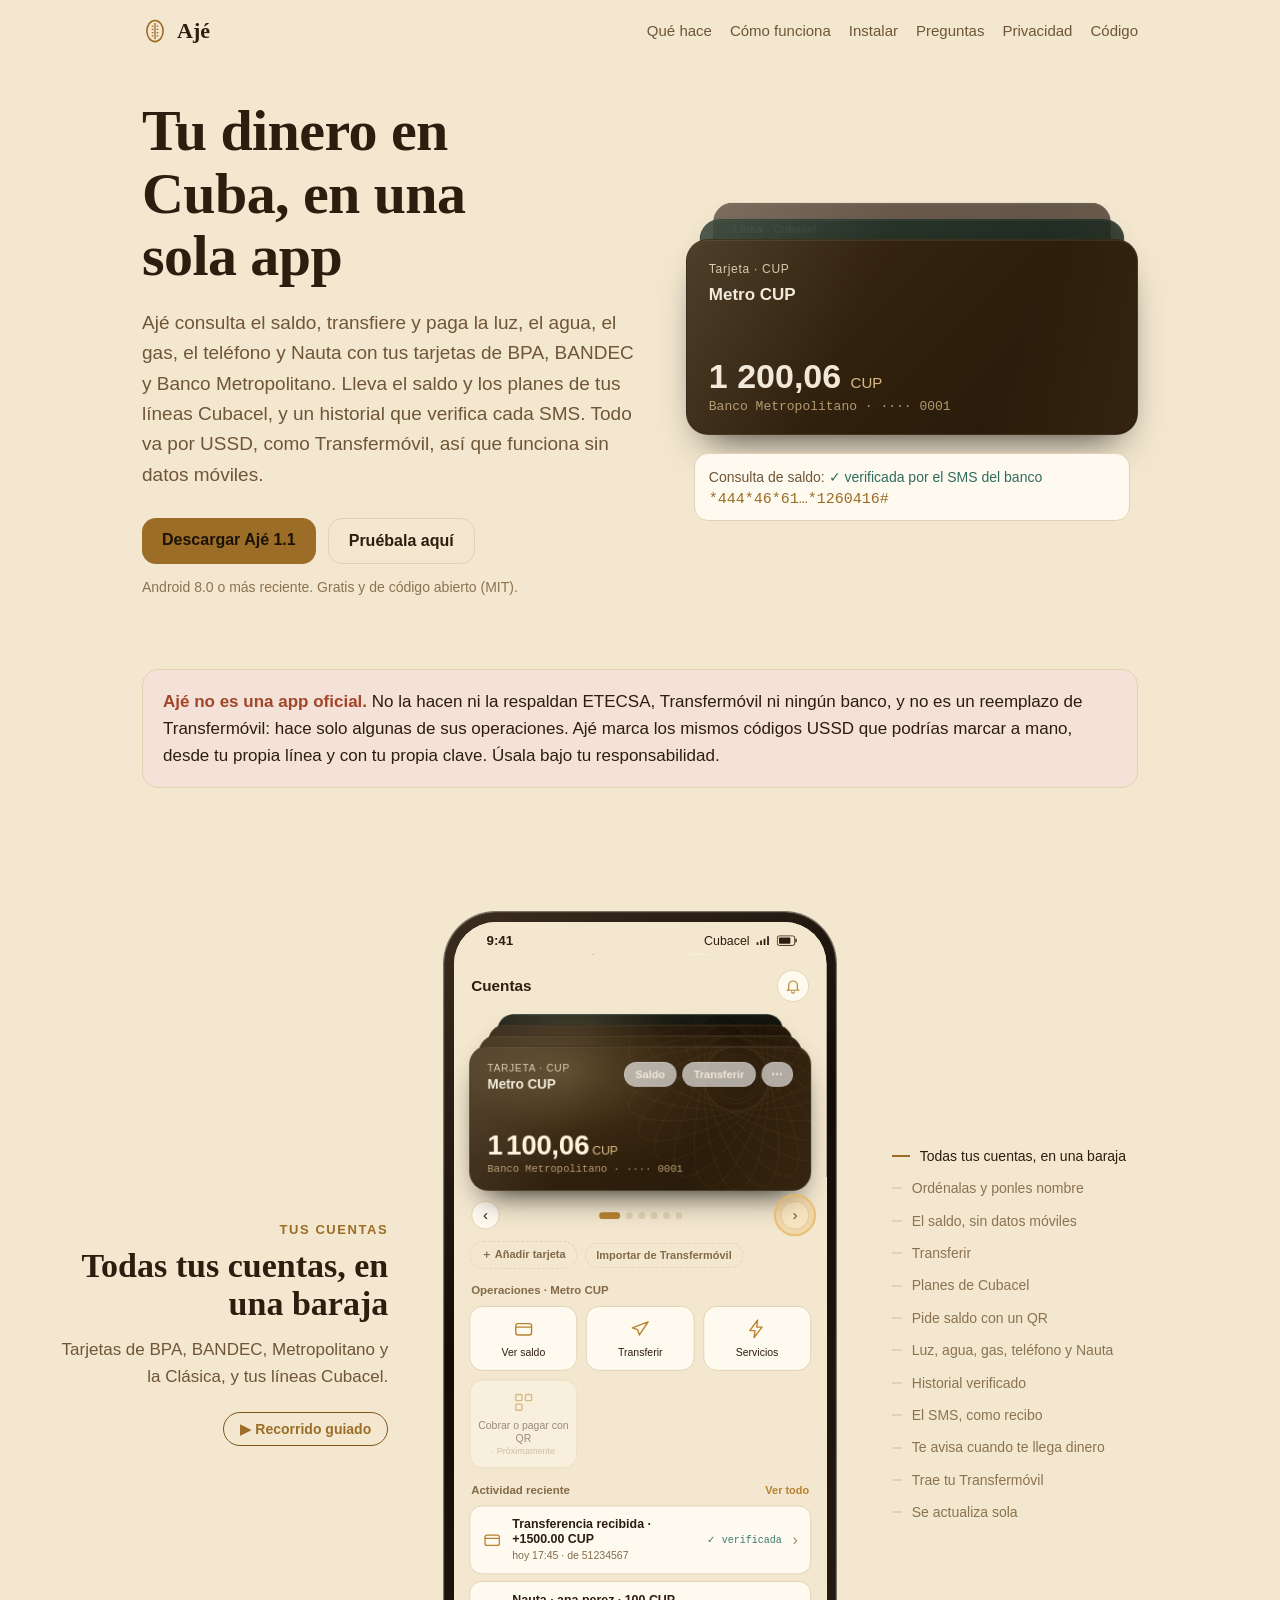
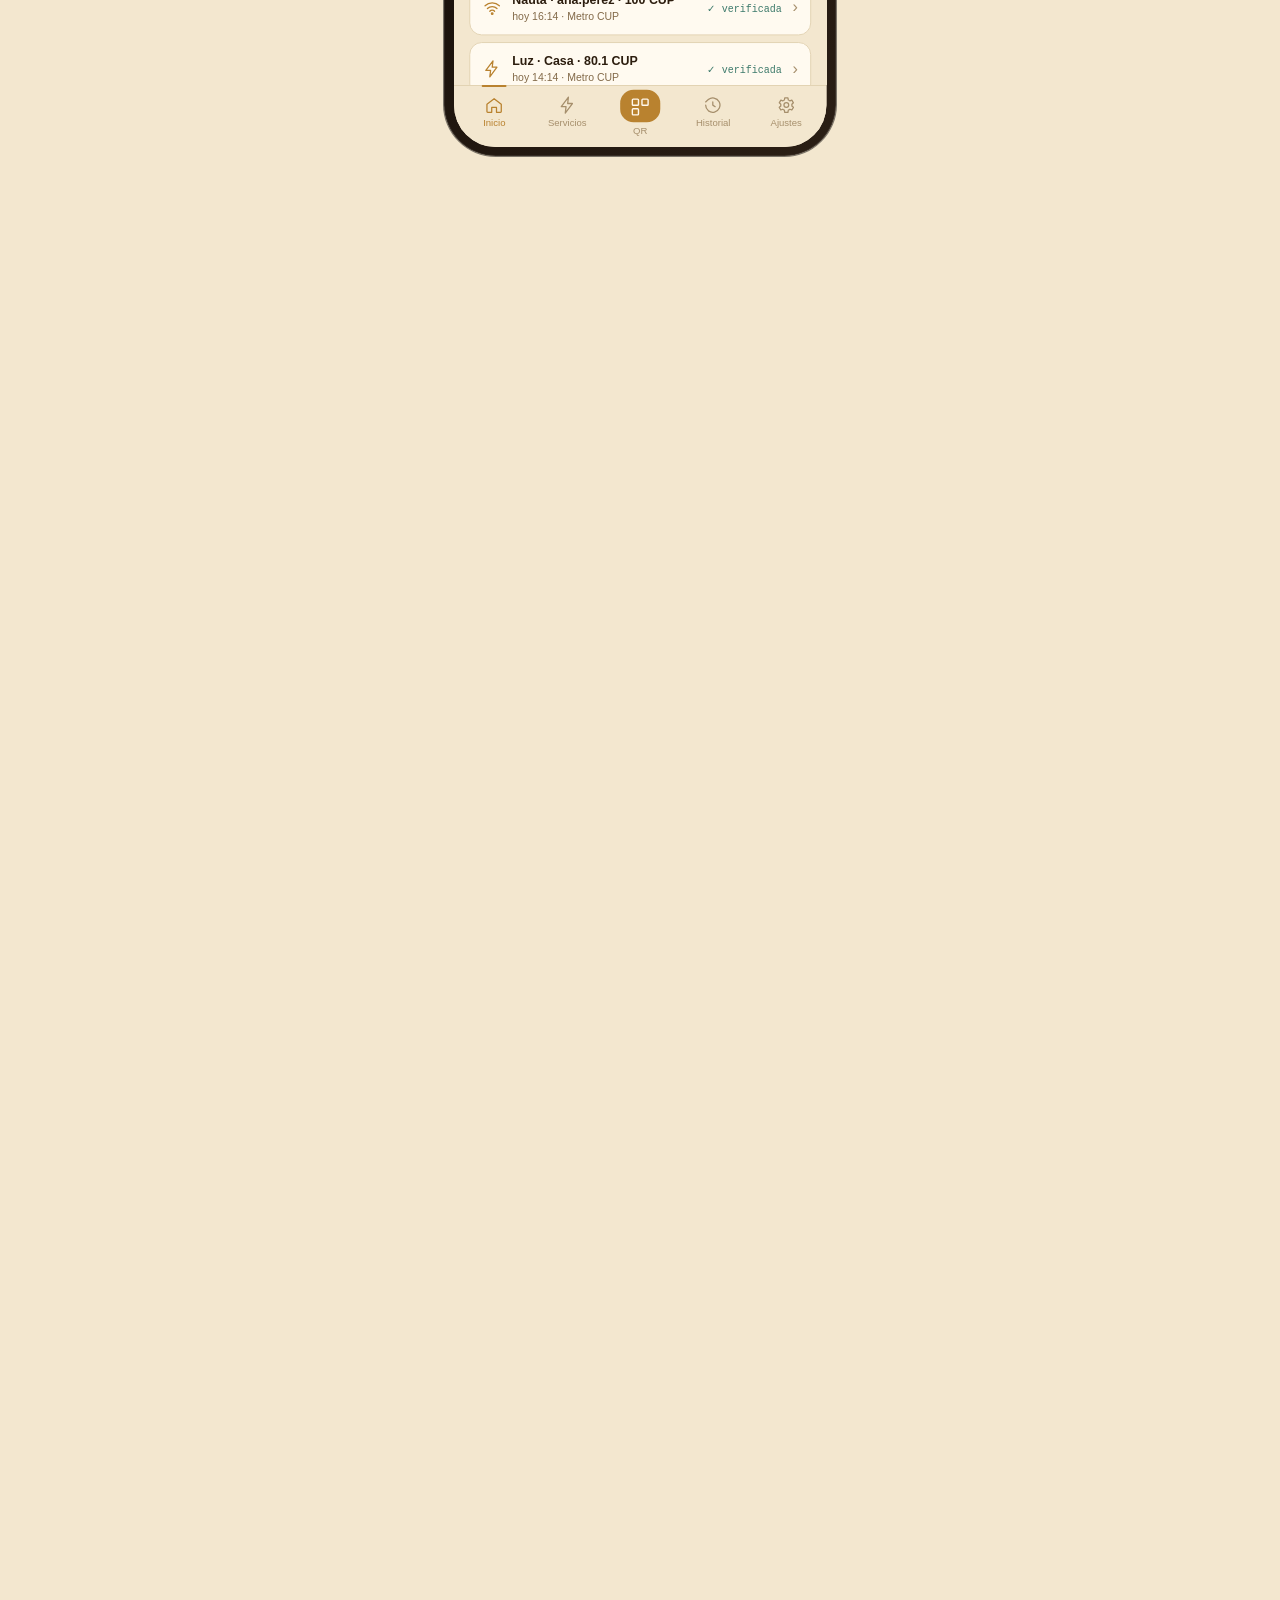
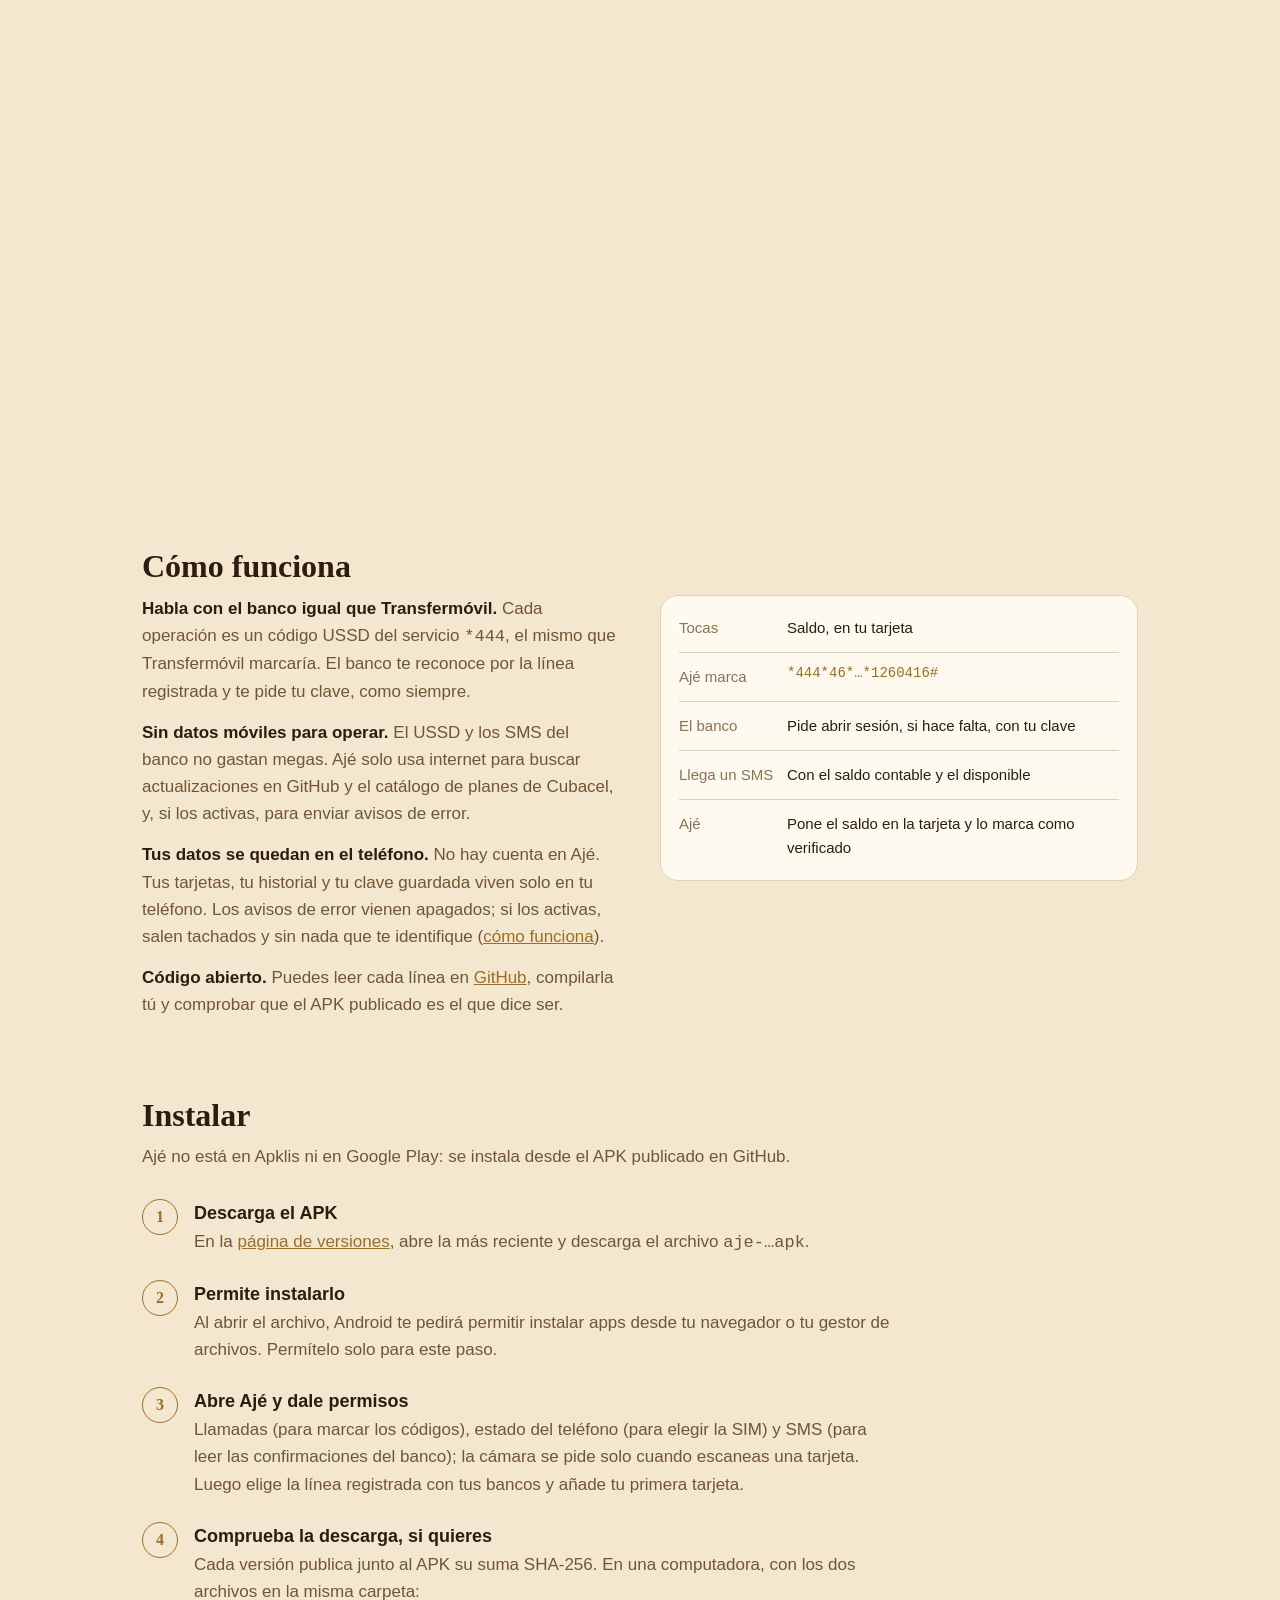
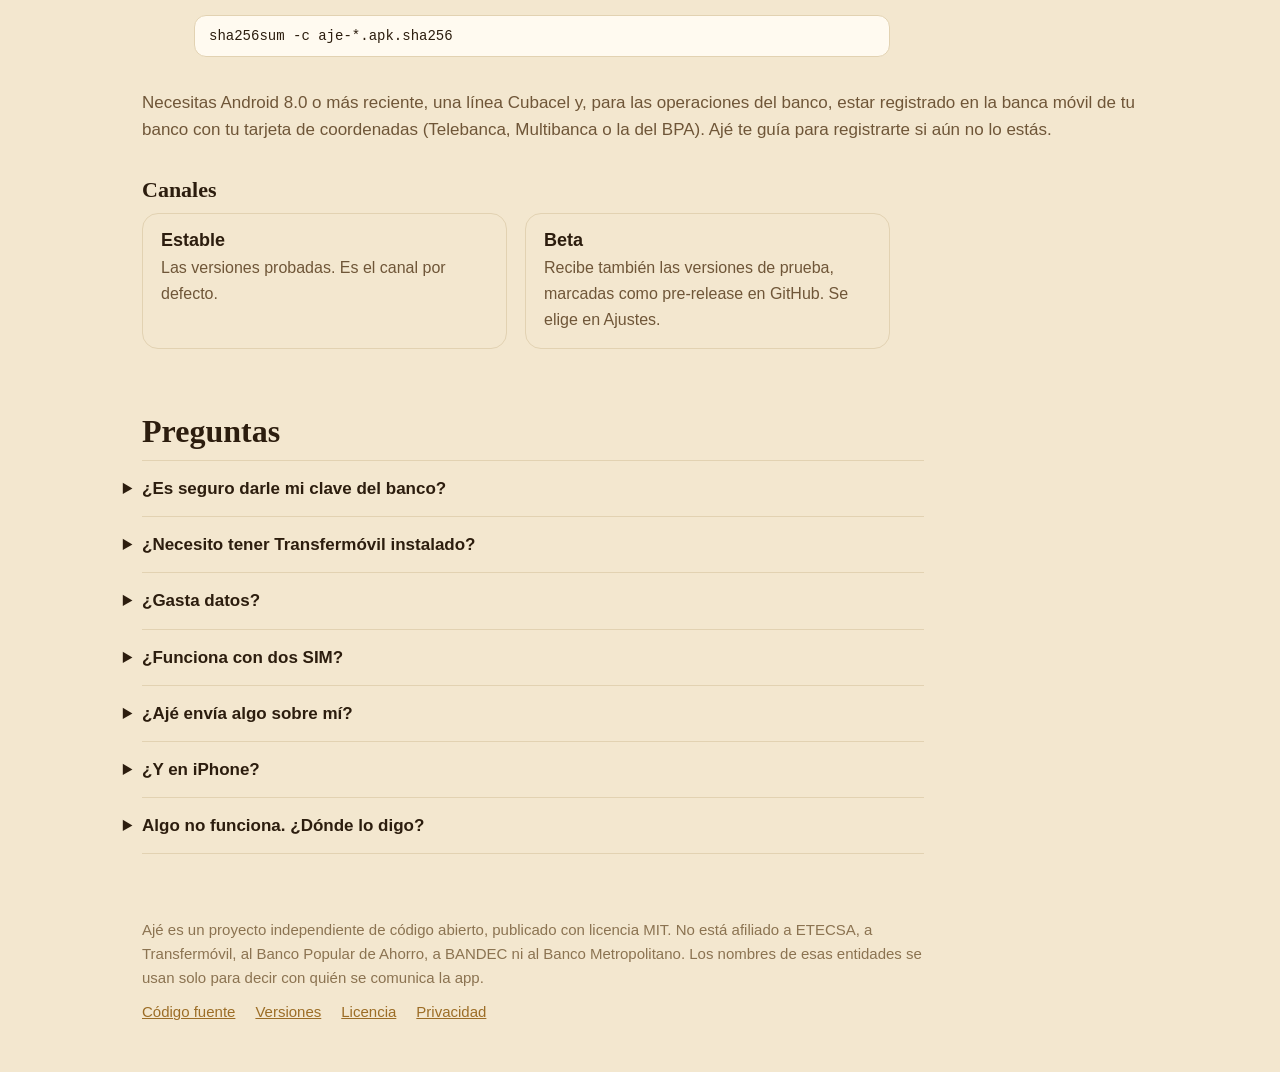
<file: site/index.html>
<!doctype html>
<html lang="es">
<head>
<meta charset="utf-8">
<meta name="viewport" content="width=device-width,initial-scale=1">
<title>Ajé · tu dinero en Cuba, en una app</title>
<meta name="description" content="Ajé es una app Android de código abierto para consultar saldo, transferir y pagar servicios con tus tarjetas de BPA, BANDEC y Banco Metropolitano, y llevar tus líneas Cubacel, por USSD y sin datos móviles. No es una app oficial.">
<meta name="theme-color" content="#17100a">
<style>
:root{
  --bg:#17100a;--surface:#211710;--raised:#2b1f15;--line:#3a2a1b;
  --gold:#e8b765;--gold-deep:#c4914a;--bone:#f1e8d8;--muted:#b09a7d;--faint:#8a765c;
  --river:#5fa391;--river-bg:#16271f;--clay-bg:#2a1611;--clay:#e0937a;
  --serif:"Iowan Old Style","Palatino Linotype",Palatino,"Book Antiqua",Georgia,serif;
  --sans:-apple-system,BlinkMacSystemFont,"Segoe UI",Roboto,"Helvetica Neue",Arial,sans-serif;
  --mono:ui-monospace,"SF Mono",Menlo,Consolas,"Liberation Mono",monospace;
}
@media (prefers-color-scheme:light){
  :root{--bg:#f3e7cf;--surface:#fffaf0;--raised:#f7eeda;--line:#e2d2b2;--gold:#9c6d26;--gold-deep:#7d561c;
    --bone:#2c1d0e;--muted:#6f5638;--faint:#8b7351;--river:#2f6b5c;--river-bg:#e2efe8;--clay-bg:#f4e2d8;--clay:#a2462a}
}
*{box-sizing:border-box}
html{-webkit-text-size-adjust:100%}
body{margin:0;background:var(--bg);color:var(--bone);font:17px/1.6 var(--sans)}
a{color:var(--gold)}
a:focus-visible,button:focus-visible,summary:focus-visible{outline:2px solid var(--gold);outline-offset:3px;border-radius:4px}
.wrap{max-width:1040px;margin:0 auto;padding:0 22px}
header.top{display:flex;align-items:center;gap:14px;padding:18px 0}
.mark{font:600 22px var(--serif);color:var(--bone);text-decoration:none;display:flex;align-items:center;gap:9px}
.mark svg{width:26px;height:26px}
header.top nav{margin-left:auto;display:flex;gap:18px;font-size:15px}
header.top nav a{color:var(--muted);text-decoration:none}
header.top nav a:hover{color:var(--bone)}

/* hero: the deck of cards the app shows, and the code it dials */
.hero{display:grid;grid-template-columns:1.05fr .95fr;gap:44px;align-items:center;padding:38px 0 30px}
h1{font:600 clamp(36px,5.4vw,58px)/1.08 var(--serif);margin:0;letter-spacing:-.01em;max-width:13ch}
.lede{font-size:19px;color:var(--muted);max-width:34em;margin:20px 0 0}
.ctas{display:flex;flex-wrap:wrap;gap:12px;margin-top:28px}
.btn{display:inline-block;padding:13px 20px;border-radius:14px;font:600 16px var(--sans);text-decoration:none}
.btn.gold{background:var(--gold);color:#1d1206}
.btn.ghost{border:1px solid var(--line);color:var(--bone)}
.small{font-size:14px;color:var(--faint);margin-top:12px}

.deck{position:relative;height:330px}
.card{position:absolute;left:0;right:0;height:196px;border-radius:22px;padding:20px 22px;color:#f1e8d8;
  display:flex;flex-direction:column;justify-content:space-between;border:1px solid rgba(255,255,255,.08);
  box-shadow:0 22px 40px -20px rgba(0,0,0,.75),inset 0 1px 0 rgba(255,255,255,.07)}
.card:before{content:"";position:absolute;inset:0;border-radius:inherit;background:linear-gradient(115deg,rgba(255,255,255,.1),transparent 38%,transparent 70%,rgba(232,183,101,.08));pointer-events:none}
.card .kind{font-size:12px;letter-spacing:.06em;color:#d8c8a8}
.card .name{font-weight:600;margin-top:2px}
.card .bal{font:600 34px/1 var(--sans);font-variant-numeric:tabular-nums}
.card .bal small{font-size:15px;color:#d8bb86;font-weight:500}
.card .no{font:13px var(--mono);color:#b49a6f;margin-top:6px}
.c3{top:0;transform:scale(.88);background:linear-gradient(135deg,#352318,#20140b);opacity:.7}
.c2{top:22px;transform:scale(.94);background:linear-gradient(135deg,#243528,#132019);opacity:.88}
.c1{top:48px;background:linear-gradient(135deg,#3a2912,#241708)}
.dial{position:absolute;left:8px;right:8px;bottom:0;background:var(--surface);border:1px solid var(--line);border-radius:14px;padding:12px 14px;font-size:14px;color:var(--muted)}
.dial code{display:block;font:15px var(--mono);color:var(--gold);margin-top:3px;white-space:nowrap;overflow:hidden;text-overflow:ellipsis}
.dial .ok{color:var(--river)}
@media (prefers-reduced-motion:no-preference){
  .c1{animation:rise .9s cubic-bezier(.2,0,0,1) .1s both}
  .dial{animation:fade .6s ease-out .7s both}
  @keyframes rise{from{transform:translateY(26px);opacity:0}}
  @keyframes fade{from{opacity:0}}
}

.notice{margin:26px 0 8px;padding:18px 20px;border-radius:16px;background:var(--clay-bg);color:var(--bone);border:1px solid var(--line)}
.notice p{margin:0;max-width:62em}
.notice b{color:var(--clay)}

section{padding:56px 0 8px}
h2{font:600 32px/1.15 var(--serif);margin:0 0 10px}
.intro{color:var(--muted);max-width:40em;margin:0 0 28px}

.features{display:grid;grid-template-columns:1fr 1fr;gap:6px 48px}
.feat{display:grid;grid-template-columns:34px 1fr;gap:4px 14px;padding:18px 0;border-top:1px solid var(--line)}
.feat svg{width:26px;height:26px;color:var(--gold);margin-top:3px}
.feat h3{font:600 18px var(--sans);margin:0}
.feat p{margin:2px 0 0;color:var(--muted);font-size:16px;grid-column:2}
.tag{display:inline-block;font-size:12px;font-weight:600;border-radius:999px;padding:1px 9px;margin-left:6px;vertical-align:2px;background:var(--river-bg);color:var(--river)}

.how{display:grid;grid-template-columns:1fr 1fr;gap:40px;align-items:start}
.how p{color:var(--muted);margin:0 0 14px}
.how p b{color:var(--bone)}
.flow{background:var(--surface);border:1px solid var(--line);border-radius:18px;padding:8px 18px}
.flow div{display:grid;grid-template-columns:96px 1fr;gap:12px;padding:12px 0;border-bottom:1px solid var(--line);font-size:15px}
.flow div:last-child{border:0}
.flow span{color:var(--faint)}
.flow code{font:14px var(--mono);color:var(--gold);overflow-wrap:anywhere}

ol.steps{list-style:none;counter-reset:s;padding:0;margin:0;max-width:44em}
ol.steps li{counter-increment:s;position:relative;padding:4px 0 24px 52px}
ol.steps li:before{content:counter(s);position:absolute;left:0;top:0;width:34px;height:34px;border-radius:50%;
  border:1px solid var(--gold);color:var(--gold);display:grid;place-items:center;font:600 16px var(--serif)}
ol.steps h3{font:600 18px var(--sans);margin:0 0 4px}
ol.steps p{margin:0;color:var(--muted)}
pre{background:var(--surface);border:1px solid var(--line);border-radius:12px;padding:12px 14px;font:14px var(--mono);color:var(--bone);overflow-x:auto;margin:10px 0 0}
.req{margin-top:8px;color:var(--muted)}

.channels{display:grid;grid-template-columns:1fr 1fr;gap:18px;margin-top:6px;max-width:44em}
.channels div{border:1px solid var(--line);border-radius:16px;padding:16px 18px}
.channels h3{margin:0 0 4px;font:600 18px var(--sans)}
.channels p{margin:0;color:var(--muted);font-size:16px}

details{border-top:1px solid var(--line);padding:14px 0;max-width:46em}
details:last-of-type{border-bottom:1px solid var(--line)}
summary{cursor:pointer;font-weight:600;list-style-position:outside}
details p{color:var(--muted);margin:10px 0 0}

footer{padding:56px 0 40px;color:var(--faint);font-size:15px}
footer p{max-width:52em;margin:0 0 10px}

/* Qué hace: a sticky stage with a big phone running demo.html. Each beat is one screen of scroll;
   reaching it shows its caption and plays its animation in the app. */
.tour{position:relative;margin-top:40px}
.stage{position:sticky;top:0;height:100vh;height:100svh;width:min(1180px,calc(100vw - 44px));margin-left:calc(50% - min(590px,50vw - 22px));
  display:grid;grid-template-columns:1fr auto 1fr;align-items:center;gap:56px}
.caption{justify-self:end;text-align:right;max-width:330px}
.caption .eyebrow{display:block;font:600 13px var(--sans);letter-spacing:.12em;text-transform:uppercase;color:var(--gold)}
.caption h2{font:600 34px/1.12 var(--serif);margin:10px 0 12px}
.caption p{margin:0;color:var(--muted)}
.caption>*{transition:opacity .3s}
.caption.swap>*:not(.guide){opacity:0}
.guide{margin-top:22px;font:600 14px var(--sans);color:var(--gold);background:none;border:1px solid var(--gold-deep);border-radius:999px;padding:8px 16px;cursor:pointer}
.guide.on{background:var(--gold);color:#1d1206;border-color:var(--gold)}
.phone{--s:.86;width:calc(410px * var(--s));height:calc(884px * var(--s));border-radius:calc(54px * var(--s));padding:calc(10px * var(--s));
  background:linear-gradient(145deg,#3b2c1f,#120c07 40%,#2b1f15);box-shadow:inset 0 0 0 1px rgba(255,255,255,.08),0 0 0 1px rgba(0,0,0,.5)}
.screen{width:390px;height:864px;border-radius:44px;overflow:hidden;transform:scale(var(--s));transform-origin:0 0;position:relative;display:flex;flex-direction:column;background:var(--bg)}
.status{height:34px;flex:none;display:flex;justify-content:space-between;align-items:center;padding:4px 30px 0 34px;font:600 14px var(--sans);background:#f3e7cf;color:#2c1d0e}
.status .carrier{display:flex;gap:6px;align-items:center;font-weight:500;font-size:13px}
.status svg{height:11px}
@media (prefers-color-scheme:dark){.status{background:#17100a;color:#f1e8d8}}
.screen iframe{border:0;width:390px;flex:1;display:block;pointer-events:none}
.finger{position:absolute;left:0;top:0;width:44px;height:44px;border-radius:50%;pointer-events:none;opacity:0;
  background:rgba(232,183,101,.32);border:2px solid rgba(232,183,101,.85);transition:transform .45s cubic-bezier(.2,0,0,1),opacity .25s}
.finger.press{background:rgba(232,183,101,.6);scale:.82}
.index{list-style:none;margin:0;padding:0;justify-self:start;font-size:14px;counter-reset:b}
.index li{margin:0}
.index button{font:inherit;color:var(--faint);background:none;border:0;padding:5px 0;cursor:pointer;text-align:left;display:flex;gap:10px;align-items:center}
.index button::before{content:"";width:10px;height:2px;background:var(--line);transition:width .3s,background .3s}
.index .on button{color:var(--bone)}
.index .on button::before{width:18px;background:var(--gold)}
.beats{margin-top:-100vh;margin-top:-100svh;pointer-events:none}
.beat{height:100vh;height:100svh}
.beat>*{position:absolute;width:1px;height:1px;overflow:hidden;clip-path:inset(50%);white-space:nowrap}
@media (max-width:900px){
  .stage{width:auto;margin-left:0;grid-template-columns:1fr;grid-template-rows:auto 1fr;gap:10px;align-items:start;padding:14px 0 12px}
  .caption{justify-self:stretch;text-align:center;max-width:none;height:132px;overflow:hidden}
  .caption h2{font-size:22px;margin:4px 0 4px;white-space:nowrap;overflow:hidden;text-overflow:ellipsis}
  .caption p{font-size:15px;line-height:1.4;display:-webkit-box;-webkit-line-clamp:2;-webkit-box-orient:vertical;overflow:hidden;min-height:2.8em}
  .guide{margin-top:8px;padding:5px 12px;font-size:13px}
  .phone{justify-self:center;align-self:start}
  .index{display:none}
}
@media (prefers-reduced-motion:reduce){.finger,.caption>*{transition:none}}
@media (max-width:820px){
  .hero,.how{grid-template-columns:1fr;gap:30px}
  .features,.channels{grid-template-columns:1fr}
  header.top nav{display:none}
  .deck{height:310px;max-width:400px}
}
</style>
</head>
<body>
<div class="wrap">

<header class="top">
  <a class="mark" href="#">
    <svg viewBox="0 0 32 32" aria-hidden="true"><ellipse cx="16" cy="16" rx="10" ry="13" fill="none" stroke="currentColor" stroke-width="2" style="color:var(--gold)"/><path d="M16 6v20M12 10h2M12 14h2M12 18h2M12 22h2M18 10h2M18 14h2M18 18h2M18 22h2" stroke="currentColor" stroke-width="1.6" style="color:var(--gold)"/></svg>
    Ajé
  </a>
  <nav aria-label="Secciones">
    <a href="#que-hace">Qué hace</a>
    <a href="#como-funciona">Cómo funciona</a>
    <a href="#instalar">Instalar</a>
    <a href="#preguntas">Preguntas</a>
    <a href="privacidad">Privacidad</a>
    <a href="https://github.com/apiad/aje">Código</a>
  </nav>
</header>

<main>
<div class="hero">
  <div>
    <h1>Tu dinero en Cuba, en una sola app</h1>
    <p class="lede">Ajé consulta el saldo, transfiere y paga la luz, el agua, el gas, el teléfono y Nauta con tus tarjetas de BPA, BANDEC y Banco Metropolitano. Lleva el saldo y los planes de tus líneas Cubacel, y un historial que verifica cada SMS. Todo va por USSD, como Transfermóvil, así que funciona sin datos móviles.</p>
    <div class="ctas">
      <a class="btn gold" href="https://github.com/apiad/aje/releases/latest">Descargar Ajé 1.1</a>
      <a class="btn ghost" id="try-tour" href="#que-hace">Pruébala aquí</a>
    </div>
    <p class="small">Android 8.0 o más reciente. Gratis y de código abierto (MIT).</p>
  </div>
  <div class="deck" aria-label="Así se ven tus cuentas en Ajé (datos de ejemplo)">
    <div class="card c3"><div><div class="kind">Línea · Cubacel</div><div class="name">SIM 1</div></div><div><div class="bal">185,00 <small>CUP</small></div></div></div>
    <div class="card c2"><div><div class="kind">Tarjeta · USD</div><div class="name">BANDEC MLC</div></div><div><div class="bal">215,40 <small>USD</small></div></div></div>
    <div class="card c1"><div><div class="kind">Tarjeta · CUP</div><div class="name">Metro CUP</div></div><div><div class="bal">1 200,06 <small>CUP</small></div><div class="no">Banco Metropolitano · ···· 0001</div></div></div>
    <div class="dial">Consulta de saldo: <span class="ok">✓ verificada por el SMS del banco</span><code>*444*46*61…*1260416#</code></div>
  </div>
</div>

<div class="notice" role="note">
  <p><b>Ajé no es una app oficial.</b> No la hacen ni la respaldan ETECSA, Transfermóvil ni ningún banco, y no es un reemplazo de Transfermóvil: hace solo algunas de sus operaciones. Ajé marca los mismos códigos USSD que podrías marcar a mano, desde tu propia línea y con tu propia clave. Úsala bajo tu responsabilidad.</p>
</div>

<section id="que-hace" class="tour" aria-label="Qué hace Ajé, en la app">
  <div class="stage">
    <div class="caption" aria-live="polite">
      <span class="eyebrow" id="cap-eyebrow"></span>
      <h2 id="cap-title"></h2>
      <p id="cap-text"></p>
      <button type="button" class="guide" id="guide">▶ Recorrido guiado</button>
    </div>
    <div class="phone" id="phone" aria-hidden="true">
      <div class="screen" id="screen">
        <div class="status"><span>9:41</span><span class="carrier">Cubacel <svg viewBox="0 0 18 12"><path d="M1 11h2V8H1zm4 0h2V6H5zm4 0h2V4H9zm4 0h2V1h-2z" fill="currentColor"/></svg> <svg viewBox="0 0 24 12"><rect x=".5" y=".5" width="20" height="11" rx="2.5" fill="none" stroke="currentColor"/><rect x="2.5" y="2.5" width="13" height="7" rx="1" fill="currentColor"/><path d="M22 4v4" stroke="currentColor" stroke-width="1.5"/></svg></span></div>
        <iframe id="demo" src="demo.html#/home" title="Ajé con datos de ejemplo" tabindex="-1" allow="camera 'none'; microphone 'none'"></iframe>
        <div class="finger" id="finger"></div>
      </div>
    </div>
    <ol class="index" id="index" aria-label="Pasos"></ol>
  </div>

  <div class="beats">
    <article class="beat" data-play="deck" data-eyebrow="Tus cuentas"><h3>Todas tus cuentas, en una baraja</h3><p>Tarjetas de BPA, BANDEC, Metropolitano y la Clásica, y tus líneas Cubacel.</p></article>
    <article class="beat" data-play="edit" data-eyebrow="Tus cuentas" data-new><h3>Ordénalas y ponles nombre</h3><p>Alias, orden, la tarjeta por defecto, o quitarla.</p></article>
    <article class="beat" data-play="balance" data-eyebrow="Tus cuentas"><h3>El saldo, sin datos móviles</h3><p>Ajé marca el USSD del banco y el SMS lo verifica.</p></article>
    <article class="beat" data-play="transfer" data-eyebrow="Mover dinero"><h3>Transferir</h3><p>Confirmas en el marcador, como siempre; el SMS del banco la verifica.</p></article>
    <article class="beat" data-play="plans" data-eyebrow="Mover dinero"><h3>Planes de Cubacel</h3><p>Del catálogo, con el saldo de la línea; Cubacel confirma por SMS.</p></article>
    <article class="beat" data-play="charge" data-eyebrow="Mover dinero"><h3>Pide saldo con un QR</h3><p>Quien lo escanea te paga, y el cobro se cierra solo.</p></article>
    <article class="beat" data-play="pay" data-eyebrow="Pagar servicios" data-new><h3>Luz, agua, gas, teléfono y Nauta</h3><p>Ajé pregunta si debes y pagas con un toque.</p></article>
    <article class="beat" data-play="settle" data-eyebrow="Saber qué pasó" data-new><h3>Historial verificado</h3><p>Revisar SMS pone al día lo que pasó con la app cerrada.</p></article>
    <article class="beat" data-play="receipt" data-eyebrow="Saber qué pasó" data-new><h3>El SMS, como recibo</h3><p>Discreto: esconde tu nombre y tu saldo.</p></article>
    <article class="beat" data-play="received" data-eyebrow="Saber qué pasó"><h3>Te avisa cuando te llega dinero</h3><p>Aunque la app esté cerrada, con el nombre del contacto.</p></article>
    <article class="beat" data-play="import" data-eyebrow="Sin empezar de cero"><h3>Trae tu Transfermóvil</h3><p>Tarjetas, destinatarios y contratos, desde su respaldo.</p></article>
    <article class="beat" data-play="settings" data-eyebrow="Sin empezar de cero" data-new><h3>Se actualiza sola</h3><p>Busca versiones firmadas, ahora también en segundo plano.</p></article>
  </div>
</section>

<section id="como-funciona">
  <h2>Cómo funciona</h2>
  <div class="how">
    <div>
      <p><b>Habla con el banco igual que Transfermóvil.</b> Cada operación es un código USSD del servicio <code>*444</code>, el mismo que Transfermóvil marcaría. El banco te reconoce por la línea registrada y te pide tu clave, como siempre.</p>
      <p><b>Sin datos móviles para operar.</b> El USSD y los SMS del banco no gastan megas. Ajé solo usa internet para buscar actualizaciones en GitHub y el catálogo de planes de Cubacel, y, si los activas, para enviar avisos de error.</p>
      <p><b>Tus datos se quedan en el teléfono.</b> No hay cuenta en Ajé. Tus tarjetas, tu historial y tu clave guardada viven solo en tu teléfono. Los avisos de error vienen apagados; si los activas, salen tachados y sin nada que te identifique (<a href="privacidad">cómo funciona</a>).</p>
      <p><b>Código abierto.</b> Puedes leer cada línea en <a href="https://github.com/apiad/aje">GitHub</a>, compilarla tú y comprobar que el APK publicado es el que dice ser.</p>
    </div>
    <div class="flow" aria-label="Una consulta de saldo, paso a paso">
      <div><span>Tocas</span>Saldo, en tu tarjeta</div>
      <div><span>Ajé marca</span><code>*444*46*…*1260416#</code></div>
      <div><span>El banco</span>Pide abrir sesión, si hace falta, con tu clave</div>
      <div><span>Llega un SMS</span>Con el saldo contable y el disponible</div>
      <div><span>Ajé</span>Pone el saldo en la tarjeta y lo marca como verificado</div>
    </div>
  </div>
</section>

<section id="instalar">
  <h2>Instalar</h2>
  <p class="intro">Ajé no está en Apklis ni en Google Play: se instala desde el APK publicado en GitHub.</p>
  <ol class="steps">
    <li><h3>Descarga el APK</h3><p>En la <a href="https://github.com/apiad/aje/releases">página de versiones</a>, abre la más reciente y descarga el archivo <code>aje-…apk</code>.</p></li>
    <li><h3>Permite instalarlo</h3><p>Al abrir el archivo, Android te pedirá permitir instalar apps desde tu navegador o tu gestor de archivos. Permítelo solo para este paso.</p></li>
    <li><h3>Abre Ajé y dale permisos</h3><p>Llamadas (para marcar los códigos), estado del teléfono (para elegir la SIM) y SMS (para leer las confirmaciones del banco); la cámara se pide solo cuando escaneas una tarjeta. Luego elige la línea registrada con tus bancos y añade tu primera tarjeta.</p></li>
    <li><h3>Comprueba la descarga, si quieres</h3><p>Cada versión publica junto al APK su suma SHA-256. En una computadora, con los dos archivos en la misma carpeta:</p><pre>sha256sum -c aje-*.apk.sha256</pre></li>
  </ol>
  <p class="req">Necesitas Android 8.0 o más reciente, una línea Cubacel y, para las operaciones del banco, estar registrado en la banca móvil de tu banco con tu tarjeta de coordenadas (Telebanca, Multibanca o la del BPA). Ajé te guía para registrarte si aún no lo estás.</p>

  <h3 style="font:600 22px var(--serif);margin:34px 0 10px">Canales</h3>
  <div class="channels">
    <div><h3>Estable</h3><p>Las versiones probadas. Es el canal por defecto.</p></div>
    <div><h3>Beta</h3><p>Recibe también las versiones de prueba, marcadas como pre-release en GitHub. Se elige en Ajustes.</p></div>
  </div>
</section>

<section id="preguntas">
  <h2>Preguntas</h2>
  <details>
    <summary>¿Es seguro darle mi clave del banco?</summary>
    <p>Ajé solo pone la clave dentro del código que marca, igual que si la escribieras tú en el marcador. No la guarda salvo que lo pidas, y entonces queda cifrada con una llave del propio teléfono que exige tu huella o tu bloqueo de pantalla. Solo viaja al banco, dentro del código que marca, y a ningún otro sitio.</p>
  </details>
  <details>
    <summary>¿Necesito tener Transfermóvil instalado?</summary>
    <p>No. Ajé habla directamente con el banco por USSD. Para las operaciones que Ajé no hace todavía, sigue usando Transfermóvil.</p>
  </details>
  <details>
    <summary>¿Gasta datos?</summary>
    <p>Las operaciones no: van por USSD y SMS. Solo usan internet las actualizaciones, unos 7 MB por versión, y el catálogo de planes de Cubacel y los avisos de error si los activas, unos pocos KB cada uno.</p>
  </details>
  <details>
    <summary>¿Funciona con dos SIM?</summary>
    <p>Sí. Eliges una vez qué línea está registrada con tus bancos, y Ajé hace siempre las operaciones del banco desde esa SIM. El saldo móvil se consulta en cada línea.</p>
  </details>
  <details>
    <summary>¿Ajé envía algo sobre mí?</summary>
    <p>Solo si activas los avisos de error, al abrirla por primera vez o en Ajustes. Entonces envía errores y la forma de los mensajes del banco que no sabe leer, con los números y los nombres tachados en el teléfono y sin ningún identificador. Cualquiera puede descargar todo lo recibido. Los detalles están en la <a href="privacidad">página de privacidad</a>.</p>
  </details>
  <details>
    <summary>¿Y en iPhone?</summary>
    <p>No. iOS no deja que una app marque códigos USSD ni lea sus respuestas o los SMS del banco.</p>
  </details>
  <details>
    <summary>Algo no funciona. ¿Dónde lo digo?</summary>
    <p>Abre un issue en <a href="https://github.com/apiad/aje/issues">GitHub</a> diciendo qué hiciste, qué esperabas y qué pasó. Nunca pegues tu número de tarjeta completo ni tu clave.</p>
  </details>
</section>
</main>

<footer>
  <p>Ajé es un proyecto independiente de código abierto, publicado con licencia MIT. No está afiliado a ETECSA, a Transfermóvil, al Banco Popular de Ahorro, a BANDEC ni al Banco Metropolitano. Los nombres de esas entidades se usan solo para decir con quién se comunica la app.</p>
  <p style="display:flex;gap:20px;flex-wrap:wrap"><a href="https://github.com/apiad/aje">Código fuente</a><a href="https://github.com/apiad/aje/releases">Versiones</a><a href="https://github.com/apiad/aje/blob/main/LICENSE">Licencia</a><a href="privacidad">Privacidad</a></p>
</footer>
</div>
<script>
// Qué hace: the phone runs demo.html, the app against its mock. Each beat plays a short script in it,
// a finger tapping and typing as a person would. The guided tour plays them in order and scrolls on;
// any scroll, key or touch by the visitor ends the tour.
(() => {
  const frame = document.getElementById("demo");
  const phone = document.getElementById("phone");
  const finger = document.getElementById("finger");
  const caption = document.querySelector(".caption");
  const guide = document.getElementById("guide");
  const index = document.getElementById("index");
  const beats = [...document.querySelectorAll(".beat")];
  const STOP = Symbol("stop");
  const app = () => frame.contentWindow;
  const doc = () => app().document;
  const dev = () => app()?.ajeDev;
  const q = (sel) => doc().querySelector(sel);
  const all = (sel) => [...doc().querySelectorAll(sel)];
  const withText = (sel, text) => all(sel).find((e) => e.textContent.includes(text));
  const sleep = (ms, t) => new Promise((ok, no) => setTimeout(() => (t.dead ? no(STOP) : ok()), ms));
  async function until(fn, t, ms = 12000) {
    for (const end = Date.now() + ms; ;) {
      if (t.dead) throw STOP;
      const v = fn();
      if (v) return v;
      if (Date.now() > end) throw new Error("timed out");
      await sleep(120, t);
    }
  }
  // A wait that may run out without ending the play; stopping still ends it.
  const soft = (p) => p.catch((e) => { if (e === STOP) throw e; });
  const go = (r) => { app().location.hash = "#/" + r; };
  const esc = () => doc().dispatchEvent(new (app().KeyboardEvent)("keydown", { key: "Escape" }));
  const lift = () => { finger.style.opacity = "0"; };
  const card = () => dev().store.state.cards[0].id;
  const front = () => `#deck .acct[data-id="card:${card()}"]`;

  async function tap(target, t) {
    const el = typeof target === "string" ? await until(() => q(target), t) : target;
    if (!el) throw new Error(`nothing to tap: ${target}`);
    el.scrollIntoView({ block: "nearest" });
    await sleep(60, t);
    const r = el.getBoundingClientRect();
    finger.style.opacity = "1";
    finger.style.transform = `translate(${r.left + r.width / 2 - 22}px,${34 + r.top + r.height / 2 - 22}px)`;
    await sleep(520, t);
    finger.classList.add("press");
    await sleep(150, t);
    finger.classList.remove("press");
    el.click();
    await sleep(380, t);
  }
  async function type(sel, text, t) {
    const el = await until(() => q(sel), t);
    await tap(el, t);
    const put = (v) => { el.value = v; el.dispatchEvent(new (app().Event)("input", { bubbles: true })); };
    put("");
    for (const ch of text) { put(el.value + ch); await sleep(75, t); }
    await sleep(250, t);
  }
  // The PIN sheet comes when the mock's bank asks for a session; any four digits open it.
  async function pinIfAsked(t) {
    await soft(until(() => q("#sheet"), t, 3000));
    const seen = await soft(until(() => q("#pin") || q('#bill-result:not([data-state="sent"])') || !q("#sheet"), t, 8000));
    if (seen?.id === "pin") { await type("#pin", "1234", t); await tap("#pin-submit", t); }
    lift();
  }
  const TRANSFER_SMS = "Banco Metropolitano:  La Transferencia fue completada. \n Fecha: 1/2/2026 \n Beneficiario: 9200XXXXXXXX0001 \n" +
    " Ordenante: CUP \n Monto: 100.00 CUP \n Nro. Transaccion: AB0000XYZ0001 \n Saldo restante: CR 1134.56 CUP ";

  const PLAYS = {
    async deck(t) {
      go("home"); await sleep(900, t);
      for (let i = 0; i < 3; i++) { await tap('#deck [aria-label="Cuenta siguiente"]', t); await sleep(650, t); }
      for (let i = 0; i < 3; i++) await tap('#deck [aria-label="Cuenta anterior"]', t);
    },
    async edit(t) {
      go("home"); await sleep(900, t);
      await tap(`${front()} [data-action="edit"]`, t); await sleep(500, t);
      await type("#edit-alias", "Metro casa", t);
      await tap("#edit-save", t); lift();
      await soft(until(() => !q("#sheet"), t, 4000)); await sleep(1200, t);
    },
    async balance(t) {
      go("home"); await sleep(900, t);
      await tap(`${front()} [data-action="balance"]`, t);
      await pinIfAsked(t);
      await soft(until(() => !q("#sheet"), t, 12000)); await sleep(1500, t);
    },
    async transfer(t) {
      go(`transfer?card=${card()}`); await sleep(900, t);
      await type("#tr-to", "9200 9500 0000 0001", t);
      await type("#tr-amount", "100", t);
      await tap("#tr-submit", t); lift();
      await soft(until(() => q("#sheet .status")?.textContent.includes("marcador"), t, 6000)); await sleep(1600, t);
      dev().bridge.injectSms("PAGOxMOVIL", TRANSFER_SMS);
      await soft(until(() => q("#sheet .status")?.textContent.includes("Verificada"), t, 8000)); await sleep(2000, t);
    },
    async plans(t) {
      go("plans?sub=3"); await sleep(1000, t);
      await tap("#plan-1-2", t); await sleep(900, t);
      await tap("#plan-buy", t); lift();
      await soft(until(() => q('#plan-result[data-outcome="bought"]'), t, 12000)); await sleep(2000, t);
    },
    async charge(t) {
      go("line-charge?sub=3"); await sleep(1000, t);
      if (q("#lc-number")) await type("#lc-number", "5555 5555", t);
      if (q("#lc-amount")) await type("#lc-amount", "25", t);
      await tap("#lc-show", t); lift(); await sleep(2200, t);
      dev().bridge.lineReceived();
      await soft(until(() => q("#lc-status")?.textContent.includes("Recibido"), t, 8000)); await sleep(2000, t);
    },
    async pay(t) {
      go("pay"); await sleep(1000, t);
      const row = () => all("#bills [data-bill]").find((r) => r.textContent.includes("Casa"));
      await tap(row().querySelector("[data-debt]"), t);
      await pinIfAsked(t);
      await soft(until(() => !q("#sheet"), t, 12000)); await sleep(1100, t);
      const pay = row()?.querySelector("[data-pay]");
      if (pay) { await tap(pay, t); lift(); await soft(until(() => !q("#sheet"), t, 12000)); }
      await sleep(2000, t);
    },
    async settle(t) {
      go("history"); await sleep(1000, t);
      await tap("#settle", t); lift();
      await soft(until(() => q("#settle-note")?.textContent.trim(), t, 8000)); await sleep(2400, t);
    },
    async receipt(t) {
      go("history"); await sleep(900, t);
      await tap(all('#history .row[data-state="verified"]').find((r) => r.textContent.trim().startsWith("Luz")), t);
      lift(); await sleep(2600, t);
    },
    async received(t) {
      go("home"); await sleep(1000, t);
      dev().bridge.cardReceived();
      await soft(until(() => q("#bell .count"), t, 6000)); await sleep(1000, t);
      await tap("#bell", t); lift(); await sleep(2600, t);
    },
    async import(t) { go("import"); await sleep(2600, t); },
    async settings(t) {
      go("settings"); await sleep(1000, t);
      const check = withText("#settings button", "Buscar actualización");
      if (check) { await tap(check, t); lift(); }
      await sleep(2400, t);
    },
  };

  let current = -1;
  let run = { dead: true };
  let touring = false;
  async function play(i) {
    run.dead = true;
    const t = (run = { dead: false });
    lift();
    try {
      await until(() => dev()?.store, t, 20000);
      esc();
      await PLAYS[beats[i].dataset.play](t);
    } catch (e) {
      if (e === STOP) return;
      console.warn("demo:", beats[i].dataset.play, e);
    }
    lift();
    if (touring && !t.dead) advance(i);
  }
  function show(i) {
    if (i === current) return;
    current = i;
    const b = beats[i];
    caption.classList.add("swap");
    setTimeout(() => {
      document.getElementById("cap-eyebrow").textContent = b.dataset.eyebrow + ("new" in b.dataset ? " · nuevo en 1.1" : "");
      document.getElementById("cap-title").textContent = b.querySelector("h3").textContent;
      document.getElementById("cap-text").textContent = b.querySelector("p").textContent;
      caption.classList.remove("swap");
    }, 200);
    [...index.children].forEach((li, k) => li.classList.toggle("on", k === i));
    play(i);
  }
  const top = (i) => beats[i].getBoundingClientRect().top + scrollY;
  const smooth = () => (matchMedia("(prefers-reduced-motion: reduce)").matches ? "auto" : "smooth");
  function pick() {
    const i = Math.floor((scrollY - top(0)) / innerHeight + 0.5);
    show(Math.max(0, Math.min(beats.length - 1, i)));
  }
  function setTour(on) {
    touring = on;
    guide.classList.toggle("on", on);
    guide.textContent = on ? "■ Detener el recorrido" : "▶ Recorrido guiado";
  }
  function advance(i) {
    if (i + 1 >= beats.length) return setTour(false);
    setTimeout(() => { if (touring) scrollTo({ top: top(i + 1), behavior: smooth() }); }, 700);
  }
  function startTour() {
    setTour(true);
    if (Math.abs(scrollY - top(0)) < 4 && current === 0) return play(0);
    current = -1;
    scrollTo({ top: top(0), behavior: smooth() });
  }
  // The visitor's own hand ends the tour; the tour's scrolling makes none of these events.
  for (const ev of ["wheel", "touchstart", "keydown", "mousedown"]) addEventListener(ev, (e) => {
    if (touring && !(ev === "mousedown" && e.target.closest?.("#guide, #try-tour"))) setTour(false);
  }, { passive: true });
  guide.addEventListener("click", () => (touring ? setTour(false) : startTour()));
  for (const a of document.querySelectorAll("#try-tour")) a.addEventListener("click", (e) => { e.preventDefault(); startTour(); });

  beats.forEach((b, k) => {
    const li = document.createElement("li");
    const btn = document.createElement("button");
    btn.type = "button";
    btn.textContent = b.querySelector("h3").textContent;
    btn.addEventListener("click", () => { setTour(false); scrollTo({ top: top(k), behavior: smooth() }); });
    li.append(btn);
    index.append(li);
  });

  // The phone fills the window's height beside the caption, or below it on a narrow screen.
  function fit() {
    const narrow = matchMedia("(max-width:900px)").matches;
    const room = narrow ? innerHeight - caption.offsetHeight - 40 : innerHeight - 56;
    const s = Math.max(.4, Math.min(room / 884, (innerWidth - 24) / 410, 1));
    phone.style.setProperty("--s", s.toFixed(3));
  }
  addEventListener("scroll", () => requestAnimationFrame(pick), { passive: true });
  addEventListener("resize", () => { fit(); pick(); });
  // A reload of the frame (not expected, but cheap) replays the beat on screen.
  frame.addEventListener("load", () => { if (current >= 0) play(current); });
  fit();
  pick();
})();
</script>
</body>
</html>
</file>
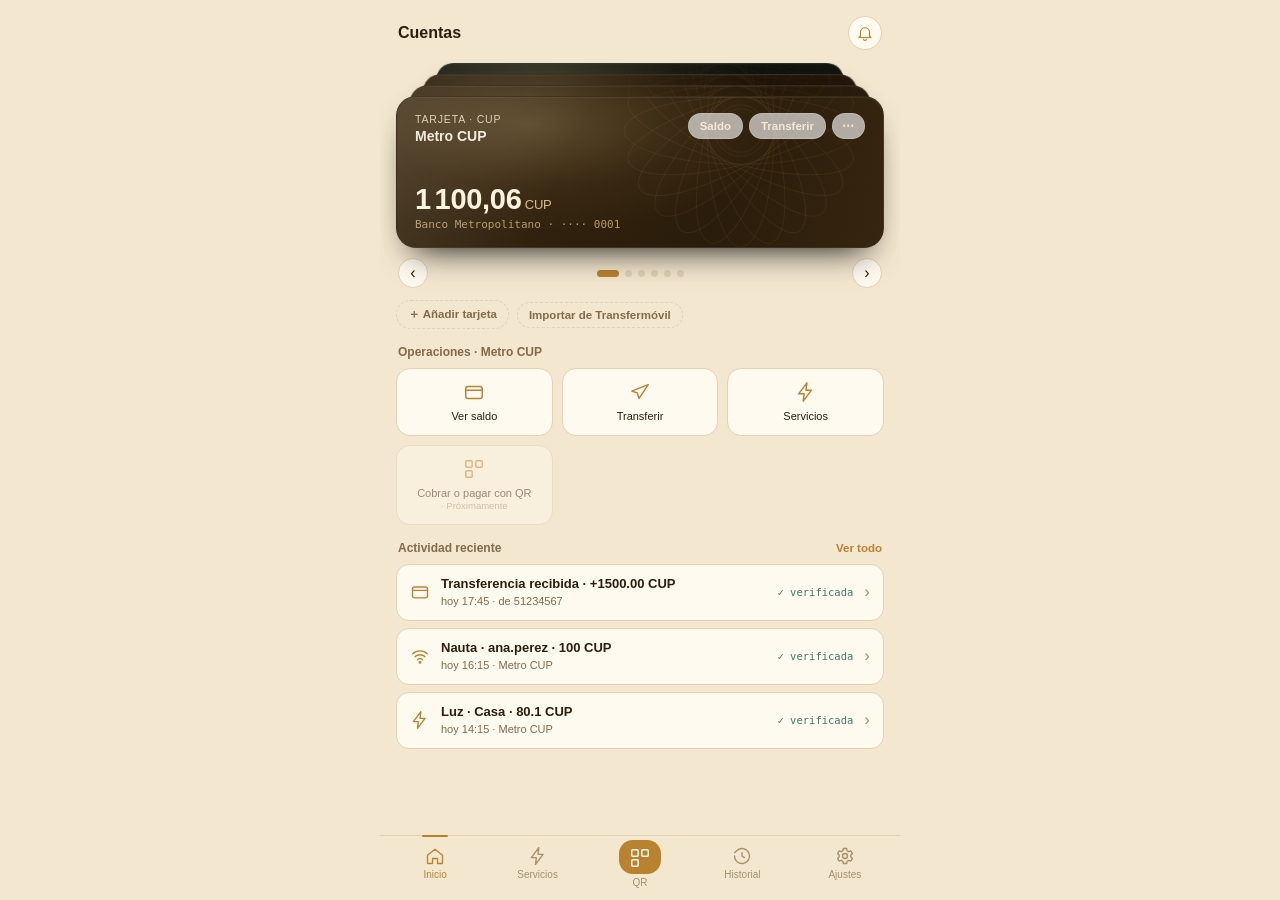
<file: site/demo.html>
<!doctype html>
<html lang="es">
<head>
<meta charset="utf-8">
<meta name="viewport" content="width=device-width,initial-scale=1,viewport-fit=cover">
<title>Ajé</title>
<script>
(() => {
  const data = new Map();
  const seed = {"capturedAt": 1792874261985, "state": {"settings": {"subId": -1, "plans": {}, "lineNumbers": {}, "lines": {}, "defaultCard": null, "telemetry": false, "telemetryAsked": true, "channel": "stable", "contactsAsked": true}, "update": {"checkedAt": 1792874226549, "available": null}, "cards": [{"id": "1b4081c3-c064-40ee-9b1b-898018282d86", "alias": "Metro CUP", "pan": "9227959900000001", "bank": "METROPOLITANO", "currency": "CUP", "state": "linked", "step": 5, "balance": {"available": "1100.06 CUP", "at": 1792874253221, "op": "59", "attemptId": 9}}, {"id": "4cbd680c-86e3-43b2-9ea3-f19cec9d561f", "alias": "Ahorro", "pan": "9227959900000002", "bank": "METROPOLITANO", "currency": "CUP", "state": "linked", "step": 5}, {"id": "cc428f99-0881-4583-96ec-2ace75644225", "alias": "Nómina", "pan": "9227959900000011", "bank": "METROPOLITANO", "currency": "CUP", "state": "linked", "step": 5, "unverified": true}, {"id": "46c0fd9b-28a5-45b3-b260-15080142de02", "alias": "Clásica", "pan": "9760030000000012", "bank": "CLASICA", "currency": "USD", "state": "associated", "step": 5, "unverified": true}], "bills": [{"id": "6721e690-9ee1-4414-be94-940e14115512", "kind": "electricity", "alias": "Casa", "number": "1234567890123", "cardId": "1b4081c3-c064-40ee-9b1b-898018282d86", "checked": {"at": 1792874245024, "cents": 8540}, "paid": {"at": 1792874246399, "cents": 8010, "verified": true}}, {"id": "23d42762-ec14-49ac-a7df-ae5db36f0ee5", "kind": "nauta", "alias": "ana.perez", "number": "ana.perez", "cardId": "1b4081c3-c064-40ee-9b1b-898018282d86", "nautaType": 1, "amount": 100, "paid": {"at": 1792874252011, "cents": 10000, "verified": true}}], "banks": {"METROPOLITANO": {"registered": true, "authenticatedAt": 1792874251990}, "MITRANSFER": {"registered": true, "authenticatedAt": null}}, "attempts": [{"id": 11, "startedAt": 1792873541095.0, "code": "", "state": "verified", "op": "in-recharge", "cardId": null, "subId": null, "to": null, "amount": 500, "transactionId": null, "reply": null, "failureCode": null, "accounting": null, "available": null, "verifiedAt": 1792873541095.0, "currency": "CUP", "account": null, "plan": null}, {"id": 10, "startedAt": 1792868860181.0, "code": "", "state": "verified", "op": "in-card", "cardId": "1b4081c3-c064-40ee-9b1b-898018282d86", "subId": null, "to": "51234567", "amount": 1500, "transactionId": null, "reply": null, "failureCode": null, "accounting": null, "available": null, "verifiedAt": 1792868860181.0, "currency": "CUP", "account": "9200XXXXXXXX0001", "plan": null}, {"id": 9, "startedAt": 1792863452011, "code": "*444*59*2400599259159893319390*013*03599*011*048183*161178345452343874*013*1260416#", "state": "verified", "op": "59", "cardId": "1b4081c3-c064-40ee-9b1b-898018282d86", "subId": null, "to": "ana.perez", "amount": 100, "transactionId": "AB000CD0001", "reply": "Su solicitud esta siendo procesada, espere un sms con los datos de la transaccion.", "failureCode": null, "accounting": null, "available": "1100.06 CUP", "verifiedAt": 1792863453221, "billId": "23d42762-ec14-49ac-a7df-ae5db36f0ee5", "kind": "nauta", "alias": "ana.perez", "debt": false, "sms": "Banco Metropolitano:  La cuenta :ana.perez@nauta.com.cu ha sido recargada con 100.00 CUP. Id Transaccion: AB000CD0001. \n Importe Pagado: 100.00 \n Saldo Restante: DB 1100.06 CUP. \n Se aplico un descuento del 00% al pago realizado. Gracias por utilizar nuestros servicios, ETECSA."}, {"id": 7, "startedAt": 1792856246399, "code": "*444*41*19134636622657532*014*014*166475759538427071*1260416#", "state": "verified", "op": "41", "cardId": "1b4081c3-c064-40ee-9b1b-898018282d86", "subId": null, "to": null, "amount": 80.1, "transactionId": "MM000A000X001", "reply": "Su solicitud esta siendo procesada, espere un sms con los datos de la transaccion.", "failureCode": null, "accounting": null, "available": "1120.50 CUP", "verifiedAt": 1792856247609, "billId": "6721e690-9ee1-4414-be94-940e14115512", "kind": "electricity", "alias": "Casa", "debt": false, "sms": "Banco Metropolitano:  El pago de la factura de electricidad fue completado. \n Nro. Factura Pagada: 1234567890123 \n Propietario: ANA PEREZ GARCIA \n Importe Pagado: 80.10 CUP \n Importe Factura: 85.40 CUP \n Consumo mensual: 120 KW \n Nro. Transaccion: MM000A000X001  \n Saldo disponible: CR 1120.50 CUP \n Periodo Pagado Mes/Año: 10/2026."}, {"id": 6, "startedAt": 1792795043816, "code": "*444*47*570115*1311102891514100*1260416#", "state": "verified", "op": "47", "cardId": "1b4081c3-c064-40ee-9b1b-898018282d86", "subId": null, "to": null, "amount": null, "transactionId": null, "reply": "Su solicitud esta siendo procesada, espere un sms con los datos del servicio y el numero de la transaccion.", "failureCode": null, "accounting": null, "available": null, "verifiedAt": 1792795045024, "billId": "6721e690-9ee1-4414-be94-940e14115512", "kind": "electricity", "alias": "Casa", "debt": true, "debtCents": 8540}, {"id": 5, "startedAt": 1792780638158, "code": "*133*1*2#", "state": "verified", "op": "133", "cardId": null, "subId": 3, "to": null, "amount": null, "transactionId": null, "reply": null, "failureCode": null, "accounting": null, "available": null, "verifiedAt": 1792780638974, "plan": {"path": "1*2", "name": "Plan toDus", "price": 25}, "balance": "160.00 CUP", "sms": "ETECSA Plan Nacional: Se ha comprado Plan Plan toDus valido por 30 dias, se activa con el primer uso. Se debitaron 25.00 CUP. Saldo actual 160.00 CUP"}, {"id": 4, "startedAt": 1792766236483, "code": "*234*1*55555555*••••*25#", "state": "verified", "op": "234", "cardId": null, "subId": 3, "to": "55555555", "amount": 25, "transactionId": null, "reply": null, "failureCode": null, "accounting": null, "available": null, "verifiedAt": 1792766237444, "sms": "Usted ha transferido 25 CUP al numero 55555555. Saldo principal 1234.56 CUP, linea activa hasta 2027-01-01, vence 2027-02-01"}, {"id": 3, "startedAt": 1792697834278, "code": "*444*45*78163157413847547506*03984*010*012*163113040112861810*044392*012*044392*012*1260416#", "state": "verified", "op": "45", "cardId": "1b4081c3-c064-40ee-9b1b-898018282d86", "subId": null, "to": "9200950000000001", "amount": 100, "transactionId": "AB0000XYZ0001", "reply": null, "failureCode": null, "accounting": null, "available": "1134.56 CUP", "verifiedAt": 1792697834462, "sms": "Banco Metropolitano:  La Transferencia fue completada. \n Fecha: 1/2/2026 \n Beneficiario: 9200XXXXXXXX0001 \n Ordenante: CUP \n Monto: 100.00 CUP \n Nro. Transaccion: AB0000XYZ0001 \n Saldo restante: CR 1134.56 CUP "}, {"id": 2, "startedAt": 1792687029232, "code": "*444*46*95014*165727753514097725*1260416#", "state": "verified", "op": "46", "cardId": "1b4081c3-c064-40ee-9b1b-898018282d86", "subId": null, "to": null, "amount": null, "transactionId": null, "reply": "Su solicitud esta siendo procesada, espere un SMS", "failureCode": null, "accounting": "1234.56 CUP", "available": "1200.06 CUP", "verifiedAt": 1792687030441}], "mobileBalances": {"3": "160.00 CUP"}, "mobileDetails": {"3": {"balance": "185.00 CUP", "data": "3.20 GB", "voice": "01:20:00", "sms": "100", "activeUntil": "01-01-26", "expires": "02-02-26", "at": 1792874237863}}, "planCatalog": {"v": 1, "captured": "2026-10-23", "groups": [{"label": "Datos", "plans": [{"path": "1*2", "name": "Plan toDus", "price": 25, "ask": "¿Desea comprar un Plan toDus x 25.00? Marque 1 para confirmar."}, {"path": "1*3", "name": "Plan Diario", "price": 25, "ask": "¿Desea comprar un Plan Diario de 200 MB  x 25.00? Marque 1 para confirmar."}, {"path": "1*4*1", "name": "4.5GB", "price": 240, "ask": "¿Desea comprar el plan de 4.5GB x 240.00? Marque 1 para confirmar."}, {"path": "1*4*2", "name": "2GB +15min +20SMS", "price": 120, "ask": "¿Desea comprar el Plan de 2GB +15min + 20 SMS + bono.cu x 120.00 CUP? Marque 1 para confirmar."}, {"path": "1*4*3", "name": "4GB +35min +40SMS", "price": 240, "ask": "¿Desea comprar el Plan de 4GB + 35min + 40 SMS + bono.cu x 240.00 CUP? Marque 1 para confirmar."}, {"path": "1*4*4", "name": "6GB +60min +70SMS", "price": 360, "ask": "¿Desea comprar el Plan de 6GB + 60min + 70 SMS + bono.cu x 360.00 CUP? Marque 1 para confirmar."}]}, {"label": "SMS", "plans": [{"path": "2*1", "name": "20 SMS", "price": 16, "ask": "¿Desea comprar el plan de 20 SMS x 15.00? Marque 1 para confirmar."}, {"path": "2*2", "name": "50 SMS", "price": 30, "ask": "¿Desea comprar el plan de 50 SMS x 30.00? Marque 1 para confirmar."}, {"path": "2*3", "name": "90 SMS", "price": 50, "ask": "¿Desea comprar el plan de 90 SMS x 50.00? Marque 1 para confirmar."}, {"path": "2*4", "name": "120 SMS", "price": 60, "ask": "¿Desea comprar el plan de 120 SMS x 60.00? Marque 1 para confirmar."}]}, {"label": "Voz", "plans": [{"path": "3*1", "name": "5 MIN", "price": 37.5, "ask": "¿Desea comprar el plan de 5 MIN x 37.50? Marque 1 para confirmar."}, {"path": "3*2", "name": "10 MIN", "price": 72.5, "ask": "¿Desea comprar el plan de 10 MIN x 72.50? Marque 1 para confirmar."}, {"path": "3*3", "name": "15 MIN", "price": 105, "ask": "¿Desea comprar el plan de 15 MIN x 105.00? Marque 1 para confirmar."}, {"path": "3*4", "name": "25 MIN", "price": 162.5, "ask": "¿Desea comprar el plan de 25 MIN x 162.50? Marque 1 para confirmar."}, {"path": "3*5", "name": "40 MIN", "price": 250, "ask": "¿Desea comprar el plan de 40 MIN x 250.00? Marque 1 para confirmar."}]}]}, "retryBalance": null, "seenSms": ["1792874229200:edeb3001", "1792874230441:ec9f748e", "1792874234462:53fdbd5a", "1792874237444:429832e", "1792874238974:289d0c9f", "1792874245024:473cea59", "1792874247609:b5a91afd", "1792874251990:edeb3001", "1792874253221:78b867ba", "1792874260181:dcd293f7", "1792874261095:546901d5"], "inbox": [{"id": "1792874261095:546901d5", "kind": "recharge-intl", "at": 1792874261095, "amount": "500.00 CUP", "number": null, "account": null, "plan": null, "rowId": 11, "state": "dismissed"}, {"id": "1792874260181:dcd293f7", "kind": "card-received", "at": 1792874260181, "amount": "1500.00 CUP", "number": "51234567", "account": "9200XXXXXXXX0001", "plan": null, "rowId": 10, "state": "seen"}], "imported": {"at": 1792874242734, "exportedAt": "23/10/2026 18:44:20", "recipients": [{"name": "Ana", "account": "9227959900000021", "phone": "51234567"}, {"name": "Ben", "account": "9227069900000022", "phone": "52345678"}], "bills": [{"kind": "electricity", "type": 1, "contract": "1000001", "code": "E1"}], "onat": [], "phones": [], "landlines": [], "nauta": [{"user": "ana.perez", "type": 1}]}, "jobRuns": {}}};
  if (seed) {
    const by = Date.now() - seed.capturedAt;
    const shift = (v) => Array.isArray(v) ? v.map(shift) : v && typeof v === "object"
      ? Object.fromEntries(Object.entries(v).map(([k, x]) => [k, shift(x)]))
      : typeof v === "number" && v > 1.6e12 && v < 2.2e12 ? v + by : v;
    data.set("state", shift(seed.state));
  }
  const later = (r, fn) => { setTimeout(() => { r.result = fn(); r.onsuccess?.(); }); return r; };
  const store = { get: (k) => later({}, () => data.get(k)), put: (v, k) => later({}, () => { data.set(k, v); return k; }) };
  const db = { createObjectStore: () => store, transaction: () => ({ objectStore: () => store }) };
  const open = () => { const r = {}; setTimeout(() => { r.result = db; r.onupgradeneeded?.(); r.onsuccess?.(); }); return r; };
  Object.defineProperty(globalThis, "indexedDB", { configurable: true, value: { open } });
})();
(() => {
  const real = globalThis.fetch.bind(globalThis);
  globalThis.fetch = (url, init) => new URL(url, location.href).origin === location.origin ? real(url, init)
    : Promise.resolve(String(url).startsWith("https://api.github.com/") ? new Response("[]") : new Response("", { status: 404 }));
})();
</script>
<style>#mock-panel{display:none}</style>
<style>
/* Theme and components from the design mockup (.playground/aje-mockup/aje-vision.html). */
:root{
  --bg:#17100a;--surface:#211710;--raised:#2b1f15;--line:#3a2a1b;--line-soft:#2f2216;
  --gold:#e8b765;--gold-deep:#c4914a;--bone:#f1e8d8;--muted:#b09a7d;--faint:#7d6a52;
  --river:#5fa391;--river-bg:#16271f;--clay:#d07a5c;--clay-bg:#2a1611;--on-gold:#1d1206;
  --sans:-apple-system,BlinkMacSystemFont,'Segoe UI',Roboto,'Helvetica Neue',Arial,sans-serif;
  --mono:ui-monospace,'SF Mono','JetBrains Mono',Menlo,Consolas,monospace;
  --stage:#0e0906;--card-grad:linear-gradient(155deg,#2c1e10,#1b1109);--chip-bg:rgba(0,0,0,.28);
  --card-cup:linear-gradient(135deg,#3a2912,#241708);--card-usd:linear-gradient(135deg,#243528,#132019);
  --card-mlc:linear-gradient(135deg,#2e2436,#1b1522);--card-phone:linear-gradient(135deg,#352318,#20140b);
}
@media (prefers-color-scheme: light){
  :root{
    --bg:#f3e7cf;--surface:#fffaf0;--raised:#f7eeda;--line:#e2d2b2;--line-soft:#ece0c6;
    --gold:#b9822f;--gold-deep:#9c6d26;--bone:#2c1d0e;--muted:#836a49;--faint:#a68f6c;
    --river:#3d7a6b;--river-bg:#e2efe8;--clay:#b55638;--clay-bg:#f4e2d8;--on-gold:#fff8ec;
    --stage:#e6d6b6;--card-grad:linear-gradient(155deg,#fff7e8,#efddb6);--chip-bg:rgba(255,255,255,.62);
  }
}
*{box-sizing:border-box}html,body{margin:0;height:100%}
.topbar{display:flex;align-items:center;gap:10px;padding:8px 2px 6px}
.topbar .t{font-size:16px;font-weight:600;flex:1}
.topbar .mini,.settle .mini{display:inline-flex;align-items:center;gap:6px;font-size:12px;color:var(--muted);border:1px solid var(--line);border-radius:999px;padding:5px 10px;background:var(--surface);cursor:pointer}
.topbar .mini svg,.settle .mini svg{width:14px;height:14px;color:var(--gold)}
.sbar{display:flex;align-items:center;gap:10px;padding:8px 2px 12px}
.sbar .back{width:32px;height:32px;border-radius:50%;border:1px solid var(--line);background:var(--surface);color:var(--bone);display:grid;place-items:center;cursor:pointer;font-size:16px}
.sbar h2{font-size:16px;font-weight:600;margin:0}
.sbar .sub{font-size:11.5px;color:var(--muted);margin-top:1px}
/* account stack: a deck; the front card is the selected account */
.stack{position:relative;height:192px;margin:2px 0 0;touch-action:pan-y;outline:none;-webkit-tap-highlight-color:transparent}
.stack:focus-visible{outline:2px solid var(--gold);outline-offset:6px;border-radius:20px}
.acct{position:absolute;left:0;right:0;top:38px;height:152px;border-radius:20px;padding:16px 18px;border:1px solid rgba(255,255,255,.08);color:#f1e8d8;display:flex;flex-direction:column;justify-content:space-between;transform-origin:50% 0;will-change:transform,opacity;user-select:none;-webkit-user-select:none;cursor:grab;overflow:hidden;box-shadow:0 18px 34px -16px rgba(0,0,0,.8),inset 0 1px 0 rgba(255,255,255,.06)}
.acct.grabbing{cursor:grabbing}
.acct:before{content:"";position:absolute;inset:0;background:linear-gradient(115deg,rgba(255,255,255,.11),transparent 36%,transparent 68%,rgba(232,183,101,.09));pointer-events:none}
.acct .shade{position:absolute;inset:0;background:#0b0603;opacity:0;pointer-events:none}
.acct.cup{background:var(--card-cup)} .acct.usd{background:var(--card-usd)} .acct.mlc{background:var(--card-mlc)} .acct.line{background:var(--card-phone)}
.acct .top{display:flex;justify-content:space-between;align-items:flex-start}
.acct .glyph{width:24px;height:24px;color:#e8b765;opacity:.85}
.acct .kind{font-size:10.5px;letter-spacing:.08em;color:#d8c8a8;text-transform:uppercase;display:flex;align-items:center;gap:6px}
.acct .kind svg{width:14px;height:14px}
.acct .name{font-size:14px;font-weight:600;margin-top:3px}
.acct .bal{font-size:29px;font-weight:600;font-variant-numeric:tabular-nums;color:#fff3dd;letter-spacing:-.01em}
.acct .bal small{font-size:13px;color:#d8bb86;font-weight:500}
.acct .no{font-family:var(--mono);font-size:11px;color:#b49a6f;margin-top:2px}
.stack-ctl{display:flex;align-items:center;gap:8px;margin:8px 2px 0}
.dots{flex:1;display:flex;gap:6px;align-items:center;justify-content:center}
.dots button{width:7px;height:7px;border-radius:999px;border:0;background:var(--line);padding:0;cursor:pointer;transition:width var(--sd) var(--se),background-color .2s}
.dots button.on{width:22px;background:var(--gold)}
.sbtn{width:30px;height:30px;border-radius:50%;border:1px solid var(--line);background:var(--surface);color:var(--bone);cursor:pointer;font-size:16px;line-height:1;display:grid;place-items:center;padding:0}
.addchip{border:1px dashed var(--line);background:none;color:var(--muted);border-radius:999px;padding:6px 11px;font:600 11.5px var(--sans);cursor:pointer}
.sr{position:absolute;width:1px;height:1px;overflow:hidden;clip:rect(0 0 0 0);white-space:nowrap}
.section-label{font-size:12px;color:var(--muted);margin:16px 2px 9px;font-weight:600;display:flex;justify-content:space-between;align-items:center}
.section-label a{font-size:11.5px;color:var(--gold);cursor:pointer}
.qa{display:grid;grid-template-columns:1fr 1fr 1fr;gap:9px}
.qa button{background:var(--surface);border:1px solid var(--line);border-radius:14px;padding:12px 8px;cursor:pointer;color:var(--bone);display:flex;flex-direction:column;align-items:center;gap:7px;text-align:center}
.qa button svg{width:22px;height:22px;color:var(--gold)}
.qa button span{font-size:11px;line-height:1.2}

/* rows / history */
.row{display:flex;align-items:center;gap:11px;background:var(--surface);border:1px solid var(--line);border-radius:13px;padding:11px 13px;margin-bottom:7px;cursor:pointer}
.row .ic{width:20px;height:20px;color:var(--gold);flex:none}
.row .tx{flex:1;min-width:0}
.row .tx b{font-size:13px;font-weight:600;display:block}
.row .tx span{font-size:11px;color:var(--muted)}
.row .st{font-size:10.5px;font-family:var(--mono)}
.row .st.ok{color:var(--river)} .row .st.pend{color:var(--muted)}
.row .chev{color:var(--faint);font-size:17px}
/* forms */
.field{margin:13px 0 2px}
.field label{display:block;font-size:12px;color:var(--muted);margin-bottom:6px}
.field select,.field input{width:100%;background:var(--surface);border:1px solid var(--line);border-radius:12px;padding:12px 13px;color:var(--bone);font:15px var(--sans);outline:none}
.field .hint{font-size:11px;color:var(--faint);margin-top:6px}
.btn{width:100%;border:0;border-radius:14px;padding:14px;font:600 15px var(--sans);cursor:pointer;margin-top:16px}
.btn.gold{background:var(--gold);color:var(--on-gold)}
.btn.ghost{background:none;border:1px solid var(--line);color:var(--bone)}
.btn.clay{background:var(--clay);color:#fff}
.btn.river{background:var(--river);color:#07130f}
.warn{background:var(--clay-bg);border:1px solid #5a3022;border-left:3px solid var(--clay);border-radius:0 12px 12px 0;padding:11px 13px;font-size:12.5px;margin-top:14px;line-height:1.5}
.warn b{color:var(--clay)}
.reply{margin-top:16px;background:var(--river-bg);border:1px solid #244a3e;border-radius:14px;padding:13px 15px}
.reply .k{font-size:11px;color:var(--river);display:flex;align-items:center;gap:7px}
.reply .k .dot{width:7px;height:7px;border-radius:50%;background:var(--river)}
.reply.pending .k{color:var(--muted)} .reply.pending .k .dot{background:var(--muted);animation:pulse 1s infinite}
@keyframes pulse{50%{opacity:.3}}
.reply .m{font-size:13px;margin-top:8px;line-height:1.5}
.vstrip{display:flex;gap:8px;flex-wrap:wrap;margin-top:12px}
.vtag{display:inline-flex;align-items:center;gap:7px;font-size:11px;font-family:var(--mono);border:1px solid #2a4a3f;border-radius:999px;padding:4px 11px;color:var(--river)}
.vtag .d{width:6px;height:6px;border-radius:50%;background:currentColor}
.codefold{margin-top:13px;border:1px solid var(--line);border-radius:12px;background:var(--surface)}
.codefold summary{list-style:none;cursor:pointer;padding:11px 14px;font-size:12px;color:var(--muted)}
.codefold summary::-webkit-details-marker{display:none}
.codefold summary:before{content:"›";color:var(--faint);margin-right:8px}
.codefold .cc{font-family:var(--mono);font-size:14px;color:var(--gold);word-break:break-all;padding:0 14px 13px}
/* settings */
.set-row{display:flex;align-items:center;gap:12px;background:var(--surface);border:1px solid var(--line);border-radius:13px;padding:12px 14px;margin-bottom:8px}
.set-row .tx{flex:1}.set-row .tx b{font-size:13.5px;display:block}.set-row .tx span{font-size:11px;color:var(--muted)}
.toggle{transition:background-color .2s;width:42px;height:25px;border-radius:999px;background:var(--line);border:0;position:relative;cursor:pointer;flex:none}
.toggle:after{content:"";position:absolute;top:3px;left:3px;width:19px;height:19px;border-radius:50%;background:var(--bone);transition:left var(--sd) var(--se)}
.toggle.on{background:var(--river)}.toggle.on:after{left:20px;background:#07130f}
.group{font-size:12px;color:var(--muted);font-weight:600;margin:14px 2px 8px}
.badge{display:flex;align-items:center;gap:10px;background:var(--river-bg);border:1px solid #244a3e;border-radius:13px;padding:11px 13px;margin-bottom:8px}
.badge svg{width:20px;height:20px;color:var(--river);flex:none}
.badge b{font-size:12.5px;color:var(--river)}.badge .fp{font-family:var(--mono);font-size:10px;color:var(--muted);margin-top:2px}

/* bottom nav */
.nav{position:relative;display:flex;border-top:1px solid var(--line);background:var(--bg);padding:6px 4px 8px}
.nav button{flex:1;border:0;background:none;color:var(--faint);cursor:pointer;display:flex;flex-direction:column;align-items:center;gap:3px;font:500 10px var(--sans)}
.nav button svg{width:20px;height:20px}
.nav button.on{color:var(--gold)}
.nav .qrbtn{background:var(--gold);color:var(--on-gold);border-radius:14px;padding:7px 0;margin-top:-2px}
.nav .qrbtn svg{width:22px;height:22px}
/* motion: one decelerating curve for movement; presses scale with the spring of the shine layer (end of file) */
:root{--se:cubic-bezier(.2,0,0,1);--sd:300ms}
.rm *,.rm *:before,.rm *:after{transition-duration:0s!important;animation-duration:0s!important;animation-iteration-count:1!important}
.btn,.qa button,.svc,.row,.mrow,.sbtn,.addchip,.back{transition:background-color .2s var(--se),border-color .2s var(--se),opacity .2s var(--se),color .2s var(--se)}
.qa button:active,.svc:active,.row:active,.mrow:active,.sbtn:active,.addchip:active,.back:active{background-color:var(--raised);border-color:var(--gold-deep);transition-duration:60ms}
.btn:active{opacity:.82;transition-duration:60ms}
.nav .ind{position:absolute;top:-1px;left:0;width:26px;height:2px;border-radius:2px;background:var(--gold);transition:transform var(--sd) var(--se),opacity .2s}
.scrim{position:absolute;inset:0;background:rgba(5,3,1,.55);opacity:0;z-index:59}
.sheet{position:absolute;left:0;right:0;bottom:0;z-index:60;background:var(--surface);border-top:1px solid var(--line);border-radius:26px 26px 0 0;padding:8px 18px 22px;box-shadow:0 -20px 40px -20px rgba(0,0,0,.7);touch-action:none;will-change:transform}
.sheet .grab{width:40px;height:4px;border-radius:4px;background:var(--line);margin:4px auto 14px;cursor:grab}
.sheet h3{margin:0 0 4px;font-size:16px}
.sheet .lead{font-size:12.5px;color:var(--muted);margin:0 0 12px;line-height:1.5}
.sheet .amt{font-size:32px;font-weight:600;font-variant-numeric:tabular-nums;margin:6px 0 2px}
.sheet .amt small{font-size:14px;color:var(--muted);font-weight:500}
.sheet .kv{display:flex;justify-content:space-between;font-size:13px;padding:9px 0;border-bottom:1px solid var(--line-soft)}
.sheet .kv span{color:var(--muted)}
.sheet .kv b{font-weight:600}
.sheet .btn{margin-top:12px}
.sheet .opts{display:grid;gap:9px;margin-top:6px}
.banner{position:absolute;top:8px;left:10px;right:10px;z-index:70;background:var(--raised);border:1px solid var(--line);border-radius:16px;padding:10px 13px;display:flex;gap:11px;align-items:center;box-shadow:0 16px 30px -12px rgba(0,0,0,.7)}
.banner[hidden]{display:none}
.banner svg{width:20px;height:20px;color:var(--river);flex:none}
.banner b{font-size:12px;display:block}.banner span{font-size:11.5px;color:var(--muted)}
.vtag{position:relative;transition:color .45s var(--se),border-color .45s var(--se)}
.vtag.pend{color:var(--muted);border-color:var(--line)}
.vtag svg{width:12px;height:12px}
.reply .m[hidden]{display:none}

/* The app fills the WebView: a scrolling view over a fixed bottom nav. */
body{background:var(--bg);color:var(--bone);font-family:var(--sans);-webkit-tap-highlight-color:transparent;overscroll-behavior:none}
#app{display:flex;flex-direction:column;height:100%;max-width:520px;margin:0 auto;position:relative;overflow:hidden}
#view{flex:1;overflow-y:auto;overflow-x:hidden;padding:max(env(safe-area-inset-top),8px) 16px 22px}
.nav{padding-bottom:max(env(safe-area-inset-bottom),8px)}
.nav a{flex:1;color:var(--faint);text-decoration:none;display:flex;flex-direction:column;align-items:center;gap:3px;font:500 10px var(--sans);padding:4px 0}
.nav a svg{width:20px;height:20px}
.nav a.on{color:var(--gold)}
.acct .acts{display:flex;gap:6px}
.acct .acts .more{padding:5px 9px;letter-spacing:1px}
.acct .acts button{border:1px solid rgba(255,255,255,.18);background:var(--chip-bg);color:#f1e8d8;border-radius:999px;padding:5px 11px;font:600 11.5px var(--sans);cursor:pointer}
.acct .bal.none{color:#b49a6f}
.qa button.soon{opacity:.45}
.qa button.soon span:after{content:" · Próximamente";display:block;font-size:9.5px;color:var(--faint)}
.chips{display:flex;flex-wrap:wrap;gap:7px;margin:4px 0 8px}
.chips button{border:1px solid var(--line);background:var(--surface);color:var(--muted);border-radius:999px;padding:7px 12px;font:600 12px var(--sans);cursor:pointer;min-height:36px}
.chips button:disabled{opacity:.4;cursor:default}
.chips button.on{background:var(--gold);color:var(--on-gold);border-color:transparent}
.empty{color:var(--muted);font-size:13px;line-height:1.5;padding:18px 4px}
.err{color:var(--clay);font-size:12.5px;margin-top:8px}
.sheet{position:fixed;max-width:520px;margin:0 auto}
.scrim{position:fixed;opacity:1}
pre.ev{font:11px/1.45 var(--mono);color:var(--muted);white-space:pre-wrap;overflow-wrap:anywhere;margin:6px 0 0}
@media (pointer:coarse){.acct .acts button,.sbtn,.chips button{min-height:40px}}
.sheet-like{background:var(--surface);border:1px solid var(--line);border-radius:14px;padding:2px 14px}
.sheet-like .kv{display:flex;justify-content:space-between;gap:12px;font-size:13px;padding:10px 0;border-bottom:1px solid var(--line-soft)}
.sheet-like .kv:last-child{border-bottom:0}
.sheet-like .kv span{color:var(--muted)}
.sheet-like .kv b{font-weight:600;text-align:right;overflow-wrap:anywhere}
.remember{display:flex;gap:11px;align-items:center;margin:14px 0 0;font-size:11px;color:var(--muted);line-height:1.4;cursor:pointer}
.remember b{display:block;font-size:13px;color:var(--bone);font-weight:600}
.nav{position:relative}
.nav a .qrbtn{background:var(--gold);color:var(--on-gold);border-radius:14px;width:42px;height:34px;margin-top:-6px;display:grid;place-items:center}
.nav a .qrbtn svg{width:22px;height:22px}
.nav a.on .qrbtn{box-shadow:0 0 0 2px var(--bg),0 0 0 3px var(--gold-deep)}
.acct .bal.none{font-size:12.5px;font-weight:500;letter-spacing:0;color:#b49a6f}
.reply .k .spin{width:13px;height:13px;flex:none;border-radius:50%;border:2px solid var(--line);border-top-color:var(--gold);animation:spin .8s linear infinite}
@keyframes spin{to{transform:rotate(360deg)}}
.acct .stats{display:flex;gap:12px;margin-top:6px;font:500 11.5px var(--sans);color:#d8c8a8;font-variant-numeric:tabular-nums;white-space:nowrap}
.acct .stats span{display:inline-flex;align-items:center;gap:4px}
.acct .stats svg{width:13px;height:13px;color:#e8b765;flex:none}

/* adding a card */
.scanbox[hidden]{display:none}
.scanbox{position:relative;height:230px;border-radius:18px;background:var(--surface);border:1px solid var(--line);display:grid;place-items:center;overflow:hidden;color:var(--muted);font-size:13px;text-align:center;padding:12px}
.scanbox video{position:absolute;inset:0;width:100%;height:100%;object-fit:cover}
.scanbox .frame{position:absolute;inset:14% 7%;border:2px solid var(--gold);border-radius:14px;box-shadow:0 0 0 999px rgba(0,0,0,.42)}
.scanbox .read{position:absolute;left:0;right:0;bottom:10px;font-family:var(--mono);color:var(--bone)}
.hint{font-size:11.5px;color:var(--faint);line-height:1.45}
.lead{font-size:13px;color:var(--muted);line-height:1.5}
.steps{list-style:none;padding:0;margin:4px 0 0;counter-reset:s}
.steps li{position:relative;padding:10px 0 10px 36px;border-bottom:1px solid var(--line-soft);font-size:13px;counter-increment:s}
.steps li:before{content:counter(s);position:absolute;left:0;top:10px;width:24px;height:24px;border-radius:50%;border:1px solid var(--line);display:grid;place-items:center;font-size:12px;color:var(--muted)}
.steps li.done:before{content:"✓";background:var(--river);border-color:var(--river);color:#07130f}
.steps li.now:before{border-color:var(--gold);color:var(--gold)}
.steps .who{font-size:10px;letter-spacing:.07em;text-transform:uppercase;color:var(--gold);margin-left:6px}
.steps small{display:block;color:var(--faint);font-size:11.5px;margin-top:2px;line-height:1.4}
.matrix{display:grid;grid-template-columns:repeat(11,1fr);gap:2px;margin:10px 0 2px;font:10px var(--mono);text-align:center}
.matrix i,.matrix span{padding:4px 0;border-radius:4px;font-style:normal}
.matrix i{color:var(--muted)}
.matrix span{background:var(--surface);min-height:20px}
.matrix span.hit{background:var(--gold);color:var(--on-gold);font-weight:700}
#addcard .addchip,#deck .addrow{margin-top:12px}
.pair{display:flex;gap:10px}.pair .btn{flex:1}
.consent{color:var(--bone);font-size:14.5px;line-height:1.5;margin:8px 0}
.consent-link{color:var(--gold);font-size:14px}
/* the update download */
progress.dl{display:block;width:100%;height:6px;margin:10px 0 0;border:0;border-radius:3px;background:var(--raised);accent-color:var(--gold);overflow:hidden}
progress.dl[hidden]{display:none}
progress.dl::-webkit-progress-bar{background:var(--raised)}
progress.dl::-webkit-progress-value{background:var(--gold);border-radius:3px}
/* Comprar plan: the catalog's plans as rows, with their price. */
#plans .row{width:100%;color:var(--bone);font:inherit;text-align:left}
#plans .row .tx{flex:1}
#plans .row .price{font:500 12px var(--mono);color:var(--gold);white-space:nowrap}
#plans .hint{font-size:11.5px;color:var(--faint);margin-top:10px;line-height:1.5}
/* Settings: links in the app's gold; the telemetry history folds under its heading. */
.set-row a{color:var(--gold)}
#telemetry-history summary{cursor:pointer}
/* Recibir saldo: the QR large on white, its number and amount under it. */
#lc-saved{display:flex;justify-content:space-between;align-items:center;font-size:13px;color:var(--muted);margin-top:4px}
.linkbtn{background:none;border:0;color:var(--gold);font:600 13px var(--sans);cursor:pointer;padding:6px 0}
.qrbox{background:#fff;border-radius:16px;padding:10px;margin:8px auto 0;max-width:300px}
.qrbox svg{display:block;width:100%;height:auto}
.qrcap{text-align:center;margin-top:10px;font-size:14px;color:var(--muted)}
.qrcap b{color:var(--bone);font-size:16px}
/* The QR viewfinder. */
.qrview{background:#000;border-radius:16px;overflow:hidden;aspect-ratio:1;margin:8px 0 12px}
.qrcam{width:100%;height:100%;object-fit:cover;display:block}
/* The inbox's bell on Inicio, and its notices. */
.bell{position:relative;width:34px;height:34px;border-radius:50%;border:1px solid var(--line);background:var(--surface);color:var(--gold);display:grid;place-items:center;cursor:pointer;padding:0}
.bell svg{width:18px;height:18px}
.bell .count{position:absolute;top:-4px;right:-4px;min-width:17px;height:17px;border-radius:9px;background:var(--clay);color:#fff;font:700 10px/17px var(--sans);text-align:center;padding:0 4px;box-sizing:border-box}
.notice{display:flex;gap:11px;background:var(--surface);border:1px solid var(--line);border-radius:13px;padding:11px 13px;margin-bottom:7px}
.notice .ic{width:20px;height:20px;color:var(--gold);flex:none;margin-top:1px}
.notice .tx{flex:1;min-width:0}
.notice .tx b{font-size:13px;font-weight:600;display:block;overflow-wrap:anywhere}
.notice .tx span{font-size:11px;color:var(--muted)}
.notice .acts{display:flex;gap:16px;margin-top:2px}
.notice .linkbtn.dim{color:var(--muted)}
.notice[data-state="seen"],.notice[data-state="dismissed"]{opacity:.72}
.notice.hl{border-color:var(--gold);background:var(--raised)}

/* Importing a Transfermóvil backup. */
.addrow{display:flex;flex-wrap:wrap;align-items:center;gap:8px}
#import .box{background:var(--surface);border:1px solid var(--line);border-radius:14px;padding:4px 12px}
#import .chk{display:flex;align-items:center;gap:10px;padding:10px 0;border-bottom:1px solid var(--line-soft);cursor:pointer;min-height:44px}
#import .chk:last-child,#import .kept:last-child{border-bottom:0}
#import .chk input{width:20px;height:20px;accent-color:var(--gold);flex:none;margin:0}
#import .chk .nobox{width:20px;flex:none}
#import .chk .t{flex:1;min-width:0;font-size:13.5px}
#import .chk small{display:block;color:var(--muted);font-size:11px}
#import .tag{font-size:10.5px;border:1px solid var(--line);border-radius:6px;padding:1px 6px;color:var(--muted);white-space:nowrap}
#import .tag.new{color:var(--river);border-color:#244a3e}
#import .tag.bad{color:var(--clay)}
#import .kept{display:flex;justify-content:space-between;font-size:12.5px;padding:9px 0;color:var(--muted);border-bottom:1px solid var(--line-soft)}
#import .kept b{color:var(--bone);font-weight:500}
#import .btn:disabled{opacity:.45;cursor:default}
#import .chk.same{background:var(--surface);border:1px solid var(--line);border-radius:14px;padding:10px 12px;margin-top:12px}
#pay .list{margin-top:6px}
.paybtn{border:0;border-radius:999px;background:var(--gold);color:var(--on-gold);font:600 13px var(--sans);padding:9px 16px;min-height:38px;cursor:pointer}
.paybtn:disabled{opacity:.45;cursor:default}
#pay .group{margin-top:18px}
#settle-note:empty{display:none}
#history #settle-note{padding:0 4px 10px}
.settle{display:flex;flex-direction:column;align-items:flex-start;gap:8px;margin-top:14px}
#pay .row.bill{display:block;cursor:default}
#pay .row.bill .top{display:flex;align-items:center;gap:11px;cursor:pointer}
#pay .row.bill .state{display:flex;align-items:center;gap:8px;margin-top:9px;padding-top:9px;border-top:1px solid var(--line-soft)}
#pay .row.bill .s{flex:1;min-width:0;font-size:12.5px;font-weight:600;line-height:1.35;color:var(--bone)}
#pay .row.bill .s small{display:block;font-weight:400;color:var(--muted);font-size:11px}
#pay .row.bill .s.ok{color:var(--river)} #pay .row.bill .s.owe{color:var(--clay)}
.checkbtn{border:1px solid var(--line);background:none;color:var(--muted);border-radius:999px;padding:8px 14px;min-height:38px;font:600 12.5px var(--sans);cursor:pointer}
.checkbtn.due{border-color:var(--gold-deep);color:var(--gold)}
.checkbtn:disabled,.paybtn:disabled{opacity:.45;cursor:default}

/* The shine layer (web/ui/shine.js). Cards are engraved like a banknote and carry a foil sheen that
   follows the tilt; presses spring back with a ripple; a wait runs a comet along its box and ends in
   a fill, a flash and a ping. Reduce-motion turns all of it off. */
:root{--spring:cubic-bezier(.34,1.56,.64,1);--sx:28%;--sy:18%}
.acct:before{background:
  url("data:image/svg+xml,%3Csvg xmlns='http://www.w3.org/2000/svg' viewBox='0 0 320 152'%3E%3Cg fill='none' stroke='%23e8b765' stroke-width='.55' stroke-opacity='.13' transform='translate(262 34)'%3E%3Cellipse rx='118' ry='34'/%3E%3Cellipse rx='118' ry='34' transform='rotate(15)'/%3E%3Cellipse rx='118' ry='34' transform='rotate(30)'/%3E%3Cellipse rx='118' ry='34' transform='rotate(45)'/%3E%3Cellipse rx='118' ry='34' transform='rotate(60)'/%3E%3Cellipse rx='118' ry='34' transform='rotate(75)'/%3E%3Cellipse rx='118' ry='34' transform='rotate(90)'/%3E%3Cellipse rx='118' ry='34' transform='rotate(105)'/%3E%3Cellipse rx='118' ry='34' transform='rotate(120)'/%3E%3Cellipse rx='118' ry='34' transform='rotate(135)'/%3E%3Cellipse rx='118' ry='34' transform='rotate(150)'/%3E%3Cellipse rx='118' ry='34' transform='rotate(165)'/%3E%3Ccircle r='22'/%3E%3Ccircle r='26'/%3E%3C/g%3E%3C/svg%3E") right top/100% 100% no-repeat,
  linear-gradient(115deg,rgba(255,255,255,.11),transparent 36%,transparent 68%,rgba(232,183,101,.09))}
.acct:after{content:"";position:absolute;inset:0;border-radius:inherit;pointer-events:none;mix-blend-mode:screen;
  background:linear-gradient(105deg,transparent 42%,rgba(255,240,205,.5) 50%,transparent 58%) 160% 0/260% 100% no-repeat,
    radial-gradient(90% 120% at var(--sx) var(--sy),rgba(255,226,160,.20),rgba(232,183,101,.05) 35%,transparent 60%)}
.acct.glint:after{animation:glint 1s cubic-bezier(.3,.1,.2,1)}
@keyframes glint{from{background-position:160% 0,0 0}to{background-position:-60% 0,0 0}}

.btn,.paybtn,.checkbtn,.qa button,.chips button,.acct .acts button,.addchip,.sbtn,.back,.nav .qrbtn{position:relative;overflow:hidden;
  transition:transform .5s var(--spring),background-color .2s var(--se),border-color .2s var(--se),opacity .2s var(--se),color .2s var(--se)}
.btn:active,.paybtn:active,.checkbtn:active,.qa button:active,.chips button:active,.acct .acts button:active,.addchip:active,.sbtn:active,.back:active,.nav a:active .qrbtn{transform:scale(.95);transition-duration:90ms,60ms,60ms,60ms,60ms}
.btn:disabled:active,.paybtn:disabled:active,.chips button:disabled:active{transform:none}
.qa button svg{transition:transform .5s var(--spring)}
.qa button:active svg{transform:translateY(-3px) scale(1.14)}
.ripple{position:absolute;border-radius:50%;pointer-events:none;transform:scale(0);opacity:.9;
  background:radial-gradient(circle,rgba(255,248,230,.5),rgba(255,248,230,.18) 40%,transparent 62%);animation:ripple .65s cubic-bezier(.2,0,0,1) forwards}
.btn.ghost .ripple,.qa button .ripple,.chips button .ripple{background:radial-gradient(circle,rgba(232,183,101,.32),transparent 60%)}
@keyframes ripple{to{transform:scale(1);opacity:0}}
.btn.gold:after,.paybtn:after{content:"";position:absolute;inset:0;pointer-events:none;
  background:linear-gradient(105deg,transparent 40%,rgba(255,252,240,.55) 50%,transparent 60%) 180% 0/260% 100% no-repeat;animation:sheen 6s 1.2s ease-in-out infinite}
@keyframes sheen{0%,72%{background-position:180% 0}100%{background-position:-80% 0}}

.reply{position:relative;overflow:hidden}
.reply:after{content:"";position:absolute;left:0;right:0;bottom:0;height:2px;opacity:0;pointer-events:none}
.reply.pending:after{opacity:1;background:linear-gradient(90deg,transparent 30%,var(--gold) 46%,#fff4d6 50%,transparent 54%) 0 0/260% 100% no-repeat,var(--line);animation:comet 1.5s cubic-bezier(.45,0,.55,1) infinite}
@keyframes comet{from{background-position:140% 0,0 0}to{background-position:-40% 0,0 0}}
.reply.settled{animation:flash .9s ease-out}
.reply.settled:after{opacity:1;background:var(--river);transform-origin:left;animation:fill .45s cubic-bezier(.2,0,0,1) both,fade .6s .9s forwards}
.reply.settled .k .dot{position:relative;overflow:visible}
.reply.settled .k .dot:before,.reply.settled .k .dot:after{content:"";position:absolute;inset:-1px;border-radius:50%;border:2px solid var(--river);animation:ping .9s cubic-bezier(0,0,.2,1) forwards}
.reply.settled .k .dot:after{animation-delay:.18s}
.reply.failed.settled{animation-name:flash-bad}
.reply.failed.settled:after{background:var(--clay)}
.reply.failed .k .dot{background:var(--clay)}
.reply.failed.settled .k .dot:before,.reply.failed.settled .k .dot:after{border-color:var(--clay)}
@keyframes fill{from{transform:scaleX(0)}to{transform:scaleX(1)}}
@keyframes fade{to{opacity:0}}
@keyframes ping{from{transform:scale(1);opacity:.95}to{transform:scale(4.2);opacity:0}}
@keyframes flash{0%{box-shadow:0 0 0 0 rgba(95,163,145,.55),inset 0 0 0 0 rgba(95,163,145,0)}35%{box-shadow:0 0 0 6px rgba(95,163,145,.18),inset 0 0 24px 0 rgba(95,163,145,.22)}100%{box-shadow:0 0 0 14px rgba(95,163,145,0),inset 0 0 0 0 rgba(95,163,145,0)}}
@keyframes flash-bad{0%{box-shadow:0 0 0 0 rgba(208,122,92,.55)}100%{box-shadow:0 0 0 14px rgba(208,122,92,0)}}

.sheet{animation:rise .5s var(--spring)}
.scrim{animation:dim .25s ease-out}
@keyframes rise{from{transform:translateY(100%)}}
@keyframes dim{from{opacity:0}}
.nav .ind{transition:transform .5s var(--spring),opacity .2s}
progress.dl::-webkit-progress-value{background:linear-gradient(90deg,var(--gold) 0 40%,#fff2cf 50%,var(--gold) 60% 100%) 0 0/300% 100%;animation:comet 1.6s linear infinite}

@media (prefers-reduced-motion:reduce){
  .acct.glint:after,.ripple,.btn.gold:after,.paybtn:after,.reply.pending:after,.reply.settled,.reply.settled:after,.reply.settled .k .dot:before,.reply.settled .k .dot:after,.sheet,.scrim,progress.dl::-webkit-progress-value{animation:none!important}
  .btn:active,.paybtn:active,.checkbtn:active,.qa button:active,.chips button:active,.acct .acts button:active,.addchip:active,.sbtn:active,.back:active,.nav a:active .qrbtn,.qa button:active svg{transform:none}
}
/* The receipt of a verified operation (web/core/receipt.js) in the history detail, and "Mostrar". */
.receipt{margin-bottom:14px}
.receipt .rc{background:var(--card-grad);border:1px solid var(--line);border-radius:20px;padding:16px 16px 10px}
.receipt .from{display:flex;align-items:center;gap:8px;font-size:11.5px;color:var(--muted)}
.receipt .from .vtag{margin-left:auto;padding:2px 9px;font-size:10.5px}
.receipt .what{font-size:13px;color:var(--muted);margin-top:12px}
.receipt .amt{font-size:32px;font-weight:600;letter-spacing:-.5px;font-variant-numeric:tabular-nums}
.receipt .amt small{font-size:15px;color:var(--gold);margin-left:6px}
.receipt .kvs{margin-top:10px;border-top:1px dashed var(--line);padding-top:4px}
.receipt .kv{display:flex;justify-content:space-between;gap:14px;padding:7px 0;font-size:13px;border-bottom:1px solid var(--line-soft)}
.receipt .kv:last-child{border-bottom:0}
.receipt .kv span{color:var(--muted)}
.receipt .kv b{font:600 13px var(--mono);text-align:right;overflow-wrap:anywhere}
.receipt .kv.hid b{color:var(--faint);letter-spacing:2px}
.receipt .disc{display:flex;align-items:center;gap:10px;width:100%;margin-top:10px;background:var(--surface);border:1px solid var(--line);border-radius:14px;padding:10px 12px;color:var(--bone);font:inherit;text-align:left;cursor:pointer}
.receipt .disc .t{flex:1;display:flex;flex-direction:column}
.receipt .disc .t b{font-size:13.5px}
.receipt .disc .t span{font-size:11.5px;color:var(--muted)}
.receipt .sw{width:42px;height:24px;border-radius:999px;background:var(--line);position:relative;flex:none;transition:background .2s}
.receipt .sw::after{content:"";position:absolute;top:3px;left:3px;width:18px;height:18px;border-radius:50%;background:var(--bone);transition:transform .2s}
.receipt .disc.on .sw{background:var(--river)}
.receipt .disc.on .sw::after{transform:translateX(18px)}
.receipt .racts{display:grid;grid-template-columns:repeat(3,1fr);gap:8px;margin-top:10px}
.receipt .racts button{background:var(--surface);border:1px solid var(--line);color:var(--bone);border-radius:14px;padding:10px 4px 8px;font:600 12.5px var(--sans);cursor:pointer;display:flex;flex-direction:column;align-items:center;gap:4px;min-height:44px}
.receipt .racts button svg{width:20px;height:20px;color:var(--gold)}
.receipt .racts button.main{background:var(--gold);color:var(--on-gold);border-color:var(--gold)}
.receipt .racts button.main svg{color:var(--on-gold)}
.receipt .codefold{margin-top:10px}
.receipt .rsms{font:12.5px/1.55 var(--mono);white-space:pre-wrap;padding:0 14px 13px;overflow-wrap:anywhere}
.rshow{position:fixed;inset:0;z-index:80;background:var(--stage);color:var(--bone);display:flex;flex-direction:column;padding:24px 22px;overflow-y:auto}
.rshow .close{align-self:flex-end;background:none;border:1px solid var(--line);color:var(--bone);border-radius:999px;padding:7px 14px;font:13px var(--sans);cursor:pointer;min-height:40px}
.rshow .ok{margin-top:30px;display:flex;align-items:center;gap:10px;color:var(--river);font:600 15px var(--sans)}
.rshow .ok i{width:30px;height:30px;border-radius:50%;background:var(--river);color:var(--river-bg);display:grid;place-items:center;font-style:normal;font-size:17px}
.rshow .bank{color:var(--muted);font-size:13px;margin-top:6px}
.rshow .amt{font-size:52px;font-weight:700;line-height:1;margin-top:28px;letter-spacing:-1px;font-variant-numeric:tabular-nums}
.rshow .amt small{font-size:22px;color:var(--gold);margin-left:6px}
.rshow .big{margin-top:24px;display:grid;gap:14px}
.rshow .big span{display:block;font-size:12px;color:var(--muted)}
.rshow .big b{font:600 22px var(--mono);overflow-wrap:anywhere}
</style>
</head>
<body>
<main id="app"></main>
<script>
(() => {
  const real = globalThis.fetch.bind(globalThis);
  globalThis.fetch = (url, init) => String(url).endsWith("config.json")
    ? Promise.resolve(new Response(JSON.stringify({ app: "preview", commit: "", telemetryUrl: "https://collector.invalid/t", telemetryToken: "" })))
    : real(url, init);
})();
</script>
<script type="module">
var __defProp = Object.defineProperty;
var __getOwnPropNames = Object.getOwnPropertyNames;
var __esm = (fn, res) => function __init() {
  return fn && (res = (0, fn[__getOwnPropNames(fn)[0]])(fn = 0)), res;
};
var __export = (target, all) => {
  for (var name in all)
    __defProp(target, name, { get: all[name], enumerable: true });
};

// web/core/plancatalog.js
var BUNDLED;
var init_plancatalog = __esm({
  "web/core/plancatalog.js"() {
    BUNDLED = {
      "v": 1,
      "captured": "2026-10-23",
      "groups": [
        {
          "label": "Datos",
          "plans": [
            {
              "path": "1*2",
              "name": "Plan toDus",
              "price": 25,
              "ask": "\xBFDesea comprar un Plan toDus x 25.00? Marque 1 para confirmar."
            },
            {
              "path": "1*3",
              "name": "Plan Diario",
              "price": 25,
              "ask": "\xBFDesea comprar un Plan Diario de 200 MB  x 25.00? Marque 1 para confirmar."
            },
            {
              "path": "1*4*1",
              "name": "4.5GB",
              "price": 240,
              "ask": "\xBFDesea comprar el plan de 4.5GB x 240.00? Marque 1 para confirmar."
            },
            {
              "path": "1*4*2",
              "name": "2GB +15min +20SMS",
              "price": 120,
              "ask": "\xBFDesea comprar el Plan de 2GB +15min + 20 SMS + bono.cu x 120.00 CUP? Marque 1 para confirmar."
            },
            {
              "path": "1*4*3",
              "name": "4GB +35min +40SMS",
              "price": 240,
              "ask": "\xBFDesea comprar el Plan de 4GB + 35min + 40 SMS + bono.cu x 240.00 CUP? Marque 1 para confirmar."
            },
            {
              "path": "1*4*4",
              "name": "6GB +60min +70SMS",
              "price": 360,
              "ask": "\xBFDesea comprar el Plan de 6GB + 60min + 70 SMS + bono.cu x 360.00 CUP? Marque 1 para confirmar."
            }
          ]
        },
        {
          "label": "SMS",
          "plans": [
            {
              "path": "2*1",
              "name": "20 SMS",
              "price": 15,
              "ask": "\xBFDesea comprar el plan de 20 SMS x 15.00? Marque 1 para confirmar."
            },
            {
              "path": "2*2",
              "name": "50 SMS",
              "price": 30,
              "ask": "\xBFDesea comprar el plan de 50 SMS x 30.00? Marque 1 para confirmar."
            },
            {
              "path": "2*3",
              "name": "90 SMS",
              "price": 50,
              "ask": "\xBFDesea comprar el plan de 90 SMS x 50.00? Marque 1 para confirmar."
            },
            {
              "path": "2*4",
              "name": "120 SMS",
              "price": 60,
              "ask": "\xBFDesea comprar el plan de 120 SMS x 60.00? Marque 1 para confirmar."
            }
          ]
        },
        {
          "label": "Voz",
          "plans": [
            {
              "path": "3*1",
              "name": "5 MIN",
              "price": 37.5,
              "ask": "\xBFDesea comprar el plan de 5 MIN x 37.50? Marque 1 para confirmar."
            },
            {
              "path": "3*2",
              "name": "10 MIN",
              "price": 72.5,
              "ask": "\xBFDesea comprar el plan de 10 MIN x 72.50? Marque 1 para confirmar."
            },
            {
              "path": "3*3",
              "name": "15 MIN",
              "price": 105,
              "ask": "\xBFDesea comprar el plan de 15 MIN x 105.00? Marque 1 para confirmar."
            },
            {
              "path": "3*4",
              "name": "25 MIN",
              "price": 162.5,
              "ask": "\xBFDesea comprar el plan de 25 MIN x 162.50? Marque 1 para confirmar."
            },
            {
              "path": "3*5",
              "name": "40 MIN",
              "price": 250,
              "ask": "\xBFDesea comprar el plan de 40 MIN x 250.00? Marque 1 para confirmar."
            }
          ]
        }
      ]
    };
  }
});

// web/core/encoder.js
function randomSeed() {
  return Math.floor(Math.random() * 100);
}
function segments(parts, seed) {
  if (!Number.isInteger(seed) || seed < 0 || seed > 99) throw new RangeError(`seed must be 0..99, got ${seed}`);
  return parts.map((p) => /^[0-9]+$/.test(p) ? pad2(p.length) + encryptToken(seed, p) : "00" + encodeText(p));
}
function encryptToken(seed, token) {
  if (!/^[0-9]+$/.test(token)) throw new RangeError(`only digit segments are supported, got "${token}"`);
  const msg = transform(token);
  if (msg.length > 18) throw new RangeError(`segment of ${token.length} digits is too long for the wire format`);
  const key = window2(seed, token.length).join("").slice(0, msg.length);
  return (BigInt(key) ^ BigInt(msg)).toString();
}
function encodeText(token) {
  return [...token].map((c) => {
    const v = TEXT_CODES.get(c);
    if (v === void 0) throw new RangeError(`the character "${c}" cannot be sent`);
    return v;
  }).join("");
}
function transform(token) {
  let out = "";
  const even = token.length % 2 === 0;
  const body2 = even ? token : token.slice(0, -1);
  for (let j = 0; j < body2.length; j += 2) out += pad2(keystream[Number(body2.slice(j, j + 2))]);
  if (!even) out += digitTable[Number(token.at(-1))];
  return out;
}
function window2(seed, length) {
  const win = [];
  let pos = seed;
  for (let i = 0; i < length; i++) {
    if (pos === keystream.length - 1) {
      win.push(keystream[0]);
      pos = 1;
    } else if (pos >= 0 && pos < keystream.length) {
      win.push(keystream[pos]);
      pos += 1;
    }
  }
  return win;
}
function buildKeystream() {
  const out = [];
  let bits = CRUDE_CODE;
  let i = 0;
  while (bits.length > 0) {
    const skip = Number(CODE_VERSION[i]);
    bits = skip >= bits.length ? "" : bits.slice(skip);
    if (bits.length < 8) break;
    out.push(parseInt(bits.slice(0, 8), 2));
    bits = bits.slice(8);
    i = (i + 1) % CODE_VERSION.length;
  }
  return out;
}
function pad2(v) {
  return String(v).padStart(2, "0");
}
var CODE_VERSION, CRUDE_CODE, TEXT_CODES, keystream, digitTable, KEYSTREAM_SIZE;
var init_encoder = __esm({
  "web/core/encoder.js"() {
    CODE_VERSION = "372653282298718711";
    CRUDE_CODE = "[base64]";
    TEXT_CODES = new Map(Object.entries({ ".": "15", "-": "85", "_": "58", "0": "37", "/": "11", ",": "29", "%": "67", "&": "20", "a": "59", "b": "00", "c": "82", "1": "89", "A": "05", "B": "54", "C": "60", "\xE1": "88", "@": "64", "d": "51", "e": "93", "h": "50", "2": "41", "D": "57", "E": "65", "F": "61", "\xE9": "91", "#": "08", "g": "30", "f": "46", "i": "97", "3": "80", "G": "83", "H": "13", "I": "55", "\xED": "53", ";": "56", "j": "76", "k": "25", "l": "42", "4": "66", "J": "73", "K": "17", "L": "38", "\xF3": "32", "m": "27", "n": "92", "o": "12", "\xF1": "03", "5": "01", "M": "06", "N": "49", "O": "18", "\xD1": "33", "p": "98", "q": "23", "r": "31", "6": "94", "P": "44", "Q": "35", "R": "34", "\xFA": "87", "s": "19", "t": "45", "u": "81", "7": "62", "S": "22", "T": "40", "U": "10", "v": "96", "w": "69", "x": "75", "8": "24", "V": "14", "W": "70", "X": "74", "y": "09", "z": "90", " ": "78", "9": "72", "Y": "71", "Z": "07", "\xC1": "99", "\xC9": "86", "\xCD": "47", "\xD3": "36", "\xDA": "39", "\xFC": "77", "\xDC": "95" }));
    keystream = buildKeystream();
    digitTable = keystream.filter((v) => v < 10).slice(0, 10);
    KEYSTREAM_SIZE = keystream.length;
  }
});

// web/core/ussd.js
function dial(code, config = DEFAULT_CONFIG, seed = randomSeed()) {
  return render(code, config, seed, false);
}
function display(code, config = DEFAULT_CONFIG, seed = randomSeed()) {
  return render(code, config, seed, true);
}
function render(code, config, seed, masked) {
  switch (code.kind) {
    case "bare":
      return `*${config.accessCode}*${code.op}#`;
    case "encoded": {
      const segs = segments(code.fields.map((f) => f.value), seed).map((s, i) => masked && code.fields[i].secret ? MASK : s);
      return `*${config.accessCode}*${code.op}*${String(seed).padStart(2, "0")}${segs.join("*")}*${config.version}#`;
    }
    case "plain":
      return "*" + code.parts.map((p) => masked && p.secret ? MASK : p.value).join("*") + "#";
  }
  throw new TypeError(`unknown code kind: ${code.kind}`);
}
var DEFAULT_CONFIG, MASK, field, bare, encoded, plain;
var init_ussd = __esm({
  "web/core/ussd.js"() {
    init_encoder();
    DEFAULT_CONFIG = { accessCode: "444", version: "1260416" };
    MASK = "\u2022\u2022\u2022\u2022";
    field = (value, secret = false) => ({ value, secret });
    bare = (op) => ({ kind: "bare", op });
    encoded = (op, fields) => ({ kind: "encoded", op, fields });
    plain = (parts) => ({ kind: "plain", parts });
  }
});

// web/core/lines.js
function normalizeNumber(raw) {
  if (!/^[\s\d+()-]*$/.test(raw)) return null;
  let d = raw.replace(/\D/g, "");
  if (d.length === 12 && d.startsWith("0053")) d = d.slice(4);
  else if (d.length === 10 && d.startsWith("53")) d = d.slice(2);
  else if (d.length === 9 && d.startsWith("0")) d = d.slice(1);
  return /^[56]\d{7}$/.test(d) ? d : null;
}
var TRANSFER_FEE, MIN_BALANCE, simNumber, validKey, transferBalance, changeKey, planPath;
var init_lines = __esm({
  "web/core/lines.js"() {
    init_ussd();
    TRANSFER_FEE = 5;
    MIN_BALANCE = 5.25;
    simNumber = (sims, subId) => normalizeNumber(sims.find((s) => s.subId === subId)?.number ?? "");
    validKey = (k) => /^\d{4}$/.test(k);
    transferBalance = (to, key, amount2) => plain([field("234"), field("1"), field(to), field(key, true), field(String(amount2))]);
    changeKey = (old, next) => plain([field("234"), field("2"), field(old, true), field(next, true)]);
    planPath = (path) => plain([field("133"), ...path.map((k) => field(k))]);
  }
});

// web/core/plans.js
function validCatalog(c) {
  const ok = c?.v === 1 && typeof c.captured === "string" && /^\d{4}-\d{2}-\d{2}$/.test(c.captured) && Array.isArray(c.groups) && c.groups.length > 0 && c.groups.every((g) => text(g?.label, 40) && Array.isArray(g.plans) && g.plans.length > 0 && g.plans.every(validPlan));
  return ok ? c : null;
}
async function fetchCatalog({ fetch: fetch2 }) {
  try {
    const res = await fetch2(PLANS_URL);
    return res.ok ? validCatalog(await res.json()) : null;
  } catch {
    return null;
  }
}
var PLANS_URL, PATH, text, validPlan, newestCatalog, findPlan, planCode;
var init_plans = __esm({
  "web/core/plans.js"() {
    init_lines();
    init_ussd();
    PLANS_URL = "https://aje.apiad.net/plans.json";
    PATH = /^\d{1,2}(\*\d{1,2}){0,5}$/;
    text = (s, max) => typeof s === "string" && s.length > 0 && s.length <= max;
    validPlan = (p) => p && typeof p.path === "string" && PATH.test(p.path) && text(p.name, 80) && Number.isFinite(p.price) && p.price > 0 && p.price < 1e4 && (p.ask === void 0 || text(p.ask, 300));
    newestCatalog = (stored, bundled) => stored && stored.captured >= bundled.captured ? stored : bundled;
    findPlan = (catalog, path) => catalog.groups.flatMap((g) => g.plans).find((p) => p.path === path) ?? null;
    planCode = (plan) => dial(planPath(plan.path.split("*")));
  }
});

// web/mock.js
var mock_exports = {};
__export(mock_exports, {
  createMock: () => createMock
});
function createMock({ delayMs = 800, sims = SIMS, mode = MODE } = {}) {
  let session = false;
  let clasica = false;
  let handler = null;
  const buffered = [];
  const calls = [];
  const secrets = /* @__PURE__ */ new Map();
  const CONTACT = { name: "Ben", number: "+53 5100 0001" };
  let nextContact;
  let lastTransfer = { to: "55555555", amount: 25 };
  let balance2 = 185;
  let wakeHandler = null;
  const missedAt = Date.now() - 2 * 60 * 60 * 1e3;
  const inbox = [{ sender: BANK, body: "Su factura del mes tiene un importe de 85.40 CUP.", sentAt: missedAt, receivedAt: missedAt }];
  const emit = (sender, body2) => {
    const at = Date.now();
    const sms = { sender, body: body2, sentAt: at, receivedAt: at };
    inbox.push(sms);
    if (handler) handler(sms);
    else buffered.push(sms);
  };
  const later = (fn) => setTimeout(fn, delayMs);
  const wait = () => new Promise((r) => setTimeout(r, delayMs / 2));
  function reply(code) {
    if (code.startsWith("*444*40*")) {
      if (mode === "refuse-login") return "Clave incorrecta";
      session = true;
      if (mode === "already-auth") return "Usted ya se encuentra autenticado en el sistema.";
      later(() => emit(BANK, SAMPLES.AUTH));
      return "Usted esta siendo autenticado";
    }
    if (code.startsWith("*444*46")) {
      if (clasica) return "Saldo de la cuenta MiTransfer: 1 500,00 CUP";
      if (!session) return "Debe autenticarse primero";
      later(() => emit(BANK, SAMPLES.BALANCE));
      return "Su solicitud esta siendo procesada, espere un SMS";
    }
    if (code.startsWith("*444*111*") && !session) return "No es posible realizar la operacion. Debe autenticarse.";
    if (code.startsWith("*444*111*")) {
      clasica = true;
      return "Su solicitud de asociacion esta siendo procesada, espere un SMS";
    }
    const bill = /^\*444\*(41|42|67|19|51|21|59)\*/.exec(code);
    if (bill && !session) return "No es posible realizar la operacion. Debe autenticarse.";
    if (bill?.[1] === "59") later(() => emit(BANK, SAMPLES.NAUTA));
    if (bill?.[1] === "41") later(() => emit(BANK, SAMPLES.ELECTRICITY));
    if (bill) return "Su solicitud esta siendo procesada, espere un sms con los datos de la transaccion.";
    if (code.startsWith("*444*47*") && !session) return "No es posible realizar la operacion. Debe autenticarse.";
    if (code.startsWith("*444*47*")) {
      later(() => emit(BANK, "Consulta de servicio completada. \r\n La Factura: 00000000000 tiene una deuda de 85.40 CUP"));
      return "Su solicitud esta siendo procesada, espere un sms con los datos del servicio y el numero de la transaccion.";
    }
    if (code.startsWith("*444*48*")) return "Ultimas operaciones:\n 22/10 Pago 150,00 CUP\n 21/10 Recarga 500,00 CUP";
    if (code.startsWith("*444*49*")) return "Su solicitud de registro esta siendo procesada, espere un SMS";
    if (code.startsWith("*444*60*")) return session ? "Su cuenta ha sido asociada satisfactoriamente" : "Debe autenticarse primero";
    if (code.startsWith("*234*2*")) return "Su clave ha sido cambiada satisfactoriamente.";
    if (code === "*222#") return prepaid(balance2);
    if (code === "*111#") return POSTPAID;
    return "Opcion no valida";
  }
  const mock = {
    kind: "mock",
    calls,
    async sendUssd(subId, code) {
      calls.push({ method: "sendUssd", args: { subId, code } });
      await wait();
      return { ok: true, reply: reply(code) };
    },
    async dial(code) {
      calls.push({ method: "dial", args: { code } });
      if (code.startsWith("*234*1*")) {
        const [, , , to, , amount2] = code.slice(0, -1).split("*");
        lastTransfer = { to, amount: Number(amount2) };
      }
      const plan = code.startsWith("*133*") && findPlan(BUNDLED, code.slice(5, -1));
      if (plan) {
        balance2 -= plan.price;
        const left = balance2;
        later(() => emit("ETECSA", `ETECSA Plan Nacional: Se ha comprado Plan ${plan.name} valido por 30 dias, se activa con el primer uso. Se debitaron ${plan.price.toFixed(2)} CUP. Saldo actual ${left.toFixed(2)} CUP`));
      }
    },
    listSims: async () => sims.map((s) => ({ ...s })),
    requestPermissions: async () => ({ callPhone: true, readPhoneState: true, receiveSms: true }),
    // The device's fingerprint prompt always succeeds here, except in ?mock=no-unlock.
    async secretStatus(name) {
      return { available: true, saved: secrets.has(name), expiresAt: secrets.get(name)?.expiresAt ?? null };
    },
    async secretSave(name, value, days) {
      await wait();
      if (mode === "no-unlock") return false;
      secrets.set(name, { value, expiresAt: Date.now() + days * 864e5 });
      return true;
    },
    async secretLoad(name) {
      await wait();
      return mode === "no-unlock" ? null : secrets.get(name)?.value ?? null;
    },
    async secretForget(name) {
      secrets.delete(name);
    },
    async pickContact() {
      calls.push({ method: "pickContact", args: {} });
      await wait();
      const c = nextContact === void 0 ? CONTACT : nextContact;
      nextContact = void 0;
      return c && { ...c };
    },
    /** The next contact the picker answers: one contact, or null for a person who cancels. */
    setNextContact: (c) => {
      nextContact = c;
    },
    onSms(fn) {
      handler = fn;
      for (const sms of buffered.splice(0)) fn(sms);
    },
    async installUpdate(url, sha2562, onProgress = null) {
      calls.push({ method: "installUpdate", args: { url, sha256: sha2562 } });
      const total = 75e5;
      for (let step = 1; step <= 5; step++) {
        await wait();
        onProgress?.(total * step / 5, total);
      }
      return { ok: true };
    },
    async contactNames(numbers, ask) {
      calls.push({ method: "contactNames", args: { numbers, ask } });
      return Object.fromEntries(numbers.filter((n) => CONTACTS[n]).map((n) => [n, CONTACTS[n]]));
    },
    async readSms(since) {
      calls.push({ method: "readSms", args: { since } });
      await wait();
      return inbox.filter((m) => m.receivedAt >= Math.max(since, Date.now() - 72 * 60 * 60 * 1e3) && (/\p{L}/u.test(m.sender) || m.sender.length <= 6));
    },
    // The browser has no notifications to tap.
    onOpen() {
    },
    // Background work: the panel shows the asked wake-up and the last notification; "Despertar ahora" wakes the page.
    async wakeAt(at) {
      calls.push({ method: "wakeAt", args: { at } });
      mock.onBackground?.();
    },
    async notify(n) {
      calls.push({ method: "notify", args: n });
      mock.onBackground?.();
    },
    async share(text2) {
      calls.push({ method: "share", args: { text: text2 } });
    },
    async done() {
      calls.push({ method: "done", args: {} });
    },
    onWake(fn) {
      wakeHandler = fn;
    },
    wake: () => wakeHandler?.(Date.now()),
    injectSms: (sender, body2) => emit(sender, body2),
    // Incoming money and plans, as PAGOxMOVIL, ETECSA and Cubacel send them.
    cardReceived: () => emit(BANK, `El titular del telefono 51234567 le ha realizado una transferencia a la cuenta 9200XXXXXXXX0001 de 1500.00 CUP. Nro. Transaccion KW${Date.now() % 1e9}`),
    rechargeIntl: () => emit("ETECSA", `ETECSA: Recarga Internacional. Ud. recibio 500 CUP. Transaccion ${Date.now() % 1e9}. Sextuplica Tu Recarga y Datos ilimitados de 12am-7am(validos por 30 dias).Consulte *222#.`),
    planGift: () => emit("Cubacel", "Ha recibido un plan de 3GB valido por 30 dias, se activara con el primer uso."),
    lineSent: () => emit("ETECSA", `Usted ha transferido ${lastTransfer.amount} CUP al numero ${lastTransfer.to}. Saldo principal 1234.56 CUP, linea activa hasta 2027-01-01, vence 2027-02-01`),
    lineReceived: () => emit("ETECSA", "Usted ha recibido 25.00 CUP del numero 56666666. Su saldo es 300.00 CUP."),
    endSession: () => {
      session = false;
    }
  };
  if (typeof document !== "undefined") panel(mock);
  return mock;
}
function panel(mock) {
  const box = document.createElement("details");
  box.id = "mock-panel";
  box.style.cssText = "position:fixed;right:8px;bottom:84px;z-index:1000;max-width:calc(100vw - 16px);background:#211710;color:#f1e8d8;border:1px solid #3a2a1b;border-radius:10px;padding:4px 9px;font:11px sans-serif;opacity:.85";
  box.innerHTML = '<summary style="cursor:pointer">SMS</summary><div style="display:flex;gap:6px;margin:6px 0"><button data-sms="balance">Saldo</button><button data-sms="transfer">Transferencia</button><button data-sms="auth">Autenticado</button></div><div style="display:flex;gap:6px;margin:6px 0"><button id="mock-line-sent">Saldo pasado</button><button id="mock-line-received">Saldo recibido</button><button id="mock-qr">QR de cobro</button></div><div style="display:flex;gap:6px;margin:6px 0"><button id="mock-card-received">Dinero a tarjeta</button><button id="mock-recharge-intl">Recarga int.</button><button id="mock-plan-gift">Plan regalado</button></div><button id="mock-logout">Cerrar la sesi\xF3n del banco</button><div style="display:flex;gap:6px;margin:6px 0;align-items:center"><button id="mock-wake">Despertar ahora</button><span id="mock-wake-info"></span></div><textarea id="mock-sms" rows="6" style="width:100%;box-sizing:border-box"></textarea><button id="mock-send" style="margin-top:6px">Inyectar SMS</button>';
  box.addEventListener("toggle", () => box.style.width = box.open ? "280px" : "");
  const text2 = box.querySelector("#mock-sms");
  for (const b of box.querySelectorAll("[data-sms]")) b.onclick = () => text2.value = SAMPLES[b.dataset.sms.toUpperCase()];
  box.querySelector("#mock-line-sent").onclick = () => {
    mock.lineSent();
    box.open = false;
  };
  box.querySelector("#mock-line-received").onclick = () => {
    mock.lineReceived();
    box.open = false;
  };
  box.querySelector("#mock-card-received").onclick = () => {
    mock.cardReceived();
    box.open = false;
  };
  box.querySelector("#mock-recharge-intl").onclick = () => {
    mock.rechargeIntl();
    box.open = false;
  };
  box.querySelector("#mock-plan-gift").onclick = () => {
    mock.planGift();
    box.open = false;
  };
  box.querySelector("#mock-qr").onclick = () => {
    box.open = false;
    dispatchEvent(new CustomEvent("aje-qr", { detail: "aje:saldo?v=1&n=56666666&m=150&a=Ana" }));
  };
  box.querySelector("#mock-wake").onclick = () => {
    mock.wake();
    box.open = false;
  };
  const info = box.querySelector("#mock-wake-info");
  const hhmm = (t) => new Date(t).toLocaleString("es", { weekday: "short", hour: "2-digit", minute: "2-digit" });
  mock.onBackground = () => {
    const at = mock.calls.findLast((c) => c.method === "wakeAt")?.args.at;
    const n = mock.calls.findLast((c) => c.method === "notify")?.args;
    info.textContent = [at ? `pr\xF3ximo: ${hhmm(at)}` : "", n ? `aviso: ${n.title}` : ""].filter(Boolean).join(" \xB7 ");
  };
  box.querySelector("#mock-logout").onclick = () => {
    mock.endSession();
    box.open = false;
  };
  box.querySelector("#mock-send").onclick = () => {
    mock.injectSms(BANK, text2.value);
    box.open = false;
  };
  if (document.body) document.body.append(box);
  else document.addEventListener("DOMContentLoaded", () => document.body.append(box));
}
var SAMPLES, prepaid, POSTPAID, BANK, CONTACTS, SIMS, MODE;
var init_mock = __esm({
  "web/mock.js"() {
    init_plancatalog();
    init_plans();
    SAMPLES = {
      BALANCE: "Banco Metropolitano:  La consulta de saldo fue completada. \n Saldo Contable: CR 1234.56 CUP \n Saldo Disponible: CR 1200.06 CUP",
      TRANSFER: "Banco Metropolitano:  La Transferencia fue completada. \n Fecha: 1/2/2026 \n Beneficiario: 9200XXXXXXXX0001 \n Ordenante: CUP \n Monto: 100.00 CUP \n Nro. Transaccion: AB0000XYZ0001 \n Saldo restante: CR 1134.56 CUP ",
      // The mock cannot decode the dialed user and amount: these match the smoke test's Nauta account.
      NAUTA: "Banco Metropolitano:  La cuenta :ana.perez@nauta.com.cu ha sido recargada con 100.00 CUP. Id Transaccion: AB000CD0001. \n Importe Pagado: 100.00 \n Saldo Restante: DB 1100.06 CUP. \n Se aplico un descuento del 00% al pago realizado. Gracias por utilizar nuestros servicios, ETECSA.",
      // An electricity payment, as Banco Metropolitano confirms it; name and figures are made up.
      ELECTRICITY: "Banco Metropolitano:  El pago de la factura de electricidad fue completado. \n Nro. Factura Pagada: 1234567890123 \n Propietario: ANA PEREZ GARCIA \n Importe Pagado: 80.10 CUP \n Importe Factura: 85.40 CUP \n Consumo mensual: 120 KW \n Nro. Transaccion: MM000A000X001  \n Saldo disponible: CR 1120.50 CUP \n Periodo Pagado Mes/A\xF1o: 10/2026.",
      AUTH: "Usted se ha autenticado en la plataforma de pagos moviles, en el Banco Metropolitano, puede comenzar a utilizar nuestros servicios de pagos a traves del movil"
    };
    prepaid = (cup2) => `Saldo: ${cup2.toFixed(2)} CUP. Datos: 3.20 GB. Voz: 01:20:00. SMS: 100. Linea activa hasta 01-01-26 vence 02-02-26.`;
    POSTPAID = "Voz: Saldo disponible 180.00 CUP. SMS: Saldo disponible 20.00 CUP. Datos: 5000 MB. Roaming:";
    BANK = "PAGOxMOVIL";
    CONTACTS = { 51234567: "Mam\xE1" };
    SIMS = [{ subId: 3, slot: 0, carrier: "Cubacel", number: "" }, { subId: 4, slot: 1, carrier: "Cubacel", number: "+5351234567" }];
    MODE = typeof location === "undefined" ? "" : new URLSearchParams(location.search).get("mock") ?? "";
  }
});

// web/bridge.js
var USSD_TIMEOUT_MS = 6e4;
async function connect({ native = globalThis.ajeNative, loadMock = () => Promise.resolve().then(() => (init_mock(), mock_exports)), timeoutMs = USSD_TIMEOUT_MS } = {}) {
  if (!native) {
    const { createMock: createMock2 } = await loadMock();
    return createMock2();
  }
  let nextId = 1;
  const pending2 = /* @__PURE__ */ new Map();
  const buffered = [];
  let handler = null;
  const opens = [];
  let openHandler = null;
  const wakes = [];
  let wakeHandler = null;
  native.onmessage = (event) => {
    const msg = JSON.parse(event.data);
    if (msg.event === "open") {
      if (openHandler) openHandler(msg.route);
      else opens.push(msg.route);
      return;
    }
    if (msg.event === "wake") {
      if (wakeHandler) wakeHandler(msg.at);
      else wakes.push(msg.at);
      return;
    }
    if (msg.event === "sms") {
      const sms = { sender: msg.sender, body: msg.body, sentAt: msg.sentAt ?? null, receivedAt: msg.receivedAt, subId: msg.subId ?? null };
      if (handler) handler(sms);
      else buffered.push(sms);
      return;
    }
    const p = pending2.get(msg.id);
    if (!p) return;
    if ("progress" in msg) return p.onProgress?.(msg.progress.received, msg.progress.total);
    pending2.delete(msg.id);
    if ("error" in msg) p.reject(new Error(msg.error));
    else p.resolve(msg.result);
  };
  const call = (method, args = {}, timeout = null, onProgress = null) => new Promise((resolve, reject) => {
    const id = nextId++;
    const timer = timeout && setTimeout(() => {
      pending2.delete(id);
      reject(new Error(`no answer to ${method}`));
    }, timeout);
    const done = (fn) => (v) => {
      clearTimeout(timer);
      fn(v);
    };
    pending2.set(id, { resolve: done(resolve), reject: done(reject), onProgress });
    native.postMessage(JSON.stringify({ id, method, args }));
  });
  return {
    kind: "native",
    sendUssd: (subId, code) => call("sendUssd", { subId, code }, timeoutMs),
    dial: (code) => call("dial", { code }),
    listSims: () => call("listSims"),
    requestPermissions: () => call("requestPermissions"),
    // The secret store. Save and load show the fingerprint or screen-lock prompt, so they wait on
    // the person with no timeout; load answers null when nothing is saved or the person cancels.
    secretStatus: (name) => call("secretStatus", { name }),
    secretSave: (name, value, days) => call("secretSave", { name, value, days }),
    secretLoad: (name) => call("secretLoad", { name }),
    // The system contact picker: the one contact the person picks, {name, number}, or null; no timeout.
    pickContact: () => call("pickContact"),
    secretForget: (name) => call("secretForget", { name }),
    // The contact names of these numbers, `{number: name}` for those in the contacts. With `ask`, the
    // shell first asks for the contacts permission, so it waits on the person: no timeout.
    contactNames: (numbers, ask) => call("contactNames", { numbers, ask }),
    // The inbox SMS since `since` from service senders, oldest first, never older than 72 hours, as
    // {sender, body, sentAt, receivedAt, subId?}. The shell first asks for the SMS permission: no timeout.
    readSms: (since) => call("readSms", { since }),
    // Downloads a release APK, checks its SHA-256 and signing certificate, and opens Android's
    // installer. A download can take minutes on a mobile line, so it has no timeout.
    // Downloads, verifies and opens the installer; `onProgress(received, total)` follows the download.
    installUpdate: (url, sha2562, onProgress = null) => call("installUpdate", { url, sha256: sha2562 }, null, onProgress),
    // Background work: the time to wake Ajé next (null cancels it), a notification a job posts as
    // {id, channel, title, text, route}, and done, which tells the shell this wake-up is over.
    // Android's share sheet with this text; it waits on the person, so no timeout.
    share: (text2) => call("share", { text: text2 }),
    wakeAt: (at) => call("wakeAt", { at }),
    notify: (n) => call("notify", n),
    done: () => call("done"),
    /**
     * The first handler sends `ready`, which opens the push channel and makes the shell deliver,
     * then delete, the SMS it queued while no page was alive: so only a page that can save them
     * asks for them. SMS that arrived before a handler existed are delivered to it.
     */
    onSms(fn) {
      const first = handler === null;
      handler = fn;
      for (const sms of buffered.splice(0)) fn(sms);
      if (first) call("ready").catch(() => {
      });
    },
    /** A wake-up the shell sends the open page: `fn(at)`, `at` the time it was asked for. */
    onWake(fn) {
      wakeHandler = fn;
      for (const at of wakes.splice(0)) fn(at);
    },
    /** The route a tapped notification opens; one pushed before a handler is delivered to it. */
    onOpen(fn) {
      openHandler = fn;
      for (const route2 of opens.splice(0)) fn(route2);
    }
  };
}

// web/config.js
async function loadConfig() {
  try {
    const res = await fetch("./config.json");
    if (res.ok) return await res.json();
  } catch {
  }
  return { app: "dev", commit: "", telemetryUrl: "", telemetryToken: "" };
}

// web/core/idb.js
var opened = null;
function db() {
  opened ??= new Promise((resolve, reject) => {
    const req = indexedDB.open("aje", 1);
    req.onupgradeneeded = () => req.result.createObjectStore("kv");
    req.onsuccess = () => resolve(req.result);
    req.onerror = () => reject(req.error);
  });
  return opened;
}
function run(mode, op) {
  return db().then((d) => new Promise((resolve, reject) => {
    const req = op(d.transaction("kv", mode).objectStore("kv"));
    req.onsuccess = () => resolve(req.result);
    req.onerror = () => reject(req.error);
  }));
}
function idbBackend(key) {
  return {
    load: () => run("readonly", (s) => s.get(key)).then((doc) => doc ?? null),
    save: (doc) => run("readwrite", (s) => s.put(structuredClone(doc), key)).then(() => void 0)
  };
}

// web/core/sms.js
var MONEY = String.raw`(CR|DB)?\s*([0-9][0-9.,]*)\s*(CUP|CUC|USD|MLC|EUR)`;
var BANKISH = /banco|bpa|bandec|metropolitano|transferm|saldo|autentic|pagos? m[oó]vil|cubacel|etecsa|transferid|recibid/i;
function parseBankSms(body2) {
  const text2 = body2.replaceAll("\xA0", " ");
  const bank = bankOf(text2);
  if (!bank) return null;
  if (/consulta de saldo fue completada/i.test(text2)) {
    const accounting = money(text2, "Saldo Contable");
    const available = money(text2, "Saldo Disponible");
    return accounting && available ? { kind: "balance", bank, accounting, available } : null;
  }
  if (/fall[oó] la consulta de saldo/i.test(text2)) return { kind: "balance-failed", bank };
  if (/transferencia fue completada/i.test(text2)) {
    const date = field2(text2, "Fecha");
    const beneficiary = field2(text2, "Beneficiario");
    const amount2 = money(text2, "Monto");
    const transactionId = field2(text2, String.raw`Nro\.? Transacci[oó]n`);
    if (!date || !beneficiary || !amount2 || !transactionId) return null;
    return { kind: "transfer", bank, date, beneficiary, amount: amount2, transactionId, remaining: money(text2, "Saldo restante") };
  }
  if (/se ha autenticado en la plataforma de pagos m[oó]viles/i.test(text2)) return { kind: "auth", bank };
  const nauta = /La cuenta\s*(Nauta Hogar)?\s*:\s*([^\s@:]+)@nauta\.com?\.cu ha sido (?:recargada|pagada) con ([0-9][0-9.,]*)\s*CUP/i.exec(text2);
  if (nauta) {
    const cents = centsOf(nauta[3]);
    const transactionId = /Transacci[oó]n\s*:\s*([A-Z0-9]+)/i.exec(text2)?.[1] ?? null;
    if (cents === null) return null;
    const left = money(text2, "Saldo Restante");
    const remaining = left && { cents: Math.abs(left.cents), currency: left.currency };
    return { kind: "nauta", bank, user: nauta[2].toLowerCase(), hogar: Boolean(nauta[1]), amount: { cents, currency: "CUP" }, transactionId, remaining };
  }
  const bill = /El pago de la factura de\s+(\S+)\s+fue completado/i.exec(text2);
  if (bill) {
    const number = /Nro\.?\s*Factura\s+Pagada\s*:\s*([0-9]+)/i.exec(text2)?.[1];
    const paid = money(text2, "Importe Pagado");
    if (!number || !paid) return null;
    return {
      kind: "bill",
      bank,
      service: bill[1].toLowerCase(),
      number,
      paid,
      billed: money(text2, "Importe Factura"),
      owner: field2(text2, "Propietario"),
      consumption: /Consumo\s+mensual\s*:\s*([0-9][0-9.,]*\s*KW)/i.exec(text2)?.[1] ?? null,
      period: /Mes\/A[nñ]o\s*:\s*([0-9]{1,2}\/[0-9]{4})/i.exec(text2)?.[1] ?? null,
      transactionId: /Nro\.?\s*Transacci[oó]n\s*:\s*([A-Z0-9]+)/i.exec(text2)?.[1] ?? null,
      available: money(text2, "Saldo disponible")
    };
  }
  return null;
}
var LINE = new RegExp(String.raw`(transferido|recibido)\s+([0-9][0-9.,]*)\s*CUP\s+(?:al|del)\s+(?:n[uú]mero\s+)?(?:\+?53)?([56]\d{7})`, "i");
function parseDebtSms(body2) {
  const text2 = body2.replaceAll("\xA0", " ");
  if (!/Consulta de servicio completada/i.test(text2)) return null;
  const m = /Factura\s*:?\s*([0-9A-Za-z]+)([\s\S]*)/i.exec(text2);
  if (!m) return null;
  if (/no tiene deuda/i.test(m[2])) return { kind: "debt", number: m[1], cents: 0 };
  const amount2 = /(\d+(?:[.,]\d{1,2})?)\s*(?:CUP|pesos)?/i.exec(m[2]);
  return { kind: "debt", number: m[1], cents: amount2 ? centsOf(amount2[1]) : null };
}
function parseLineSms(body2) {
  const m = LINE.exec(body2.replaceAll("\xA0", " "));
  if (!m) return null;
  const cents = centsOf(m[2]);
  if (cents === null) return null;
  return { kind: /^t/i.test(m[1]) ? "line-sent" : "line-received", number: m[3], amount: { cents, currency: "CUP" } };
}
function formatMoney({ cents, currency }) {
  const abs = Math.abs(cents);
  return `${cents < 0 ? "-" : ""}${Math.floor(abs / 100)}.${String(abs % 100).padStart(2, "0")} ${currency}`;
}
function transferMatches(sms, pan, cents) {
  const b = sms.beneficiary;
  return sms.amount.cents === cents && b.length === pan.length && [...b].every((c, i) => c === "X" || c === pan[i]);
}
var W = String.raw`(?:\S+\s+){1,2}?`;
var NUM = String.raw`([0-9][0-9.,]*)\s*CUP`;
var PLAN = new RegExp(String.raw`Se\s+ha\s+${W}(?:el\s+)?Plan\s+(.+?)\s+v[aá]lido\s+por\s+(\d+)\s+d[ií]as[^.]*\.\s*Se\s+${W}${NUM}` + String.raw`(?:[.,;]?\s*Saldo\s+(?:\S+\s+){0,2}?${NUM})?`, "i");
var FIGURE = String.raw`(\d+(?:[.,]\d+)*)`;
var PLAN_2025 = new RegExp(String.raw`Ha\s+comprado\s+(?:un\s+plan\s+de\s+)?(.+?)\s+v[aá]lido\s+por\s+(\d+)\s+d[ií]as[^.]*\.\s*` + String.raw`Se\s+descont[oó]\s+${FIGURE}(?:\s*CUP)?(?:\s+de\s+su\s+cuenta\s+principal)?(?:[.,;]?\s*Saldo\s+actual\s+${FIGURE})?`, "i");
function parsePlanSms(body2) {
  const text2 = body2.replaceAll("\xA0", " ");
  const m = PLAN.exec(text2) ?? PLAN_2025.exec(text2);
  const cents = m && centsOf(m[3]);
  if (!m || cents === null) return null;
  const left = m[4] ? centsOf(m[4]) : null;
  return {
    kind: "plan",
    name: m[1],
    days: Number(m[2]),
    price: { cents, currency: "CUP" },
    balance: left === null ? null : formatMoney({ cents: left, currency: "CUP" })
  };
}
function senderTag(sender) {
  return /\p{L}/u.test(sender) || sender.length <= 6 ? sender : "number";
}
function bankOf(text2) {
  if (/Banco Metropolitano/i.test(text2)) return "METROPOLITANO";
  if (/Monedero\s+Mi\s*Transfer/i.test(text2)) return "MITRANSFER";
  return null;
}
function field2(text2, label) {
  const m = new RegExp(String.raw`${label}\s*:\s*([^\n]+)`, "i").exec(text2);
  return m ? m[1].trim() : null;
}
function money(text2, label) {
  const m = new RegExp(String.raw`${label}\s*:\s*${MONEY}`, "i").exec(text2);
  if (!m) return null;
  const [, sign, number, currency] = m;
  const cents = centsOf(number);
  if (cents === null) return null;
  return { cents: sign?.toUpperCase() === "DB" ? -cents : cents, currency: currency.toUpperCase() };
}
function centsOf(number) {
  const n = /^\d+,\d{2}$/.test(number) ? number.replace(",", ".") : number.replaceAll(",", "");
  const parts = n.split(".");
  const int = (s) => /^\d+$/.test(s) ? Number(s) : null;
  if (parts[0].length > 12) return null;
  if (parts.length === 1) return int(parts[0]) === null ? null : int(parts[0]) * 100;
  if (parts.length === 2) {
    const whole = int(parts[0]);
    const frac = int(parts[1].padEnd(2, "0").slice(0, 2));
    return whole === null || frac === null ? null : whole * 100 + frac;
  }
  return null;
}

// web/core/store.js
var WINDOW_MS = 20 * 60 * 1e3;
var PLAN_MS = 30 * 60 * 1e3;
var CHARGE_MS = 24 * 60 * 60 * 1e3;
var HISTORY = 50;
var SEEN = 500;
var INBOX = 200;
var RECEIVED_OPS = { "line-received": "234-in", "card-received": "in-card", "recharge-intl": "in-recharge", recharge: "in-recharge", "plan-gift": "in-plan" };
var ATTEMPT = {
  id: null,
  startedAt: null,
  code: "",
  state: "sent",
  op: "46",
  cardId: null,
  subId: null,
  to: null,
  amount: null,
  transactionId: null,
  reply: null,
  failureCode: null,
  accounting: null,
  available: null,
  verifiedAt: null
};
async function openStore(backend, { now = Date.now, newId = () => crypto.randomUUID() } = {}) {
  const loaded = await backend.load();
  const defaults = {
    // `defaultCard` comes first in the deck and in every card choice; `lines` holds each line's alias and whether it is hidden.
    settings: { subId: -1, plans: {}, lineNumbers: {}, lines: {}, defaultCard: null, telemetry: false, telemetryAsked: false, channel: "stable" },
    update: { checkedAt: null, available: null },
    cards: [],
    bills: [],
    banks: {},
    attempts: [],
    mobileBalances: {},
    mobileDetails: {},
    planCatalog: null,
    retryBalance: null,
    seenSms: [],
    inbox: [],
    // What a Transfermóvil backup held that Ajé keeps for later: recipients, contracts, numbers.
    imported: null,
    // What each background job last did: `{at, ok, fails, failDay, ...}` by job id (web/core/jobs.js).
    jobRuns: {}
  };
  const state = { ...defaults, ...loaded, settings: { ...defaults.settings, ...loaded?.settings } };
  for (const k of ["bank", "currency", "enabledCurrencies"]) delete state.settings[k];
  delete state.authenticatedAt;
  delete state.installId;
  delete state.planMenus;
  const listeners = /* @__PURE__ */ new Set();
  function confirmCard(cardId) {
    state.cards = state.cards.map((c) => c.id === cardId && c.unverified ? { ...c, unverified: false } : c);
  }
  const current = (id) => state.attempts.find((a) => a.id === id) ?? null;
  function keepBalance(cardId, available, at, attempt) {
    if (!available) return;
    state.cards = state.cards.map((c) => c.id === cardId && !(c.balance?.at > at) ? { ...c, balance: { available, at, op: attempt.op, attemptId: attempt.id } } : c);
  }
  async function commit() {
    await backend.save(state);
    for (const fn of listeners) fn(state);
  }
  function pendingWhere(at, test) {
    return state.attempts.find((a) => a.state !== "verified" && a.state !== "failed" && at >= a.startedAt && at - a.startedAt < WINDOW_MS && test(a));
  }
  const store = {
    get state() {
      return state;
    },
    subscribe(fn) {
      listeners.add(fn);
      return () => listeners.delete(fn);
    },
    planFor: (subId) => state.settings.plans[subId] ?? "PREPAGO",
    async update(patch) {
      state.settings = { ...state.settings, ...patch };
      await commit();
    },
    /** Adds an attempt at the top of the history; a null id becomes one more than the largest. */
    async add(attempt) {
      const a = { ...ATTEMPT, ...attempt };
      if (a.id === null) a.id = Math.max(0, ...state.attempts.map((x) => x.id)) + 1;
      state.attempts = [a, ...state.attempts].slice(0, HISTORY);
      await commit();
      return a;
    },
    async patch(id, fn) {
      const i = state.attempts.findIndex((a) => a.id === id);
      if (i < 0) return;
      state.attempts[i] = fn(state.attempts[i]);
      await commit();
    },
    /**
     * Verifies the latest pending balance query. Returns the latency, or null if none matched; then a
     * balance from Transfermóvil gets its own row, unless `add` is false.
     */
    async verifyBalance(sms, at = now(), { add = true } = {}) {
      const accounting = formatMoney(sms.accounting);
      const available = formatMoney(sms.available);
      const bankOf2 = (cardId) => state.cards.find((c) => c.id === cardId)?.bank;
      const pending2 = pendingWhere(at, (a) => a.op === "46" && bankOf2(a.cardId) === sms.bank);
      if (!pending2) {
        if (!add) return null;
        await store.add({ startedAt: at, state: "verified", op: "46", accounting, available, verifiedAt: at });
        return null;
      }
      confirmCard(pending2.cardId);
      keepBalance(pending2.cardId, available, at, pending2);
      await store.patch(pending2.id, (a) => ({ ...a, state: "verified", accounting, available, verifiedAt: at }));
      return at - pending2.startedAt;
    },
    /** Fails the latest pending balance query of this bank, which the bank refused. Returns it, or null. */
    async failBalance(sms, at = now()) {
      const bankOf2 = (cardId) => state.cards.find((c) => c.id === cardId)?.bank;
      const pending2 = pendingWhere(at, (a) => a.op === "46" && bankOf2(a.cardId) === sms.bank);
      if (!pending2) return null;
      await store.patch(pending2.id, (a) => ({ ...a, state: "failed" }));
      return current(pending2.id);
    },
    /** Verifies the pending transfer this SMS confirms, by card and amount. Returns the latency, or null. */
    async verifyTransfer(sms, at = now()) {
      const pending2 = pendingWhere(at, (a) => a.op === "45" && a.to && a.amount && transferMatches(sms, a.to, a.amount * 100));
      if (!pending2) return null;
      confirmCard(pending2.cardId);
      const available = sms.remaining ? formatMoney(sms.remaining) : null;
      keepBalance(pending2.cardId, available, at, pending2);
      await store.patch(pending2.id, (a) => ({ ...a, state: "verified", transactionId: sms.transactionId, available, verifiedAt: at, sms: sms.body ?? null }));
      return at - pending2.startedAt;
    },
    /** Verifies the pending Nauta payment to this account for this amount. Returns the latency, or null. */
    async verifyNauta(sms, at = now()) {
      const pending2 = pendingWhere(at, (a) => a.kind === "nauta" && a.billId && a.to === sms.user && a.amount * 100 === sms.amount.cents);
      if (!pending2) return null;
      confirmCard(pending2.cardId);
      const available = sms.remaining ? formatMoney(sms.remaining) : null;
      keepBalance(pending2.cardId, available, at, pending2);
      await store.patch(pending2.id, (a) => ({ ...a, state: "verified", transactionId: sms.transactionId, available, verifiedAt: at, sms: sms.body ?? null }));
      const bill = state.bills.find((b) => b.id === pending2.billId);
      if (bill?.paid?.at === pending2.startedAt) await store.markBill(bill.id, { paid: { ...bill.paid, verified: true } });
      return at - pending2.startedAt;
    },
    /**
     * Verifies the pending payment of the bill this SMS names, or the only one pending when no saved bill
     * has that number, and keeps what the bank took. Returns the latency, or null.
     */
    async verifyBill(sms, at = now()) {
      const digits = (n) => String(n).replace(/^0+/, "");
      const numberOf = (a) => state.bills.find((b) => b.id === a.billId)?.number;
      const paying = (a) => a.billId && !a.debt && a.op !== "47" && a.kind !== "nauta";
      const pending2 = pendingWhere(at, (a) => paying(a) && numberOf(a) !== void 0 && digits(numberOf(a)) === digits(sms.number)) ?? (state.bills.some((b) => digits(b.number) === digits(sms.number)) ? null : pendingWhere(at, paying));
      if (!pending2) return null;
      confirmCard(pending2.cardId);
      const available = sms.available ? formatMoney(sms.available) : null;
      keepBalance(pending2.cardId, available, at, pending2);
      await store.patch(pending2.id, (a) => ({ ...a, state: "verified", amount: sms.paid.cents / 100, transactionId: sms.transactionId, available, verifiedAt: at, sms: sms.body ?? null }));
      const bill = state.bills.find((b) => b.id === pending2.billId);
      if (bill?.paid?.at === pending2.startedAt) await store.markBill(bill.id, { paid: { ...bill.paid, cents: sms.paid.cents, verified: true } });
      return at - pending2.startedAt;
    },
    /**
     * Answers the pending debt query of the bill this SMS names, or the only one pending when no saved
     * bill has that number. Keeps the debt in `debtCents` (0 for none, null when the SMS gave no
     * figure). Returns the latency, or null.
     */
    async verifyDebt(sms, at = now()) {
      const digits = (n) => String(n).replace(/^0+/, "");
      const numberOf = (a) => state.bills.find((b) => b.id === a.billId)?.number;
      const named = (a) => numberOf(a) !== void 0 && digits(numberOf(a)) === digits(sms.number);
      const pending2 = pendingWhere(at, (a) => a.op === "47" && named(a)) ?? (state.bills.some((b) => digits(b.number) === digits(sms.number)) ? null : pendingWhere(at, (a) => a.op === "47"));
      if (!pending2) return null;
      await store.patch(pending2.id, (a) => ({ ...a, state: "verified", debtCents: sms.cents, verifiedAt: at }));
      await store.markBill(pending2.billId, { checked: { at, cents: sms.cents } });
      return at - pending2.startedAt;
    },
    /** Verifies the pending balance transfer to this number for this amount. Returns the latency, or null. */
    async verifyLineTransfer(sms, at = now()) {
      const pending2 = pendingWhere(at, (a) => a.op === "234" && a.to === sms.number && a.amount * 100 === sms.amount.cents);
      if (!pending2) return null;
      await store.patch(pending2.id, (a) => ({ ...a, state: "verified", verifiedAt: at, sms: sms.body ?? null }));
      return { latencyMs: at - pending2.startedAt, subId: pending2.subId };
    },
    /**
     * Confirms a plan bought in the dialer in the last 30 minutes with Cubacel's SMS, on the SIM it came
     * in on when the shell says: the newest one of the SMS's price, else the only one waiting, since
     * the network's price may differ from the catalog's. The balance the SMS reported goes with it.
     */
    async verifyPlan(sms, at = now()) {
      const waiting = state.attempts.filter((a) => a.op === "133" && a.state === "dialer" && at - a.startedAt < PLAN_MS && at >= a.startedAt && (sms.subId === null || sms.subId === void 0 || a.subId === sms.subId)).sort((x, y) => y.startedAt - x.startedAt);
      const p = waiting.find((a) => Math.round((a.plan?.price ?? -1) * 100) === sms.price.cents) ?? (waiting.length === 1 ? waiting[0] : null);
      if (!p) return null;
      await store.patch(p.id, (a) => ({ ...a, state: "verified", verifiedAt: at, balance: sms.balance, sms: sms.body ?? null }));
      return { latencyMs: at - p.startedAt, subId: p.subId };
    },
    /** A charge shown as a QR, waiting for the payer's balance to arrive. `to` is this line's number. */
    addCharge({ subId, number, amount: amount2 = null, name = null }, at = now()) {
      return store.add({ id: null, startedAt: at, state: "waiting", op: "234-charge", subId, to: number, amount: amount2, name });
    },
    /**
     * Closes the newest charge still waiting from the last 24 hours with a "recibido" SMS, whatever
     * its amount, since the payer may change it; null when none waits.
     */
    async closeCharge(sms, at = now()) {
      const c = state.attempts.find((a) => a.op === "234-charge" && a.state === "waiting" && at - a.startedAt < CHARGE_MS && at >= a.startedAt);
      if (!c) return null;
      await store.patch(c.id, (a) => ({ ...a, state: "verified", verifiedAt: at, receivedAmount: sms.amount.cents / 100, from: sms.number }));
      return state.attempts.find((a) => a.id === c.id);
    },
    /**
     * Records what a notice says came in (noticeOf): `to` holds the sender's number, `amount` and
     * `currency` the money, `account` the account a transfer named and `cardId` the card it matched.
     */
    addReceived(notice, at = now(), { cardId = null } = {}) {
      const [figure2, currency] = notice.amount?.split(" ") ?? [null, null];
      return store.add({
        startedAt: at,
        state: "verified",
        op: RECEIVED_OPS[notice.kind],
        to: notice.number,
        cardId,
        amount: figure2 === null ? null : Number(figure2),
        currency,
        account: notice.account,
        plan: notice.plan,
        verifiedAt: at
      });
    },
    /** Adds a notice at the top of the inbox, which keeps the newest 200; false when its id is there. */
    async addNotice(item) {
      if (state.inbox.some((n) => n.id === item.id)) return false;
      state.inbox = [item, ...state.inbox].slice(0, INBOX);
      await commit();
      return true;
    },
    /** Moves a notice to "pending", "seen" or "dismissed". */
    async setNoticeState(id, value) {
      state.inbox = state.inbox.map((n) => n.id === id ? { ...n, state: value } : n);
      await commit();
    },
    pendingNotices: () => state.inbox.filter((n) => n.state === "pending").length,
    /** The number of one of the phone's own lines, which the phone rarely knows. */
    async setLineNumber(subId, number) {
      state.settings = { ...state.settings, lineNumbers: { ...state.settings.lineNumbers, [subId]: number } };
      await commit();
    },
    async setMobileBalance(subId, value, details = null) {
      state.mobileBalances = { ...state.mobileBalances, [subId]: value };
      if (details) state.mobileDetails = { ...state.mobileDetails, [subId]: { ...details, at: now() } };
      await commit();
    },
    /** The newest plan catalog read from aje.apiad.net, already validated. */
    async setPlanCatalog(catalog) {
      state.planCatalog = catalog;
      await commit();
    },
    /** Keeps what a backup held (see readBackup in trm.js), replacing an earlier import whole. */
    async saveImported({ exportedAt, recipients, bills, onat, phones, landlines, nauta }) {
      state.imported = { at: now(), exportedAt, recipients, bills, onat, phones, landlines, nauta };
      await commit();
    },
    /** Sets a line's `alias` or `hidden`; an empty alias or a false `hidden` is dropped. */
    async setLine(subId, patch) {
      const line = Object.fromEntries(Object.entries({ ...state.settings.lines[subId], ...patch }).filter(([, v]) => v));
      state.settings = { ...state.settings, lines: { ...state.settings.lines, [subId]: line } };
      await commit();
    },
    async setPlan(subId, plan) {
      state.settings = { ...state.settings, plans: { ...state.settings.plans, [subId]: plan } };
      await commit();
    },
    /** Saves a bill or service account to pay later: `kind`, `alias`, `number`, `cardId`, and per kind `region`, `nautaType`, `amount`. */
    async saveBill(bill) {
      const saved = { ...bill, id: bill.id ?? newId() };
      if (state.bills.some((b) => b.id !== saved.id && b.kind === saved.kind && b.number === saved.number)) {
        throw new Error("Esa cuenta ya est\xE1 guardada.");
      }
      state.bills = state.bills.some((b) => b.id === saved.id) ? state.bills.map((b) => b.id === saved.id ? saved : b) : [...state.bills, saved];
      await commit();
      return saved;
    },
    /** Keeps what Servicios shows on a saved bill: its last debt check or payment (billStatus). */
    async markBill(id, patch) {
      if (!state.bills.some((b) => b.id === id)) return;
      state.bills = state.bills.map((b) => b.id === id ? { ...b, ...patch } : b);
      await commit();
    },
    async removeBill(id) {
      state.bills = state.bills.filter((b) => b.id !== id);
      await commit();
    },
    /**
     * Adds a card, pending at the first step of its bank's onboarding. A number already stored is refused,
     * unless that card was removed: then it comes back as it was, under the new alias.
     */
    async addCard({ alias, pan, bank, currency }) {
      const old = state.cards.find((c) => c.pan === pan);
      if (old && !old.removed) throw new Error("Esta tarjeta ya est\xE1 en tus cuentas.");
      if (old) {
        const back = { ...old, alias, removed: false };
        state.cards = state.cards.map((c) => c.id === old.id ? back : c);
        await commit();
        return back;
      }
      const card2 = { id: newId(), alias, pan, bank, currency, state: "pending", step: 1 };
      state.cards = [...state.cards, card2];
      await commit();
      return card2;
    },
    async updateCard(id, patch) {
      state.cards = state.cards.map((c) => c.id === id ? { ...c, ...patch } : c);
      await commit();
    },
    /**
     * Removes a card from the deck and every choice, but keeps it, so the history still names it.
     * Its bills go to `billsTo`, or to no card.
     */
    async removeCard(id, { billsTo = null } = {}) {
      state.cards = state.cards.map((c) => c.id === id ? { ...c, removed: true } : c);
      state.bills = state.bills.map((b) => b.cardId === id ? { ...b, cardId: billsTo } : b);
      if (state.settings.defaultCard === id) state.settings = { ...state.settings, defaultCard: null };
      await commit();
    },
    /**
     * Swaps a card with the card before it (`by` -1) or after it (1) in the deck, past removed cards and
     * the default one, which always goes first; at either end it stays.
     */
    async moveCard(id, by) {
      const live = state.cards.filter((c) => !c.removed && c.id !== state.settings.defaultCard);
      const i = live.findIndex((c) => c.id === id);
      const other = live[i + by];
      if (i < 0 || !other) return;
      const [x, y] = [state.cards.findIndex((c) => c.id === id), state.cards.findIndex((c) => c.id === other.id)];
      [state.cards[x], state.cards[y]] = [state.cards[y], state.cards[x]];
      state.cards = [...state.cards];
      await commit();
    },
    /** When the app last asked GitHub for releases, and the update it found, if any. */
    async setUpdate(patch) {
      state.update = { ...state.update, ...patch };
      await commit();
    },
    /** Replaces a background job's record of its last run. */
    async setJobRun(id, run2) {
      state.jobRuns = { ...state.jobRuns, [id]: run2 };
      await commit();
    },
    /** Patches what the app knows of a bank: `{registered, authenticatedAt}`; `registered` is null while unknown. */
    async setBank(bank, patch) {
      state.banks = { ...state.banks, [bank]: { registered: null, authenticatedAt: null, ...state.banks[bank], ...patch } };
      await commit();
    },
    /** When the bank's "se ha autenticado" SMS last arrived. */
    // A session the bank opened proves the phone is registered with it.
    authenticated: (bank, at) => store.setBank(bank, { registered: true, authenticatedAt: at }),
    /** `{cardId, at}` while a login should rerun a balance query once its SMS arrives, else null. */
    async setRetryBalance(value) {
      state.retryBalance = value;
      await commit();
    },
    /** Records a delivery key; true if it was already seen. Keeps the last 500. */
    async seen(key) {
      if (state.seenSms.includes(key)) return true;
      state.seenSms = [...state.seenSms, key].slice(-SEEN);
      await commit();
      return false;
    }
  };
  return store;
}

// web/core/vocab.js
var WORDS = ["a", "aceptar", "activa", "actual", "acumulada", "acumulado", "adeuda", "adeudado", "agua", "al", "alcanzado", "amigos", "ano", "ante", "asociada", "asociado", "atras", "autenticado", "autenticarse", "aviso", "bajo", "banca", "banco", "bandec", "beneficiario", "bloqueada", "bloqueado", "bono", "bonos", "bpa", "cancelar", "clasica", "clave", "cliente", "codigo", "comenzar", "como", "completada", "completado", "compra", "comprar", "con", "confirmada", "confirmar", "confirme", "consulta", "consumidor", "consumo", "contable", "contra", "contrato", "cr", "credito", "cual", "cuando", "cubacel", "cuc", "cuenta", "cuentas", "cup", "datos", "db", "de", "debe", "deben", "debito", "del", "desde", "destino", "deuda", "deudas", "dia", "dias", "disponible", "donde", "e", "el", "electrica", "electricidad", "en", "encuentra", "entre", "enviada", "enviado", "es", "esa", "ese", "eso", "espere", "esta", "estan", "estar", "estas", "este", "estimado", "estos", "etecsa", "eur", "excedido", "exito", "exitosa", "exitosamente", "exitoso", "expira", "factura", "facturas", "fallida", "fallido", "fallo", "favor", "fecha", "fue", "gas", "gb", "gracias", "ha", "hacia", "han", "hasta", "hay", "hora", "horas", "hoy", "importe", "incorrecta", "incorrecto", "insuficiente", "intente", "internet", "invalida", "invalido", "kb", "kw", "la", "las", "le", "les", "limite", "linea", "lo", "los", "lte", "mas", "maximo", "mb", "me", "mensual", "mes", "meses", "metropolitano", "mi", "min", "minimo", "minutos", "mitransfer", "mlc", "moneda", "monedero", "monto", "movil", "moviles", "movimientos", "muy", "nacional", "ni", "no", "nos", "nro", "nuestros", "nueva", "nuevo", "numero", "o", "opcion", "operacion", "operaciones", "operada", "ordenante", "origen", "otra", "otro", "pagada", "pagado", "pagar", "pago", "pagos", "para", "pendiente", "pendientes", "periodo", "permitida", "pin", "plan", "planes", "plataforma", "por", "posible", "primero", "principal", "procesada", "propietario", "puede", "pueden", "que", "realizado", "realizar", "recarga", "recargada", "rechazada", "rechazado", "recibida", "recibido", "registro", "respuesta", "restante", "roaming", "saldo", "satisfactoriamente", "se", "seg", "segun", "ser", "sera", "servicio", "servicios", "si", "sido", "siendo", "sin", "sistema", "sms", "sobre", "solicitud", "son", "su", "sus", "tarde", "tarjeta", "te", "telefono", "tiene", "tienen", "total", "transaccion", "transfer", "transferencia", "transferido", "transfermovil", "tras", "traves", "u", "ultimas", "ultimos", "un", "una", "unas", "une", "unos", "usd", "usted", "ustedes", "usuario", "utilizar", "va", "valida", "valido", "vence", "vencimiento", "verificacion", "voz", "y", "ya"];

// web/core/redact.js
var VOCAB = new Set(WORDS);
var MAX_FRAMES = 20;
var fold = (word) => word.normalize("NFD").replace(/\p{M}/gu, "").toLowerCase();
function redact(text2, vocab = VOCAB) {
  return text2.split(/(‹w›|[\p{L}\p{N}\p{M}]+)/u).map((token, i) => {
    if (i % 2 === 0 || token === "\u2039w\u203A") return token;
    if (/\p{N}/u.test(token)) return token.replace(/\p{N}/gu, "#").replace(/\p{Lu}/gu, "A").replace(/[\p{Ll}\p{Lo}\p{Lm}\p{Lt}]/gu, "a");
    return vocab.has(fold(token)) ? token : "\u2039w\u203A";
  }).join("");
}
function redactMenu(text2, vocab = VOCAB) {
  const hide = (run2) => run2.replace(/\p{N}/gu, "#");
  const masked = text2.replace(/\p{N}(?:[ .-]?\p{N}){6,}/gu, hide).replace(/\p{N}{1,2}[/-]\p{N}{1,2}[/-]\p{N}{2,4}/gu, hide).replace(/(saldo[^\p{N}#]{0,15})([\p{N}.,]+)/giu, (_, lead, n) => lead + hide(n));
  return masked.split(/(‹w›|[\p{L}\p{N}\p{M}]+)/u).map((token, i) => {
    if (i % 2 === 0 || token === "\u2039w\u203A") return token;
    if (/\p{N}/u.test(token)) return token.replace(/\p{Lu}/gu, "A").replace(/[\p{Ll}\p{Lo}\p{Lm}\p{Lt}]/gu, "a");
    return vocab.has(fold(token)) ? token : "\u2039w\u203A";
  }).join("");
}
function reduceStack(stack) {
  const frames = [];
  for (const line of String(stack).split("\n")) {
    const m = /^\s*at (?:(.+?) \((.+)\)|(.+))$/.exec(line);
    if (!m) continue;
    const fn = m[1] ?? "<anonymous>";
    const where = (m[2] ?? m[3]).replace(/^.*\/assets\/web\//, "").replace(/^[a-z]+:\/\/.*\//, "");
    frames.push(`${fn}@${where}`);
    if (frames.length === MAX_FRAMES) break;
  }
  return frames.join("\n");
}

// web/core/telemetry.js
var ALLOWED = /* @__PURE__ */ new Set([
  "op",
  "bank",
  "via",
  "ok",
  "failure_code",
  "latency_ms",
  "age_ms",
  "kind",
  "sender",
  "length",
  "lines",
  "text",
  "error",
  "stack",
  "menu",
  "cards",
  "added",
  "kept",
  "late_min",
  "jobs"
]);
var LOG_SIZE = 200;
var QUEUE_SIZE = 200;
var round100 = (ms) => Math.round(ms / 100) * 100;
function deviceOf(userAgent) {
  const android = /Android (\d+)/.exec(userAgent ?? "");
  const maker = /AjeMaker\/(\S+)/.exec(userAgent ?? "");
  return { android: android ? android[1] : "unknown", maker: maker ? maker[1].toLowerCase() : "unknown" };
}
function clean(fields) {
  const e = {};
  for (const [k, v] of Object.entries(fields)) {
    if (v === null || v === void 0) continue;
    if (k === "text" || k === "error") e[k] = redact(String(v));
    else if (k === "menu") e[k] = redactMenu(String(v));
    else if (k === "stack") e[k] = reduceStack(v);
    else if (k === "latency_ms" || k === "age_ms") e[k] = round100(v);
    else e[k] = v;
  }
  return e;
}
async function openTelemetry({ config, store, backend, fetch: fetch2, userAgent }) {
  const loaded = await backend.load();
  const old = (e) => "install" in e || "t" in e;
  const doc = { queue: (loaded?.queue ?? []).filter((e) => !old(e)), log: (loaded?.log ?? []).filter((l) => !old(l.e)) };
  const base = { app: config.app, commit: config.commit ?? "", ...deviceOf(userAgent) };
  let chain = Promise.resolve();
  async function send() {
    while (doc.queue.length > 0 && store.state.settings.telemetry) {
      const e = doc.queue[0];
      try {
        const res = await fetch2(config.telemetryUrl, {
          method: "POST",
          headers: { "Content-Type": "application/json", "X-Aje-Token": config.telemetryToken },
          body: JSON.stringify(e)
        });
        if (!res.ok) return;
      } catch {
        return;
      }
      doc.queue.shift();
      for (const entry of doc.log) if (entry.e === e) entry.sent = true;
      await backend.save(doc);
    }
  }
  const enqueue = (step) => chain = chain.then(step).catch(() => {
  });
  store.subscribe((state) => {
    if (state.settings.telemetry || doc.queue.length === 0) return;
    doc.queue = [];
    enqueue(() => backend.save(doc));
  });
  return {
    event(name, fields = {}) {
      for (const k of Object.keys(fields)) if (!ALLOWED.has(k)) throw new Error(`telemetry field not allowed: ${k}`);
      if (!store.state.settings.telemetry || !config.telemetryUrl) return;
      const e = { event: name, ...base, ...clean(fields) };
      doc.queue = [...doc.queue, e].slice(-QUEUE_SIZE);
      doc.log = [...doc.log, { sent: false, e }].slice(-LOG_SIZE);
      enqueue(() => backend.save(doc));
      enqueue(send);
    },
    flush: () => enqueue(send),
    /** The last events, newest first, with whether each one reached the server. */
    history: () => [...doc.log].reverse().map((l) => ({ event: l.e, sent: l.sent })),
    /** Resolves once every pending save and send has settled. */
    async idle() {
      for (let c = chain; ; c = chain) {
        await c;
        if (c === chain) return;
      }
    }
  };
}

// web/core/workflow.js
init_encoder();

// web/core/money.js
var CURRENCIES = { CUP: 1, CUC: 2, USD: 3 };
var BANKS = {
  BPA: { agency: "01", name: "BPA" },
  BANDEC: { agency: "02", name: "BANDEC" },
  METROPOLITANO: { agency: "03", name: "Banco Metropolitano" },
  // The Clásica has no login of its own: its operations need a MiTransfer session.
  CLASICA: { agency: "08", name: "Tarjeta Cl\xE1sica", session: "MITRANSFER" },
  // MiTransfer confirms a login in its USSD reply; the banks confirm it later, by SMS.
  MITRANSFER: { agency: "04", name: "MiTransfer", replyConfirmsLogin: true }
};
function parsePan(text2) {
  const digits = text2.replace(/[- ]/g, "");
  if (!/^[0-9]{16}$/.test(digits)) throw new RangeError("a card number has 16 digits");
  return digits;
}
var last4 = (pan) => pan.slice(-4);
var PAN_BANKS = { 12: "BPA", "06": "BANDEC", 95: "METROPOLITANO" };
var USD_PANS = ["25", "26", "28", "29", "35", "45"];
var ACCOUNT_BANKS = ["03", "05", "06", "12"];
var ACCOUNT_CURRENCIES = { 1: "CUP", 2: "CUC", 3: "USD" };
function classifyPan(text2) {
  const pan = text2.replace(/[-\s]/g, "");
  if (!/^[0-9]{16}$/.test(pan)) return { error: "El n\xFAmero de tarjeta tiene 16 d\xEDgitos." };
  if (pan.startsWith("976003")) return { pan, bank: "CLASICA", currency: "CUP" };
  if (pan.startsWith("976004")) return { pan, bank: "CLASICAEMP", currency: null };
  if (pan.startsWith("92")) {
    const bank = PAN_BANKS[pan.slice(4, 6)];
    if (!bank) return { error: "Este n\xFAmero no corresponde a ning\xFAn banco conocido." };
    return { pan, bank, currency: USD_PANS.includes(pan.slice(2, 4)) ? "USD" : "CUP" };
  }
  const currency = ACCOUNT_CURRENCIES[pan[14]];
  if (ACCOUNT_BANKS.includes(pan.slice(0, 2)) && currency) return { pan, bank: null, currency };
  return { error: "No reconozco este n\xFAmero de tarjeta ni de cuenta." };
}
function selectorFields(card2) {
  return card2.pan ? ["0", card2.pan] : [String(CURRENCIES[card2.currency]), "0000"];
}
var MOBILE_PLANS = { PREPAGO: "*222#", POSPAGO: "*111#" };
function parseMobileBalance(reply) {
  const m = /(\d+[.,]\d{2})\s*CUP/.exec(reply);
  return m ? `${m[1]} CUP` : null;
}
function parseMobileDetails(reply) {
  const get = (re) => re.exec(reply)?.[1] ?? null;
  const d = {
    balance: get(/^\s*Saldo:\s*(\d+[.,]\d{2}\s*CUP)/i),
    data: get(/Datos:\s*(\d+(?:[.,]\d+)?\s*[GMK]B)/i),
    voice: get(/Voz:\s*(\d{1,3}:\d{2}:\d{2})/i) ?? get(/Voz:\s*Saldo disponible\s*(\d+[.,]\d{2}\s*CUP)/i),
    sms: get(/SMS:\s*(\d+)\b(?![.,]\d)/i) ?? get(/SMS:\s*Saldo disponible\s*(\d+[.,]\d{2}\s*CUP)/i),
    activeUntil: get(/activa hasta\s*(\d{2}-\d{2}-\d{2})/i),
    expires: get(/vence\s*(\d{2}-\d{2}-\d{2})/i)
  };
  return Object.values(d).some(Boolean) ? d : null;
}
function parseAmount(text2) {
  if (!/^\s*\d+\s*$/.test(text2)) return null;
  const n = Number(text2.trim());
  return n > 0 ? n : null;
}

// web/core/ops.js
init_ussd();
var fieldsOf = (values) => values.map((v) => field(v));
function balance(card2) {
  return card2.bank === "BANDEC" ? bare("46") : encoded("46", fieldsOf(selectorFields(card2)));
}
function login(bank, pin) {
  const agency = BANKS[bank]?.agency;
  if (!agency) throw new RangeError(`${bank} has no agency code`);
  if (!/^[0-9]{4}$/.test(pin)) throw new RangeError("the bank key has 4 digits");
  return encoded("40", [field(agency), field(pin, true)]);
}
function transfer(from, toPan, amount2) {
  if (!Number.isInteger(amount2) || amount2 <= 0) throw new RangeError("the amount is a positive whole number");
  return encoded("45", fieldsOf([
    toPan,
    String(amount2),
    String(selectorFields({ ...from, pan: null })[0]),
    ...selectorFields(from),
    "0000",
    "0",
    "0000",
    "0"
  ]));
}
var CLASICA_TYPE = "1";
var CLASICA_BAG = "1";
function associateClasica(pan, authorization, terminal) {
  if (!/^976003[0-9]{10}$/.test(pan)) throw new RangeError("a Cl\xE1sica number starts with 976003");
  if (!/^[0-9]{6}$/.test(authorization)) throw new RangeError("the authorization number has 6 digits");
  if (!/^[0-9]{8}$/.test(terminal)) throw new RangeError("the terminal id has 8 digits");
  return encoded("111", fieldsOf(["08", pan, authorization, terminal]));
}
var clasicaBalance = (card2) => encoded("46", fieldsOf([CLASICA_TYPE, card2.pan, CLASICA_BAG]));
var clasicaMovements = (card2) => encoded("48", fieldsOf([CLASICA_TYPE, card2.pan, CLASICA_BAG]));
function clasicaTransfer(card2, toAccount, amount2) {
  if (!Number.isInteger(amount2) || amount2 <= 0) throw new RangeError("the amount is a positive whole number");
  return encoded("45", fieldsOf([CLASICA_TYPE, card2.pan, toAccount, String(amount2), "0", "0", "0", CLASICA_BAG]));
}
function register(bank, { card: card2, name, surname1, surname2, ci }) {
  const agency = BANKS[bank]?.agency;
  if (!agency) throw new RangeError(`${bank} has no agency code`);
  if (bank === "MITRANSFER" || bank === "CLASICA") throw new RangeError(`${bank} does not register with a bank form`);
  const params = bank === "BANDEC" ? [agency, card2, name, ci] : [agency, card2, name, surname1, surname2, ci];
  return encoded("49", fieldsOf(params));
}
function registerMiTransfer({ ci, pin }) {
  if (!/^[0-9]{11}$/.test(ci)) throw new RangeError("the carn\xE9 has 11 digits");
  if (!/^[0-9]{4}$/.test(pin)) throw new RangeError("the key has 4 digits");
  return encoded("49", [field("04"), field("0000"), field(ci), field(pin, true)]);
}
function link(bank, pan, coordinate, value) {
  if (bank === "BPA") return encoded("60", [field(pan)]);
  if (!coordinate || !/^[0-9]+$/.test(value ?? "")) throw new RangeError("linking needs a coordinate and its value");
  return encoded("60", [field(pan), field(coordinate), field(value, true)]);
}
function drawCoordinate(random = Math.random) {
  return "ABCDEFGHIJ"[Math.floor(random() * 10)] + (Math.floor(random() * 10) + 1);
}
var needsLogin = (reply) => /autentic/i.test(reply);

// web/core/bills.js
init_ussd();
var KINDS = {
  electricity: { label: "Luz", icon: "bolt" },
  water: { label: "Agua", icon: "drop" },
  gas: { label: "Gas", icon: "flame" },
  phone: { label: "Tel\xE9fono fijo", icon: "phone" },
  nauta: { label: "Nauta", icon: "wifi" }
};
var WATER_REGIONS = { 1: { label: "Aguas de La Habana", op: "19", digits: [11] }, 2: { label: "Resto del pa\xEDs", op: "51", digits: [14, 16] }, 3: { label: "Aguas Varadero", op: "21", digits: [11, 12, 13, 14, 15, 16] } };
var NAUTA_TYPES = { 2: "Navegaci\xF3n nacional", 1: "Navegaci\xF3n internacional" };
function digitsOf(kind, { bank = null, region = 1 } = {}) {
  if (kind === "electricity") return bank === "METROPOLITANO" ? [13] : [11, 13];
  if (kind === "gas") return [12];
  if (kind === "phone") return [15];
  if (kind === "water") return WATER_REGIONS[region]?.digits ?? [];
  return [];
}
function checkNumber(kind, text2, opts = {}) {
  if (kind === "nauta") {
    const user = text2.trim().toLowerCase().replace(/@nauta\.com?\.cu$/, "");
    return /^[a-z0-9._-]{2,40}$/.test(user) ? { number: user } : { error: "Escribe el usuario de la cuenta Nauta." };
  }
  const number = text2.replace(/[\s-]/g, "");
  const digits = digitsOf(kind, opts);
  if (!/^[0-9]+$/.test(number) || !digits.includes(number.length)) {
    return { error: `El n\xFAmero de la factura tiene ${digits.join(" o ")} d\xEDgitos.` };
  }
  return { number };
}
function payBill(bill, card2) {
  const [currency, account] = selectorFields(card2);
  const fields = (values) => values.map((v) => field(v));
  switch (bill.kind) {
    case "electricity":
      return encoded("41", fields([bill.number, "0", currency, account]));
    case "phone":
      return encoded("42", fields([bill.number, "0", currency, account]));
    // The payment type is the first of "Deuda Total", "Deuda Mensual".
    case "gas":
      return encoded("67", fields([bill.number, "0", currency, "1", account]));
    case "water": {
      const region = WATER_REGIONS[bill.region];
      if (!region) throw new RangeError(`no water region ${bill.region}`);
      return encoded(region.op, fields([String(bill.region), bill.number, "0.0", "1", currency, account]));
    }
    case "nauta": {
      if (!Number.isInteger(bill.amount) || bill.amount <= 0) throw new RangeError("the amount is a positive whole number");
      return encoded("59", fields([bill.number, String(bill.nautaType ?? 2), String(bill.amount), currency, "0000", account, "1"]));
    }
    default:
      throw new RangeError(`no bill kind ${bill.kind}`);
  }
}
function debtQuery(bill) {
  const type = bill.kind === "water" ? { 1: "AGUAHABANA", 2: "AGUAPROVINCIAS", 3: "AGUAVARADERO" }[bill.region] : { phone: "1", electricity: "2", gas: "11" }[bill.kind];
  if (!type) throw new RangeError(`no debt query for ${bill.kind}`);
  return encoded("47", [field(type), field(bill.number)]);
}
var opOf = (bill) => bill.kind === "water" ? WATER_REGIONS[bill.region]?.op : { electricity: "41", phone: "42", gas: "67", nauta: "59" }[bill.kind];
var STALE_MS = 72 * 60 * 60 * 1e3;
function billStatus(bill, now) {
  const { checked = null, paid = null } = bill;
  if (paid && (!checked || paid.at > checked.at)) return { kind: "paid", ...paid, stale: now - paid.at > STALE_MS };
  if (!checked) return { kind: "never" };
  const kind = checked.cents === 0 ? "none" : checked.cents ? "owe" : "unknown";
  return { kind, at: checked.at, cents: checked.cents, stale: now - checked.at > STALE_MS };
}
var titleOf = ({ kind, alias }) => alias && alias !== KINDS[kind]?.label ? `${KINDS[kind]?.label ?? "Pago"} \xB7 ${alias}` : KINDS[kind]?.label ?? "Pago";

// web/core/qr.js
init_lines();
var VERSION = 1;
var NAME_MAX = 40;
var PREFIX = "aje:saldo?";
function chargeUri({ number, amount: amount2 = null, name = null }) {
  const q = new URLSearchParams({ v: String(VERSION), n: number });
  if (amount2 !== null) q.set("m", String(amount2));
  if (name) q.set("a", [...name.trim()].slice(0, NAME_MAX).join(""));
  return PREFIX + q.toString().replaceAll("+", "%20");
}
function parseCharge(text2) {
  if (!text2.startsWith(PREFIX)) return { ok: false, reason: "not-aje" };
  const q = new URLSearchParams(text2.slice(PREFIX.length));
  const v = Number(q.get("v"));
  if (!Number.isInteger(v) || v < 1) return { ok: false, reason: "bad" };
  if (v > VERSION) return { ok: false, reason: "newer" };
  const number = normalizeNumber(q.get("n") ?? "");
  if (!number || number !== q.get("n")) return { ok: false, reason: "bad" };
  let amount2 = null;
  if (q.has("m")) {
    if (!/^\d{1,6}$/.test(q.get("m")) || Number(q.get("m")) <= 0) return { ok: false, reason: "bad" };
    amount2 = Number(q.get("m"));
  }
  const clean2 = (q.get("a") ?? "").replace(/[\p{Cf}\p{Cc}]/gu, "").trim();
  const name = clean2 ? [...clean2].slice(0, NAME_MAX).join("") : null;
  return { ok: true, number, amount: amount2, name };
}

// web/core/workflow.js
init_lines();
init_plans();

// web/core/notice.js
var AMOUNT = String.raw`([0-9][0-9.,]*)\s*`;
var CARD = new RegExp(String.raw`El titular del tel[eé]fono\s+(\d+)\s+le ha realizado una transferencia a la cuenta\s+(\S+)\s+de\s+${AMOUNT}(CUP|USD|MLC|CUC|EUR)`, "i");
var INTL = /Recarga Internacional/i;
var INTL_AMOUNT = new RegExp(String.raw`(?:recibi[oó]|recibido|recargada con)\s+${AMOUNT}CUP`, "i");
var INTL_PLAN = /recibi[oó]\s+(.+?)\s+v[aá]lidos?\s/i;
var RECHARGE = new RegExp(String.raw`recarga de saldo m[oó]vil por un monto de\s+${AMOUNT}CUP`, "i");
var GIFT = /Ha recibido un plan de\s+(.+?)\s+v[aá]lido/i;
var EXPIRY = /Su\s+(plan|bonificaci[oó]n)\s+de\s+(.+?)\s+vence el\s+(\d{2}-\d{2}-\d{2,4})/gi;
function noticeOf(sender, body2) {
  if (senderTag(sender) === "number") return null;
  const text2 = body2.replaceAll("\xA0", " ");
  const n = (kind, fields) => ({ kind, amount: null, number: null, account: null, plan: null, ...fields });
  const money3 = (number, currency = "CUP") => {
    const cents = centsOf(number);
    return cents === null ? null : formatMoney({ cents, currency: currency.toUpperCase() });
  };
  let m;
  if (m = CARD.exec(text2)) {
    const amount2 = money3(m[3], m[4]);
    return amount2 && n("card-received", { amount: amount2, number: m[1], account: m[2] });
  }
  const line = parseLineSms(text2);
  if (line?.kind === "line-received") return n("line-received", { amount: formatMoney(line.amount), number: line.number });
  if (INTL.test(text2)) {
    if (m = INTL_AMOUNT.exec(text2)) return money3(m[1]) && n("recharge-intl", { amount: money3(m[1]) });
    if (m = INTL_PLAN.exec(text2)) return n("recharge-intl", { plan: m[1] });
    return null;
  }
  if (m = RECHARGE.exec(text2)) return money3(m[1]) && n("recharge", { amount: money3(m[1]) });
  if (m = GIFT.exec(text2)) return n("plan-gift", { plan: m[1] });
  const expiries = [...text2.matchAll(EXPIRY)];
  if (m = expiries.find((x) => /^datos/i.test(x[2])) ?? expiries[0]) {
    const what = /^p/i.test(m[1]) ? "plan" : "bonificaci\xF3n";
    return n("plan-expiry", { plan: `${what} de ${m[2].toLowerCase()} vence el ${m[3]}` });
  }
  return null;
}
function noticeText(n, name) {
  const from = () => `de ${name ?? `${n.number} (desconocido)`}`;
  switch (n.kind) {
    case "card-received":
      return { title: "Dinero recibido", text: `Recibiste ${n.amount} ${from()}` };
    case "line-received":
      return { title: "Saldo recibido", text: `Recibiste ${n.amount} ${from()}` };
    case "recharge-intl":
      return n.amount ? { title: "Saldo recibido", text: `Recibiste una recarga internacional de ${n.amount}` } : { title: "Recargas y planes", text: `Recibiste una recarga internacional: ${n.plan}` };
    case "recharge":
      return { title: "Saldo recibido", text: `Recibiste una recarga de ${n.amount}` };
    case "plan-gift":
      return { title: "Recargas y planes", text: `Recibiste un plan de ${n.plan}` };
    case "plan-expiry":
      return { title: "Recargas y planes", text: `Tu ${n.plan}` };
  }
  return null;
}
function fnv1a(text2) {
  let h2 = 2166136261;
  for (const c of text2) {
    h2 ^= c.codePointAt(0);
    h2 = Math.imul(h2, 16777619) >>> 0;
  }
  return h2.toString(16);
}

// web/core/workflow.js
init_ussd();
var PIN_DAYS = 180;
var REGISTERED = /proces|satisfactori|registrad/i;
var LINKED = /asociad|vinculad|satisfactori/i;
var REFUSED = /error|incorrect|no se pudo|denegad/i;
var ALREADY_AUTH = /ya se encuentra autenticad/i;
var SETTLE_MS = 72 * 60 * 60 * 1e3;
function createWorkflow({ bridge, store, telemetry, now = Date.now, seed = randomSeed, config = DEFAULT_CONFIG }) {
  const settings = () => store.state.settings;
  const cardOf = (id) => {
    const c = store.state.cards.find((x) => x.id === id);
    if (!c) throw new RangeError(`no card ${id}`);
    return c;
  };
  const sessionOf = (bank) => BANKS[bank]?.session ?? bank;
  const authenticatedAt = (bank) => store.state.banks[bank]?.authenticatedAt ?? null;
  const current = (id) => store.state.attempts.find((a) => a.id === id);
  async function send(op, subId, code, redact2 = []) {
    const start = now();
    let r;
    try {
      r = await bridge.sendUssd(subId, code);
    } catch (e) {
      r = { ok: false, failureCode: -100, error: e.message };
    }
    if (r.ok) {
      const text2 = redact2.filter(Boolean).reduce((s, v) => s.replaceAll(v, "\u2026"), r.reply);
      telemetry.event("ussd_reply", { op, ok: true, length: r.reply.length, latency_ms: now() - start, text: text2 });
    } else {
      telemetry.event("ussd_reply", { op, ok: false, failure_code: r.failureCode, error: r.error });
    }
    return r;
  }
  async function balance2(cardId, { viaDialer = false } = {}) {
    const card2 = cardOf(cardId);
    const ussd = card2.bank === "CLASICA" ? clasicaBalance(card2) : balance(card2);
    const s = seed();
    const attempt = await store.add({
      id: null,
      startedAt: now(),
      code: display(ussd, config, s),
      state: viaDialer ? "dialer" : "sent",
      op: "46",
      cardId
    });
    telemetry.event("ussd_sent", { op: "46", bank: card2.bank, via: viaDialer ? "dialer" : "api" });
    if (viaDialer) {
      await bridge.dial(dial(ussd, config, s));
      return { attempt, needsLogin: false };
    }
    const r = await send("46", settings().subId, dial(ussd, config, s));
    if (!r.ok) {
      await store.patch(attempt.id, (a) => a.state === "verified" ? a : { ...a, state: "failed", failureCode: r.failureCode });
      return { attempt: current(attempt.id), needsLogin: false };
    }
    await store.patch(attempt.id, (a) => a.state === "verified" ? { ...a, reply: r.reply } : { ...a, state: "replied", reply: r.reply });
    const lost = needsLogin(r.reply);
    if (lost) {
      const since = authenticatedAt(sessionOf(card2.bank));
      telemetry.event("session_lost", { op: "46", bank: card2.bank, age_ms: since === null ? null : now() - since });
    }
    return { attempt: current(attempt.id), needsLogin: lost };
  }
  const debtQuery2 = (billId) => payBill2(billId, { debt: true });
  let lastLogin = null;
  async function login2(bank, pin, { retryCardId = null, remember = false } = {}) {
    lastLogin = { bank, at: now() };
    if (retryCardId) await store.setRetryBalance({ cardId: retryCardId, at: now() });
    telemetry.event("ussd_sent", { op: "40", bank, via: "api" });
    const r = await send("40", settings().subId, dial(login(bank, pin), config, seed()));
    if (!r.ok) {
      await store.setRetryBalance(null);
      return { ok: false, failureCode: r.failureCode };
    }
    const remembered = remember && bridge.secretSave ? await bridge.secretSave(pinName(bank), pin, PIN_DAYS).catch(() => false) : false;
    const confirms = BANKS[bank]?.replyConfirmsLogin && !REFUSED.test(r.reply) && !/debe autentic|no es posible|espere un sms/i.test(r.reply);
    if (confirms || ALREADY_AUTH.test(r.reply)) {
      await store.authenticated(bank, now());
      const retry = store.state.retryBalance;
      if (retry) {
        await store.setRetryBalance(null);
        await balance2(retry.cardId);
      }
    }
    return { ok: true, reply: r.reply, remembered };
  }
  const pinName = (bank) => `pin:${bank}`;
  async function savedPin(bank) {
    if (!bridge.secretStatus) return { available: false, saved: false, expiresAt: null };
    return bridge.secretStatus(pinName(bank)).catch(() => ({ available: false, saved: false, expiresAt: null }));
  }
  async function loginWithSaved(bank, options = {}) {
    const pin = bridge.secretLoad ? await bridge.secretLoad(pinName(bank)).catch(() => null) : null;
    return pin ? login2(bank, pin, options) : null;
  }
  const forgetPin = (bank) => bridge.secretForget?.(pinName(bank));
  async function registerBank(bank, person) {
    telemetry.event("ussd_sent", { op: "49", bank, via: "api" });
    const r = await send(
      "49",
      settings().subId,
      dial(register(bank, person), config, seed()),
      [person.name, person.surname1, person.surname2]
    );
    if (!r.ok) return { ok: false, failureCode: r.failureCode };
    const ok = REGISTERED.test(r.reply) && !REFUSED.test(r.reply);
    if (ok) await store.setBank(bank, { registered: true });
    return { ok, reply: r.reply };
  }
  async function registerMiTransfer2(ci, pin) {
    telemetry.event("ussd_sent", { op: "49", bank: "MITRANSFER", via: "api" });
    const r = await send("49", settings().subId, dial(registerMiTransfer({ ci, pin }), config, seed()), [ci]);
    if (!r.ok) return { ok: false, failureCode: r.failureCode };
    const ok = REGISTERED.test(r.reply) && !REFUSED.test(r.reply);
    if (ok) await store.setBank("MITRANSFER", { registered: true });
    return { ok, reply: r.reply };
  }
  async function linkCard(cardId, coordinate, value) {
    const card2 = cardOf(cardId);
    const at = authenticatedAt(card2.bank);
    if (at === null || now() - at > WINDOW_MS) return { ok: false, needsLogin: true };
    telemetry.event("ussd_sent", { op: "60", bank: card2.bank, via: "api" });
    const r = await send("60", settings().subId, dial(link(card2.bank, card2.pan, coordinate, value), config, seed()));
    if (!r.ok) return { ok: false, failureCode: r.failureCode };
    if (needsLogin(r.reply)) return { ok: false, needsLogin: true, reply: r.reply };
    const ok = LINKED.test(r.reply) && !REFUSED.test(r.reply);
    if (ok) await store.updateCard(cardId, { state: "linked", step: 5 });
    return { ok, reply: r.reply };
  }
  async function transfer2(cardId, toPan, amount2) {
    const card2 = cardOf(cardId);
    const ussd = card2.bank === "CLASICA" ? clasicaTransfer(card2, toPan, amount2) : transfer(card2, toPan, amount2);
    const s = seed();
    const attempt = await store.add({
      id: null,
      startedAt: now(),
      code: display(ussd, config, s),
      state: "dialer",
      op: "45",
      cardId,
      to: toPan,
      amount: amount2
    });
    telemetry.event("ussd_sent", { op: "45", bank: card2.bank, via: "dialer" });
    try {
      await bridge.dial(dial(ussd, config, s));
    } catch (e) {
      await store.patch(attempt.id, (a) => ({ ...a, state: "failed", failureCode: -100 }));
      telemetry.event("ussd_reply", { op: "45", ok: false, failure_code: -100, error: e.message });
    }
    return current(attempt.id);
  }
  async function payBill2(billId, { debt = false } = {}) {
    const bill = store.state.bills.find((b) => b.id === billId);
    if (!bill) throw new RangeError(`no bill ${billId}`);
    const card2 = cardOf(bill.cardId);
    const ussd = debt ? debtQuery(bill) : payBill(bill, card2);
    const op = debt ? "47" : opOf(bill);
    const s = seed();
    const attempt = await store.add({
      id: null,
      startedAt: now(),
      code: display(ussd, config, s),
      state: "sent",
      op,
      cardId: card2.id,
      billId,
      kind: bill.kind,
      alias: bill.alias,
      to: bill.kind === "nauta" ? bill.number : null,
      amount: bill.kind === "nauta" ? bill.amount : null,
      debt
    });
    telemetry.event("ussd_sent", { op, bank: card2.bank, via: "api", kind: bill.kind });
    const r = await send(op, settings().subId, dial(ussd, config, s));
    if (!r.ok && r.failureCode === -1) {
      telemetry.event("ussd_sent", { op, bank: card2.bank, via: "dialer", kind: bill.kind });
      try {
        await bridge.dial(dial(ussd, config, s));
        await store.patch(attempt.id, (a) => a.state === "verified" ? a : { ...a, state: "dialer" });
        if (!debt) await markPaid(bill, current(attempt.id));
      } catch (e) {
        await store.patch(attempt.id, (a) => ({ ...a, state: "failed", failureCode: -100 }));
        telemetry.event("ussd_reply", { op, ok: false, failure_code: -100, error: e.message });
      }
      return { attempt: current(attempt.id), needsLogin: false };
    }
    if (!r.ok) {
      await store.patch(attempt.id, (a) => a.state === "verified" ? a : { ...a, state: "failed", failureCode: r.failureCode });
      return { attempt: current(attempt.id), needsLogin: false };
    }
    const lost = needsLogin(r.reply);
    await store.patch(attempt.id, (a) => a.state === "verified" ? { ...a, reply: r.reply } : { ...a, state: lost ? "failed" : "replied", reply: r.reply });
    if (!debt && !lost) await markPaid(bill, current(attempt.id));
    return { attempt: current(attempt.id), needsLogin: lost };
  }
  function markPaid(bill, attempt) {
    const cents = bill.kind === "nauta" ? Math.round(bill.amount * 100) : bill.checked?.cents ?? null;
    return store.markBill(bill.id, { paid: { at: attempt.startedAt, cents, verified: attempt.state === "verified" } });
  }
  async function associateClasica2(cardId, authorization, terminal) {
    const card2 = cardOf(cardId);
    telemetry.event("ussd_sent", { op: "111", bank: card2.bank, via: "api" });
    const r = await send("111", settings().subId, dial(associateClasica(card2.pan, authorization, terminal), config, seed()));
    if (!r.ok) return { ok: false, failureCode: r.failureCode };
    if (needsLogin(r.reply)) return { ok: false, needsLogin: true, reply: r.reply };
    const ok = REGISTERED.test(r.reply) && !REFUSED.test(r.reply);
    if (ok) await store.updateCard(cardId, { state: "associated", step: 5 });
    return { ok, reply: r.reply };
  }
  async function movements(cardId) {
    const card2 = cardOf(cardId);
    const ussd = clasicaMovements(card2);
    const s = seed();
    const attempt = await store.add({ id: null, startedAt: now(), code: display(ussd, config, s), state: "sent", op: "48", cardId });
    telemetry.event("ussd_sent", { op: "48", bank: card2.bank, via: "api" });
    const r = await send("48", settings().subId, dial(ussd, config, s));
    if (!r.ok) {
      await store.patch(attempt.id, (a) => ({ ...a, state: "failed", failureCode: r.failureCode }));
      return { ok: false, failureCode: r.failureCode };
    }
    await store.patch(attempt.id, (a) => ({ ...a, state: "replied", reply: r.reply }));
    return { ok: true, reply: r.reply };
  }
  async function mobileBalance(subId) {
    const code = MOBILE_PLANS[store.planFor(subId)];
    const op = code.slice(1, -1);
    telemetry.event("ussd_sent", { op, via: "api" });
    const r = await send(op, subId, code);
    if (!r.ok) return { ok: false, failureCode: r.failureCode };
    const value = parseMobileBalance(r.reply);
    if (value) await store.setMobileBalance(subId, value, parseMobileDetails(r.reply));
    return { ok: true, value, reply: r.reply };
  }
  async function refreshBalance(subId) {
    try {
      await mobileBalance(subId);
    } catch {
    }
  }
  const lineKeyName = (subId) => `line-key:${subId}`;
  async function savedLineKey(subId) {
    if (!bridge.secretStatus) return { available: false, saved: false, expiresAt: null };
    return bridge.secretStatus(lineKeyName(subId)).catch(() => ({ available: false, saved: false, expiresAt: null }));
  }
  const forgetLineKey = (subId) => bridge.secretForget?.(lineKeyName(subId));
  async function transferBalance2(subId, to, amount2, { key = null, remember = false } = {}) {
    const k = key === null ? bridge.secretLoad ? await bridge.secretLoad(lineKeyName(subId)).catch(() => null) : null : key;
    if (!k) return { ok: false, outcome: "needs-key", attempt: null, remembered: false };
    const ussd = transferBalance(to, k, amount2);
    const attempt = await store.add({ id: null, startedAt: now(), code: display(ussd, config), state: "dialer", op: "234", subId, to, amount: amount2 });
    telemetry.event("ussd_sent", { op: "234*1", via: "dialer" });
    try {
      await bridge.dial(dial(ussd, config));
    } catch (e) {
      await store.patch(attempt.id, (a) => ({ ...a, state: "failed", failureCode: -100 }));
      telemetry.event("ussd_reply", { op: "234*1", ok: false, failure_code: -100, error: e.message });
      return { ok: false, outcome: "failed", attempt: current(attempt.id), remembered: false };
    }
    const remembered = key !== null && remember && bridge.secretSave ? await bridge.secretSave(lineKeyName(subId), k, PIN_DAYS).catch(() => false) : false;
    return { ok: true, outcome: "dialer", attempt: current(attempt.id), remembered };
  }
  async function changeLineKey(subId, old, next) {
    telemetry.event("ussd_sent", { op: "234*2", via: "api" });
    const code = dial(changeKey(old, next), config);
    const r = await send("234*2", subId, code);
    if (!r.ok && r.failureCode === -1) {
      await forgetLineKey(subId);
      telemetry.event("ussd_sent", { op: "234*2", via: "dialer" });
      await bridge.dial(code).catch(() => null);
      return { ok: false, dialed: true };
    }
    if (!r.ok) return { ok: false, failureCode: r.failureCode };
    const ok = /cambiad|satisfactori|exito|éxito/i.test(r.reply) && !/incorrect/i.test(r.reply);
    if (ok && (await savedLineKey(subId)).saved) await bridge.secretSave(lineKeyName(subId), next, PIN_DAYS).catch(() => false);
    return { ok, reply: r.reply };
  }
  async function buyPlan(subId, plan) {
    const code = planCode(plan);
    const attempt = await store.add({
      id: null,
      startedAt: now(),
      code,
      state: "dialer",
      op: "133",
      subId,
      plan: { path: plan.path, name: plan.name, price: plan.price }
    });
    telemetry.event("ussd_sent", { op: "133", via: "dialer" });
    try {
      await bridge.dial(code);
    } catch {
      await store.patch(attempt.id, (a) => ({ ...a, state: "failed", failureCode: -100 }));
      return { outcome: "failed", attempt: current(attempt.id) };
    }
    return { outcome: "dialer", attempt: current(attempt.id) };
  }
  async function charge(subId, { amount: amount2 = null, name = null } = {}) {
    const number = store.state.settings.lineNumbers[subId];
    if (!number) return { ok: false, reason: "no-number" };
    const attempt = await store.addCharge({ subId, number, amount: amount2, name });
    return { ok: true, uri: chargeUri({ number, amount: amount2, name }), attempt };
  }
  function transfersToday(subId) {
    const midnight = new Date(now()).setHours(0, 0, 0, 0);
    return store.state.attempts.filter((a) => a.op === "234" && a.subId === subId && a.state !== "failed" && a.startedAt >= midnight).length;
  }
  async function handleSms({ sender, body: body2, sentAt = null, receivedAt = now(), subId = null }) {
    const tag = senderTag(sender);
    const line = parseLineSms(body2);
    if (line) return handleLineSms(line, { sender, tag, body: body2, sentAt, receivedAt });
    const plan = parsePlanSms(body2);
    if (plan && tag !== "number") return handlePlanSms({ ...plan, subId, body: body2 }, { tag, body: body2, sentAt, receivedAt });
    if (tag !== "number" && ALREADY_AUTH.test(body2) && lastLogin && receivedAt - lastLogin.at < WINDOW_MS) {
      if (await store.seen(`${sentAt ?? receivedAt}:${fnv1a(body2)}`)) return null;
      await sessionOpened(lastLogin.bank, receivedAt, { sender: tag, bank: lastLogin.bank, text: body2 });
      return { kind: "auth", bank: lastLogin.bank };
    }
    const debt = tag !== "number" && parseDebtSms(body2);
    if (debt) {
      if (await store.seen(`${sentAt ?? receivedAt}:${fnv1a(body2)}`)) return debt;
      const latency = await store.verifyDebt(debt, receivedAt);
      telemetry.event("sms", { kind: "debt", sender: tag, ok: latency !== null, latency_ms: latency, text: body2 });
      return debt;
    }
    const sms = parseBankSms(body2);
    if (!sms) {
      const notice = noticeOf(sender, body2);
      if (notice) return handleNotice(notice, { body: body2, sentAt, receivedAt });
      if (tag !== "number" || BANKISH.test(body2)) {
        if (tag !== "number" && await store.seen(`${sentAt ?? receivedAt}:${fnv1a(body2)}`)) return null;
        reportUnparsed(tag, body2);
      }
      return null;
    }
    if (await store.seen(`${sentAt ?? receivedAt}:${fnv1a(body2)}`)) return sms;
    const base = { sender: tag, bank: sms.bank, text: body2 };
    switch (sms.kind) {
      case "balance": {
        const latency = await store.verifyBalance(sms, receivedAt);
        telemetry.event("sms", { kind: "balance", ...base, latency_ms: latency });
        break;
      }
      case "balance-failed": {
        const failed = await store.failBalance(sms, receivedAt);
        telemetry.event("sms", { kind: "balance_failed", ...base, ok: failed !== null });
        const card2 = failed && store.state.cards.find((c) => c.id === failed.cardId);
        if (card2?.unverified) await store.updateCard(card2.id, { state: "pending", unverified: false });
        break;
      }
      case "transfer": {
        const latency = await store.verifyTransfer({ ...sms, body: body2 }, receivedAt);
        telemetry.event("sms", { kind: "transfer", ...base, ok: latency !== null, latency_ms: latency });
        break;
      }
      case "auth":
        await sessionOpened(sms.bank, receivedAt, base);
        break;
      case "nauta": {
        const latency = await store.verifyNauta({ ...sms, body: body2 }, receivedAt);
        telemetry.event("sms", { kind: "nauta", ...base, ok: latency !== null, latency_ms: latency });
        break;
      }
      case "bill": {
        const latency = await store.verifyBill({ ...sms, body: body2 }, receivedAt);
        telemetry.event("sms", { kind: "bill", ...base, ok: latency !== null, latency_ms: latency });
        break;
      }
    }
    return sms;
  }
  function reportUnparsed(tag, body2, via = null) {
    telemetry.event("sms", { kind: "unparsed_bank", sender: tag, via, length: body2.length, lines: body2.split("\n").length, text: body2 });
  }
  async function settle() {
    const list = await bridge.readSms(now() - SETTLE_MS);
    const result = { read: list.length, verified: 0, reported: 0 };
    for (const { sender, body: body2, sentAt = null, receivedAt, subId = null } of list) {
      const tag = senderTag(sender);
      const key = `${sentAt ?? receivedAt}:${fnv1a(body2)}`;
      if (tag === "number") continue;
      const seen = store.state.seenSms.includes(key);
      const known3 = await settleOne({ sender, body: body2, receivedAt, subId });
      if (known3 === "verified") result.verified++;
      if (seen) continue;
      if (known3 === "unknown") {
        if (!settings().telemetry) continue;
        reportUnparsed(tag, body2, "inbox");
        result.reported++;
      }
      await store.seen(key);
    }
    return result;
  }
  async function settleOne({ sender, body: body2, receivedAt: at, subId }) {
    const line = parseLineSms(body2);
    if (line) return line.kind === "line-sent" && await store.verifyLineTransfer({ ...line, body: body2 }, at) ? "verified" : "known";
    const plan = parsePlanSms(body2);
    if (plan) return await store.verifyPlan({ ...plan, subId, body: body2 }, at) ? "verified" : "known";
    const debt = parseDebtSms(body2);
    if (debt) return await store.verifyDebt(debt, at) !== null ? "verified" : "known";
    const sms = parseBankSms(body2);
    if (!sms) return noticeOf(sender, body2) || ALREADY_AUTH.test(body2) ? "known" : "unknown";
    if (sms.kind === "balance-failed") {
      await store.failBalance(sms, at);
      return "known";
    }
    const verify = {
      balance: () => store.verifyBalance(sms, at, { add: false }),
      transfer: () => store.verifyTransfer({ ...sms, body: body2 }, at),
      nauta: () => store.verifyNauta({ ...sms, body: body2 }, at),
      bill: () => store.verifyBill({ ...sms, body: body2 }, at)
    }[sms.kind];
    return verify && await verify() !== null ? "verified" : "known";
  }
  async function sessionOpened(bank, receivedAt, base) {
    await store.authenticated(bank, receivedAt);
    telemetry.event("sms", { kind: "auth", ...base });
    const retry = store.state.retryBalance;
    if (retry) {
      await store.setRetryBalance(null);
      if (receivedAt - retry.at < WINDOW_MS && now() - retry.at < WINDOW_MS) await balance2(retry.cardId);
    }
  }
  async function handlePlanSms(sms, { tag, body: body2, sentAt, receivedAt }) {
    if (await store.seen(`${sentAt ?? receivedAt}:${fnv1a(body2)}`)) return sms;
    const verified = await store.verifyPlan(sms, receivedAt);
    telemetry.event("sms", { kind: "plan", sender: tag, ok: verified !== null, latency_ms: verified?.latencyMs ?? null, text: body2 });
    if (verified && sms.balance) await store.setMobileBalance(verified.subId, sms.balance);
    else if (verified) await refreshBalance(verified.subId);
    return sms;
  }
  async function addNotice(notice, id, row2, at) {
    const { kind, amount: amount2, number, account, plan } = notice;
    if (await store.addNotice({ id, kind, at, amount: amount2, number, account, plan, rowId: row2?.id ?? null, state: "pending" })) {
      telemetry.event("notice", { kind, ok: false });
    }
  }
  async function openNotice(id) {
    const n = store.state.inbox.find((x) => x.id === id);
    if (!n || n.state !== "pending") return;
    await store.setNoticeState(id, "seen");
    telemetry.event("notice", { kind: n.kind, ok: true });
  }
  function cardOfAccount(account) {
    const cards = account ? store.state.cards.filter((c) => !c.removed && last4(c.pan) === last4(account)) : [];
    return cards.length === 1 ? cards[0].id : null;
  }
  async function handleNotice(notice, { body: body2, sentAt, receivedAt }) {
    const id = `${sentAt ?? receivedAt}:${fnv1a(body2)}`;
    if (store.state.inbox.some((n) => n.id === id) || await store.seen(id)) return notice;
    const row2 = notice.kind === "plan-expiry" ? null : await store.addReceived(notice, receivedAt, { cardId: cardOfAccount(notice.account) });
    await addNotice(notice, id, row2, receivedAt);
    return notice;
  }
  async function handleLineSms(sms, { sender, tag, body: body2, sentAt, receivedAt }) {
    const id = `${sentAt ?? receivedAt}:${fnv1a(body2)}`;
    if (await store.seen(id)) return sms;
    if (sms.kind === "line-sent") {
      const verified = await store.verifyLineTransfer({ ...sms, body: body2 }, receivedAt);
      telemetry.event("sms", { kind: sms.kind, sender: tag, ok: verified !== null, latency_ms: verified?.latencyMs ?? null, text: body2 });
      if (verified) await refreshBalance(verified.subId);
    } else {
      const received = { kind: "line-received", amount: formatMoney(sms.amount), number: sms.number, account: null, plan: null };
      const row2 = await store.closeCharge(sms, receivedAt) ?? await store.addReceived(received, receivedAt);
      if (noticeOf(sender, body2)) await addNotice(received, id, row2, receivedAt);
      telemetry.event("sms", { kind: sms.kind, sender: tag, ok: true, text: body2 });
    }
    return sms;
  }
  return { balance: balance2, login: login2, loginWithSaved, savedPin, forgetPin, registerBank, registerMiTransfer: registerMiTransfer2, sessionOf, linkCard, associateClasica: associateClasica2, movements, transfer: transfer2, payBill: payBill2, debtQuery: debtQuery2, mobileBalance, refreshBalance, transferBalance: transferBalance2, savedLineKey, forgetLineKey, changeLineKey, transfersToday, buyPlan, charge, handleSms, openNotice, settle };
}

// web/core/update.js
var RELEASES_URL = "https://api.github.com/repos/apiad/aje/releases?per_page=30";
var CHECK_EVERY_MS = 36e5;
var APK = /^aje-(.+)-(\d+)\.apk$/;
function parseRelease(r) {
  const apk = r.assets?.find((a) => APK.test(a.name));
  if (!apk) return null;
  const [, version, code] = APK.exec(apk.name);
  const sha2562 = /^sha256:([0-9a-f]{64})$/.exec(apk.digest ?? "")?.[1] ?? null;
  return {
    tag: r.tag_name,
    version,
    versionCode: Number(code),
    prerelease: Boolean(r.prerelease),
    page: r.html_url ?? null,
    apkUrl: apk.browser_download_url,
    sha256: sha2562,
    size: apk.size ?? null
  };
}
function pickUpdate(releases, { channel, currentCode: currentCode3 }) {
  return releases.filter((r) => !r.draft && (channel === "beta" || !r.prerelease)).map(parseRelease).filter((u) => u && u.sha256 && u.versionCode > currentCode3).sort((a, b) => b.versionCode - a.versionCode)[0] ?? null;
}
async function checkForUpdate({ fetch: fetch2, channel, currentCode: currentCode3 }) {
  const res = await fetch2(RELEASES_URL);
  if (!res.ok) throw new Error(`GitHub respondi\xF3 ${res.status}`);
  return pickUpdate(await res.json(), { channel, currentCode: currentCode3 });
}
var shouldAutoCheck = (lastAt, now) => lastAt === null || now - lastAt >= CHECK_EVERY_MS;

// web/core/jobs.js
var NIGHT_FROM = 22;
var DAY_FROM = 7;
var RETRY_MS = 36e5;
var MAX_FAILS = 3;
var FLUSH_MS = 1e4;
var HOURS_UPDATE = [7, 13, 19];
var dayOf = (t) => new Date(t).toDateString();
function nextSlot(hours, t) {
  const d = new Date(t);
  for (let add = 0; add < 2; add++) {
    for (const h2 of hours) {
      const at = new Date(d.getFullYear(), d.getMonth(), d.getDate() + add, h2).getTime();
      if (at > t) return at;
    }
  }
  return null;
}
function daytime(t) {
  const d = new Date(t);
  if (d.getHours() >= NIGHT_FROM) return new Date(d.getFullYear(), d.getMonth(), d.getDate() + 1, DAY_FROM).getTime();
  if (d.getHours() < DAY_FROM) return new Date(d.getFullYear(), d.getMonth(), d.getDate(), DAY_FROM).getTime();
  return t;
}
function onHours(hours) {
  return (run2) => {
    if (!run2) return 0;
    if (!run2.ok && run2.fails < MAX_FAILS) return run2.at + RETRY_MS;
    return nextSlot(hours, run2.at);
  };
}
var currentCode = (config) => Number(config.versionCode ?? 0);
var updateJob = {
  id: "update",
  nextAt: (state) => onHours(HOURS_UPDATE)(state.jobRuns.update),
  async run({ store, bridge, config, fetch: fetch2, now }) {
    const s = store.state;
    const channel = s.settings.channel;
    let found = s.update.available;
    if (shouldAutoCheck(s.update.checkedAt, now)) {
      found = await checkForUpdate({ fetch: fetch2, channel, currentCode: currentCode(config) });
      await store.setUpdate({ checkedAt: now, available: found });
    }
    const u = found && found.versionCode > currentCode(config) ? found : null;
    const notified = s.jobRuns.update?.notified ?? null;
    if (!u || u.version === notified) return { notified };
    await bridge.notify({
      id: `update:${u.version}`,
      channel: "updates",
      route: "home",
      title: `Aj\xE9 ${u.version} disponible`,
      text: u.prerelease ? "Una beta nueva. Toca para actualizar." : "Toca para actualizar."
    });
    return { notified: u.version };
  }
};
var JOBS = [updateJob];
function nextWake(state, now, jobs = JOBS) {
  const at = Math.min(...jobs.map((j) => j.nextAt(state, now)));
  return daytime(Math.max(at, now));
}
async function runDue(ctx, now, jobs = JOBS) {
  if (daytime(now) !== now) return [];
  const done = [];
  for (const job of jobs) {
    if (job.nextAt(ctx.store.state, now) > now) continue;
    const prev = ctx.store.state.jobRuns[job.id] ?? {};
    const failsToday = prev.at && dayOf(prev.at) === dayOf(now) ? prev.fails : 0;
    try {
      const kept = await job.run({ ...ctx, now });
      await ctx.store.setJobRun(job.id, { ...prev, ...kept, at: now, ok: true, fails: failsToday });
      done.push(`${job.id}:ok`);
    } catch {
      await ctx.store.setJobRun(job.id, { ...prev, at: now, ok: false, fails: failsToday + 1 });
      done.push(`${job.id}:error`);
    }
  }
  return done;
}
async function wake(ctx, at, jobs = JOBS) {
  const now = ctx.now ?? Date.now;
  try {
    const ran = await runDue(ctx, now(), jobs);
    if (at) {
      ctx.telemetry?.event("wake", { late_min: Math.max(0, Math.round((now() - at) / 6e4)), jobs: ran.join(" ") });
      let timer;
      await Promise.race([ctx.telemetry?.flush(), new Promise((r) => {
        timer = setTimeout(r, FLUSH_MS);
      })]);
      clearTimeout(timer);
    }
  } finally {
    try {
      await ctx.bridge.wakeAt(nextWake(ctx.store.state, now(), jobs));
    } finally {
      await ctx.bridge.done();
    }
  }
}

// web/ui/dom.js
function h(tag, attrs = {}, ...children) {
  const el = document.createElement(tag);
  for (const [k, v] of Object.entries(attrs ?? {})) {
    if (v === null || v === void 0 || v === false) continue;
    if (k.startsWith("on")) el.addEventListener(k.slice(2), v);
    else if (k === "class") el.className = v;
    else el.setAttribute(k, v === true ? "" : String(v));
  }
  for (const c of children.flat(Infinity)) {
    if (c !== null && c !== void 0 && c !== false) el.append(c instanceof Node ? c : String(c));
  }
  return el;
}
function mount(el, node) {
  el.replaceChildren(node);
}
var PATHS = {
  card: '<rect x="3" y="6" width="18" height="13" rx="2.5"/><path d="M3 10h18"/>',
  send: '<path d="M21 4 3 11l6 2 2 6 10-15Z"/>',
  bolt: '<path d="M13 2 4 14h6l-1 8 9-12h-6z"/>',
  drop: '<path d="M12 3c3.5 4.5 6 7.6 6 11a6 6 0 0 1-12 0c0-3.4 2.5-6.5 6-11z"/>',
  flame: '<path d="M12 3c1 3.5 5 5.5 5 10a5 5 0 0 1-10 0c0-2.5 1.2-4 2.5-5 .3 2 1.3 3 2.5 3 0-3 .5-5.5 0-8z"/>',
  wifi: '<path d="M3 9.5a13 13 0 0 1 18 0M6 13a8.5 8.5 0 0 1 12 0M9 16.5a4 4 0 0 1 6 0"/><circle cx="12" cy="19.5" r="1"/>',
  qr: '<rect x="3" y="3" width="7" height="7" rx="1"/><rect x="14" y="3" width="7" height="7" rx="1"/><rect x="3" y="14" width="7" height="7" rx="1"/>',
  phone: '<rect x="7" y="3" width="10" height="18" rx="2.5"/>',
  plan: '<rect x="7" y="3" width="10" height="18" rx="2.5"/><path d="M11 18h2"/>',
  data: '<path d="M5 20v-3M10 20v-7M15 20V9M20 20V4"/>',
  voice: '<path d="M5 4h4l2 5-2.5 1.5a11 11 0 0 0 5 5L15 13l5 2v4a1 1 0 0 1-1 1A16 16 0 0 1 4 5a1 1 0 0 1 1-1"/>',
  sms: '<path d="M4 5h16v11H9l-5 4z"/>',
  share: '<circle cx="18" cy="5" r="2.5"/><circle cx="6" cy="12" r="2.5"/><circle cx="18" cy="19" r="2.5"/><path d="m8.2 13.3 7.6 4.4M15.8 6.3l-7.6 4.4"/>',
  copy: '<rect x="9" y="9" width="12" height="12" rx="2"/><path d="M5 15V5a2 2 0 0 1 2-2h10"/>',
  bell: '<path d="M6 16V11a6 6 0 0 1 12 0v5l2 2H4z"/><path d="M10 20a2 2 0 0 0 4 0"/>',
  cal: '<rect x="3" y="5" width="18" height="16" rx="2"/><path d="M3 10h18M8 3v4M16 3v4"/>',
  home: '<path d="M3 11 12 4l9 7v9a1 1 0 0 1-1 1h-5v-6H9v6H4a1 1 0 0 1-1-1z"/>',
  history: '<path d="M3 12a9 9 0 1 0 3-6.7L3 8"/><path d="M12 8v4l3 2"/>',
  settings: '<circle cx="12" cy="12" r="3"/><path d="M19 12a7 7 0 0 0-.1-1.2l2-1.6-2-3.4-2.4 1a7 7 0 0 0-2-1.2L14 3h-4l-.5 2.6a7 7 0 0 0-2 1.2l-2.4-1-2 3.4 2 1.6a7 7 0 0 0 0 2.4l-2 1.6 2 3.4 2.4-1a7 7 0 0 0 2 1.2L10 21h4l.5-2.6a7 7 0 0 0 2-1.2l2.4 1 2-3.4-2-1.6c.1-.4.1-.8.1-1.2z"/>'
};
function icon(name, cls = "") {
  const span = document.createElement("span");
  span.innerHTML = `<svg viewBox="0 0 24 24" fill="none" stroke="currentColor" stroke-width="1.6" stroke-linecap="round" stroke-linejoin="round">${PATHS[name]}</svg>`;
  if (cls) span.firstChild.setAttribute("class", cls);
  return span.firstChild;
}
function ago(ms, now = Date.now()) {
  const hours = (now - ms) / 36e5;
  if (hours < 1) return "hace unos minutos";
  if (hours < 24) return `hace ${Math.floor(hours)} h`;
  const days = Math.floor(hours / 24);
  return days === 1 ? "hace 1 d\xEDa" : `hace ${days} d\xEDas`;
}
function when(ms, now = Date.now()) {
  const d = new Date(ms);
  const time = `${d.getHours()}:${String(d.getMinutes()).padStart(2, "0")}`;
  const day3 = (x) => new Date(x).toDateString();
  if (day3(ms) === day3(now)) return `hoy ${time}`;
  if (day3(ms) === day3(now - 864e5)) return `ayer ${time}`;
  return `${d.getDate()}/${d.getMonth() + 1} ${time}`;
}

// web/core/ocr.js
function panFromText(text2) {
  for (const m of text2.matchAll(/\d{4}[ ]?\d{4}[ ]?\d{4}[ ]?\d{4}/g)) {
    const c = classifyPan(m[0]);
    if (!c.error && c.bank) return c.pan;
  }
  return null;
}
function billNumberFromText(text2, digits) {
  for (const m of text2.matchAll(/\d(?:[ -]?\d)*/g)) {
    const n = m[0].replace(/[ -]/g, "");
    if (digits.includes(n.length)) return n;
  }
  return null;
}
function createVote(n = 2) {
  let last2 = null;
  let count = 0;
  return (pan) => {
    count = pan !== null && pan === last2 ? count + 1 : pan === null ? 0 : 1;
    last2 = pan;
    return count >= n ? pan : null;
  };
}

// web/ui/scanner.js
var VENDOR = new URL("../vendor/tesseract/", import.meta.url).href;
var EVERY_MS = 400;
var worker = null;
function loadScript(src) {
  return new Promise((resolve, reject) => {
    const s = document.createElement("script");
    s.src = src;
    s.onload = resolve;
    s.onerror = () => reject(new Error(`could not load ${src}`));
    document.head.append(s);
  });
}
function ocrWorker() {
  worker ??= (async () => {
    if (!globalThis.Tesseract) await loadScript(`${VENDOR}tesseract.min.js`);
    const w = await globalThis.Tesseract.createWorker("eng", 1, {
      workerPath: `${VENDOR}worker.min.js`,
      corePath: `${VENDOR}tesseract-core-simd-lstm.wasm.js`,
      langPath: VENDOR.replace(/\/$/, ""),
      gzip: false,
      workerBlobURL: false
    });
    await w.setParameters({ tessedit_char_whitelist: "0123456789 ", tessedit_pageseg_mode: "6" });
    return w;
  })();
  return worker;
}
function numberBand(source, card2) {
  const y = card2.y + card2.h * 0.45;
  const bh = card2.h * 0.35;
  const canvas = document.createElement("canvas");
  canvas.width = Math.round(card2.w);
  canvas.height = Math.round(bh);
  const g = canvas.getContext("2d", { willReadFrequently: true });
  g.filter = "grayscale(1)";
  g.drawImage(source, card2.x, y, card2.w, bh, 0, 0, canvas.width, canvas.height);
  const img = g.getImageData(0, 0, canvas.width, canvas.height);
  binarize(img.data, canvas.width, canvas.height);
  g.putImageData(img, 0, 0);
  return canvas;
}
function binarize(px, w, h2) {
  const r = Math.max(8, Math.round(h2 / 4));
  const sum = new Float64Array((w + 1) * (h2 + 1));
  for (let y = 0; y < h2; y++) {
    let row2 = 0;
    for (let x = 0; x < w; x++) {
      row2 += px[(y * w + x) * 4];
      sum[(y + 1) * (w + 1) + x + 1] = sum[y * (w + 1) + x + 1] + row2;
    }
  }
  const out = new Uint8Array(w * h2);
  for (let y = 0; y < h2; y++) {
    const y0 = Math.max(0, y - r), y1 = Math.min(h2, y + r + 1);
    for (let x = 0; x < w; x++) {
      const x0 = Math.max(0, x - r), x1 = Math.min(w, x + r + 1);
      const area = (y1 - y0) * (x1 - x0);
      const mean = (sum[y1 * (w + 1) + x1] - sum[y0 * (w + 1) + x1] - sum[y1 * (w + 1) + x0] + sum[y0 * (w + 1) + x0]) / area;
      out[y * w + x] = px[(y * w + x) * 4] > mean + 18 ? 0 : 255;
    }
  }
  for (let i = 0; i < w * h2; i++) px[i * 4] = px[i * 4 + 1] = px[i * 4 + 2] = out[i];
}
function paperFrame(source, rect) {
  const canvas = document.createElement("canvas");
  canvas.width = Math.round(rect.w);
  canvas.height = Math.round(rect.h);
  const g = canvas.getContext("2d", { willReadFrequently: true });
  g.filter = "grayscale(1)";
  g.drawImage(source, rect.x, rect.y, rect.w, rect.h, 0, 0, canvas.width, canvas.height);
  return canvas;
}
async function readText(image) {
  const { data } = await (await ocrWorker()).recognize(image);
  return data.text;
}
function openScanner(box, { onPan, onFallback, timeoutMs = 8e3, media = globalThis.navigator?.mediaDevices, parse = panFromText, crop = numberBand } = {}) {
  let stopped = false;
  let stream = null;
  let timer = null;
  let best = null;
  const vote = createVote(2);
  const stop = () => {
    stopped = true;
    clearTimeout(timer);
    for (const t of stream?.getTracks() ?? []) t.stop();
  };
  const fallback = () => {
    if (stopped) return;
    stop();
    onFallback?.(best);
  };
  if (!media?.getUserMedia) {
    queueMicrotask(fallback);
    return stop;
  }
  box.textContent = "Abriendo la c\xE1mara\u2026";
  media.getUserMedia({ video: { facingMode: "environment", width: { ideal: 1280 } }, audio: false }).then(async (s) => {
    stream = s;
    if (stopped) return stop();
    const video = h("video", { playsinline: true, muted: true });
    const read = h("div", { class: "read", id: "scan-read" });
    video.srcObject = s;
    box.replaceChildren(video, h("div", { class: "frame" }), read);
    await video.play();
    timer = setTimeout(fallback, timeoutMs);
    while (!stopped && box.isConnected) {
      const vw = video.videoWidth;
      const vh = video.videoHeight;
      const card2 = { x: vw * 0.07, y: vh * 0.14, w: vw * 0.86, h: vh * 0.72 };
      const text2 = vw ? await readText(crop(video, card2)).catch(() => "") : "";
      const pan = parse(text2);
      if (pan) best = pan;
      read.textContent = pan ? pan.replace(/(\d{4})(?=\d)/g, "$1 ") : "";
      const accepted = vote(pan);
      if (accepted && !stopped) {
        stop();
        return onPan?.(accepted);
      }
      await new Promise((r) => setTimeout(r, EVERY_MS));
    }
    stop();
  }).catch(fallback);
  return stop;
}

// web/ui/addcard.js
var MATRIX = { METROPOLITANO: "Telebanca", BANDEC: "Multibanca", BPA: "tarjeta matriz del BPA" };
var LETTERS = "ABCDEFGHIJ";
var GUIDE = (bank) => [
  ["t\xFA", `Consigue tu ${MATRIX[bank]}`, `En una sucursal de ${BANKS[bank].name}, con el carn\xE9 y esta tarjeta. Firmas el contrato y te dan la tarjeta de coordenadas.`],
  ["Aj\xE9", `Reg\xEDstrate con ${BANKS[bank].name}`, "N\xFAmero de la tarjeta de coordenadas, nombre y carn\xE9. Aj\xE9 marca el registro."],
  ["banco", "Recibe el SMS con tu PIN", "Llega como dos coordenadas de tu tarjeta: el valor de cada una forma el PIN."],
  ["t\xFA", "El cajero, si el banco lo pide", "Si el banco te lo pide, cambia en un cajero el PIN que te lleg\xF3 por SMS."],
  ["Aj\xE9", "Autent\xEDcate y asocia la tarjeta", "Aj\xE9 abre sesi\xF3n con tu PIN y te pide el valor de una coordenada."]
];
function renderAddCard(ctx, r) {
  const { store, workflow } = ctx;
  const root = h("div", { id: "addcard" });
  const s = { step: "scan", pan: "", alias: "", card: null, error: null, reply: null, coordinate: null, busy: false };
  let unsubscribe = null;
  const resumed = r.param && store.state.cards.find((c) => c.id === r.param);
  if (resumed) {
    s.card = resumed;
    s.step = resumed.bank === "CLASICA" ? null : { true: "link", false: "guide" }[store.state.banks[resumed.bank]?.registered] ?? "ask";
  }
  const bank = () => s.card?.bank;
  const loginBank = () => workflow.sessionOf(bank());
  const recentLogin = () => {
    const at = store.state.banks[loginBank()]?.authenticatedAt;
    return at !== null && at !== void 0 && Date.now() - at < WINDOW_MS;
  };
  function clasicaStep() {
    if (recentLogin()) return "associate";
    return store.state.banks.MITRANSFER?.registered ? "login" : "mitransfer";
  }
  if (s.step === null) s.step = clasicaStep();
  function go(step, patch = {}) {
    Object.assign(s, { error: null, reply: null }, patch, { step });
    if (step === "link") s.step = recentLogin() ? "coord" : "login";
    if (s.step === "coord" && !s.coordinate) s.coordinate = drawCoordinate();
    draw();
  }
  const trusted = () => s.card ? h("button", { id: "add-trusted", class: "btn ghost", onclick: async () => {
    unsubscribe?.();
    await store.setBank(loginBank(), { registered: true });
    await store.updateCard(s.card.id, { state: bank() === "CLASICA" ? "associated" : "linked", step: 5, unverified: true });
    ctx.go("home");
  } }, "Ya la uso en Transferm\xF3vil") : null;
  const bar = (title2, sub, back) => h(
    "div",
    { class: "sbar" },
    h("button", { class: "back", "aria-label": "Volver", onclick: back ?? (() => history.back()) }, "\u2039"),
    h("div", {}, h("h2", {}, title2), sub ? h("div", { class: "sub" }, sub) : null)
  );
  const err = () => s.error ? h("div", { class: "err", id: "add-error" }, s.error) : null;
  const bankReply = () => s.reply ? h("div", { class: "reply" }, h("div", { class: "k" }, "Respuesta del banco"), h("div", { class: "m", id: "add-reply" }, s.reply)) : null;
  const screens = {
    scan: () => {
      const box = h("div", { class: "scanbox", id: "add-scan" });
      queueMicrotask(() => {
        const stop = openScanner(box, {
          onPan: (pan) => {
            stop();
            go("review", { pan });
          },
          onFallback: (best) => {
            stop();
            go("review", { pan: best ?? "" });
          }
        });
        unsubscribe = stop;
      });
      return [
        bar("Foto de la tarjeta", "Por el frente, donde est\xE1n los 16 d\xEDgitos"),
        box,
        h("p", { class: "hint" }, "La lectura se hace en el tel\xE9fono, sin red. La imagen no se guarda."),
        h("button", { id: "add-type", class: "btn ghost", onclick: () => {
          unsubscribe?.();
          go("review");
        } }, "Escribir el n\xFAmero a mano")
      ];
    },
    review: () => {
      const pan = h("input", { id: "add-pan", inputmode: "numeric", autocomplete: "off", value: s.pan, placeholder: "9200 0000 0000 0000" });
      const alias = h("input", { id: "add-alias", autocomplete: "off", value: s.alias });
      const facts = h("div", { class: "sheet-like", id: "add-facts" });
      const next = h("button", { id: "add-next", class: "btn gold" }, "Continuar");
      const check = () => {
        s.pan = pan.value;
        const c = classifyPan(pan.value);
        const why = c.error ?? (c.bank === "MITRANSFER" || c.bank === "CLASICAEMP" ? "Este tipo de tarjeta llegar\xE1 m\xE1s adelante." : c.bank === null ? "Aj\xE9 a\xFAn no sabe de qu\xE9 banco es esta cuenta: usa el n\xFAmero de la tarjeta." : null);
        next.disabled = Boolean(why);
        facts.replaceChildren(...why ? [h("div", { class: "err" }, why)] : [
          h("div", { class: "kv" }, h("span", {}, "Banco"), h("b", {}, BANKS[c.bank].name)),
          h("div", { class: "kv" }, h("span", {}, "Moneda"), h("b", {}, c.currency)),
          // The Clásica is not registered with a bank, so it has no registration row.
          c.bank === "CLASICA" ? null : h("div", { class: "kv" }, h("span", {}, "Registro con el banco"), h(
            "b",
            {},
            { true: "S\xED", false: "No" }[store.state.banks[c.bank]?.registered] ?? "Por confirmar"
          ))
        ].filter(Boolean));
        if (!why && !s.alias) alias.placeholder = `${BANKS[c.bank].name} ${c.currency}`;
        return why ? null : c;
      };
      pan.addEventListener("input", check);
      alias.addEventListener("input", () => {
        s.alias = alias.value;
      });
      next.addEventListener("click", async () => {
        const c = check();
        if (!c || next.disabled) return;
        try {
          const card2 = await store.addCard({ alias: alias.value.trim() || alias.placeholder, pan: c.pan, bank: c.bank, currency: c.currency });
          if (c.bank === "CLASICA") return go(clasicaStep(), { card: card2 });
          const known3 = store.state.banks[c.bank]?.registered;
          go(known3 === true ? "link" : known3 === false ? "guide" : "ask", { card: card2 });
        } catch (e) {
          s.error = e.message;
          draw();
        }
      });
      queueMicrotask(check);
      return [
        bar("Revisa el n\xFAmero", "Corrige cualquier d\xEDgito", () => go("scan")),
        h("div", { class: "field" }, h("label", { for: "add-pan" }, "N\xFAmero de tarjeta"), pan),
        facts,
        h("div", { class: "field" }, h("label", { for: "add-alias" }, "Alias"), alias),
        h("p", { class: "hint" }, "El banco y la moneda salen del n\xFAmero."),
        err(),
        next
      ];
    },
    ask: () => [
      bar(`Tu registro con ${BANKS[bank()].name}`, null, () => go("review")),
      h("p", { class: "lead" }, `\xBFYa est\xE1s registrado con ${BANKS[bank()].name} para pagos m\xF3viles, en Transferm\xF3vil o en Aj\xE9?`),
      h("button", { id: "add-registered", class: "btn gold", onclick: async () => {
        await store.setBank(bank(), { registered: true });
        go("link");
      } }, "S\xED, ya lo estoy"),
      h("button", { id: "add-not-registered", class: "btn ghost", onclick: async () => {
        await store.setBank(bank(), { registered: false });
        go("guide");
      } }, "No, es mi primera tarjeta de este banco"),
      trusted()
    ],
    guide: () => {
      const at = s.card.step;
      return [
        bar(`Primera tarjeta de ${BANKS[bank()].name}`, "Antes hay que registrarte con el banco", () => history.back()),
        h("ol", { class: "steps", id: "add-guide" }, GUIDE(bank()).map(([who, title2, text2], i) => h("li", { class: i + 1 < at ? "done" : i + 1 === at ? "now" : null }, h("b", {}, title2), h("span", { class: "who" }, who), h("small", {}, text2)))),
        at <= 1 ? h("button", { id: "add-have-matrix", class: "btn gold", onclick: async () => {
          await store.updateCard(s.card.id, { step: 2 });
          s.card = { ...s.card, step: 2 };
          go("register");
        } }, `Ya tengo la ${MATRIX[bank()]}`) : at === 2 ? h("button", { class: "btn gold", onclick: () => go("register") }, "Registrarme") : h("button", { id: "add-have-pin", class: "btn gold", onclick: async () => {
          await store.updateCard(s.card.id, { step: 5 });
          s.card = { ...s.card, step: 5 };
          go("link");
        } }, "Ya tengo mi PIN"),
        h("button", { id: "add-later", class: "btn ghost", onclick: () => ctx.go("home") }, "Guardar la tarjeta y seguir luego")
      ];
    },
    register: () => {
      const full = bank() !== "BANDEC";
      const field3 = (id, label, attrs = {}) => h("div", { class: "field" }, h("label", { for: id }, label), h("input", { id, autocomplete: "off", ...attrs }));
      const send = h("button", { id: "add-register", class: "btn gold" }, "Registrarme");
      send.addEventListener("click", async () => {
        const v = (id) => root.querySelector(`#${id}`)?.value.trim() ?? "";
        const matrix = classifyPan(v("reg-card"));
        const person = { card: matrix.pan, name: v("reg-name"), surname1: v("reg-s1"), surname2: v("reg-s2"), ci: v("reg-ci") };
        if (matrix.error) return go("register", { error: `Tarjeta de coordenadas: ${matrix.error}` });
        if (!person.name || full && !person.surname1 || !/^[0-9]{11}$/.test(person.ci)) return go("register", { error: "Completa el nombre y los 11 d\xEDgitos del carn\xE9." });
        send.disabled = true;
        let res;
        try {
          res = await workflow.registerBank(bank(), person);
        } catch (e) {
          return go("register", { error: `No se pudo enviar: ${e.message}` });
        }
        if (res.ok) {
          await store.updateCard(s.card.id, { step: 3 });
          s.card = { ...s.card, step: 3 };
          return go("guide");
        }
        go("register", { reply: res.reply ?? null, error: res.reply ? null : `El tel\xE9fono no lo envi\xF3 (c\xF3digo ${res.failureCode}).` });
      });
      return [
        bar(`Registro con ${BANKS[bank()].name}`, "Una sola vez por banco", () => go("guide")),
        field3("reg-card", `N\xFAmero de la ${MATRIX[bank()]}`, { inputmode: "numeric" }),
        field3("reg-name", "Nombre"),
        full ? [field3("reg-s1", "Primer apellido"), field3("reg-s2", "Segundo apellido")] : null,
        field3("reg-ci", "Carn\xE9 de identidad", { inputmode: "numeric", maxlength: "11" }),
        h("p", { class: "hint" }, "Aj\xE9 no guarda estos datos: van solo en el c\xF3digo que marca."),
        bankReply(),
        err(),
        send
      ];
    },
    login: () => {
      const pin = h("input", { id: "add-pin", type: "password", inputmode: "numeric", maxlength: "4", autocomplete: "off", "aria-label": "Clave del banco" });
      const waiting = s.busy;
      const submit = async (savedOnly = false) => {
        s.busy = true;
        draw();
        const res = savedOnly ? await workflow.loginWithSaved(loginBank()) : await workflow.login(loginBank(), pin.value);
        s.busy = Boolean(res?.ok);
        if (!res) return go("login", { error: "No se desbloque\xF3 la clave guardada. Escr\xEDbela." });
        if (!res.ok) return go("login", { error: `El tel\xE9fono no la envi\xF3 (c\xF3digo ${res.failureCode}).` });
        s.reply = res.reply;
        const after = bank() === "CLASICA" ? "associate" : "coord";
        if (BANKS[loginBank()].replyConfirmsLogin) {
          s.busy = false;
          return recentLogin() ? go(after) : go("login", { reply: res.reply });
        }
        if (recentLogin()) {
          s.busy = false;
          return go(after);
        }
        unsubscribe?.();
        unsubscribe = store.subscribe(() => {
          if (recentLogin()) {
            unsubscribe();
            s.busy = false;
            go(after);
          }
        });
        draw();
      };
      if (!waiting && s.savedTried === void 0) {
        s.savedTried = true;
        workflow.savedPin(loginBank()).then((st) => st.saved && submit(true));
      }
      const mt = loginBank() === "MITRANSFER";
      return [
        bar(`Sesi\xF3n con ${BANKS[loginBank()].name}`, s.card.alias, () => ctx.go("home")),
        waiting ? h("div", { class: "reply pending" }, h("div", { class: "k status" }, "Esperando el SMS del banco\u2026"), s.reply ? h("div", { class: "m" }, `Respuesta del banco: ${s.reply}`) : null) : [
          h("p", { class: "lead" }, mt ? "Para asociar la Cl\xE1sica, Aj\xE9 abre sesi\xF3n en MiTransfer. Escribe tu clave de MiTransfer; Aj\xE9 no la guarda." : "Para asociar la tarjeta, Aj\xE9 abre sesi\xF3n con el banco. Escribe tu clave; Aj\xE9 no la guarda."),
          h("div", { class: "field" }, pin),
          bankReply(),
          err(),
          h("button", { id: "add-pin-submit", class: "btn gold", onclick: () => /^[0-9]{4}$/.test(pin.value) ? submit() : go("login", { error: "La clave tiene 4 d\xEDgitos." }) }, "Autenticarse")
        ],
        trusted()
      ];
    },
    coord: () => {
      const bpa = bank() === "BPA";
      const value = h("input", { id: "add-coord", type: "password", inputmode: "numeric", maxlength: "4", autocomplete: "off" });
      const cell = s.coordinate;
      const grid = h(
        "div",
        { class: "matrix", "aria-hidden": "true" },
        h("i"),
        [...LETTERS].map((l) => h("i", {}, l)),
        Array.from({ length: 10 }, (_, r2) => [h("i", {}, String(r2 + 1)), [...LETTERS].map((l) => h("span", { class: `${l}${r2 + 1}` === cell ? "hit" : null }, `${l}${r2 + 1}` === cell ? "?" : ""))])
      );
      const send = h("button", { id: "add-link", class: "btn gold" }, "Asociar tarjeta");
      send.addEventListener("click", async () => {
        if (!bpa && !/^[0-9]{1,4}$/.test(value.value)) return go("coord", { error: "Escribe el valor de la coordenada." });
        send.disabled = true;
        const res = await workflow.linkCard(s.card.id, bpa ? null : cell, bpa ? null : value.value);
        value.value = "";
        if (res.ok) return go("done");
        if (res.needsLogin) return go("login", { reply: res.reply ?? null });
        go("coord", { coordinate: drawCoordinate(), reply: res.reply ?? null, error: res.reply ? null : `El tel\xE9fono no lo envi\xF3 (c\xF3digo ${res.failureCode}).` });
      });
      return [
        bar(`Asociar a ${BANKS[bank()].name}`, `${s.card.alias} \xB7 \xB7\xB7\xB7\xB7 ${last4(s.card.pan)}`, () => ctx.go("home")),
        bpa ? h("p", { class: "lead" }, "BPA asocia la tarjeta con su n\xFAmero; no pide coordenada.") : [
          h("p", { class: "lead" }, `Mira el reverso de tu ${MATRIX[bank()]} y escribe el valor de la coordenada `, h("b", { id: "add-cell" }, cell), "."),
          grid,
          h("div", { class: "field" }, h("label", { for: "add-coord" }, `Valor de ${cell}`), value)
        ],
        bankReply(),
        err(),
        send,
        trusted()
      ];
    },
    mitransfer: () => [
      bar("Tu Tarjeta Cl\xE1sica", `${s.card.alias} \xB7 \xB7\xB7\xB7\xB7 ${last4(s.card.pan)}`, () => ctx.go("home")),
      h("p", { class: "lead" }, "La Cl\xE1sica se opera desde MiTransfer, el monedero de Transferm\xF3vil. Para asociarla, Aj\xE9 abre sesi\xF3n en MiTransfer con tu clave."),
      h("p", { class: "lead" }, "\xBFYa tienes clave de MiTransfer?"),
      h("button", { id: "mt-have-pin", class: "btn gold", onclick: async () => {
        await store.setBank("MITRANSFER", { registered: true });
        go("login");
      } }, "S\xED, ya tengo clave"),
      h("button", { id: "mt-register", class: "btn ghost", onclick: () => go("mtregister") }, "No, quiero registrarme")
    ],
    mtregister: () => {
      const ci = h("input", { id: "mt-ci", inputmode: "numeric", maxlength: "11", autocomplete: "off" });
      const pin = h("input", { id: "mt-pin", type: "password", inputmode: "numeric", maxlength: "4", autocomplete: "off" });
      const again = h("input", { id: "mt-pin2", type: "password", inputmode: "numeric", maxlength: "4", autocomplete: "off" });
      const send = h("button", { id: "mt-register-send", class: "btn gold" }, "Registrarme en MiTransfer");
      send.addEventListener("click", async () => {
        if (!/^[0-9]{11}$/.test(ci.value.trim())) return go("mtregister", { error: "El carn\xE9 tiene 11 d\xEDgitos." });
        if (!/^[0-9]{4}$/.test(pin.value)) return go("mtregister", { error: "La clave tiene 4 d\xEDgitos." });
        if (pin.value !== again.value) return go("mtregister", { error: "Las dos claves no coinciden." });
        send.disabled = true;
        const res = await workflow.registerMiTransfer(ci.value.trim(), pin.value);
        pin.value = again.value = "";
        if (res.ok) return go("login", { reply: res.reply });
        go("mtregister", { reply: res.reply ?? null, error: res.reply ? null : `El tel\xE9fono no lo envi\xF3 (c\xF3digo ${res.failureCode}).` });
      });
      return [
        bar("Registrarte en MiTransfer", `${s.card.alias} \xB7 \xB7\xB7\xB7\xB7 ${last4(s.card.pan)}`, () => go("mitransfer")),
        h("p", { class: "lead" }, "Elige una clave de 4 d\xEDgitos para MiTransfer. Con ella Aj\xE9 abrir\xE1 sesi\xF3n cada vez que la Cl\xE1sica lo pida."),
        h("div", { class: "field" }, h("label", { for: "mt-ci" }, "Carn\xE9 de identidad"), ci),
        h("div", { class: "field" }, h("label", { for: "mt-pin" }, "Clave nueva (4 d\xEDgitos)"), pin),
        h("div", { class: "field" }, h("label", { for: "mt-pin2" }, "Repite la clave"), again),
        h("p", { class: "hint" }, "Aj\xE9 no guarda estos datos: van solo en el c\xF3digo que marca."),
        bankReply(),
        err(),
        send
      ];
    },
    associate: () => {
      const auth = h("input", { id: "add-auth", inputmode: "numeric", maxlength: "6", autocomplete: "off" });
      const term = h("input", { id: "add-terminal", inputmode: "numeric", maxlength: "8", autocomplete: "off" });
      const send = h("button", { id: "add-associate", class: "btn gold" }, "Asociar tarjeta");
      send.addEventListener("click", async () => {
        if (!/^[0-9]{6}$/.test(auth.value.trim())) return go("associate", { error: "El n\xFAmero de autorizaci\xF3n tiene 6 d\xEDgitos." });
        if (!/^[0-9]{8}$/.test(term.value.trim())) return go("associate", { error: "El identificador del terminal tiene 8 d\xEDgitos." });
        send.disabled = true;
        let res;
        try {
          res = await workflow.associateClasica(s.card.id, auth.value.trim(), term.value.trim());
        } catch (e) {
          return go("associate", { error: `No se pudo enviar: ${e.message}` });
        }
        if (res.ok) return go("done");
        if (res.needsLogin) return go("login", { reply: res.reply });
        go("associate", { reply: res.reply ?? null, error: res.reply ? null : `El tel\xE9fono no lo envi\xF3 (c\xF3digo ${res.failureCode}).` });
      });
      return [
        bar("Asociar tu Tarjeta Cl\xE1sica", `${s.card.alias} \xB7 \xB7\xB7\xB7\xB7 ${last4(s.card.pan)}`, () => ctx.go("home")),
        h("p", { class: "lead" }, "Haz una operaci\xF3n con la tarjeta en un cajero o un POS y guarda el ticket: trae el n\xFAmero de autorizaci\xF3n y el identificador del terminal. No hay tarjeta de coordenadas."),
        h("div", { class: "field" }, h("label", { for: "add-auth" }, "N\xFAmero de autorizaci\xF3n (6 d\xEDgitos)"), auth),
        h("div", { class: "field" }, h("label", { for: "add-terminal" }, "Identificador del terminal (8 d\xEDgitos)"), term),
        h("p", { class: "hint" }, "Aj\xE9 no guarda estos datos: van solo en el c\xF3digo que marca."),
        bankReply(),
        err(),
        send
      ];
    },
    done: () => [
      h("div", { class: "empty", id: "add-done" }, h("b", {}, "Tarjeta lista"), h("div", {}, `${s.card.alias} \xB7 ${BANKS[bank()].name} \xB7 ${s.card.currency}`)),
      h("button", { class: "btn gold", onclick: () => ctx.go("home") }, "Ver mis cuentas")
    ]
  };
  function draw() {
    root.replaceChildren(...[screens[s.step]()].flat(3).filter(Boolean));
  }
  go(s.step);
  return root;
}

// web/core/accounts.js
function balanceFor(state, cardId) {
  return state.cards.find((c) => c.id === cardId)?.balance?.available ?? state.attempts.find((a) => a.op === "46" && a.state === "verified" && a.cardId === cardId)?.available ?? null;
}
function liveCards(state) {
  const live = state.cards.filter((c) => !c.removed);
  const d = state.settings.defaultCard;
  return [...live.filter((c) => c.id === d), ...live.filter((c) => c.id !== d)];
}
var simLabel = ({ slot, carrier }) => `SIM ${slot + 1} \xB7 ${carrier || "Cubacel"}`;
function accounts(state, sims) {
  const { plans, lines: named = {} } = state.settings;
  const cards = liveCards(state).map((c) => ({
    kind: "card",
    id: `card:${c.id}`,
    cardId: c.id,
    bank: c.bank,
    currency: c.currency,
    pan: c.pan,
    label: c.alias,
    pending: c.state === "pending",
    step: c.step,
    balance: balanceFor(state, c.id),
    isDefault: c.id === state.settings.defaultCard
  }));
  const shown = sims.filter(({ subId }) => !named[subId]?.hidden);
  const lines = [...shown.filter((x) => x.subId === state.settings.subId), ...shown.filter((x) => x.subId !== state.settings.subId)].map(({ subId, slot, carrier }) => ({
    kind: "line",
    id: `line:${subId}`,
    subId,
    slot,
    carrier,
    label: named[subId]?.alias || simLabel({ slot, carrier }),
    isDefault: subId === state.settings.subId,
    plan: plans[subId] ?? "PREPAGO",
    balance: state.mobileBalances[subId] ?? null,
    details: state.mobileDetails?.[subId] ?? null
  }));
  return [...cards, ...lines];
}

// web/core/trm.js
var FIELD_KEY = "708091521823824654864548452244";
var MAX_BYTES = 5 * 1024 * 1024;
var KEY_LENGTH = 128;
var HASH_END = 256;
var BLOCK = 16;
var BackupError = class extends Error {
  /** `code` is "format" (not a backup), "hash" (damaged) or "empty" (nothing to import). */
  constructor(code) {
    super(code);
    this.code = code;
  }
};
var ascii = (text2) => new TextEncoder().encode(text2);
var hex = (bytes) => [...bytes].map((b) => b.toString(16).padStart(2, "0")).join("");
async function sha256(text2) {
  return new Uint8Array(await crypto.subtle.digest("SHA-256", ascii(text2)));
}
function fromBase64(text2) {
  let bin;
  try {
    bin = atob(text2);
  } catch {
    throw new BackupError("format");
  }
  return Uint8Array.from(bin, (c) => c.charCodeAt(0));
}
async function aesEcbDecrypt(key, data) {
  if (data.length === 0 || data.length % BLOCK) throw new BackupError("format");
  const k = await crypto.subtle.importKey("raw", key, "AES-CBC", false, ["encrypt", "decrypt"]);
  const pad3 = new Uint8Array(await crypto.subtle.encrypt({ name: "AES-CBC", iv: data.slice(-BLOCK) }, k, new Uint8Array(0)));
  const joined = new Uint8Array(data.length + pad3.length);
  joined.set(data);
  joined.set(pad3, data.length);
  const x = new Uint8Array(await crypto.subtle.decrypt({ name: "AES-CBC", iv: new Uint8Array(BLOCK) }, k, joined));
  for (let i = BLOCK; i < x.length; i++) x[i] ^= data[i - BLOCK];
  const n = x[x.length - 1];
  if (n < 1 || n > BLOCK || x.subarray(x.length - n).some((b) => b !== n)) throw new BackupError("format");
  return x.subarray(0, x.length - n);
}
async function openEnvelope(text2) {
  const t = text2.replace(/^﻿/, "").replace(/\s+/g, "");
  const key = t.slice(0, KEY_LENGTH);
  const hash = t.slice(KEY_LENGTH, HASH_END);
  if (t.length <= HASH_END || !/^[\x21-\x7e]+$/.test(key) || !/^[0-9a-f]{128}$/.test(hash)) throw new BackupError("format");
  const plain2 = await aesEcbDecrypt(await sha256(key), fromBase64(t.slice(HASH_END)));
  let json;
  try {
    json = new TextDecoder("utf-8", { fatal: true }).decode(plain2);
  } catch {
    throw new BackupError("format");
  }
  if (hex(new Uint8Array(await crypto.subtle.digest("SHA-512", ascii(json)))) !== hash) throw new BackupError("hash");
  try {
    return JSON.parse(json);
  } catch {
    throw new BackupError("format");
  }
}
var BILL_KINDS = ["phone", "electricity", "water", "gas"];
var CURRENCY = { CUP: "CUP", USD: "USD", MLC: "USD" };
var str = (v) => typeof v === "string" ? v.trim() : typeof v === "number" ? String(v) : "";
async function readBackup(text2) {
  const json = await openEnvelope(text2);
  if (!json || typeof json !== "object" || !Array.isArray(json.datos)) throw new BackupError("format");
  const rows = (name) => {
    const t = json.datos.find((d) => d && d.tabla === name);
    return Array.isArray(t?.dataJSON) ? t.dataJSON.filter((r) => r && typeof r === "object") : [];
  };
  const fieldKey = await sha256(FIELD_KEY);
  let unreadable = 0;
  const skip = () => {
    unreadable++;
    return null;
  };
  async function number(value) {
    try {
      const plain2 = new TextDecoder("utf-8", { fatal: true }).decode(await aesEcbDecrypt(fieldKey, fromBase64(String(value))));
      return /^[0-9]{8,20}$/.test(plain2) ? plain2 : null;
    } catch {
      return null;
    }
  }
  const compact = (list) => list.filter((x) => x !== null);
  const cards = [];
  function addCard(pan, alias, currency) {
    if (cards.some((c2) => c2.pan === pan)) return;
    const c = classifyPan(pan);
    const reason = c.bank === "CLASICAEMP" ? "Cl\xE1sica empresarial" : c.error ? "Banco desconocido" : c.bank === null ? "N\xFAmero de cuenta, no de tarjeta" : null;
    const bank = reason ? null : c.bank;
    cards.push({
      pan,
      bank,
      reason,
      alias: str(alias) || `${BANKS[bank]?.name ?? "Tarjeta"} \xB7\xB7\xB7\xB7${last4(pan)}`,
      currency: CURRENCY[str(currency).toUpperCase()] ?? c.currency ?? null
    });
  }
  for (const r of rows("MCBank")) {
    const pan = await number(r.cuenta);
    if (pan?.length === 16) addCard(pan, r.alias, r.tipo_moneda);
    else skip();
  }
  for (const r of rows("TarjetaPropia")) {
    const pan = str(r.serie).replace(/[-\s]/g, "");
    if (/^[0-9]{16}$/.test(pan)) addCard(pan, r.descripcion, r.tipo_moneda);
    else skip();
  }
  const recipients = compact(await Promise.all(rows("CuentaBanco").map(async (r) => {
    const account = await number(r.cuenta);
    return account ? { name: str(r.descripcion), account, phone: str(r.movil) } : skip();
  })));
  const bills = compact(rows("Factura").map((r) => {
    const contract = str(r.factura);
    if (!contract) return skip();
    const type = Number.isInteger(r.tipo_factura) ? r.tipo_factura : null;
    return { kind: BILL_KINDS[type] ?? null, type, contract, code: str(r.cod_factura) };
  }));
  const onat = compact(rows("ServicioPublico").map((r) => str(r.valor) ? { nit: str(r.valor) } : skip()));
  const numbers = (name) => compact(rows(name).map((r) => str(r.number) ? { number: str(r.number) } : skip()));
  const phones = numbers("TeflMovil");
  const landlines = numbers("TelfFijo");
  const nauta = compact(rows("Nauta").map((r) => str(r.cuenta) ? { user: str(r.cuenta), type: r.tipo_cuenta ?? null } : skip()));
  const backup = { exportedAt: str(json.fecha_exp) || null, cards, recipients, bills, onat, phones, landlines, nauta, unreadable };
  if (![cards, recipients, bills, onat, phones, landlines, nauta].some((l) => l.length)) throw new BackupError("empty");
  return backup;
}
async function readFile(file) {
  if (file.size > MAX_BYTES) return { code: "format" };
  let text2;
  try {
    text2 = await file.text();
  } catch {
    return { code: "read" };
  }
  try {
    return { backup: await readBackup(text2) };
  } catch (e) {
    if (e instanceof BackupError) return { code: e.code };
    throw e;
  }
}

// web/ui/import.js
var ERRORS = {
  format: "Este archivo no es un respaldo de Transferm\xF3vil.",
  hash: "El respaldo est\xE1 da\xF1ado.",
  empty: "Este respaldo no trae nada que importar.",
  read: "No se pudo leer el archivo."
};
var KEPT = [
  ["recipients", "Destinatarios"],
  ["bills", "Contratos de luz, agua, gas y tel\xE9fono"],
  ["onat", "ONAT"],
  ["phones", "M\xF3viles"],
  ["landlines", "Fijos"],
  ["nauta", "Cuentas Nauta"]
];
var plural = (n, one, many) => `${n} ${n === 1 ? one : many}`;
function renderImport(ctx) {
  const { store, telemetry } = ctx;
  const root = h("div", { id: "import" });
  const s = { step: "intro", backup: null, ticked: /* @__PURE__ */ new Set(), error: null, added: [], busy: false, reading: false, samePhone: true };
  const event = (fields) => telemetry.event("import", fields);
  const file = h("input", { type: "file", id: "import-file", class: "sr", tabindex: "-1", "aria-hidden": "true" });
  file.addEventListener("cancel", () => event({ ok: false, failure_code: "cancel" }));
  file.addEventListener("change", async () => {
    const f = file.files[0];
    file.value = "";
    if (!f || s.busy || s.reading) return;
    s.reading = true;
    draw();
    const { backup, code } = await readFile(f);
    s.reading = false;
    if (backup) {
      const have = new Set(liveCards(store.state).map((c) => c.pan));
      s.ticked = new Set(backup.cards.filter((c) => !c.reason && !have.has(c.pan)).map((c) => c.pan));
      Object.assign(s, { step: "review", backup, error: null });
    } else {
      event({ ok: false, failure_code: code });
      Object.assign(s, { step: "intro", error: ERRORS[code] });
    }
    draw();
  });
  async function save() {
    if (s.busy) return;
    s.busy = true;
    const b = s.backup;
    for (const c of b.cards.filter((x) => s.ticked.has(x.pan))) {
      try {
        const card2 = await store.addCard({ alias: c.alias, pan: c.pan, bank: c.bank, currency: c.currency });
        if (s.samePhone) {
          await store.updateCard(card2.id, { state: c.bank === "CLASICA" ? "associated" : "linked", step: 5, unverified: true });
          await store.setBank(BANKS[c.bank].session ?? c.bank, { registered: true });
        }
        s.added.push(card2);
      } catch {
      }
    }
    await store.saveImported(b);
    const kept = KEPT.reduce((n, [k]) => n + b[k].length, 0);
    event({ ok: true, cards: b.cards.length, added: s.added.length, kept });
    Object.assign(s, { step: "done", busy: false });
    draw();
  }
  const bar = () => h(
    "div",
    { class: "sbar" },
    h("button", { class: "back", "aria-label": "Volver", onclick: () => history.back() }, "\u2039"),
    h(
      "div",
      {},
      h("h2", {}, "Importar de Transferm\xF3vil"),
      h("div", { class: "sub" }, `Paso ${{ intro: 1, review: 2, done: 3 }[s.step]} de 3`)
    )
  );
  const VIEWS = {
    intro: () => [
      h(
        "ol",
        { class: "steps" },
        h("li", {}, 'En Transferm\xF3vil, abre "Respaldo y Restauras de los datos".'),
        h("li", {}, "Toca respaldar y guarda el archivo en Documentos."),
        h("li", {}, "Vuelve aqu\xED y elige ese archivo.")
      ),
      h("div", { class: "empty" }, "Aj\xE9 lee el archivo en este tel\xE9fono. No sale de aqu\xED."),
      s.error ? h("div", { class: "err", id: "import-error" }, s.error) : null,
      h("button", { id: "import-pick", class: "btn gold", disabled: s.reading ? "" : null, onclick: () => file.click() }, s.reading ? "Leyendo\u2026" : "Elegir el archivo")
    ],
    review: () => {
      const b = s.backup;
      const have = new Set(liveCards(store.state).map((c) => c.pan));
      const n = s.ticked.size;
      const kept = KEPT.filter(([k]) => b[k].length);
      const row2 = (c) => {
        const can = !c.reason && !have.has(c.pan);
        const box = can ? h("input", { type: "checkbox", checked: s.ticked.has(c.pan) ? "" : null, "aria-label": c.alias }) : h("span", { class: "nobox" });
        if (can) box.addEventListener("change", () => {
          box.checked ? s.ticked.add(c.pan) : s.ticked.delete(c.pan);
          draw();
        });
        const tag = can ? ["new", "nueva"] : have.has(c.pan) ? ["", "ya est\xE1 en Aj\xE9"] : ["bad", c.reason];
        return h(
          "label",
          { class: "chk", "data-pan-last4": last4(c.pan) },
          box,
          h("span", { class: "t" }, c.alias, h("small", {}, [BANKS[c.bank]?.name, c.currency, `\xB7\xB7\xB7\xB7${last4(c.pan)}`].filter(Boolean).join(" \xB7 "))),
          h("span", { class: `tag ${tag[0]}` }, tag[1])
        );
      };
      return [
        b.exportedAt ? h("div", { class: "group" }, `Respaldo del ${b.exportedAt}`) : null,
        b.cards.length ? [h("div", { class: "group" }, "Tarjetas"), h("div", { id: "import-cards", class: "box" }, b.cards.map(row2))] : null,
        kept.length ? [
          h("div", { class: "group" }, "Se guarda para m\xE1s adelante"),
          h("div", { id: "import-kept", class: "box" }, kept.map(([k, label]) => h("div", { class: "kept" }, h("span", {}, label), h("b", {}, String(b[k].length)))))
        ] : null,
        n ? h(
          "label",
          { class: "chk same" },
          h("input", {
            type: "checkbox",
            id: "import-same-phone",
            checked: s.samePhone ? "" : null,
            onchange: (e) => {
              s.samePhone = e.target.checked;
            }
          }),
          h(
            "span",
            { class: "t" },
            "Este respaldo es de este tel\xE9fono",
            h("small", {}, "Sus tarjetas ya est\xE1n asociadas a tu l\xEDnea y entran listas para usar.")
          )
        ) : null,
        b.unreadable ? h(
          "div",
          { class: "empty", id: "import-unreadable" },
          b.unreadable === 1 ? "1 fila no se pudo leer." : `${b.unreadable} filas no se pudieron leer.`
        ) : null,
        h(
          "button",
          { id: "import-go", class: "btn gold", disabled: n || kept.length ? null : "", onclick: save },
          n ? `Importar ${plural(n, "tarjeta", "tarjetas")}` : "Guardar"
        ),
        h("button", { class: "btn ghost", onclick: () => file.click() }, "Elegir otro archivo")
      ];
    },
    done: () => [
      h("div", { class: "reply", id: "import-done" }, h(
        "div",
        { class: "m" },
        !s.added.length ? "Qued\xF3 guardado." : s.samePhone ? `${plural(s.added.length, "tarjeta lista", "tarjetas listas")} para usar. Si el banco no reconoce alguna en tu l\xEDnea al consultar su saldo, Aj\xE9 te pedir\xE1 asociarla. Lo dem\xE1s qued\xF3 guardado.` : `${plural(s.added.length, "tarjeta a\xF1adida", "tarjetas a\xF1adidas")}, pendientes de autenticar con su banco. Lo dem\xE1s qued\xF3 guardado.`
      )),
      s.added.length && !s.samePhone ? h("button", { id: "import-first", class: "btn gold", onclick: () => ctx.go(`add/${s.added[0].id}`) }, `Autenticar ${s.added[0].alias}`) : null,
      h("button", { class: "btn ghost", onclick: () => ctx.go("home") }, "Ir a Inicio")
    ]
  };
  function draw() {
    root.replaceChildren(bar(), file, ...VIEWS[s.step]().flat().filter(Boolean));
  }
  draw();
  return root;
}

// web/ui/sheets.js
var close = null;
function closeSheet() {
  close?.();
}
function openSheet(ctx, build, onClose = null) {
  close?.();
  const body2 = h("div", { class: "sheet-body" });
  const sheet = h("div", { class: "sheet", id: "sheet", role: "dialog", "aria-modal": "true" }, h("div", { class: "grab" }), body2);
  const scrim = h("div", { class: "scrim", onclick: () => close() });
  let waited = false;
  const draw = () => {
    body2.replaceChildren(...[build()].flat().filter(Boolean));
    const waiting = Boolean(body2.querySelector(".reply.pending"));
    const reply = body2.querySelector(".reply:not(.pending)");
    if (waited && !waiting && reply) reply.classList.add("settled");
    waited = waiting;
  };
  const off = ctx.store.subscribe(draw);
  const esc = (e) => e.key === "Escape" && close();
  document.addEventListener("keydown", esc);
  close = () => {
    off();
    document.removeEventListener("keydown", esc);
    sheet.remove();
    scrim.remove();
    close = null;
    onClose?.();
  };
  document.getElementById("app").append(scrim, sheet);
  draw();
  let soon = null;
  const mine = close;
  const closeSoon = () => {
    soon ??= setTimeout(() => close === mine && close(), AUTO_CLOSE_MS);
  };
  return { redraw: draw, close: () => close?.(), closeSoon };
}
var AUTO_CLOSE_MS = 1200;
var STATUS = {
  sent: "Enviando\u2026",
  replied: "Respuesta del banco",
  dialer: "Termina en el marcador: escribe 1 para confirmar. El SMS del banco la verificar\xE1.",
  verified: "Verificada por SMS"
};
function status(a) {
  if (!a) return "Enviando\u2026";
  if (a.state === "failed") return `El tel\xE9fono no la envi\xF3 (c\xF3digo ${a.failureCode}).`;
  return STATUS[a.state];
}
var mark = (waiting) => h("span", { class: waiting ? "spin" : "dot", "aria-hidden": "true" });
function attemptView(a) {
  const waiting = !a || a.state === "sent" || a.op === "46" && a.state === "replied";
  return [
    h(
      "div",
      { class: `reply${waiting ? " pending" : ""}${a?.state === "failed" ? " failed" : ""}` },
      h("div", { class: "k status" }, mark(waiting), waiting && a?.state === "replied" ? "Respuesta del banco; esperando su SMS\u2026" : status(a)),
      a?.reply ? h("div", { class: "m" }, a.reply) : null
    ),
    a?.state === "verified" && a.available ? h("div", { class: "kv" }, h("span", {}, "Saldo disponible"), h("b", {}, a.available)) : null,
    a?.transactionId ? h("div", { class: "kv" }, h("span", {}, "Transacci\xF3n"), h("b", {}, a.transactionId)) : null
  ];
}
async function balanceSheet(ctx, account) {
  let shownId = null;
  let phase = "query";
  let loginError = null;
  let loginReply = null;
  let saved = { available: false, saved: false };
  let usedSaved = false;
  let remember = true;
  let closing = null;
  const session = ctx.workflow.sessionOf(account.bank);
  const mitransfer = session === "MITRANSFER";
  const asks = mitransfer ? "MiTransfer pide abrir sesi\xF3n. Escribe tu clave de MiTransfer." : "El banco pide abrir sesi\xF3n. Escribe la clave de tu tarjeta.";
  const latest = () => shownId === null ? null : ctx.store.state.attempts.find((a) => a.op === "46" && a.cardId === account.cardId && a.id >= shownId);
  function afterLogin(r) {
    loginReply = r.ok ? r.reply : null;
    if (!r.ok) {
      phase = "login";
      loginError = `El tel\xE9fono no la envi\xF3 (c\xF3digo ${r.failureCode}).`;
    }
    sheet.redraw();
  }
  const sheet = openSheet(ctx, () => {
    const a = latest();
    const parts = [h("h3", {}, `Saldo \xB7 ${account.label}`)];
    if (phase === "unlocking") {
      parts.push(h(
        "div",
        { class: "reply pending" },
        h("div", { class: "k status" }, mark(true), "Desbloquea la clave guardada con tu huella o el bloqueo del tel\xE9fono.")
      ));
    } else if (phase === "login") {
      const pin = h("input", { id: "pin", type: "password", inputmode: "numeric", maxlength: "4", autocomplete: "off", "aria-label": "Clave del banco" });
      const err = h("div", { class: "err" }, loginError ?? "");
      const submit = async () => {
        const key = pin.value;
        pin.value = "";
        if (!/^[0-9]{4}$/.test(key)) {
          loginError = "La clave tiene 4 d\xEDgitos.";
          sheet.redraw();
          return;
        }
        phase = "waiting";
        loginError = null;
        usedSaved = false;
        sheet.redraw();
        afterLogin(await ctx.workflow.login(session, key, { retryCardId: account.cardId, remember: saved.available && remember }));
      };
      const keep = saved.available ? h(
        "label",
        { class: "remember" },
        h("button", { id: "pin-remember", class: `toggle${remember ? " on" : ""}`, "aria-pressed": remember ? "true" : "false", onclick: () => {
          remember = !remember;
          keep.querySelector(".toggle").classList.toggle("on", remember);
          keep.querySelector(".toggle").setAttribute("aria-pressed", String(remember));
        } }),
        h("span", {}, h("b", {}, "Recordarla en este tel\xE9fono"), "180 d\xEDas; cada uso pide tu huella o el bloqueo del tel\xE9fono.")
      ) : null;
      parts.push(
        h("p", { class: "lead" }, `${asks} ${saved.available ? "" : "Aj\xE9 no la guarda."}`.trim()),
        h("div", { class: "field" }, pin),
        err,
        keep,
        h("button", { id: "pin-submit", class: "btn gold", onclick: submit }, "Autenticarse")
      );
      queueMicrotask(() => pin.focus());
    } else if (phase === "waiting" && (!a || a.id === shownId)) {
      parts.push(h(
        "div",
        { class: "reply pending" },
        h("div", { class: "k status" }, mark(true), mitransfer ? "Abriendo sesi\xF3n en MiTransfer\u2026" : "Esperando el SMS del banco; luego Aj\xE9 repetir\xE1 la consulta."),
        loginReply ? h("div", { class: "m", id: "login-reply" }, `Respuesta del banco: ${loginReply}`) : null
      ));
      if (loginReply) {
        parts.push(h("button", { id: "pin-retry", class: "btn ghost", onclick: () => {
          if (usedSaved) ctx.workflow.forgetPin(session);
          usedSaved = false;
          phase = "login";
          loginReply = null;
          sheet.redraw();
        } }, "Volver a escribir la clave"));
      }
    } else {
      parts.push(...attemptView(a));
      if (a?.state === "verified" && !closing) closing = setTimeout(() => sheet.close(), AUTO_CLOSE_MS);
    }
    parts.push(h("button", { class: "btn ghost", onclick: () => sheet.close() }, "Cerrar"));
    return parts;
  });
  const { attempt, needsLogin: needsLogin2 } = await ctx.workflow.balance(account.cardId);
  shownId = attempt.id;
  if (!needsLogin2) return sheet.redraw();
  saved = await ctx.workflow.savedPin(session);
  if (saved.saved) {
    phase = "unlocking";
    sheet.redraw();
    const r = await ctx.workflow.loginWithSaved(session, { retryCardId: account.cardId });
    if (r) {
      usedSaved = true;
      phase = "waiting";
      return afterLogin(r);
    }
    loginError = "No se desbloque\xF3 la clave guardada. Escr\xEDbela.";
  }
  phase = "login";
  sheet.redraw();
}
function transferSheet(ctx, attempt, title2) {
  const sheet = openSheet(ctx, () => {
    const a = ctx.store.state.attempts.find((x) => x.id === attempt.id);
    if (a?.state === "verified") queueMicrotask(() => sheet.closeSoon());
    return [h("h3", {}, title2), ...attemptView(a), h("button", { class: "btn ghost", onclick: () => close?.() }, "Cerrar")];
  });
  return sheet;
}
async function movementsSheet(ctx, account) {
  let r = null;
  const sheet = openSheet(ctx, () => [
    h("h3", {}, `\xDAltimas operaciones \xB7 ${account.label}`),
    h(
      "div",
      { class: `reply${r ? "" : " pending"}` },
      h(
        "div",
        { class: "k status" },
        mark(!r),
        !r ? "Consultando\u2026" : r.ok ? "Respuesta del banco" : `El tel\xE9fono no la envi\xF3 (c\xF3digo ${r.failureCode}).`
      ),
      r?.reply ? h("div", { class: "m" }, r.reply) : null
    ),
    h("button", { class: "btn ghost", onclick: () => close?.() }, "Cerrar")
  ]);
  r = await ctx.workflow.movements(account.cardId);
  sheet.redraw();
}
async function mobileBalanceSheet(ctx, account) {
  let r = null;
  const sheet = openSheet(ctx, () => [
    h("h3", {}, `Saldo m\xF3vil \xB7 ${account.label}`),
    h(
      "div",
      { class: `reply${r ? "" : " pending"}` },
      h(
        "div",
        { class: "k status" },
        mark(!r),
        !r ? "Consultando a ETECSA\u2026" : r.ok ? "Respuesta de ETECSA" : `El tel\xE9fono no la envi\xF3 (c\xF3digo ${r.failureCode}).`
      ),
      r?.reply ? h("div", { class: "m" }, r.reply) : null
    ),
    h("button", { class: "btn ghost", onclick: () => close?.() }, "Cerrar")
  ]);
  r = await ctx.workflow.mobileBalance(account.subId);
  sheet.redraw();
  if (r.ok && r.value) setTimeout(() => sheet.close(), AUTO_CLOSE_MS / 2);
}

// web/ui/consent.js
var PRIVACY_URL = "https://aje.apiad.net/privacidad";
function askTelemetry(ctx) {
  const { config, store } = ctx;
  if (!config.telemetryUrl || store.state.settings.telemetryAsked) return;
  store.update({ telemetryAsked: true });
  const sheet = openSheet(ctx, () => [
    h("h3", {}, "\xBFNos ayudas a encontrar fallos?"),
    h("p", { class: "consent" }, "Si lo activas, Aj\xE9 env\xEDa avisos de error y la forma de los mensajes del banco que no sabe leer. Antes de salir del tel\xE9fono se tachan los n\xFAmeros y los nombres. Ning\xFAn env\xEDo lleva un identificador tuyo ni se puede unir a otro."),
    h("a", { class: "consent-link", href: PRIVACY_URL }, "C\xF3mo funciona"),
    h(
      "div",
      { class: "pair" },
      h("button", { id: "consent-no", class: "btn ghost", onclick: () => sheet.close() }, "Ahora no"),
      h("button", { id: "consent-yes", class: "btn ghost", onclick: () => {
        store.update({ telemetry: true });
        sheet.close();
      } }, "Activar")
    )
  ]);
}

// web/ui/motion.js
var EPS = { x: 0.25, y: 0.25, s: 6e-4, r: 0.04, o: 4e-3, sh: 4e-3 };
var FIRM = { k: 300, c: 40 };
var FLY = { k: 160, c: 28 };
var LAND = { k: 220, c: 34 };
var mq = globalThis.matchMedia?.("(prefers-reduced-motion: reduce)");
var reduced = () => Boolean(mq?.matches);
var bodies = /* @__PURE__ */ new Set();
var raf = 0;
var last = 0;
function body(props, apply) {
  const b = { p: {}, apply: () => apply(Object.fromEntries(Object.entries(b.p).map(([k, s]) => [k, s.x]))), step: null, dragging: false };
  for (const [k, v] of Object.entries(props)) b.p[k] = { x: v, v: 0, t: v, ...FIRM };
  return b;
}
function kick(b) {
  bodies.add(b);
  if (!raf) {
    last = performance.now();
    raf = requestAnimationFrame(tick);
  }
}
function set(b, vals, cfg) {
  for (const [k, v] of Object.entries(vals)) {
    const s = b.p[k];
    s.t = v;
    if (cfg) Object.assign(s, cfg);
    if (reduced()) {
      s.x = v;
      s.v = 0;
    }
  }
  b.apply();
  kick(b);
}
function hold(b, vals) {
  for (const [k, v] of Object.entries(vals)) Object.assign(b.p[k], { x: v, t: v, v: 0 });
  b.apply();
}
function tick(now) {
  const dt = Math.min((now - last) / 1e3, 1 / 30);
  last = now;
  const n = Math.max(1, Math.round(dt * 240));
  const h2 = dt / n;
  for (const b of bodies) {
    let moving = false;
    for (const [key, s] of Object.entries(b.p)) {
      for (let i = 0; i < n; i++) {
        s.v += (-s.k * (s.x - s.t) - s.c * s.v) * h2;
        s.x += s.v * h2;
      }
      const e = EPS[key] ?? 0.01;
      if (Math.abs(s.x - s.t) < e && Math.abs(s.v) < e * 20) {
        s.x = s.t;
        s.v = 0;
      }
      if (s.x !== s.t || s.v !== 0) moving = true;
    }
    b.step?.();
    b.apply();
    if (!moving && !b.dragging) bodies.delete(b);
  }
  raf = bodies.size ? requestAnimationFrame(tick) : 0;
}

// web/ui/pay.js
var payingCards = (ctx) => liveCards(ctx.store.state).filter((c) => c.state === "linked" && c.bank !== "CLASICA");
function chips(options, isOn, pick, id) {
  return h("div", { class: "chips", id }, options.map(([value, label]) => h("button", { type: "button", "data-value": value, class: isOn(value) ? "on" : null, "aria-pressed": isOn(value) ? "true" : "false", onclick: () => pick(value) }, label)));
}
var describe = (b) => b.kind === "nauta" ? `${b.number} \xB7 ${b.amount} CUP` : `\xB7\xB7\xB7\xB7${last4(b.number)}`;
function suggestions(ctx) {
  const { imported, bills } = ctx.store.state;
  if (!imported) return [];
  const saved = new Set(bills.map((b) => `${b.kind}:${b.number}`));
  const fromBills = (imported.bills ?? []).filter((b) => KINDS[b.kind]).map((b) => ({ kind: b.kind, number: b.contract }));
  const fromNauta = (imported.nauta ?? []).map((n) => ({ kind: "nauta", number: n.user, nautaType: n.type }));
  return [...fromBills, ...fromNauta].filter((s) => !saved.has(`${s.kind}:${s.number}`));
}
var inFlight = /* @__PURE__ */ new Set();
function statusLine(bill, now = Date.now()) {
  const s = billStatus(bill, now);
  const money3 = (cents) => formatMoney({ cents, currency: "CUP" });
  const when2 = s.at ? ago(s.at, now) : "";
  const old = s.stale ? " \xB7 puede haber cambiado" : "";
  if (bill.kind === "nauta") {
    if (s.kind !== "paid") return ["", "Sin recargas", "Recarga con un toque", "pay"];
    return [s.verified ? "ok" : "", `${s.verified ? "\u2713 " : ""}Recargado ${money3(s.cents)}`, `${when2} \xB7 ${s.verified ? "verificado por SMS" : "sin verificar"}`, "pay"];
  }
  if (s.kind === "never") return ["", "Sin revisar", "Revisa para saber si debes", "check-due"];
  if (s.kind === "paid" && s.verified) return ["ok", `\u2713 Pagado ${money3(s.cents)}`, `${when2} \xB7 verificado por SMS`, "check"];
  if (s.kind === "paid") return ["", s.cents ? `Pagado ${money3(s.cents)}` : "Pago enviado", `${when2} \xB7 revisa para confirmar`, "check-due"];
  if (s.kind === "owe") return ["owe", `Debe ${money3(s.cents)}`, `revisado ${when2}${old}`, "pay"];
  if (s.kind === "unknown") return ["", "El banco respondi\xF3", `revisado ${when2} \xB7 mira su SMS`, "check-due"];
  return [s.stale ? "" : "ok", "\u2713 Sin deuda", `revisado ${when2}${old}`, s.stale ? "check-due" : "check"];
}
var debtText = (cents) => cents === 0 ? "No tiene deuda." : cents ? `Debe ${formatMoney({ cents, currency: "CUP" })}.` : "El banco respondi\xF3; mira su SMS.";
async function billSheet(ctx, bill, { debt = false } = {}) {
  const card2 = ctx.store.state.cards.find((c) => c.id === bill.cardId);
  const session = ctx.workflow.sessionOf(card2.bank);
  let phase = "paying";
  let attemptId = null;
  let error = null;
  let loginReply = null;
  let saved = { available: false, saved: false };
  let unsubscribe = null;
  const attempt = () => ctx.store.state.attempts.find((a) => a.id === attemptId) ?? null;
  function view(a) {
    if (!a || a.state === "sent") return [true, debt ? "Consultando la deuda\u2026" : "Pagando\u2026"];
    if (debt && a.state === "verified") return [false, debtText(a.debtCents)];
    if (debt && a.state === "replied") return [true, "Respuesta del banco; esperando su SMS con la deuda\u2026"];
    if (a.state === "verified") return [false, "Pagado. Verificado por el SMS del banco."];
    if (a.state === "dialer") return [false, "Termina en el marcador: responde al men\xFA del banco. Su SMS lo verificar\xE1."];
    if (a.state === "failed") return [false, `El tel\xE9fono no lo envi\xF3 (c\xF3digo ${a.failureCode}).`];
    return bill.kind === "nauta" ? [true, "Respuesta del banco; esperando su SMS\u2026"] : [false, "Respuesta del banco"];
  }
  const sheet = openSheet(ctx, () => {
    const parts = [h("h3", {}, debt ? `Deuda \xB7 ${titleOf(bill)}` : titleOf(bill))];
    if (phase === "unlocking") {
      parts.push(h("div", { class: "reply pending" }, h("div", { class: "k status" }, mark(true), "Desbloquea la clave guardada con tu huella o el bloqueo del tel\xE9fono.")));
    } else if (phase === "login") {
      const pin = h("input", { id: "pin", type: "password", inputmode: "numeric", maxlength: "4", autocomplete: "off", "aria-label": "Clave del banco" });
      parts.push(
        h("p", { class: "lead" }, `El banco pide abrir sesi\xF3n. Escribe la clave de tu tarjeta; luego Aj\xE9 ${debt ? "consulta" : "paga"}.`),
        h("div", { class: "field" }, pin),
        h("div", { class: "err" }, error ?? ""),
        h("button", { id: "pin-submit", class: "btn gold", onclick: () => {
          const key = pin.value;
          pin.value = "";
          if (!/^[0-9]{4}$/.test(key)) {
            error = "La clave tiene 4 d\xEDgitos.";
            return sheet.redraw();
          }
          login2(() => ctx.workflow.login(session, key));
        } }, debt ? "Autenticarse y consultar" : "Autenticarse y pagar")
      );
      queueMicrotask(() => pin.focus());
    } else if (phase === "waiting") {
      parts.push(h(
        "div",
        { class: "reply pending" },
        h("div", { class: "k status" }, mark(true), `Esperando el SMS del banco; luego Aj\xE9 ${debt ? "consulta" : "paga"}.`),
        loginReply ? h("div", { class: "m", id: "login-reply" }, `Respuesta del banco: ${loginReply}`) : null
      ));
    } else {
      const a = attempt();
      const [waiting, text2] = view(a);
      if (a && (a.state === "verified" || !debt && bill.kind !== "nauta" && a.state === "replied")) queueMicrotask(() => sheet.closeSoon());
      parts.push(
        h(
          "div",
          { class: `reply${waiting ? " pending" : ""}`, id: "bill-result", "data-state": a?.state ?? "sent" },
          h("div", { class: "k status" }, mark(waiting), text2),
          a?.reply ? h("div", { class: "m" }, a.reply) : null
        ),
        a?.transactionId ? h("div", { class: "kv" }, h("span", {}, "Transacci\xF3n"), h("b", {}, a.transactionId)) : null
      );
    }
    parts.push(h("button", { class: "btn ghost", onclick: () => sheet.close() }, "Cerrar"));
    return parts;
  }, () => unsubscribe?.());
  async function pay() {
    phase = "paying";
    sheet.redraw();
    const r = await ctx.workflow.payBill(bill.id, { debt });
    attemptId = r.attempt.id;
    if (!r.needsLogin) return sheet.redraw();
    saved = await ctx.workflow.savedPin(session);
    if (saved.saved) {
      phase = "unlocking";
      sheet.redraw();
      if (await login2(() => ctx.workflow.loginWithSaved(session))) return;
      error = "No se desbloque\xF3 la clave guardada. Escr\xEDbela.";
    }
    phase = "login";
    sheet.redraw();
  }
  async function login2(run2) {
    const since = Date.now();
    const opened2 = () => (ctx.store.state.banks[session]?.authenticatedAt ?? 0) >= since;
    phase = "waiting";
    loginReply = null;
    sheet.redraw();
    const r = await run2();
    if (!r) return false;
    if (!r.ok) {
      phase = "login";
      error = `El tel\xE9fono no la envi\xF3 (c\xF3digo ${r.failureCode}).`;
      sheet.redraw();
      return true;
    }
    loginReply = r.reply;
    if (opened2()) return pay().then(() => true);
    sheet.redraw();
    unsubscribe = ctx.store.subscribe(() => {
      if (!opened2()) return;
      unsubscribe();
      unsubscribe = null;
      pay();
    });
    return true;
  }
  await pay();
}
function renderPay(ctx) {
  const cards = payingCards(ctx);
  const { bills } = ctx.store.state;
  const top = h("div", { class: "topbar" }, h("div", { class: "t" }, "Servicios"));
  if (!cards.length) return h("div", { id: "pay" }, top, h("div", { class: "empty" }, "A\xF1ade y asocia una tarjeta para pagar la luz, el agua, el gas, el tel\xE9fono o Nauta."));
  async function pay(bill, debt = false) {
    if (inFlight.has(bill.id)) return;
    inFlight.add(bill.id);
    try {
      await billSheet(ctx, bill, { debt });
    } finally {
      inFlight.delete(bill.id);
    }
  }
  const rows = bills.map((b) => {
    const card2 = ctx.store.state.cards.find((c) => c.id === b.cardId);
    const [cls, head, sub, action] = statusLine(b);
    const button = action === "pay" ? h("button", { class: "paybtn", "data-pay": b.id, disabled: !card2 || null, onclick: () => pay(b) }, b.kind === "nauta" ? "Recargar" : "Pagar") : h("button", { class: `checkbtn${action === "check-due" ? " due" : ""}`, "data-debt": b.id, disabled: !card2 || null, onclick: () => pay(b, true) }, "Revisar");
    return h(
      "div",
      { class: "row bill", "data-bill": b.id, "data-status": billStatus(b, Date.now()).kind },
      h(
        "div",
        { class: "top", onclick: () => ctx.go(`bill/${b.id}`) },
        icon(KINDS[b.kind].icon, "ic"),
        h(
          "div",
          { class: "tx" },
          h("b", {}, b.alias),
          h("span", {}, `${KINDS[b.kind].label} \xB7 ${describe(b)}${card2 ? ` \xB7 ${card2.alias}` : " \xB7 sin tarjeta"}`)
        ),
        h("span", { class: "chev" }, "\u203A")
      ),
      h("div", { class: "state" }, h("div", { class: `s ${cls}` }, head, h("small", {}, sub)), button)
    );
  });
  const offered = suggestions(ctx);
  return h(
    "div",
    { id: "pay" },
    top,
    bills.length ? h("div", { class: "list", id: "bills" }, rows) : h("p", { class: "lead" }, "Guarda una vez cada cuenta: la luz de la casa, el agua, el gas, el tel\xE9fono fijo o tu cuenta Nauta. Aj\xE9 te dice si debes y pagas con un toque."),
    h("button", { id: "bill-add", class: "btn gold", onclick: () => ctx.go("bill") }, "A\xF1adir una cuenta"),
    offered.length ? [
      h("div", { class: "group" }, "De tu respaldo de Transferm\xF3vil"),
      h("div", { class: "list", id: "bill-offers" }, offered.map((o) => h(
        "div",
        { class: "row" },
        icon(KINDS[o.kind].icon, "ic"),
        h("div", { class: "tx" }, h("b", {}, KINDS[o.kind].label), h("span", {}, o.kind === "nauta" ? o.number : `\xB7\xB7\xB7\xB7${last4(o.number)}`)),
        h("button", { class: "addchip", onclick: () => ctx.go(`bill?kind=${o.kind}&number=${encodeURIComponent(o.number)}${o.nautaType ? `&type=${o.nautaType}` : ""}`) }, "A\xF1adir")
      )))
    ] : null,
    h("div", { class: "warn" }, "Aj\xE9 paga por USSD en la l\xEDnea elegida en Ajustes. Si el banco muestra un men\xFA, termina en el marcador.")
  );
}
function renderBill(ctx, r) {
  const cards = payingCards(ctx);
  const editing = r.param ? ctx.store.state.bills.find((b) => b.id === r.param) : null;
  const q = r.query;
  const s = editing ? { ...editing, amount: String(editing.amount ?? "") } : {
    kind: KINDS[q.get("kind")] ? q.get("kind") : "electricity",
    alias: "",
    number: q.get("number") ?? "",
    region: 1,
    nautaType: Number(q.get("type")) || 2,
    amount: "",
    cardId: cards[0]?.id ?? null
  };
  let error = null;
  let stopScan = null;
  const root = h("div", { id: "bill" });
  const cardOf = () => cards.find((c) => c.id === s.cardId) ?? null;
  const opts = () => ({ bank: cardOf()?.bank ?? null, region: s.region });
  function scan(box, button) {
    button.hidden = true;
    box.hidden = false;
    const done = (n) => {
      stopScan?.();
      stopScan = null;
      if (n) s.number = n;
      else error = "No se pudo leer la factura. Escribe el n\xFAmero.";
      draw();
    };
    stopScan = openScanner(box, { parse: (text2) => billNumberFromText(text2, digitsOf(s.kind, opts())), crop: paperFrame, onPan: done, onFallback: done });
  }
  async function save() {
    const card2 = cardOf();
    if (!card2) return fail("Elige la tarjeta con la que pagas.");
    const checked = checkNumber(s.kind, s.number, opts());
    if (checked.error) return fail(checked.error);
    const amount2 = s.kind === "nauta" ? parseAmount(s.amount) : null;
    if (s.kind === "nauta" && !(amount2 > 0)) return fail("El importe es un n\xFAmero entero de CUP, sin decimales.");
    const bill = {
      id: editing?.id,
      kind: s.kind,
      alias: s.alias.trim() || (s.kind === "nauta" ? checked.number : KINDS[s.kind].label),
      number: checked.number,
      cardId: card2.id,
      ...s.kind === "water" ? { region: s.region } : {},
      ...s.kind === "nauta" ? { nautaType: s.nautaType, amount: amount2 } : {}
    };
    try {
      await ctx.store.saveBill(bill);
    } catch (e) {
      return fail(e.message);
    }
    ctx.go("pay");
  }
  function fail(text2) {
    error = text2;
    draw();
  }
  function draw() {
    stopScan?.();
    stopScan = null;
    const nauta = s.kind === "nauta";
    const number = h("input", {
      id: "bill-number",
      value: s.number,
      autocomplete: "off",
      inputmode: nauta ? "email" : "numeric",
      placeholder: nauta ? "usuario" : "0".repeat(digitsOf(s.kind, opts())[0] ?? 11),
      oninput: (e) => {
        s.number = e.target.value;
      }
    });
    const box = h("div", { class: "scanbox", id: "bill-scanbox", hidden: true });
    const scanBtn = h("button", { type: "button", id: "bill-scan", class: "btn ghost", onclick: () => scan(box, scanBtn) }, "Escanear la factura");
    const amount2 = h("input", { id: "bill-amount", value: s.amount, inputmode: "numeric", autocomplete: "off", oninput: (e) => {
      s.amount = e.target.value;
    } });
    const alias = h("input", { id: "bill-alias", value: s.alias, autocomplete: "off", placeholder: nauta ? "Mi Nauta" : "Casa", oninput: (e) => {
      s.alias = e.target.value;
    } });
    root.replaceChildren(h(
      "div",
      { style: "display:contents" },
      h(
        "div",
        { class: "sbar" },
        h("button", { class: "back", "aria-label": "Volver", onclick: () => ctx.go("pay") }, "\u2039"),
        h("div", {}, h("h2", {}, editing ? "Editar cuenta" : "A\xF1adir una cuenta"), h("div", { class: "sub" }, "Se guarda en este tel\xE9fono"))
      ),
      h(
        "div",
        { class: "field" },
        h("label", {}, "Servicio"),
        chips(Object.entries(KINDS).map(([k, v]) => [k, v.label]), (k) => k === s.kind, (k) => {
          s.kind = k;
          error = null;
          draw();
        }, "bill-kind")
      ),
      s.kind === "water" ? h(
        "div",
        { class: "field" },
        h("label", {}, "Empresa"),
        chips(Object.entries(WATER_REGIONS).map(([k, v]) => [Number(k), v.label]), (k) => k === s.region, (k) => {
          s.region = k;
          draw();
        }, "bill-region")
      ) : null,
      h(
        "div",
        { class: "field" },
        h("label", { for: "bill-number" }, nauta ? "Usuario de la cuenta Nauta" : "N\xFAmero de la factura"),
        number,
        h("div", { class: "hint" }, nauta ? "Sin @nauta.com.cu." : `${digitsOf(s.kind, opts()).join(" o ")} d\xEDgitos, como aparece en la factura.`)
      ),
      nauta ? null : [scanBtn, box],
      nauta ? [
        h(
          "div",
          { class: "field" },
          h("label", {}, "Tipo de cuenta"),
          chips(Object.entries(NAUTA_TYPES).map(([k, v]) => [Number(k), v]), (k) => k === s.nautaType, (k) => {
            s.nautaType = k;
            draw();
          }, "bill-nauta-type")
        ),
        h("div", { class: "field" }, h("label", { for: "bill-amount" }, "Importe de cada recarga, en CUP"), amount2)
      ] : null,
      h("div", { class: "field" }, h("label", { for: "bill-alias" }, "Nombre"), alias),
      h(
        "div",
        { class: "field" },
        h("label", {}, "Pagar con"),
        chips(cards.map((c) => [c.id, `${c.alias} \xB7 ${BANKS[c.bank]?.name ?? c.bank}`]), (id) => id === s.cardId, (id) => {
          s.cardId = id;
          draw();
        }, "bill-card")
      ),
      error ? h("div", { class: "err", id: "bill-error" }, error) : null,
      h("button", { id: "bill-save", class: "btn gold", onclick: save }, "Guardar"),
      editing ? h("button", { id: "bill-delete", class: "btn ghost", onclick: async () => {
        await ctx.store.removeBill(editing.id);
        ctx.go("pay");
      } }, "Eliminar esta cuenta") : null
    ));
  }
  if (!cards.length) return h("div", { class: "empty" }, "A\xF1ade y asocia una tarjeta para pagar servicios.");
  draw();
  return root;
}

// web/core/receipt.js
function money2(n) {
  const [int, dec] = Math.abs(n).toFixed(2).split(".");
  return `${n < 0 ? "-" : ""}${int.replace(/\B(?=(\d{3})+(?!\d))/g, " ")},${dec}`;
}
var pad = (n) => String(n).padStart(2, "0");
function stamp(ms) {
  const d = new Date(ms);
  return `${pad(d.getDate())}/${pad(d.getMonth() + 1)}/${d.getFullYear()} \xB7 ${pad(d.getHours())}:${pad(d.getMinutes())}`;
}
var shortStamp = (ms) => stamp(ms).replace(/\/\d{4}/, "");
var maskedPan = (b) => b.replace(/X/g, "\u2022").replace(/(.{4})(?=.)/g, "$1 ");
var SALDO = /(Saldo\s+(?:restante|principal|actual|disponible)\s*:?\s*(?:CR|DB)?\s*)([0-9][0-9.,]*)/gi;
var OWNER = /(Propietario\s*:\s*)([^\n]+?)(\s*\n|$)/gi;
var LINE_DATES = /((?:activa\s+hasta|vence)\s+)([0-9][0-9\-/]+)/gi;
var NAUTA_USER = /(:\s*)([^\s@:]+)(@nauta\.com?\.cu)/gi;
function maskSms(text2) {
  const dots = (s) => "\u2022".repeat(Math.min(s.length, 8));
  return text2.replace(SALDO, (_, k, v) => k + dots(v)).replace(LINE_DATES, (_, k, v) => k + dots(v)).replace(NAUTA_USER, (_, k, u, d) => k + u[0] + "\u2022\u2022\u2022" + d).replace(OWNER, (_, k, v, end) => k + dots(v) + end);
}
function saldoOf(text2) {
  const m = /Saldo\s+(?:principal|actual)\s*:?\s*([0-9][0-9.,]*)\s*CUP/i.exec(text2 ?? "");
  return m ? `${m[1]} CUP` : null;
}
function receipt(a, { cards = [] } = {}) {
  if (a.state !== "verified") return null;
  const at = a.verifiedAt ?? a.startedAt;
  const card2 = cards.find((c) => c.id === a.cardId);
  const from = card2 ? { label: "Desde tu tarjeta", value: `${card2.alias} \xB7\xB7\xB7\xB7 ${last4(card2.pan)}`, private: true } : null;
  const left = (value) => value ? { label: "Saldo restante", value: value.replace(/^(-?)(\d+)\.(\d\d)/, (_, s, i, d) => money2(Number(`${s}${i}.${d}`))), private: true } : null;
  const done = (r) => ({ at, sms: a.sms ?? null, ...r, fields: r.fields.filter(Boolean) });
  if (a.op === "45") {
    const beneficiary = /Beneficiario:\s*([0-9X]{16})/i.exec(a.sms ?? "")?.[1];
    return done({
      from: "Banco Metropolitano",
      what: "Transferencia completada",
      amount: a.amount,
      currency: card2?.currency ?? "CUP",
      fields: [
        { label: "Beneficiario", value: beneficiary ? maskedPan(beneficiary) : `\xB7\xB7\xB7\xB7 ${last4(a.to)}` },
        { label: "Fecha", value: stamp(at) },
        a.transactionId && { label: "Nro. transacci\xF3n", value: a.transactionId },
        from,
        left(a.available)
      ],
      show: [["A la tarjeta", `\xB7\xB7\xB7\xB7 ${last4(a.to)}`], ["Nro. transacci\xF3n", a.transactionId], ["Fecha", shortStamp(at)]].filter(([, v]) => v)
    });
  }
  if (a.kind === "nauta" && a.billId) {
    const account = `${a.to}@nauta.com.cu`;
    return done({
      from: "Banco Metropolitano",
      what: "Recarga Nauta completada",
      amount: a.amount,
      currency: "CUP",
      fields: [
        { label: "Cuenta", value: account, short: `${a.to[0]}\u2022\u2022\u2022@nauta.com.cu` },
        { label: "Fecha", value: stamp(at) },
        a.transactionId && { label: "Nro. transacci\xF3n", value: a.transactionId },
        from,
        left(a.available)
      ],
      show: [["Cuenta", account], ["Nro. transacci\xF3n", a.transactionId], ["Fecha", shortStamp(at)]].filter(([, v]) => v)
    });
  }
  if (a.billId && !a.debt && a.op !== "47" && a.kind !== "nauta") {
    const b = a.sms ? parseBankSms(a.sms) : null;
    if (b?.kind !== "bill") return null;
    const amountOf = (m) => `${money2(m.cents / 100)} ${m.currency}`;
    return done({
      from: "Banco Metropolitano",
      what: a.kind === "electricity" ? "Pago de la luz completado" : `Pago de ${b.service} completado`,
      amount: b.paid.cents / 100,
      currency: b.paid.currency,
      fields: [
        { label: "Nro. factura", value: b.number },
        b.period && { label: "Per\xEDodo", value: b.period },
        b.billed && b.billed.cents !== b.paid.cents && { label: "Importe de la factura", value: amountOf(b.billed) },
        b.consumption && { label: "Consumo", value: b.consumption },
        { label: "Fecha", value: stamp(at) },
        b.transactionId && { label: "Nro. transacci\xF3n", value: b.transactionId },
        b.owner && { label: "Titular", value: b.owner, private: true },
        from,
        b.available && { label: "Saldo disponible", value: amountOf(b.available), private: true }
      ],
      show: [["Nro. factura", b.number], ["Nro. transacci\xF3n", b.transactionId], ["Per\xEDodo", b.period ?? shortStamp(at)]].filter(([, v]) => v)
    });
  }
  if (a.op === "234") {
    const saldo = saldoOf(a.sms);
    return done({
      from: "ETECSA",
      what: "Saldo transferido",
      amount: a.amount,
      currency: "CUP",
      fields: [
        { label: "Al n\xFAmero", value: a.to },
        { label: "Fecha", value: stamp(at) },
        saldo && { label: "Tu saldo principal", value: saldo, private: true }
      ],
      show: [["Al n\xFAmero", a.to], ["Fecha", shortStamp(at)]]
    });
  }
  if (a.op === "133" && a.plan) {
    return done({
      from: "Cubacel",
      what: `Plan ${a.plan.name} comprado`,
      amount: a.plan.price,
      currency: "CUP",
      fields: [
        { label: "Plan", value: a.plan.name },
        { label: "Fecha", value: stamp(at) },
        a.balance && { label: "Saldo que queda", value: a.balance, private: true }
      ],
      show: [["Plan", a.plan.name], ["Fecha", shortStamp(at)]]
    });
  }
  return null;
}
function visibleFields(r, discreet) {
  return r.fields.filter((f) => !(discreet && f.private)).map((f) => ({ ...f, value: discreet && f.short ? f.short : f.value }));
}
function receiptText(r, discreet) {
  return [
    `\u2705 ${r.what}`,
    r.from,
    "",
    `Monto: ${money2(r.amount)} ${r.currency}`,
    ...visibleFields(r, discreet).map((f) => `${f.label}: ${f.value}`)
  ].join("\n");
}

// web/ui/history.js
var STATE = { verified: ["\u2713 verificada", "ok"], failed: ["fallida", "pend"], waiting: ["\u25CB esperando", "pend"], expired: ["vencido", "pend"] };
var stateOf = (a) => a.op === "234-charge" && a.state === "waiting" && Date.now() - a.startedAt >= CHARGE_MS ? "expired" : a.state;
var plus = (a) => `+${formatMoney({ cents: Math.round(a.amount * 100), currency: a.currency })}`;
var INCOMING = /* @__PURE__ */ new Set(["234-in", "in-card", "in-recharge", "in-plan"]);
var card = (ctx, a) => ctx.store.state.cards.find((c) => c.id === a.cardId);
function title(ctx, a) {
  const card2 = ctx.store.state.cards.find((c) => c.id === a.cardId);
  if (a.billId) return a.debt ? `Deuda \xB7 ${titleOf(a)}` : `${titleOf(a)}${a.amount ? ` \xB7 ${a.amount} CUP` : ""}`;
  if (a.op === "45") return `Transferencia \xB7 ${a.amount} ${card2?.currency ?? ""}`.trim();
  if (a.op === "234") return `Saldo a ${a.to} \xB7 \u2212${a.amount} CUP`;
  if (a.op === "234-in") return `Saldo de ${a.to} \xB7 +${a.amount} CUP`;
  if (a.op === "133") return "Compra de plan";
  if (a.op === "in-card") return `Transferencia recibida \xB7 ${plus(a)}`;
  if (a.op === "in-recharge") return `Recarga recibida \xB7 ${a.amount !== null ? plus(a) : a.plan}`;
  if (a.op === "in-plan") return `Plan recibido \xB7 ${a.plan}`;
  if (a.op === "234-charge") return a.state === "verified" ? `Saldo de ${a.from} por QR \xB7 +${a.receivedAmount} CUP` : `QR para recibir saldo${a.amount ? ` \xB7 ${a.amount} CUP` : ""}`;
  return `Consulta de saldo${card2 ? ` \xB7 ${card2.alias}` : ""}`;
}
function row(ctx, a) {
  const [label, cls] = STATE[stateOf(a)] ?? ["\u25CB sin verificar", "pend"];
  const detail2 = a.billId ? card(ctx, a)?.alias ?? "" : a.op === "45" ? `a \xB7\xB7\xB7\xB7${last4(a.to)}` : a.op === "in-card" ? `de ${a.to}` : a.op.startsWith("234") || a.op === "133" || INCOMING.has(a.op) ? "" : a.available ?? a.reply ?? "";
  return h(
    "div",
    { class: "row", "data-state": a.state, "data-id": a.id, onclick: () => ctx.go(`history/${a.id}`) },
    icon(a.billId ? KINDS[a.kind]?.icon ?? "bolt" : a.op === "45" || a.op === "234" ? "send" : a.op === "234-in" || a.op === "234-charge" || a.op === "in-recharge" ? "phone" : a.op === "133" || a.op === "in-plan" ? "plan" : "card", "ic"),
    h("div", { class: "tx" }, h("b", {}, title(ctx, a)), h("span", {}, `${when(a.startedAt)}${detail2 ? ` \xB7 ${detail2}` : ""}`)),
    h("span", { class: `st ${cls}` }, label),
    h("span", { class: "chev" }, "\u203A")
  );
}
var settled = null;
function settleButton(ctx, a = null) {
  const id = a?.id ?? null;
  const note = h("div", { class: "hint", id: "settle-note" }, settled?.id === id ? settled.text : "");
  const btn = h("button", { class: "mini", id: "settle", onclick: async () => {
    btn.disabled = true;
    btn.textContent = "Revisando\u2026";
    try {
      const r = await ctx.workflow.settle();
      const row2 = a && ctx.store.state.attempts.find((x) => x.id === a.id);
      settled = { id, text: row2 ? row2.state === "verified" ? "Un SMS verific\xF3 esta operaci\xF3n." : "Ning\xFAn SMS de las \xFAltimas 72 horas verifica esta operaci\xF3n." : `Revis\xE9 ${r.read} SMS de las \xFAltimas 72 horas: ${r.verified === 1 ? "1 operaci\xF3n verificada" : `${r.verified} operaciones verificadas`}.` };
    } catch {
      settled = { id, text: "No pude leer los SMS. Aj\xE9 necesita el permiso de leer SMS para revisarlos." };
    }
    btn.disabled = false;
    btn.textContent = "Revisar SMS";
    (document.getElementById("settle-note") ?? note).textContent = settled.text;
  } }, icon("sms"), "Revisar SMS");
  return [btn, note];
}
var revealed = null;
async function copy(text2) {
  try {
    await navigator.clipboard.writeText(text2);
  } catch {
    const t = h("textarea", { style: "position:fixed;opacity:0" }, text2);
    document.body.append(t);
    t.select();
    const ok = document.execCommand("copy");
    t.remove();
    if (!ok) throw new Error("copy refused");
  }
}
function showFull(r) {
  const close2 = () => {
    layer.remove();
    removeEventListener("hashchange", close2);
  };
  const layer = h(
    "div",
    { class: "rshow", id: "receipt-show" },
    h("button", { class: "close", onclick: close2 }, "Cerrar"),
    h("div", { class: "ok" }, h("i", {}, "\u2713"), r.what),
    h("div", { class: "bank" }, `${r.from} \xB7 verificada por SMS`),
    h("div", { class: "amt" }, money2(r.amount), h("small", {}, r.currency)),
    h("div", { class: "big" }, r.show.map(([k, v]) => h("div", {}, h("span", {}, k), h("b", {}, v))))
  );
  addEventListener("hashchange", close2);
  document.body.append(layer);
}
function receiptView(ctx, a, r) {
  const discreet = revealed !== a.id;
  const note = h("div", { class: "hint", id: "receipt-note" });
  const say = (t) => {
    note.textContent = t;
  };
  const fields = discreet ? r.fields : visibleFields(r, false);
  const view = h(
    "div",
    { class: "receipt" },
    h(
      "div",
      { class: "rc", id: "receipt" },
      h("div", { class: "from" }, r.from, h("span", { class: "vtag" }, "\u2713 verificada por SMS")),
      h("div", { class: "what" }, r.what),
      h("div", { class: "amt" }, money2(r.amount), h("small", {}, r.currency)),
      h("div", { class: "kvs" }, fields.map((f) => discreet && f.private ? h("div", { class: "kv hid" }, h("span", {}, f.label), h("b", {}, "oculto")) : h("div", { class: "kv" }, h("span", {}, f.label), h("b", {}, discreet && f.short ? f.short : f.value))))
    ),
    h(
      "button",
      {
        class: `disc${discreet ? " on" : ""}`,
        id: "receipt-discreet",
        "aria-pressed": String(discreet),
        onclick: () => {
          revealed = discreet ? a.id : null;
          view.replaceWith(receiptView(ctx, a, r));
        }
      },
      h(
        "span",
        { class: "t" },
        h("b", {}, "Discreto"),
        h("span", {}, discreet ? "Oculta tu saldo y lo que te identifica" : "Se ve todo, tambi\xE9n tu saldo")
      ),
      h("span", { class: "sw" })
    ),
    h(
      "div",
      { class: "racts" },
      h("button", { class: "main", id: "receipt-show-btn", onclick: () => showFull(r) }, icon("plan"), "Mostrar"),
      h("button", { id: "receipt-share", onclick: () => ctx.bridge.share(receiptText(r, discreet)).catch(() => say("No se pudo abrir la lista de apps.")) }, icon("share"), "Compartir"),
      h("button", { id: "receipt-copy", onclick: () => copy(receiptText(r, discreet)).then(() => say("Copiado."), () => say("No se pudo copiar.")) }, icon("copy"), "Copiar")
    ),
    note,
    r.sms ? h(
      "details",
      { class: "codefold" },
      h("summary", {}, "Ver el SMS original"),
      h("div", { class: "rsms", id: "receipt-sms" }, discreet ? maskSms(r.sms) : r.sms)
    ) : null
  );
  return view;
}
function detail(ctx, a) {
  const kv = (k, v) => v === null || v === void 0 || v === "" ? null : h("div", { class: "kv" }, h("span", {}, k), h("b", {}, v));
  const r = receipt(a, { cards: ctx.store.state.cards });
  return h(
    "div",
    { id: "detail" },
    h(
      "div",
      { class: "sbar" },
      h("button", { class: "back", "aria-label": "Volver", onclick: () => ctx.go("history") }, "\u2039"),
      h("div", {}, h("h2", {}, title(ctx, a)), h("div", { class: "sub" }, when(a.startedAt)))
    ),
    r ? receiptView(ctx, a, r) : null,
    h(
      "div",
      { class: "sheet-like" },
      kv("Solicitada", when(a.startedAt)),
      kv("Verificada por SMS", a.verifiedAt ? when(a.verifiedAt) : null),
      kv("Estado", (STATE[stateOf(a)] ?? ["sin verificar"])[0]),
      kv("Fallo", a.failureCode !== null ? `c\xF3digo ${a.failureCode}` : null),
      // A charge keeps this line's own number in `to`; who paid is `from`.
      a.op === "234-charge" ? kv("Desde", a.from) : kv(INCOMING.has(a.op) ? "Desde" : "Destino", a.to ? a.op.startsWith("234") || INCOMING.has(a.op) ? a.to : `\xB7\xB7\xB7\xB7${last4(a.to)}` : null),
      kv("A la cuenta", a.account ? `\xB7\xB7\xB7\xB7${last4(a.account)}` : null),
      kv("Desde", a.billId && !r ? card(ctx, a)?.alias : null),
      kv("Tarjeta", a.cardId && INCOMING.has(a.op) ? ctx.store.state.cards.find((c) => c.id === a.cardId)?.alias : null),
      kv("Transacci\xF3n", a.transactionId),
      kv("Deuda", a.debt && a.state === "verified" ? debtText(a.debtCents) : null),
      kv("Saldo contable", a.accounting),
      // The receipt shows the balance a verified operation left, under discreet mode.
      r ? null : kv("Saldo disponible", a.available)
    ),
    a.reply ? h("div", { class: "reply" }, h("div", { class: "k" }, h("span", { class: "dot" }), a.op.startsWith("234") || a.op === "133" ? "Respuesta de Cubacel" : "Respuesta del banco"), h("div", { class: "m" }, a.reply)) : null,
    a.state === "verified" || INCOMING.has(a.op) ? null : h("div", { class: "settle" }, ...settleButton(ctx, a)),
    a.code ? h("details", { class: "codefold" }, h("summary", {}, "Ver el c\xF3digo que marc\xF3 Aj\xE9"), h("div", { class: "cc" }, a.code)) : null
  );
}
function renderHistory(ctx, r) {
  const attempts = ctx.store.state.attempts;
  if (r.param) {
    const a = attempts.find((x) => String(x.id) === r.param);
    if (a) return detail(ctx, a);
  }
  const [btn, note] = settleButton(ctx);
  return h(
    "div",
    { id: "history" },
    h("div", { class: "topbar" }, h("div", { class: "t" }, "Historial"), btn),
    note,
    attempts.length ? attempts.map((a) => row(ctx, a)) : h("div", { class: "empty" }, "A\xFAn no hay operaciones.")
  );
}

// web/ui/updates.js
var REASONS = {
  permission: "Android pide permitir que Aj\xE9 instale apps. Act\xEDvalo y vuelve a tocar Actualizar.",
  checksum: "La descarga no coincide con la release; no se instal\xF3.",
  signature: "El APK no est\xE1 firmado como esta app; no se instal\xF3.",
  version: "Esa versi\xF3n no es m\xE1s nueva que la instalada.",
  apk: "El archivo descargado no es un APK de Aj\xE9.",
  release: "La release no es de Aj\xE9; no se descarg\xF3.",
  download: "No se pudo descargar. Revisa la conexi\xF3n y vuelve a intentarlo."
};
var currentCode2 = (ctx) => Number(ctx.config.versionCode ?? 0);
async function checkNow(ctx) {
  const update = await checkForUpdate({
    fetch: (url) => globalThis.fetch(url),
    channel: ctx.store.state.settings.channel,
    currentCode: currentCode2(ctx)
  });
  await ctx.store.setUpdate({ checkedAt: Date.now(), available: update });
  return update;
}
function autoCheck(ctx) {
  if (shouldAutoCheck(ctx.store.state.update.checkedAt, Date.now())) checkNow(ctx).catch(() => {
  });
}
function pending(ctx) {
  const u = ctx.store.state.update.available;
  return u && u.versionCode > currentCode2(ctx) ? u : null;
}
function updateButton(ctx, u, id) {
  const status2 = h("div", { class: "hint", id: `${id}-status` });
  const bar = h("progress", { class: "dl", id: `${id}-bar`, max: "1", value: "0", hidden: true });
  const button = h("button", { id, class: "btn gold" }, `Actualizar a ${u.version}`);
  const mb = (n) => (n / 1e6).toFixed(1).replace(".", ",");
  const progress = (received, total) => {
    total = total > 0 ? total : u.size ?? 0;
    bar.hidden = false;
    if (total > 0) bar.value = Math.min(received / total, 1);
    else bar.removeAttribute("value");
    status2.textContent = total > 0 && received >= total ? "Verificando\u2026" : `Descargando ${mb(received)}${total > 0 ? ` de ${mb(total)}` : ""} MB\u2026`;
  };
  button.addEventListener("click", async () => {
    if (button.disabled) return;
    button.disabled = true;
    progress(0, u.size ?? 0);
    try {
      const r = await ctx.bridge.installUpdate(u.apkUrl, u.sha256, progress);
      status2.textContent = r.ok ? "Se abri\xF3 el instalador de Android." : REASONS[r.reason] ?? `No se instal\xF3 (${r.reason}).`;
    } catch (e) {
      status2.textContent = `No se instal\xF3: ${e.message}`;
    } finally {
      button.disabled = false;
      bar.hidden = true;
    }
  });
  return h("div", {}, button, bar, status2);
}
function updateBanner(ctx) {
  const u = pending(ctx);
  return u ? h(
    "div",
    { class: "banner", id: "update-banner" },
    h("div", {}, h("b", {}, `Aj\xE9 ${u.version} disponible`), u.prerelease ? " \xB7 beta" : ""),
    updateButton(ctx, u, "update-home")
  ) : null;
}
function updateSettings(ctx, chips4) {
  const s = ctx.store.state.settings;
  const { checkedAt, available } = ctx.store.state.update;
  const result = h("div", { class: "hint", id: "update-result" }, checkedAt === null ? "" : pending(ctx) ? `Hay una versi\xF3n nueva: ${available.version}.` : "Tienes la \xFAltima versi\xF3n de tu canal.");
  const found = h("div", { id: "update-found" });
  const show = (u) => found.replaceChildren(...u ? [updateButton(ctx, u, "update-settings")] : []);
  show(pending(ctx));
  const check = h("button", { id: "update-check", class: "btn ghost" }, "Buscar actualizaci\xF3n");
  check.addEventListener("click", async () => {
    check.disabled = true;
    result.textContent = "Buscando\u2026";
    try {
      await checkNow(ctx);
    } catch (e) {
      result.textContent = `No se pudo consultar GitHub: ${e.message}`;
    } finally {
      check.disabled = false;
    }
  });
  return [
    h("div", { class: "group" }, "Actualizaciones"),
    chips4([["stable", "Estable"], ["beta", "Beta"]], (v) => s.channel === v, async (v) => {
      await ctx.store.update({ channel: v });
      await ctx.store.setUpdate({ checkedAt: null, available: null });
    }),
    h("div", { class: "hint" }, `Versi\xF3n instalada: ${ctx.config.app}. Beta recibe tambi\xE9n las versiones de prueba.`),
    check,
    result,
    found
  ];
}

// web/ui/shine.js
var PRESSABLE = ".btn.gold,.btn.clay,.btn.river,.paybtn,.qa button,.nav .qrbtn,.chips button,.acct .acts button";
function glint(el) {
  if (!el || reduced()) return;
  el.classList.remove("glint");
  void el.offsetWidth;
  el.classList.add("glint");
}
var figure = (text2) => {
  const m = /^(-?\d+(?:\.\d+)?)\s/.exec(text2 ?? "");
  return m ? Number(m[1]) : null;
};
function roll(el, from, to, draw) {
  const [a, b] = [figure(from), figure(to)];
  const unit = to.replace(/^-?\d+(?:\.\d+)?/, "");
  if (a === null || b === null || reduced()) return;
  el.replaceChildren(...draw(from));
  const start = performance.now();
  const step = (now) => {
    const t = Math.min((now - start) / 900, 1);
    const v = a + (b - a) * (1 - (1 - t) ** 3);
    el.replaceChildren(...draw(`${v.toFixed(2)}${unit}`));
    if (t < 1 && el.isConnected) requestAnimationFrame(step);
    else el.replaceChildren(...draw(to));
  };
  requestAnimationFrame(step);
}
function startShine(root = document) {
  root.addEventListener("pointerdown", (e) => {
    const b = e.target.closest?.(PRESSABLE);
    if (!b || b.disabled || reduced()) return;
    const r = b.getBoundingClientRect();
    const d = Math.max(r.width, r.height) * 2.2;
    const s = document.createElement("span");
    s.className = "ripple";
    s.style.cssText = `width:${d}px;height:${d}px;left:${e.clientX - r.left - d / 2}px;top:${e.clientY - r.top - d / 2}px`;
    b.append(s);
    s.addEventListener("animationend", () => s.remove());
  }, true);
  const css = document.documentElement.style;
  let next = null;
  const sheen = (x, y) => {
    if (reduced()) return;
    if (!next) requestAnimationFrame(() => {
      css.setProperty("--sx", `${next[0].toFixed(1)}%`);
      css.setProperty("--sy", `${next[1].toFixed(1)}%`);
      next = null;
    });
    next = [x, y];
  };
  const clamp = (v, lo, hi) => Math.max(lo, Math.min(hi, v));
  root.addEventListener("pointermove", (e) => {
    const card2 = e.target.closest?.(".acct");
    if (!card2 || e.pointerType === "touch") return;
    const r = card2.getBoundingClientRect();
    sheen((e.clientX - r.left) / r.width * 100, (e.clientY - r.top) / r.height * 100);
  });
  addEventListener("deviceorientation", (e) => {
    if (e.gamma === null || e.beta === null) return;
    sheen(50 + clamp(e.gamma, -30, 30) * (5 / 3), 50 + clamp(e.beta - 45, -30, 30) * (5 / 3));
  });
}

// web/ui/deck.js
var frontId = null;
var glinted = null;
var drawn = /* @__PURE__ */ new Map();
var ACTIONS = {
  card: [
    ["balance", "Ver saldo", "card"],
    ["transfer", "Transferir", "send"],
    ["pay", "Servicios", "bolt"],
    ["soon", "Cobrar o pagar con QR", "qr"]
  ],
  clasica: [
    ["balance", "Ver saldo", "card"],
    ["movements", "\xDAltimas operaciones", "history"],
    ["transfer", "Transferir", "send"],
    ["soon", "Servicios", "bolt"]
  ],
  line: [
    ["mobile-balance", "Saldo m\xF3vil", "phone"],
    ["soon", "Recargar", "bolt"],
    ["plans", "Comprar plan", "plan"],
    ["line-transfer", "Enviar saldo", "send"],
    ["line-charge", "Recibir saldo", "qr"]
  ]
};
var CHIPS = { card: [["balance", "Saldo"], ["transfer", "Transferir"]], pending: [["resume", "Continuar"]], line: [["mobile-balance", "Saldo"]] };
function amount(text2) {
  const m = /^(-?)([0-9]+)(?:\.([0-9]+))?\s*(.*)$/.exec(text2);
  if (!m) return [text2];
  const whole = m[2].replace(/\B(?=([0-9]{3})+$)/g, "\u202F");
  return [`${m[1]}${whole}${m[3] ? `,${m[3]}` : ""}`, h("small", {}, ` ${m[4]}`)];
}
var short = (n) => n.replace(/^(\d+)[.,](\d*?)0*( .*)$/, (_, i, f, u) => `${i}${f ? `,${f}` : ""}${u}`);
var minutes = (hms) => {
  const [hh, mm] = hms.split(":").map(Number);
  return hh ? `${hh} h${mm ? ` ${mm} min` : ""}` : `${mm} min`;
};
var day = (dmy) => dmy.split("-").slice(0, 2).map(Number).join("/");
function stats(d) {
  const items = [
    d.data && ["data", short(d.data)],
    // Postpaid has no "Saldo": its voice balance is the card's big figure, so it is not repeated here.
    d.voice && d.voice.includes(":") && ["voice", minutes(d.voice)],
    d.sms && ["sms", d.sms.includes("CUP") ? short(d.sms) : d.sms],
    d.expires && ["cal", day(d.expires)]
  ].filter(Boolean);
  return h("div", { class: "stats" }, items.map(([ic, text2]) => h("span", { "data-stat": ic }, icon(ic), text2)));
}
function cardFace(a, ctx) {
  const kind = (a.kind === "card" ? `Tarjeta \xB7 ${a.currency ?? "\u2014"}${a.pending ? " \xB7 pendiente" : ""}` : `L\xEDnea \xB7 ${a.carrier || "Cubacel"}`) + (a.isDefault ? " \xB7 por defecto" : "");
  const no = a.kind === "card" ? `${BANKS[a.bank]?.name ?? "Cuenta"} \xB7 \xB7\xB7\xB7\xB7 ${last4(a.pan)}` : `${a.plan === "POSPAGO" ? "Pospago" : "Prepago"} \xB7 ${MOBILE_PLANS[a.plan]}`;
  const tone = a.kind === "line" ? "line" : a.currency === "USD" ? "usd" : "cup";
  const chips4 = a.pending ? CHIPS.pending : CHIPS[a.kind];
  const bal = a.balance ? h("div", { class: "bal" }, ...amount(a.balance)) : null;
  const before = drawn.get(a.id);
  drawn.set(a.id, a.balance);
  const card2 = h(
    "div",
    { class: `acct ${tone}`, "data-id": a.id },
    h(
      "div",
      { class: "top" },
      h("div", {}, h("div", { class: "kind" }, kind), h("div", { class: "name" }, a.label)),
      h(
        "div",
        { class: "acts" },
        chips4.map(([action, label]) => h("button", { "data-action": action, onclick: () => ctx.act(action, a) }, label)),
        h("button", { class: "more", "data-action": "edit", "aria-label": `Editar ${a.label}`, onclick: () => ctx.act("edit", a) }, "\u22EF")
      )
    ),
    h(
      "div",
      {},
      bal ?? h("div", { class: "bal none" }, a.pending ? "Falta asociarla con el banco" : "Toca Saldo para consultarlo"),
      a.kind === "line" && a.details ? stats(a.details) : h("div", { class: "no" }, no)
    )
  );
  if (bal && before && before !== a.balance) {
    roll(bal, before, a.balance, amount);
    requestAnimationFrame(() => glint(card2));
  }
  return card2;
}
function bell(ctx) {
  const n = ctx.store.pendingNotices();
  return h(
    "button",
    { id: "bell", class: "bell", "aria-label": n ? `Avisos, ${n} pendientes` : "Avisos", onclick: () => ctx.go("inbox") },
    icon("bell"),
    n ? h("span", { class: "count" }, String(n)) : null
  );
}
function renderHome(ctx) {
  const list = accounts(ctx.store.state, ctx.sims);
  const add = h(
    "div",
    { class: "addrow" },
    h("button", { id: "add-card", class: "addchip", onclick: () => ctx.go("add") }, "\uFF0B A\xF1adir tarjeta"),
    h("button", { id: "import-tm", class: "addchip", onclick: () => ctx.go("import") }, "Importar de Transferm\xF3vil")
  );
  if (list.length === 0) return h(
    "div",
    { id: "deck" },
    updateBanner(ctx),
    h("div", { class: "topbar" }, h("div", { class: "t" }, "Cuentas"), bell(ctx)),
    h("div", { class: "empty" }, "A\xFAn no hay tarjetas. A\xF1ade la primera con una foto."),
    add
  );
  if (!list.some((a) => a.id === frontId)) frontId = list[0].id;
  const cards = list.map((a) => cardFace(a, ctx));
  const stack = h("div", { class: "stack", tabindex: "0", "aria-label": "Cuentas" }, cards);
  const dots = h("div", { class: "dots" }, list.map((a) => h("button", { "data-go-acct": a.id, "aria-label": a.label, onclick: () => setFront(a.id) })));
  const qaLabel = h("div", { class: "section-label" });
  const qa = h("div", { class: "qa", id: "qa" });
  const recent = h("div", { id: "recent" });
  const n = list.length;
  const at = () => list.findIndex((a) => a.id === frontId);
  const depth = (k) => (k - at() + n) % n;
  const rest = (d) => ({ x: 0, y: -d * 11, s: 1 - d * 0.055, r: 0, o: d < 4 ? 1 : 0, sh: Math.min(d * 0.2, 0.6) });
  const bodies2 = cards.map((el) => {
    const shade = h("span", { class: "shade" });
    el.append(shade);
    return body({ x: 0, y: 0, s: 1, r: 0, o: 1, sh: 0 }, (p) => {
      el.style.transform = `translate3d(${p.x.toFixed(2)}px,${p.y.toFixed(2)}px,0) rotate(${p.r.toFixed(3)}deg) scale(${p.s.toFixed(4)})`;
      el.style.opacity = String(p.o);
      shade.style.opacity = String(p.sh);
    });
  });
  function layout(skip, cfg = FIRM) {
    cards.forEach((el, k) => {
      if (k === skip) return;
      bodies2[k].step = null;
      el.style.zIndex = String(10 - depth(k));
      set(bodies2[k], rest(depth(k)), cfg);
    });
  }
  function front() {
    const i = at();
    cards.forEach((el, k) => {
      el.setAttribute("aria-hidden", k === i ? "false" : "true");
      el.inert = k !== i;
    });
    [...dots.children].forEach((b, k) => b.classList.toggle("on", k === i));
    const a = list[i];
    if (glinted !== a.id) {
      glinted = a.id;
      requestAnimationFrame(() => glint(cards[i]));
    }
    qaLabel.textContent = `Operaciones \xB7 ${a.label}`;
    const actions = a.kind === "card" && a.bank === "CLASICA" ? ACTIONS.clasica : ACTIONS[a.kind];
    qa.replaceChildren(...actions.map(([action, label, ic]) => h(
      "button",
      { class: action === "soon" ? "soon" : null, "data-qa": action, onclick: () => action !== "soon" && ctx.act(action, a) },
      icon(ic),
      h("span", {}, label)
    )));
    const mine = a.kind === "card" ? ctx.store.state.attempts.filter((x) => x.cardId === a.cardId).slice(0, 3) : [];
    recent.replaceChildren(...mine.length ? [
      h("div", { class: "section-label" }, "Actividad reciente", h("a", { onclick: () => ctx.go("history") }, "Ver todo")),
      ...mine.map((x) => row(ctx, x))
    ] : []);
  }
  function sendToBack(vx) {
    if (n < 2) return layout();
    const k = at();
    frontId = list[(k + 1) % n].id;
    const c = bodies2[k];
    const el = cards[k];
    if (reduced()) {
      layout();
      return front();
    }
    const w = stack.clientWidth || 300;
    el.style.zIndex = "20";
    if (vx) c.p.x.v = vx;
    set(c, { x: -w * 0.95, y: -14, s: 1, r: 0, o: 1, sh: 0 }, FLY);
    c.step = () => {
      if (c.p.x.x < -w * 0.48) {
        c.step = null;
        el.style.zIndex = String(10 - (n - 1));
        set(c, rest(n - 1), LAND);
      }
    };
    layout(k);
    front();
  }
  function bringFromBack(vx, onTop = false) {
    if (n < 2) return layout();
    const k = (at() - 1 + n) % n;
    frontId = list[k].id;
    const c = bodies2[k];
    const el = cards[k];
    if (reduced()) {
      layout();
      return front();
    }
    const w = stack.clientWidth || 300;
    if (onTop) {
      el.style.zIndex = "20";
      if (vx) c.p.x.v = vx;
      set(c, rest(0), LAND);
    } else {
      el.style.zIndex = "0";
      set(c, { x: -w * 0.95, y: -14, s: 1, r: 0, o: 1, sh: 0 }, FLY);
      c.step = () => {
        if (c.p.x.x < -w * 0.48) {
          c.step = null;
          el.style.zIndex = "20";
          set(c, rest(0), LAND);
        }
      };
    }
    layout(k);
    front();
  }
  const step = (by) => by > 0 ? sendToBack(-900) : bringFromBack(900);
  function setFront(id) {
    const d = depth(list.findIndex((a) => a.id === id));
    if (d === 0) return;
    const forward = d <= n / 2;
    for (let j = 0; j < (forward ? d : n - d); j++) setTimeout(() => step(forward ? 1 : -1), j * 110);
  }
  let drag = null;
  stack.addEventListener("pointerdown", (e) => {
    const k = at();
    if (e.button > 0 || e.target.closest("button") || !cards[k].contains(e.target)) return;
    drag = { id: e.pointerId, x0: e.clientX, y0: e.clientY, dx: 0, k, inc: null, lock: null, samples: [[e.timeStamp, e.clientX]] };
  });
  stack.addEventListener("pointermove", (e) => {
    if (!drag || e.pointerId !== drag.id) return;
    const dx = e.clientX - drag.x0;
    const dy = e.clientY - drag.y0;
    const c = bodies2[drag.k];
    const w = stack.clientWidth || 300;
    if (!drag.lock) {
      if (Math.abs(dx) < 6 && Math.abs(dy) < 6) return;
      drag.lock = Math.abs(dx) > Math.abs(dy) ? "x" : "y";
      if (drag.lock === "x") {
        stack.setPointerCapture(e.pointerId);
        cards[drag.k].classList.add("grabbing");
        c.dragging = true;
        c.step = null;
        cards[drag.k].style.zIndex = "20";
        kick(c);
      }
    }
    if (drag.lock !== "x" || n < 2) return;
    e.preventDefault();
    drag.dx = dx;
    drag.samples.push([e.timeStamp, e.clientX]);
    while (drag.samples.length > 2 && e.timeStamp - drag.samples[0][0] > 90) drag.samples.shift();
    const next = bodies2[(drag.k + 1) % n];
    const [a, b] = [rest(1), rest(0)];
    if (dx <= 0) {
      if (drag.inc !== null) {
        const ic = bodies2[drag.inc];
        ic.dragging = false;
        cards[drag.inc].style.zIndex = String(10 - (n - 1));
        set(ic, rest(n - 1));
        drag.inc = null;
      }
      hold(c, { x: dx, y: -Math.min(-dx * 0.05, 10), r: 0, s: 1, sh: 0 });
      const p = Math.min(-dx / (w * 0.6), 1);
      set(next, { y: a.y + (b.y - a.y) * p, s: a.s + (b.s - a.s) * p, sh: a.sh * (1 - p) });
    } else {
      set(next, rest(1));
      if (drag.inc === null) {
        drag.inc = (drag.k - 1 + n) % n;
        const ic = bodies2[drag.inc];
        ic.dragging = true;
        ic.step = null;
        cards[drag.inc].style.zIndex = "0";
        kick(ic);
      }
      const q = Math.min(dx / (w * 0.5), 1);
      const z = rest(n - 1);
      const out = Math.min(q / 0.5, 1);
      drag.incTop = q >= 0.5;
      cards[drag.inc].style.zIndex = drag.incTop ? "20" : "0";
      const x = drag.incTop ? -w * 0.95 * (1 - (q - 0.5) / 0.5) : -w * 0.95 * out;
      hold(c, { x: 0, r: 0, y: 0, s: 1 });
      hold(bodies2[drag.inc], { x, y: z.y + (-14 - z.y) * out, s: z.s + (1 - z.s) * out, r: 0, sh: z.sh * (1 - out), o: 1 });
    }
  });
  const end = (e, cancel) => {
    if (!drag || e.pointerId !== drag.id) return;
    const d = drag;
    drag = null;
    cards[d.k].classList.remove("grabbing");
    bodies2[d.k].dragging = false;
    if (d.inc !== null) bodies2[d.inc].dragging = false;
    if (d.lock !== "x") return;
    const [f, l] = [d.samples[0], d.samples[d.samples.length - 1]];
    const vx = l[0] > f[0] ? (l[1] - f[1]) / (l[0] - f[0]) * 1e3 : 0;
    const w = stack.clientWidth || 300;
    if (!cancel && d.dx < 0 && (d.dx < -w * 0.3 || vx < -500)) sendToBack(Math.min(vx, 0));
    else if (!cancel && d.dx > 0 && (d.dx > w * 0.3 || vx > 500)) bringFromBack(Math.max(vx, 0), d.incTop);
    else layout();
  };
  stack.addEventListener("pointerup", (e) => end(e, false));
  stack.addEventListener("pointercancel", (e) => end(e, true));
  stack.addEventListener("keydown", (e) => {
    if (e.key === "ArrowRight") step(1);
    if (e.key === "ArrowLeft") step(-1);
  });
  cards.forEach((el, k) => {
    el.style.zIndex = String(10 - depth(k));
    hold(bodies2[k], rest(depth(k)));
  });
  front();
  return h(
    "div",
    { id: "deck" },
    updateBanner(ctx),
    h("div", { class: "topbar" }, h("div", { class: "t" }, "Cuentas"), bell(ctx)),
    stack,
    h(
      "div",
      { class: "stack-ctl" },
      h("button", { class: "sbtn", "aria-label": "Cuenta anterior", onclick: () => step(-1) }, "\u2039"),
      dots,
      h("button", { class: "sbtn", "aria-label": "Cuenta siguiente", onclick: () => step(1) }, "\u203A")
    ),
    add,
    qaLabel,
    qa,
    recent
  );
}

// web/ui/inbox.js
var MONEY2 = /* @__PURE__ */ new Set(["card-received", "line-received"]);
var ICON = { "card-received": "card", "line-received": "phone", "recharge-intl": "phone", recharge: "phone", "plan-gift": "plan", "plan-expiry": "cal" };
var names = /* @__PURE__ */ new Map();
function renderInbox(ctx, r) {
  const inbox = ctx.store.state.inbox;
  const open = async (n, to) => {
    await ctx.workflow.openNotice(n.id);
    ctx.go(to);
  };
  const item = (n) => {
    const text2 = h("b", {}, noticeText(n, names.get(n.number) ?? null).text);
    const actions = [
      n.rowId !== null ? h("button", { class: "linkbtn", onclick: () => open(n, `history/${n.rowId}`) }, "Ver") : null,
      n.kind === "plan-expiry" ? h("button", { class: "linkbtn", onclick: () => open(n, "plans") }, "Comprar plan") : null,
      n.state === "pending" ? h("button", { class: "linkbtn dim", onclick: () => ctx.store.setNoticeState(n.id, "dismissed") }, "Descartar") : null
    ];
    return h(
      "div",
      { class: `notice${r.param === n.id ? " hl" : ""}`, "data-id": n.id, "data-state": n.state },
      icon(ICON[n.kind] ?? "sms", "ic"),
      h("div", { class: "tx" }, text2, h("span", {}, when(n.at)), h("div", { class: "acts" }, actions))
    );
  };
  const pending2 = inbox.filter((n) => n.state === "pending");
  const rest = inbox.filter((n) => n.state !== "pending");
  const view = h(
    "div",
    { id: "inbox" },
    h(
      "div",
      { class: "sbar" },
      h("button", { class: "back", "aria-label": "Volver", onclick: () => ctx.go("home") }, "\u2039"),
      h("div", {}, h("h2", {}, "Avisos"), h("div", { class: "sub" }, pending2.length ? `${pending2.length} pendientes` : "Nada pendiente"))
    ),
    inbox.length === 0 ? h("div", { class: "empty" }, "Aqu\xED aparecer\xE1 el dinero y el saldo que te llegue.") : null,
    pending2.length ? h("div", { id: "inbox-pending" }, h("div", { class: "group" }, "Pendientes"), pending2.map(item)) : null,
    rest.length ? h("div", { id: "inbox-seen" }, h("div", { class: "group" }, "Vistos"), rest.map(item)) : null
  );
  lookUp(ctx, inbox, () => {
    for (const el of document.querySelectorAll("#inbox .notice")) {
      const n = ctx.store.state.inbox.find((x) => x.id === el.dataset.id);
      if (n) el.querySelector(".tx b").textContent = noticeText(n, names.get(n.number) ?? null).text;
    }
  });
  if (r.param) requestAnimationFrame(() => view.querySelector(".notice.hl")?.scrollIntoView({ block: "center" }));
  return view;
}
function lookUp(ctx, inbox, done) {
  const numbers = [...new Set(inbox.map((n) => n.number).filter((x) => x && !names.has(x)))];
  if (!numbers.length || !ctx.bridge.contactNames) return;
  const ask = !ctx.store.state.settings.contactsAsked && inbox.some((n) => MONEY2.has(n.kind));
  for (const x of numbers) names.set(x, null);
  ctx.bridge.contactNames(numbers, ask).then((found) => {
    for (const [x, name] of Object.entries(found ?? {})) names.set(x, name);
    done();
  }).catch(() => {
    for (const x of numbers) names.delete(x);
  });
  if (ask) ctx.store.update({ contactsAsked: true });
}

// web/ui/settings.js
function chips2(options, isOn, pick) {
  return h("div", { class: "chips" }, options.map(([value, label]) => h("button", { class: isOn(value) ? "on" : null, "aria-pressed": isOn(value) ? "true" : "false", onclick: () => pick(value) }, label)));
}
function pinRow(ctx, bank) {
  const box = h("div", { "data-pin": bank });
  ctx.workflow.savedPin(bank).then((st) => {
    if (!st.saved) return;
    const until = st.expiresAt ? new Date(st.expiresAt).toLocaleDateString("es") : null;
    box.replaceChildren(h(
      "div",
      { class: "set-row" },
      h(
        "div",
        { class: "tx" },
        h("b", {}, `Clave guardada \xB7 ${BANKS[bank].name}`),
        h("span", {}, `Cifrada en este tel\xE9fono${until ? `; caduca el ${until}` : ""}.`)
      ),
      h("button", { class: "addchip pin-forget", onclick: async () => {
        await ctx.workflow.forgetPin(bank);
        box.replaceChildren();
      } }, "Olvidar")
    ));
  });
  return box;
}
var historyOpen = false;
function renderSettings(ctx) {
  const { store, sims, config } = ctx;
  const s = store.state.settings;
  const simLabel2 = (sim) => s.lines?.[sim.subId]?.alias || simLabel(sim);
  const hidden = (sim) => Boolean(s.lines?.[sim.subId]?.hidden);
  return h(
    "div",
    { id: "settings" },
    h("div", { class: "topbar" }, h("div", { class: "t" }, "Ajustes")),
    h("div", { class: "group" }, "La l\xEDnea registrada con los bancos"),
    chips2(
      [[-1, "La del sistema"], ...sims.map((sim) => [sim.subId, simLabel2(sim)])],
      (v) => s.subId === v,
      (v) => store.update({ subId: v })
    ),
    Object.keys(BANKS).filter((b) => BANKS[b].agency && !BANKS[b].session).map((b) => pinRow(ctx, b)),
    sims.length ? h("div", { class: "group" }, "Saldo m\xF3vil de cada l\xEDnea") : null,
    sims.map((sim) => h(
      "div",
      { class: "set-row", "data-line": sim.subId },
      h(
        "div",
        { class: "tx" },
        h("b", {}, simLabel2(sim), hidden(sim) ? " \xB7 oculta" : ""),
        chips2(
          [["PREPAGO", "Prepago \xB7 *222#"], ["POSPAGO", "Pospago \xB7 *111#"]],
          (v) => store.planFor(sim.subId) === v,
          (v) => store.setPlan(sim.subId, v)
        )
      ),
      hidden(sim) ? h("button", { class: "addchip", "data-unhide": sim.subId, onclick: () => store.setLine(sim.subId, { hidden: false }) }, "Mostrar") : null
    )),
    h("div", { class: "group" }, "Transferm\xF3vil"),
    h(
      "div",
      { class: "set-row" },
      h("div", { class: "tx" }, h("b", {}, "Importar de Transferm\xF3vil"), h("span", {}, "Tus tarjetas, destinatarios y contratos, desde su respaldo.")),
      h("button", { id: "import-tm-settings", class: "addchip", onclick: () => ctx.go("import") }, "Importar")
    ),
    updateSettings(ctx, chips2),
    config.telemetryUrl ? [
      h("div", { class: "group" }, "Privacidad"),
      h(
        "div",
        { class: "set-row" },
        h(
          "div",
          { class: "tx" },
          h("b", {}, "Enviar telemetr\xEDa"),
          h("span", {}, "Errores y mensajes tachados, sin identificador. ", h("a", { href: PRIVACY_URL }, "C\xF3mo funciona"))
        ),
        h("button", {
          class: `toggle${s.telemetry ? " on" : ""}`,
          "aria-pressed": s.telemetry ? "true" : "false",
          "aria-label": "Enviar telemetr\xEDa",
          onclick: () => store.update({ telemetry: !s.telemetry })
        })
      ),
      s.telemetry ? h(
        "details",
        { id: "telemetry-history", open: historyOpen, ontoggle: (e) => {
          historyOpen = e.target.open;
        } },
        h("summary", { class: "group" }, "Lo que se ha enviado"),
        ctx.telemetry.history().slice(0, 50).map((x) => h(
          "div",
          { class: "set-row" },
          h(
            "div",
            { class: "tx" },
            h("b", {}, `${x.event.event} \xB7 ${x.sent ? "recibido" : "pendiente"}`),
            h("pre", { class: "ev" }, JSON.stringify(x.event, null, 2))
          )
        ))
      ) : null
    ] : null,
    h("div", { class: "empty" }, `Aj\xE9 ${config.app} \xB7 ${ctx.bridge.kind === "mock" ? "simulador" : "Android"}`)
  );
}

// web/ui/edit.js
function chips3(options, isOn, pick, id) {
  return h("div", { class: "chips", id }, options.map(([value, label, disabled]) => h("button", { class: isOn(value) ? "on" : null, disabled: disabled || null, "aria-pressed": isOn(value) ? "true" : "false", onclick: () => pick(value) }, label)));
}
function switchRow(id, on, title2, text2, flip) {
  return h(
    "label",
    { class: "remember" },
    h("button", { id, class: `toggle${on ? " on" : ""}`, "aria-pressed": on ? "true" : "false", onclick: flip }),
    h("span", {}, h("b", {}, title2), text2)
  );
}
function editSheet(ctx, account) {
  return account.kind === "card" ? cardSheet(ctx, account.cardId) : lineSheet(ctx, account);
}
function cardSheet(ctx, cardId) {
  const { store } = ctx;
  const card2 = () => store.state.cards.find((c) => c.id === cardId);
  const s = { phase: "edit", alias: card2().alias, billsTo: null, forget: true, pinSaved: false };
  const bank = BANKS[card2().bank]?.name ?? card2().bank;
  const lastOfBank = () => !liveCards(store.state).some((c) => c.id !== cardId && c.bank === card2().bank);
  if (lastOfBank()) ctx.workflow.savedPin(card2().bank).then((st) => {
    s.pinSaved = st.saved;
    sheet.redraw();
  }).catch(() => {
  });
  function edit() {
    const live = liveCards(store.state).map((c) => c.id);
    const isDefault = store.state.settings.defaultCard === cardId;
    const i = live.indexOf(cardId);
    const alias = h("input", { id: "edit-alias", value: s.alias, autocomplete: "off", oninput: (e) => {
      s.alias = e.target.value;
    } });
    return [
      h("h3", {}, "Editar tarjeta"),
      h("div", { class: "lead" }, `${bank} \xB7 ${card2().currency} \xB7 \xB7\xB7\xB7\xB7 ${last4(card2().pan)}`),
      h("div", { class: "field" }, h("label", { for: "edit-alias" }, "Nombre"), alias),
      switchRow(
        "edit-default",
        isDefault,
        "Tarjeta por defecto",
        "Sale primero en Inicio y viene elegida al transferir y al pagar.",
        () => store.update({ defaultCard: isDefault ? null : cardId })
      ),
      live.length > 1 ? h(
        "div",
        { class: "field" },
        h("label", {}, isDefault ? "Orden \xB7 la de por defecto va primero" : "Orden en Inicio"),
        chips3(
          [[-1, "\u2191 Antes", isDefault || i <= (store.state.settings.defaultCard ? 1 : 0)], [1, "\u2193 Despu\xE9s", isDefault || i === live.length - 1]],
          () => false,
          (by) => store.moveCard(cardId, by),
          "edit-order"
        )
      ) : null,
      h("button", { id: "edit-save", class: "btn gold", onclick: async () => {
        await store.updateCard(cardId, { alias: s.alias.trim() || card2().alias });
        sheet.close();
      } }, "Guardar"),
      h("button", { id: "edit-remove", class: "btn ghost", onclick: () => {
        s.phase = "remove";
        sheet.redraw();
      } }, "Eliminar tarjeta")
    ];
  }
  function remove() {
    const bills = store.state.bills.filter((b) => b.cardId === cardId);
    const others = liveCards(store.state).filter((c) => c.id !== cardId && c.state === "linked" && c.bank !== "CLASICA");
    if (s.billsTo === null && others.length) s.billsTo = others[0].id;
    return [
      h("h3", {}, `\xBFEliminar ${card2().alias}?`),
      h("div", { class: "lead" }, "Sale de Inicio y de las listas. El historial la sigue nombrando, y si la vuelves a a\xF1adir vuelve como estaba."),
      bills.length ? h(
        "div",
        { class: "field" },
        h("label", {}, bills.length === 1 ? `${bills[0].alias} pagar\xE1 con` : `Sus ${bills.length} servicios pagar\xE1n con`),
        chips3(
          [...others.map((c) => [c.id, `${c.alias} \xB7 \xB7\xB7\xB7\xB7 ${last4(c.pan)}`]), ["none", "Ninguna por ahora"]],
          (v) => (s.billsTo ?? "none") === v,
          (v) => {
            s.billsTo = v === "none" ? "none" : v;
            sheet.redraw();
          },
          "edit-bills-to"
        )
      ) : null,
      s.pinSaved && lastOfBank() ? switchRow(
        "edit-forget",
        s.forget,
        `Olvidar tambi\xE9n la clave de ${bank}`,
        "No te queda otra tarjeta de este banco.",
        () => {
          s.forget = !s.forget;
          sheet.redraw();
        }
      ) : null,
      h("button", { id: "edit-remove-confirm", class: "btn clay", onclick: async () => {
        const forget = s.pinSaved && lastOfBank() && s.forget;
        await store.removeCard(cardId, { billsTo: s.billsTo === "none" ? null : s.billsTo });
        if (forget) await ctx.workflow.forgetPin(card2().bank);
        sheet.close();
      } }, "Eliminar"),
      h("button", { class: "btn ghost", onclick: () => {
        s.phase = "edit";
        sheet.redraw();
      } }, "Cancelar")
    ];
  }
  const sheet = openSheet(ctx, () => s.phase === "edit" ? edit() : remove());
  return sheet;
}
function lineSheet(ctx, account) {
  const { store } = ctx;
  const { subId } = account;
  const st = store.state.settings;
  const s = { alias: st.lines?.[subId]?.alias ?? "", number: st.lineNumbers[subId] ?? "" };
  const sheet = openSheet(ctx, () => {
    const isDefault = store.state.settings.subId === subId;
    const alias = h("input", { id: "edit-alias", value: s.alias, autocomplete: "off", placeholder: simLabel(account), oninput: (e) => {
      s.alias = e.target.value;
    } });
    const number = h("input", {
      id: "edit-number",
      value: s.number,
      inputmode: "numeric",
      autocomplete: "off",
      placeholder: "5XXXXXXX",
      oninput: (e) => {
        s.number = e.target.value;
      }
    });
    return [
      h("h3", {}, "Editar l\xEDnea"),
      h("div", { class: "lead" }, simLabel(account)),
      h("div", { class: "field" }, h("label", { for: "edit-alias" }, "Nombre"), alias),
      h(
        "div",
        { class: "field" },
        h("label", { for: "edit-number" }, "Tu n\xFAmero"),
        number,
        h("div", { class: "hint" }, "El tel\xE9fono casi nunca lo sabe; Aj\xE9 lo usa para recibir saldo con QR.")
      ),
      h(
        "div",
        { class: "field" },
        h("label", {}, "Plan"),
        chips3([["PREPAGO", "Prepago \xB7 *222#"], ["POSPAGO", "Pospago \xB7 *111#"]], (v) => store.planFor(subId) === v, (v) => store.setPlan(subId, v), "edit-plan")
      ),
      switchRow(
        "edit-default",
        isDefault,
        "L\xEDnea por defecto",
        "La que Aj\xE9 usa con los bancos, y la primera de tus l\xEDneas en Inicio.",
        () => store.update({ subId: isDefault ? -1 : subId })
      ),
      h("button", { id: "edit-save", class: "btn gold", onclick: async () => {
        await store.setLine(subId, { alias: s.alias.trim() });
        const n = s.number.replace(/\D/g, "");
        if (n !== (st.lineNumbers[subId] ?? "")) await store.setLineNumber(subId, n);
        sheet.close();
      } }, "Guardar"),
      h("button", { id: "edit-hide", class: "btn ghost", onclick: async () => {
        await store.setLine(subId, { hidden: true });
        sheet.close();
      } }, "Ocultar de Inicio"),
      h("div", { class: "hint" }, "Una l\xEDnea oculta vuelve desde Ajustes.")
    ];
  });
  return sheet;
}

// web/ui/transfer.js
function renderTransfer(ctx, r) {
  const card2 = liveCards(ctx.store.state).find((c) => c.id === r.query.get("card")) ?? liveCards(ctx.store.state)[0];
  if (!card2) return h("div", { class: "empty" }, "A\xF1ade una tarjeta para transferir.");
  const { currency } = card2;
  const bank = BANKS[card2.bank]?.name ?? "";
  const clasica = card2.bank === "CLASICA";
  const to = h("input", { id: "tr-to", inputmode: "numeric", autocomplete: "off", placeholder: clasica ? "Cuenta del n\xFAmero de destino" : "9200 0000 0000 0000" });
  const amount2 = h("input", { id: "tr-amount", inputmode: "numeric", autocomplete: "off" });
  const error = h("div", { id: "tr-error", class: "err", hidden: true });
  const fail = (text2) => {
    error.textContent = text2;
    error.hidden = false;
  };
  async function submit() {
    let pan;
    if (clasica) {
      pan = to.value.replace(/[-\s]/g, "");
      if (!/^[0-9]{8,16}$/.test(pan)) return fail("Escribe la cuenta del n\xFAmero de destino.");
    } else {
      try {
        pan = parsePan(to.value);
      } catch {
        return fail("El n\xFAmero de tarjeta tiene 16 d\xEDgitos.");
      }
    }
    const n = parseAmount(amount2.value);
    if (n === null) return fail("El monto es un n\xFAmero entero, sin decimales.");
    error.hidden = true;
    button.disabled = true;
    try {
      const attempt = await ctx.workflow.transfer(card2.id, pan, n);
      if (attempt.state === "failed") return fail("El tel\xE9fono no pudo abrir el marcador.");
      transferSheet(ctx, attempt, `Transferencia \xB7 ${n} ${currency}`);
    } finally {
      button.disabled = false;
    }
  }
  const scanbox = h("div", { class: "scanbox", id: "tr-scanbox", hidden: true });
  const scan = h("button", { id: "tr-scan", class: "btn ghost", onclick: () => {
    error.hidden = true;
    scan.hidden = true;
    scanbox.hidden = false;
    const done = (pan) => {
      stop();
      scanbox.hidden = true;
      scan.hidden = false;
      if (pan) to.value = pan.replace(/(\d{4})(?=\d)/g, "$1 ");
      else fail("No se pudo leer la tarjeta. Escribe el n\xFAmero.");
      to.focus();
    };
    const stop = openScanner(scanbox, { onPan: done, onFallback: done });
  } }, "Escanear tarjeta");
  const button = h("button", { id: "tr-submit", class: "btn gold", onclick: (e) => !e.currentTarget.disabled && submit() }, "Transferir");
  return h(
    "div",
    { id: "transfer" },
    h(
      "div",
      { class: "sbar" },
      h("button", { class: "back", "aria-label": "Volver", onclick: () => history.back() }, "\u2039"),
      h("div", {}, h("h2", {}, "Transferir"), h("div", { class: "sub" }, `Desde ${card2.alias} \xB7 ${bank}`))
    ),
    h("div", { class: "field" }, h("label", { for: "tr-to" }, clasica ? "Cuenta del n\xFAmero de destino" : "Tarjeta de destino"), to),
    clasica ? null : [scan, scanbox],
    h(
      "div",
      { class: "field" },
      h("label", { for: "tr-amount" }, `Monto en ${currency}`),
      amount2,
      h("div", { class: "hint" }, "Un n\xFAmero entero, sin decimales.")
    ),
    error,
    button,
    h("div", { class: "warn" }, "La transferencia termina en el marcador del tel\xE9fono, donde confirmas con ", h("b", {}, "1"), ".")
  );
}

// web/ui/line.js
init_lines();
var RESULT = {
  dialer: "Termina en el marcador: escribe 1 para confirmar. El SMS de Cubacel lo verificar\xE1.",
  failed: "El tel\xE9fono no pudo abrir el marcador."
};
var known = (text2) => text2 ? Number.parseFloat(String(text2).replace(",", ".")) : null;
function recents(ctx) {
  const seen = [];
  for (const a of ctx.store.state.attempts) if (a.op === "234" && a.to && !seen.includes(a.to)) seen.push(a.to);
  return seen.slice(0, 5);
}
function renderLineTransfer(ctx, r) {
  const sims = ctx.sims;
  let subId = Number(r.query.get("sub") ?? sims[0]?.subId);
  if (!sims.length) return h("div", { class: "empty" }, "Aj\xE9 no ve ninguna SIM en este tel\xE9fono.");
  let tab = "num";
  let dest = null;
  const error = h("div", { id: "lt-error", class: "err", hidden: true });
  const warn = h("div", { id: "lt-warn", class: "warn", hidden: true });
  const toLine = h("div", { id: "lt-to", class: "hint" });
  const total = h("b", { id: "lt-total" });
  const fail = (text2) => {
    error.textContent = text2;
    error.hidden = !text2;
  };
  function setDest(number, name = null) {
    const n = normalizeNumber(number);
    dest = n ? { number: n, name } : null;
    toLine.textContent = dest ? `Para ${name ? `${name} \xB7 ` : ""}${n}` : "";
    fail(number && !n ? "Ese n\xFAmero no es un m\xF3vil Cubacel." : "");
    update();
  }
  const num = h("input", {
    id: "lt-num",
    inputmode: "tel",
    autocomplete: "off",
    placeholder: "5XXXXXXX o +53 5XXX XXXX",
    oninput: () => setDest(num.value)
  });
  const pick = h("button", { id: "lt-pick", class: "btn ghost", onclick: async () => {
    const c = await ctx.bridge.pickContact?.().catch(() => null);
    if (c) setDest(c.number, c.name || null);
  } }, "Elegir un contacto");
  const amount2 = h("input", { id: "lt-amount", inputmode: "numeric", autocomplete: "off", oninput: () => update() });
  const button = h("button", { id: "lt-submit", class: "btn gold", onclick: () => !button.disabled && submit() }, "Enviar saldo");
  const tabs = h(
    "div",
    { class: "chips", role: "tablist" },
    h("button", { id: "lt-tab-num", class: "on", onclick: () => show("num") }, "N\xFAmero"),
    h("button", { id: "lt-tab-con", onclick: () => show("con") }, "Contacto")
  );
  const paneNum = h("div", { class: "field" }, h("label", { for: "lt-num" }, "N\xFAmero de destino"), num);
  const paneCon = h("div", { class: "field", hidden: true }, pick);
  function show(t) {
    tab = t;
    tabs.children[0].classList.toggle("on", t === "num");
    tabs.children[1].classList.toggle("on", t === "con");
    paneNum.hidden = t !== "num";
    paneCon.hidden = t !== "con";
  }
  const recent = recents(ctx);
  const recentRow = recent.length ? h(
    "div",
    { class: "field" },
    h("label", {}, "Recientes"),
    h("div", { id: "lt-recent", class: "chips" }, recent.map((n) => h("button", { onclick: () => {
      num.value = n;
      show("num");
      setDest(n);
    } }, n)))
  ) : null;
  const lineChips = sims.length > 1 ? h(
    "div",
    { class: "field" },
    h("label", {}, "Enviar desde"),
    h("div", { id: "lt-line", class: "chips" }, sims.map((s) => h("button", { class: s.subId === subId ? "on" : null, onclick: (e) => {
      subId = s.subId;
      for (const b of e.currentTarget.parentNode.children) b.classList.toggle("on", b === e.currentTarget);
      update();
    } }, `SIM ${s.slot + 1} \xB7 ${s.carrier}`)))
  ) : null;
  function update() {
    const n = parseAmount(amount2.value);
    total.textContent = `${(n ?? 0) + TRANSFER_FEE} CUP`;
    const balance2 = known(ctx.store.state.mobileBalances[subId]);
    const notes = [];
    if (n && balance2 !== null && balance2 < n + MIN_BALANCE) notes.push(`El saldo que Aj\xE9 conoce de esta l\xEDnea (${balance2} CUP) no alcanza para ${n} CUP m\xE1s el costo.`);
    if (ctx.workflow.transfersToday(subId) >= 3) notes.push("Hoy ya enviaste saldo 3 veces desde esta l\xEDnea; Cubacel puede rechazar m\xE1s.");
    warn.textContent = notes.join(" ");
    warn.hidden = !notes.length;
    button.textContent = dest && n ? `Enviar ${n} CUP` : "Enviar saldo";
  }
  async function submit() {
    if (!dest) return fail(tab === "con" ? "Elige un contacto con un m\xF3vil Cubacel." : "Escribe el n\xFAmero de destino.");
    const n = parseAmount(amount2.value);
    if (n === null) return fail("El monto es un n\xFAmero entero de CUP, sin decimales.");
    fail("");
    button.disabled = true;
    try {
      const saved = await ctx.workflow.savedLineKey(subId);
      if (!saved.saved) return await keySheet(ctx, { subId, saved, send: (key, remember) => pay(n, key, remember) });
      await pay(n, null, false);
    } finally {
      button.disabled = false;
    }
  }
  async function pay(n, key, remember) {
    const r2 = await ctx.workflow.transferBalance(subId, dest.number, n, { key, remember });
    if (r2.outcome === "needs-key") {
      const saved = await ctx.workflow.savedLineKey(subId);
      return keySheet(ctx, { subId, saved, send: (k, rem) => pay(n, k, rem) });
    }
    resultSheet(ctx, r2, `Enviar saldo \xB7 ${n} CUP`, subId, key === null);
  }
  const scanned = r.query.get("to");
  if (scanned) {
    num.value = scanned;
    setDest(scanned, r.query.get("a"));
    if (r.query.get("m")) amount2.value = r.query.get("m");
  }
  update();
  return h(
    "div",
    { id: "line-transfer" },
    h(
      "div",
      { class: "sbar" },
      h("button", { class: "back", "aria-label": "Volver", onclick: () => history.back() }, "\u2039"),
      h("div", {}, h("h2", {}, "Enviar saldo"), h("div", { class: "sub" }, "De tu l\xEDnea a otro m\xF3vil Cubacel"))
    ),
    tabs,
    paneNum,
    paneCon,
    toLine,
    recentRow,
    h(
      "div",
      { class: "field" },
      h("label", { for: "lt-amount" }, "Monto en CUP"),
      amount2,
      h("div", { class: "hint" }, "Un n\xFAmero entero, sin decimales.")
    ),
    lineChips,
    h("div", { class: "kv" }, h("span", {}, "Costo de la operaci\xF3n"), h("b", {}, `${TRANSFER_FEE} CUP`)),
    h("div", { class: "kv" }, h("span", {}, "Sale de tu saldo"), total),
    warn,
    error,
    button
  );
}
function keySheet(ctx, { subId, saved, send }) {
  let settle;
  const settled2 = new Promise((r) => {
    settle = r;
  });
  let sending = false;
  let remember = true;
  let help = false;
  let error = null;
  let changed = null;
  const sheet = openSheet(ctx, () => {
    const key = h("input", { id: "key-input", type: "password", inputmode: "numeric", maxlength: "4", autocomplete: "off", "aria-label": "Clave de transferencia" });
    const submit = async () => {
      const k = key.value;
      key.value = "";
      if (!validKey(k)) {
        error = "La clave tiene 4 d\xEDgitos.";
        return sheet.redraw();
      }
      sending = true;
      sheet.close();
      try {
        await send(k, saved.available && remember);
      } finally {
        settle();
      }
    };
    const keep = saved.available ? h(
      "label",
      { class: "remember" },
      h("button", { id: "key-remember", class: `toggle${remember ? " on" : ""}`, "aria-pressed": String(remember), onclick: (e) => {
        remember = !remember;
        e.currentTarget.classList.toggle("on", remember);
        e.currentTarget.setAttribute("aria-pressed", String(remember));
      } }),
      h("span", {}, h("b", {}, "Recordarla en este tel\xE9fono"), "180 d\xEDas; cada uso pide tu huella o el bloqueo del tel\xE9fono.")
    ) : null;
    const parts = [
      h("h3", {}, "Clave de transferencia"),
      h("p", { class: "lead" }, `La clave de 4 d\xEDgitos con que Cubacel autoriza enviar saldo.${saved.available ? "" : " Aj\xE9 no la guarda."}`),
      h("div", { class: "field" }, key),
      h("div", { class: "err" }, error ?? ""),
      keep,
      h("button", { id: "key-submit", class: "btn gold", onclick: submit }, "Enviar saldo"),
      h("button", { id: "key-help", class: "btn ghost", onclick: () => {
        help = !help;
        sheet.redraw();
      } }, "\xBFNo sabes tu clave?")
    ];
    if (help) parts.push(changeForm(ctx, subId, (msg) => {
      changed = msg;
      sheet.redraw();
    }), changed ? h("div", { id: "key-changed", class: "hint" }, changed) : null);
    queueMicrotask(() => key.focus());
    return parts;
  }, () => sending || settle());
  return settled2;
}
function changeForm(ctx, subId, done) {
  const input = (id, label) => h("input", { id, type: "password", inputmode: "numeric", maxlength: "4", autocomplete: "off", "aria-label": label });
  const old = input("key-old", "Clave actual");
  const next = input("key-new", "Clave nueva");
  const again = input("key-new2", "Repite la clave nueva");
  return h(
    "div",
    { class: "sheet-like" },
    h("p", { class: "lead" }, "Si nunca la cambiaste, es 1234. C\xE1mbiala antes de enviar saldo: cualquiera que tenga tu tel\xE9fono podr\xEDa usar la de f\xE1brica."),
    h("div", { class: "field" }, old),
    h("div", { class: "field" }, next),
    h("div", { class: "field" }, again),
    h("button", { id: "key-change", class: "btn ghost", onclick: async () => {
      if (![old, next, again].every((i) => validKey(i.value))) return done("Cada clave tiene 4 d\xEDgitos.");
      if (next.value !== again.value) return done("Las dos claves nuevas no coinciden.");
      const r = await ctx.workflow.changeLineKey(subId, old.value, next.value);
      done(r.ok ? "Clave cambiada. Escr\xEDbela arriba para enviar saldo." : r.dialed ? "Termina en el marcador: escribe 1 para confirmar. Luego escribe la clave nueva arriba." : r.reply ? `Respuesta de Cubacel: ${r.reply}` : "El tel\xE9fono no pudo mandar el c\xF3digo.");
    } }, "Cambiar la clave")
  );
}
function resultSheet(ctx, r, title2, subId, usedSaved) {
  const id = r.attempt?.id;
  let forgot = false;
  const sheet = openSheet(ctx, () => {
    const a = ctx.store.state.attempts.find((x) => x.id === id) ?? r.attempt;
    const verified = a?.state === "verified";
    const waiting = r.ok && !verified;
    if (verified) queueMicrotask(() => sheet.closeSoon());
    return [
      h("h3", {}, title2),
      h(
        "div",
        { class: `reply${waiting ? " pending" : ""}`, id: "lt-result", "data-outcome": r.outcome },
        h(
          "div",
          { class: "k status" },
          h("span", { class: waiting ? "spin" : "dot", "aria-hidden": "true" }),
          verified ? "Verificada por SMS" : RESULT[r.outcome]
        )
      ),
      r.ok && usedSaved && !verified ? h("button", { id: "lt-forget", class: "btn ghost", disabled: forgot, onclick: async () => {
        await ctx.workflow.forgetLineKey(subId);
        forgot = true;
        sheet.redraw();
      } }, forgot ? "Clave olvidada: la pr\xF3xima vez Aj\xE9 te la pedir\xE1" : "Cubacel no acept\xF3 la clave guardada") : null,
      h("button", { id: "lt-close", class: "btn ghost", onclick: () => sheet.close() }, "Cerrar")
    ];
  });
  return sheet;
}

// web/ui/plans.js
init_plancatalog();
init_plans();
var cup = (n) => `${n.toFixed(2)} CUP`;
var known2 = (text2) => text2 ? Number.parseFloat(String(text2).replace(",", ".")) : null;
var day2 = (iso) => iso.split("-").reverse().join("-");
function renderPlans(ctx, r) {
  const subId = Number(r.query.get("sub") ?? ctx.sims[0]?.subId);
  const catalog = () => newestCatalog(ctx.store.state.planCatalog, BUNDLED);
  let chosen = null;
  let buying = false;
  let unsubscribe = null;
  const body2 = h("div", { id: "plan-body" });
  const back = h("button", { id: "plan-back", class: "btn ghost", hidden: true, onclick: () => list() }, "Atr\xE1s");
  const show = (...nodes) => body2.replaceChildren(...nodes.filter(Boolean));
  function list() {
    if (buying) return;
    unsubscribe?.();
    chosen = null;
    back.hidden = true;
    const c = catalog();
    show(...c.groups.flatMap((g) => [
      h("div", { class: "group" }, g.label),
      ...g.plans.map((p) => h(
        "button",
        { class: "row", id: `plan-${p.path.replaceAll("*", "-")}`, onclick: () => detail2(p) },
        h("div", { class: "tx" }, h("b", {}, p.name)),
        h("span", { class: "price" }, cup(p.price)),
        h("span", { class: "chev" }, "\u203A")
      ))
    ]), h("div", { class: "hint", id: "plan-captured" }, `Precios de Cubacel del ${day2(c.captured)}.`));
  }
  function detail2(plan) {
    chosen = plan;
    back.hidden = false;
    const balance2 = known2(ctx.store.state.mobileBalances[subId]);
    const buy = h("button", { id: "plan-buy", class: "btn gold", onclick: () => purchase(plan, buy) }, "Comprar en el marcador");
    show(
      h(
        "div",
        { class: "sheet-like" },
        h("div", { class: "kv" }, h("span", {}, "Plan"), h("b", {}, plan.name)),
        h("div", { class: "kv" }, h("span", {}, "Precio"), h("b", { id: "plan-price" }, cup(plan.price))),
        balance2 !== null ? h("div", { class: "kv" }, h("span", {}, "Saldo de la l\xEDnea"), h("b", {}, cup(balance2))) : null
      ),
      balance2 !== null && balance2 < plan.price ? h("div", { class: "err", id: "plan-short" }, "El saldo de la l\xEDnea no alcanza para este plan.") : null,
      plan.ask ? h(
        "div",
        { class: "reply" },
        h("div", { class: "k" }, h("span", { class: "dot" }), "Cubacel te preguntar\xE1"),
        h("div", { class: "m" }, plan.ask)
      ) : null,
      buy,
      h("div", { class: "hint" }, `Se abre el marcador con ${planCode(plan)}. Escribe 1 y env\xEDa para comprar.`)
    );
  }
  async function purchase(plan, button) {
    if (buying) return;
    buying = true;
    button.disabled = true;
    back.hidden = true;
    const res = await ctx.workflow.buyPlan(subId, plan);
    buying = false;
    back.hidden = false;
    if (res.outcome !== "dialer") {
      return show(h(
        "div",
        { class: "reply", id: "plan-result", "data-outcome": "failed" },
        h("div", { class: "k status" }, h("span", { class: "dot" }), "No se pudo abrir el marcador.")
      ));
    }
    waiting(res.attempt);
  }
  function waiting(attempt) {
    const status2 = h("div", { class: "reply pending", id: "plan-result", "data-outcome": "dialer" });
    show(status2);
    const draw = () => {
      const a = ctx.store.state.attempts.find((x) => x.id === attempt.id) ?? attempt;
      const done = a.state === "verified";
      status2.className = `reply${done ? "" : " pending"}`;
      status2.dataset.outcome = done ? "bought" : "dialer";
      status2.replaceChildren(
        h(
          "div",
          { class: "k status" },
          h("span", { class: done ? "dot" : "spin", "aria-hidden": "true" }),
          done ? `Plan comprado: ${a.plan.name}` : "Esperando el SMS de Cubacel"
        ),
        h("div", { class: "m" }, done ? a.balance ? `Saldo de la l\xEDnea: ${a.balance}` : "Cubacel confirm\xF3 la compra." : "Termina en el marcador: escribe 1 y env\xEDa. Cuando llegue el SMS de Cubacel, la compra queda confirmada aqu\xED.")
      );
      if (done) unsubscribe?.();
    };
    draw();
    unsubscribe = ctx.store.subscribe(() => status2.isConnected ? draw() : unsubscribe?.());
  }
  fetchCatalog({ fetch: (url) => globalThis.fetch(url) }).then(async (fresh) => {
    if (!fresh || JSON.stringify(fresh) === JSON.stringify(catalog())) return;
    await ctx.store.setPlanCatalog(fresh);
    if (!chosen && !buying && body2.isConnected) list();
  }).catch(() => {
  });
  list();
  return h(
    "div",
    { id: "plans" },
    h(
      "div",
      { class: "sbar" },
      h("button", { class: "back", "aria-label": "Volver", onclick: () => history.back() }, "\u2039"),
      h("div", {}, h("h2", {}, "Comprar plan"), h("div", { class: "sub" }, "Con el saldo de la l\xEDnea"))
    ),
    body2,
    back
  );
}

// web/ui/charge.js
init_lines();

// web/vendor/qr/qrcode.mjs
var qrcode = function(typeNumber, errorCorrectionLevel) {
  const PAD0 = 236;
  const PAD1 = 17;
  let _typeNumber = typeNumber;
  const _errorCorrectionLevel = QRErrorCorrectionLevel[errorCorrectionLevel];
  let _modules = null;
  let _moduleCount = 0;
  let _dataCache = null;
  const _dataList = [];
  const _this = {};
  const makeImpl = function(test, maskPattern) {
    _moduleCount = _typeNumber * 4 + 17;
    _modules = function(moduleCount) {
      const modules = new Array(moduleCount);
      for (let row2 = 0; row2 < moduleCount; row2 += 1) {
        modules[row2] = new Array(moduleCount);
        for (let col = 0; col < moduleCount; col += 1) {
          modules[row2][col] = null;
        }
      }
      return modules;
    }(_moduleCount);
    setupPositionProbePattern(0, 0);
    setupPositionProbePattern(_moduleCount - 7, 0);
    setupPositionProbePattern(0, _moduleCount - 7);
    setupPositionAdjustPattern();
    setupTimingPattern();
    setupTypeInfo(test, maskPattern);
    if (_typeNumber >= 7) {
      setupTypeNumber(test);
    }
    if (_dataCache == null) {
      _dataCache = createData(_typeNumber, _errorCorrectionLevel, _dataList);
    }
    mapData(_dataCache, maskPattern);
  };
  const setupPositionProbePattern = function(row2, col) {
    for (let r = -1; r <= 7; r += 1) {
      if (row2 + r <= -1 || _moduleCount <= row2 + r) continue;
      for (let c = -1; c <= 7; c += 1) {
        if (col + c <= -1 || _moduleCount <= col + c) continue;
        if (0 <= r && r <= 6 && (c == 0 || c == 6) || 0 <= c && c <= 6 && (r == 0 || r == 6) || 2 <= r && r <= 4 && 2 <= c && c <= 4) {
          _modules[row2 + r][col + c] = true;
        } else {
          _modules[row2 + r][col + c] = false;
        }
      }
    }
  };
  const getBestMaskPattern = function() {
    let minLostPoint = 0;
    let pattern = 0;
    for (let i = 0; i < 8; i += 1) {
      makeImpl(true, i);
      const lostPoint = QRUtil.getLostPoint(_this);
      if (i == 0 || minLostPoint > lostPoint) {
        minLostPoint = lostPoint;
        pattern = i;
      }
    }
    return pattern;
  };
  const setupTimingPattern = function() {
    for (let r = 8; r < _moduleCount - 8; r += 1) {
      if (_modules[r][6] != null) {
        continue;
      }
      _modules[r][6] = r % 2 == 0;
    }
    for (let c = 8; c < _moduleCount - 8; c += 1) {
      if (_modules[6][c] != null) {
        continue;
      }
      _modules[6][c] = c % 2 == 0;
    }
  };
  const setupPositionAdjustPattern = function() {
    const pos = QRUtil.getPatternPosition(_typeNumber);
    for (let i = 0; i < pos.length; i += 1) {
      for (let j = 0; j < pos.length; j += 1) {
        const row2 = pos[i];
        const col = pos[j];
        if (_modules[row2][col] != null) {
          continue;
        }
        for (let r = -2; r <= 2; r += 1) {
          for (let c = -2; c <= 2; c += 1) {
            if (r == -2 || r == 2 || c == -2 || c == 2 || r == 0 && c == 0) {
              _modules[row2 + r][col + c] = true;
            } else {
              _modules[row2 + r][col + c] = false;
            }
          }
        }
      }
    }
  };
  const setupTypeNumber = function(test) {
    const bits = QRUtil.getBCHTypeNumber(_typeNumber);
    for (let i = 0; i < 18; i += 1) {
      const mod = !test && (bits >> i & 1) == 1;
      _modules[Math.floor(i / 3)][i % 3 + _moduleCount - 8 - 3] = mod;
    }
    for (let i = 0; i < 18; i += 1) {
      const mod = !test && (bits >> i & 1) == 1;
      _modules[i % 3 + _moduleCount - 8 - 3][Math.floor(i / 3)] = mod;
    }
  };
  const setupTypeInfo = function(test, maskPattern) {
    const data = _errorCorrectionLevel << 3 | maskPattern;
    const bits = QRUtil.getBCHTypeInfo(data);
    for (let i = 0; i < 15; i += 1) {
      const mod = !test && (bits >> i & 1) == 1;
      if (i < 6) {
        _modules[i][8] = mod;
      } else if (i < 8) {
        _modules[i + 1][8] = mod;
      } else {
        _modules[_moduleCount - 15 + i][8] = mod;
      }
    }
    for (let i = 0; i < 15; i += 1) {
      const mod = !test && (bits >> i & 1) == 1;
      if (i < 8) {
        _modules[8][_moduleCount - i - 1] = mod;
      } else if (i < 9) {
        _modules[8][15 - i - 1 + 1] = mod;
      } else {
        _modules[8][15 - i - 1] = mod;
      }
    }
    _modules[_moduleCount - 8][8] = !test;
  };
  const mapData = function(data, maskPattern) {
    let inc = -1;
    let row2 = _moduleCount - 1;
    let bitIndex = 7;
    let byteIndex = 0;
    const maskFunc = QRUtil.getMaskFunction(maskPattern);
    for (let col = _moduleCount - 1; col > 0; col -= 2) {
      if (col == 6) col -= 1;
      while (true) {
        for (let c = 0; c < 2; c += 1) {
          if (_modules[row2][col - c] == null) {
            let dark = false;
            if (byteIndex < data.length) {
              dark = (data[byteIndex] >>> bitIndex & 1) == 1;
            }
            const mask = maskFunc(row2, col - c);
            if (mask) {
              dark = !dark;
            }
            _modules[row2][col - c] = dark;
            bitIndex -= 1;
            if (bitIndex == -1) {
              byteIndex += 1;
              bitIndex = 7;
            }
          }
        }
        row2 += inc;
        if (row2 < 0 || _moduleCount <= row2) {
          row2 -= inc;
          inc = -inc;
          break;
        }
      }
    }
  };
  const createBytes = function(buffer, rsBlocks) {
    let offset = 0;
    let maxDcCount = 0;
    let maxEcCount = 0;
    const dcdata = new Array(rsBlocks.length);
    const ecdata = new Array(rsBlocks.length);
    for (let r = 0; r < rsBlocks.length; r += 1) {
      const dcCount = rsBlocks[r].dataCount;
      const ecCount = rsBlocks[r].totalCount - dcCount;
      maxDcCount = Math.max(maxDcCount, dcCount);
      maxEcCount = Math.max(maxEcCount, ecCount);
      dcdata[r] = new Array(dcCount);
      for (let i = 0; i < dcdata[r].length; i += 1) {
        dcdata[r][i] = 255 & buffer.getBuffer()[i + offset];
      }
      offset += dcCount;
      const rsPoly = QRUtil.getErrorCorrectPolynomial(ecCount);
      const rawPoly = qrPolynomial(dcdata[r], rsPoly.getLength() - 1);
      const modPoly = rawPoly.mod(rsPoly);
      ecdata[r] = new Array(rsPoly.getLength() - 1);
      for (let i = 0; i < ecdata[r].length; i += 1) {
        const modIndex = i + modPoly.getLength() - ecdata[r].length;
        ecdata[r][i] = modIndex >= 0 ? modPoly.getAt(modIndex) : 0;
      }
    }
    let totalCodeCount = 0;
    for (let i = 0; i < rsBlocks.length; i += 1) {
      totalCodeCount += rsBlocks[i].totalCount;
    }
    const data = new Array(totalCodeCount);
    let index = 0;
    for (let i = 0; i < maxDcCount; i += 1) {
      for (let r = 0; r < rsBlocks.length; r += 1) {
        if (i < dcdata[r].length) {
          data[index] = dcdata[r][i];
          index += 1;
        }
      }
    }
    for (let i = 0; i < maxEcCount; i += 1) {
      for (let r = 0; r < rsBlocks.length; r += 1) {
        if (i < ecdata[r].length) {
          data[index] = ecdata[r][i];
          index += 1;
        }
      }
    }
    return data;
  };
  const createData = function(typeNumber2, errorCorrectionLevel2, dataList) {
    const rsBlocks = QRRSBlock.getRSBlocks(typeNumber2, errorCorrectionLevel2);
    const buffer = qrBitBuffer();
    for (let i = 0; i < dataList.length; i += 1) {
      const data = dataList[i];
      buffer.put(data.getMode(), 4);
      buffer.put(data.getLength(), QRUtil.getLengthInBits(data.getMode(), typeNumber2));
      data.write(buffer);
    }
    let totalDataCount = 0;
    for (let i = 0; i < rsBlocks.length; i += 1) {
      totalDataCount += rsBlocks[i].dataCount;
    }
    if (buffer.getLengthInBits() > totalDataCount * 8) {
      throw "code length overflow. (" + buffer.getLengthInBits() + ">" + totalDataCount * 8 + ")";
    }
    if (buffer.getLengthInBits() + 4 <= totalDataCount * 8) {
      buffer.put(0, 4);
    }
    while (buffer.getLengthInBits() % 8 != 0) {
      buffer.putBit(false);
    }
    while (true) {
      if (buffer.getLengthInBits() >= totalDataCount * 8) {
        break;
      }
      buffer.put(PAD0, 8);
      if (buffer.getLengthInBits() >= totalDataCount * 8) {
        break;
      }
      buffer.put(PAD1, 8);
    }
    return createBytes(buffer, rsBlocks);
  };
  _this.addData = function(data, mode) {
    mode = mode || "Byte";
    let newData = null;
    switch (mode) {
      case "Numeric":
        newData = qrNumber(data);
        break;
      case "Alphanumeric":
        newData = qrAlphaNum(data);
        break;
      case "Byte":
        newData = qr8BitByte(data);
        break;
      case "Kanji":
        newData = qrKanji(data);
        break;
      default:
        throw "mode:" + mode;
    }
    _dataList.push(newData);
    _dataCache = null;
  };
  _this.isDark = function(row2, col) {
    if (row2 < 0 || _moduleCount <= row2 || col < 0 || _moduleCount <= col) {
      throw row2 + "," + col;
    }
    return _modules[row2][col];
  };
  _this.getModuleCount = function() {
    return _moduleCount;
  };
  _this.make = function() {
    if (_typeNumber < 1) {
      let typeNumber2 = 1;
      for (; typeNumber2 < 40; typeNumber2++) {
        const rsBlocks = QRRSBlock.getRSBlocks(typeNumber2, _errorCorrectionLevel);
        const buffer = qrBitBuffer();
        for (let i = 0; i < _dataList.length; i++) {
          const data = _dataList[i];
          buffer.put(data.getMode(), 4);
          buffer.put(data.getLength(), QRUtil.getLengthInBits(data.getMode(), typeNumber2));
          data.write(buffer);
        }
        let totalDataCount = 0;
        for (let i = 0; i < rsBlocks.length; i++) {
          totalDataCount += rsBlocks[i].dataCount;
        }
        if (buffer.getLengthInBits() <= totalDataCount * 8) {
          break;
        }
      }
      _typeNumber = typeNumber2;
    }
    makeImpl(false, getBestMaskPattern());
  };
  _this.createTableTag = function(cellSize, margin) {
    cellSize = cellSize || 2;
    margin = typeof margin == "undefined" ? cellSize * 4 : margin;
    let qrHtml = "";
    qrHtml += '<table style="';
    qrHtml += " border-width: 0px; border-style: none;";
    qrHtml += " border-collapse: collapse;";
    qrHtml += " padding: 0px; margin: " + margin + "px;";
    qrHtml += '">';
    qrHtml += "<tbody>";
    for (let r = 0; r < _this.getModuleCount(); r += 1) {
      qrHtml += "<tr>";
      for (let c = 0; c < _this.getModuleCount(); c += 1) {
        qrHtml += '<td style="';
        qrHtml += " border-width: 0px; border-style: none;";
        qrHtml += " border-collapse: collapse;";
        qrHtml += " padding: 0px; margin: 0px;";
        qrHtml += " width: " + cellSize + "px;";
        qrHtml += " height: " + cellSize + "px;";
        qrHtml += " background-color: ";
        qrHtml += _this.isDark(r, c) ? "#000000" : "#ffffff";
        qrHtml += ";";
        qrHtml += '"/>';
      }
      qrHtml += "</tr>";
    }
    qrHtml += "</tbody>";
    qrHtml += "</table>";
    return qrHtml;
  };
  _this.createSvgTag = function(cellSize, margin, alt, title2) {
    let opts = {};
    if (typeof arguments[0] == "object") {
      opts = arguments[0];
      cellSize = opts.cellSize;
      margin = opts.margin;
      alt = opts.alt;
      title2 = opts.title;
    }
    cellSize = cellSize || 2;
    margin = typeof margin == "undefined" ? cellSize * 4 : margin;
    alt = typeof alt === "string" ? { text: alt } : alt || {};
    alt.text = alt.text || null;
    alt.id = alt.text ? alt.id || "qrcode-description" : null;
    title2 = typeof title2 === "string" ? { text: title2 } : title2 || {};
    title2.text = title2.text || null;
    title2.id = title2.text ? title2.id || "qrcode-title" : null;
    const size = _this.getModuleCount() * cellSize + margin * 2;
    let c, mc, r, mr, qrSvg2 = "", rect;
    rect = "l" + cellSize + ",0 0," + cellSize + " -" + cellSize + ",0 0,-" + cellSize + "z ";
    qrSvg2 += '<svg version="1.1" xmlns="http://www.w3.org/2000/svg"';
    qrSvg2 += !opts.scalable ? ' width="' + size + 'px" height="' + size + 'px"' : "";
    qrSvg2 += ' viewBox="0 0 ' + size + " " + size + '" ';
    qrSvg2 += ' preserveAspectRatio="xMinYMin meet"';
    qrSvg2 += title2.text || alt.text ? ' role="img" aria-labelledby="' + escapeXml([title2.id, alt.id].join(" ").trim()) + '"' : "";
    qrSvg2 += ">";
    qrSvg2 += title2.text ? '<title id="' + escapeXml(title2.id) + '">' + escapeXml(title2.text) + "</title>" : "";
    qrSvg2 += alt.text ? '<description id="' + escapeXml(alt.id) + '">' + escapeXml(alt.text) + "</description>" : "";
    qrSvg2 += '<rect width="100%" height="100%" fill="white" cx="0" cy="0"/>';
    qrSvg2 += '<path d="';
    for (r = 0; r < _this.getModuleCount(); r += 1) {
      mr = r * cellSize + margin;
      for (c = 0; c < _this.getModuleCount(); c += 1) {
        if (_this.isDark(r, c)) {
          mc = c * cellSize + margin;
          qrSvg2 += "M" + mc + "," + mr + rect;
        }
      }
    }
    qrSvg2 += '" stroke="transparent" fill="black"/>';
    qrSvg2 += "</svg>";
    return qrSvg2;
  };
  _this.createDataURL = function(cellSize, margin) {
    cellSize = cellSize || 2;
    margin = typeof margin == "undefined" ? cellSize * 4 : margin;
    const size = _this.getModuleCount() * cellSize + margin * 2;
    const min = margin;
    const max = size - margin;
    return createDataURL(size, size, function(x, y) {
      if (min <= x && x < max && min <= y && y < max) {
        const c = Math.floor((x - min) / cellSize);
        const r = Math.floor((y - min) / cellSize);
        return _this.isDark(r, c) ? 0 : 1;
      } else {
        return 1;
      }
    });
  };
  _this.createImgTag = function(cellSize, margin, alt) {
    cellSize = cellSize || 2;
    margin = typeof margin == "undefined" ? cellSize * 4 : margin;
    const size = _this.getModuleCount() * cellSize + margin * 2;
    let img = "";
    img += "<img";
    img += ' src="';
    img += _this.createDataURL(cellSize, margin);
    img += '"';
    img += ' width="';
    img += size;
    img += '"';
    img += ' height="';
    img += size;
    img += '"';
    if (alt) {
      img += ' alt="';
      img += escapeXml(alt);
      img += '"';
    }
    img += "/>";
    return img;
  };
  const escapeXml = function(s) {
    let escaped = "";
    for (let i = 0; i < s.length; i += 1) {
      const c = s.charAt(i);
      switch (c) {
        case "<":
          escaped += "&lt;";
          break;
        case ">":
          escaped += "&gt;";
          break;
        case "&":
          escaped += "&amp;";
          break;
        case '"':
          escaped += "&quot;";
          break;
        default:
          escaped += c;
          break;
      }
    }
    return escaped;
  };
  const _createHalfASCII = function(margin) {
    const cellSize = 1;
    margin = typeof margin == "undefined" ? cellSize * 2 : margin;
    const size = _this.getModuleCount() * cellSize + margin * 2;
    const min = margin;
    const max = size - margin;
    let y, x, r1, r2, p;
    const blocks = {
      "\u2588\u2588": "\u2588",
      "\u2588 ": "\u2580",
      " \u2588": "\u2584",
      "  ": " "
    };
    const blocksLastLineNoMargin = {
      "\u2588\u2588": "\u2580",
      "\u2588 ": "\u2580",
      " \u2588": " ",
      "  ": " "
    };
    let ascii2 = "";
    for (y = 0; y < size; y += 2) {
      r1 = Math.floor((y - min) / cellSize);
      r2 = Math.floor((y + 1 - min) / cellSize);
      for (x = 0; x < size; x += 1) {
        p = "\u2588";
        if (min <= x && x < max && min <= y && y < max && _this.isDark(r1, Math.floor((x - min) / cellSize))) {
          p = " ";
        }
        if (min <= x && x < max && min <= y + 1 && y + 1 < max && _this.isDark(r2, Math.floor((x - min) / cellSize))) {
          p += " ";
        } else {
          p += "\u2588";
        }
        ascii2 += margin < 1 && y + 1 >= max ? blocksLastLineNoMargin[p] : blocks[p];
      }
      ascii2 += "\n";
    }
    if (size % 2 && margin > 0) {
      return ascii2.substring(0, ascii2.length - size - 1) + Array(size + 1).join("\u2580");
    }
    return ascii2.substring(0, ascii2.length - 1);
  };
  _this.createASCII = function(cellSize, margin) {
    cellSize = cellSize || 1;
    if (cellSize < 2) {
      return _createHalfASCII(margin);
    }
    cellSize -= 1;
    margin = typeof margin == "undefined" ? cellSize * 2 : margin;
    const size = _this.getModuleCount() * cellSize + margin * 2;
    const min = margin;
    const max = size - margin;
    let y, x, r, p;
    const white = Array(cellSize + 1).join("\u2588\u2588");
    const black = Array(cellSize + 1).join("  ");
    let ascii2 = "";
    let line = "";
    for (y = 0; y < size; y += 1) {
      r = Math.floor((y - min) / cellSize);
      line = "";
      for (x = 0; x < size; x += 1) {
        p = 1;
        if (min <= x && x < max && min <= y && y < max && _this.isDark(r, Math.floor((x - min) / cellSize))) {
          p = 0;
        }
        line += p ? white : black;
      }
      for (r = 0; r < cellSize; r += 1) {
        ascii2 += line + "\n";
      }
    }
    return ascii2.substring(0, ascii2.length - 1);
  };
  _this.renderTo2dContext = function(context, cellSize) {
    cellSize = cellSize || 2;
    const length = _this.getModuleCount();
    for (let row2 = 0; row2 < length; row2++) {
      for (let col = 0; col < length; col++) {
        context.fillStyle = _this.isDark(row2, col) ? "black" : "white";
        context.fillRect(col * cellSize, row2 * cellSize, cellSize, cellSize);
      }
    }
  };
  return _this;
};
qrcode.stringToBytes = function(s) {
  const bytes = [];
  for (let i = 0; i < s.length; i += 1) {
    const c = s.charCodeAt(i);
    bytes.push(c & 255);
  }
  return bytes;
};
qrcode.createStringToBytes = function(unicodeData, numChars) {
  const unicodeMap = function() {
    const bin = base64DecodeInputStream(unicodeData);
    const read = function() {
      const b = bin.read();
      if (b == -1) throw "eof";
      return b;
    };
    let count = 0;
    const unicodeMap2 = {};
    while (true) {
      const b0 = bin.read();
      if (b0 == -1) break;
      const b1 = read();
      const b2 = read();
      const b3 = read();
      const k = String.fromCharCode(b0 << 8 | b1);
      const v = b2 << 8 | b3;
      unicodeMap2[k] = v;
      count += 1;
    }
    if (count != numChars) {
      throw count + " != " + numChars;
    }
    return unicodeMap2;
  }();
  const unknownChar = "?".charCodeAt(0);
  return function(s) {
    const bytes = [];
    for (let i = 0; i < s.length; i += 1) {
      const c = s.charCodeAt(i);
      if (c < 128) {
        bytes.push(c);
      } else {
        const b = unicodeMap[s.charAt(i)];
        if (typeof b == "number") {
          if ((b & 255) == b) {
            bytes.push(b);
          } else {
            bytes.push(b >>> 8);
            bytes.push(b & 255);
          }
        } else {
          bytes.push(unknownChar);
        }
      }
    }
    return bytes;
  };
};
var QRMode = {
  MODE_NUMBER: 1 << 0,
  MODE_ALPHA_NUM: 1 << 1,
  MODE_8BIT_BYTE: 1 << 2,
  MODE_KANJI: 1 << 3
};
var QRErrorCorrectionLevel = {
  L: 1,
  M: 0,
  Q: 3,
  H: 2
};
var QRMaskPattern = {
  PATTERN000: 0,
  PATTERN001: 1,
  PATTERN010: 2,
  PATTERN011: 3,
  PATTERN100: 4,
  PATTERN101: 5,
  PATTERN110: 6,
  PATTERN111: 7
};
var QRUtil = function() {
  const PATTERN_POSITION_TABLE = [
    [],
    [6, 18],
    [6, 22],
    [6, 26],
    [6, 30],
    [6, 34],
    [6, 22, 38],
    [6, 24, 42],
    [6, 26, 46],
    [6, 28, 50],
    [6, 30, 54],
    [6, 32, 58],
    [6, 34, 62],
    [6, 26, 46, 66],
    [6, 26, 48, 70],
    [6, 26, 50, 74],
    [6, 30, 54, 78],
    [6, 30, 56, 82],
    [6, 30, 58, 86],
    [6, 34, 62, 90],
    [6, 28, 50, 72, 94],
    [6, 26, 50, 74, 98],
    [6, 30, 54, 78, 102],
    [6, 28, 54, 80, 106],
    [6, 32, 58, 84, 110],
    [6, 30, 58, 86, 114],
    [6, 34, 62, 90, 118],
    [6, 26, 50, 74, 98, 122],
    [6, 30, 54, 78, 102, 126],
    [6, 26, 52, 78, 104, 130],
    [6, 30, 56, 82, 108, 134],
    [6, 34, 60, 86, 112, 138],
    [6, 30, 58, 86, 114, 142],
    [6, 34, 62, 90, 118, 146],
    [6, 30, 54, 78, 102, 126, 150],
    [6, 24, 50, 76, 102, 128, 154],
    [6, 28, 54, 80, 106, 132, 158],
    [6, 32, 58, 84, 110, 136, 162],
    [6, 26, 54, 82, 110, 138, 166],
    [6, 30, 58, 86, 114, 142, 170]
  ];
  const G15 = 1 << 10 | 1 << 8 | 1 << 5 | 1 << 4 | 1 << 2 | 1 << 1 | 1 << 0;
  const G18 = 1 << 12 | 1 << 11 | 1 << 10 | 1 << 9 | 1 << 8 | 1 << 5 | 1 << 2 | 1 << 0;
  const G15_MASK = 1 << 14 | 1 << 12 | 1 << 10 | 1 << 4 | 1 << 1;
  const _this = {};
  const getBCHDigit = function(data) {
    let digit = 0;
    while (data != 0) {
      digit += 1;
      data >>>= 1;
    }
    return digit;
  };
  _this.getBCHTypeInfo = function(data) {
    let d = data << 10;
    while (getBCHDigit(d) - getBCHDigit(G15) >= 0) {
      d ^= G15 << getBCHDigit(d) - getBCHDigit(G15);
    }
    return (data << 10 | d) ^ G15_MASK;
  };
  _this.getBCHTypeNumber = function(data) {
    let d = data << 12;
    while (getBCHDigit(d) - getBCHDigit(G18) >= 0) {
      d ^= G18 << getBCHDigit(d) - getBCHDigit(G18);
    }
    return data << 12 | d;
  };
  _this.getPatternPosition = function(typeNumber) {
    return PATTERN_POSITION_TABLE[typeNumber - 1];
  };
  _this.getMaskFunction = function(maskPattern) {
    switch (maskPattern) {
      case QRMaskPattern.PATTERN000:
        return function(i, j) {
          return (i + j) % 2 == 0;
        };
      case QRMaskPattern.PATTERN001:
        return function(i, j) {
          return i % 2 == 0;
        };
      case QRMaskPattern.PATTERN010:
        return function(i, j) {
          return j % 3 == 0;
        };
      case QRMaskPattern.PATTERN011:
        return function(i, j) {
          return (i + j) % 3 == 0;
        };
      case QRMaskPattern.PATTERN100:
        return function(i, j) {
          return (Math.floor(i / 2) + Math.floor(j / 3)) % 2 == 0;
        };
      case QRMaskPattern.PATTERN101:
        return function(i, j) {
          return i * j % 2 + i * j % 3 == 0;
        };
      case QRMaskPattern.PATTERN110:
        return function(i, j) {
          return (i * j % 2 + i * j % 3) % 2 == 0;
        };
      case QRMaskPattern.PATTERN111:
        return function(i, j) {
          return (i * j % 3 + (i + j) % 2) % 2 == 0;
        };
      default:
        throw "bad maskPattern:" + maskPattern;
    }
  };
  _this.getErrorCorrectPolynomial = function(errorCorrectLength) {
    let a = qrPolynomial([1], 0);
    for (let i = 0; i < errorCorrectLength; i += 1) {
      a = a.multiply(qrPolynomial([1, QRMath.gexp(i)], 0));
    }
    return a;
  };
  _this.getLengthInBits = function(mode, type) {
    if (1 <= type && type < 10) {
      switch (mode) {
        case QRMode.MODE_NUMBER:
          return 10;
        case QRMode.MODE_ALPHA_NUM:
          return 9;
        case QRMode.MODE_8BIT_BYTE:
          return 8;
        case QRMode.MODE_KANJI:
          return 8;
        default:
          throw "mode:" + mode;
      }
    } else if (type < 27) {
      switch (mode) {
        case QRMode.MODE_NUMBER:
          return 12;
        case QRMode.MODE_ALPHA_NUM:
          return 11;
        case QRMode.MODE_8BIT_BYTE:
          return 16;
        case QRMode.MODE_KANJI:
          return 10;
        default:
          throw "mode:" + mode;
      }
    } else if (type < 41) {
      switch (mode) {
        case QRMode.MODE_NUMBER:
          return 14;
        case QRMode.MODE_ALPHA_NUM:
          return 13;
        case QRMode.MODE_8BIT_BYTE:
          return 16;
        case QRMode.MODE_KANJI:
          return 12;
        default:
          throw "mode:" + mode;
      }
    } else {
      throw "type:" + type;
    }
  };
  _this.getLostPoint = function(qrcode2) {
    const moduleCount = qrcode2.getModuleCount();
    let lostPoint = 0;
    for (let row2 = 0; row2 < moduleCount; row2 += 1) {
      for (let col = 0; col < moduleCount; col += 1) {
        let sameCount = 0;
        const dark = qrcode2.isDark(row2, col);
        for (let r = -1; r <= 1; r += 1) {
          if (row2 + r < 0 || moduleCount <= row2 + r) {
            continue;
          }
          for (let c = -1; c <= 1; c += 1) {
            if (col + c < 0 || moduleCount <= col + c) {
              continue;
            }
            if (r == 0 && c == 0) {
              continue;
            }
            if (dark == qrcode2.isDark(row2 + r, col + c)) {
              sameCount += 1;
            }
          }
        }
        if (sameCount > 5) {
          lostPoint += 3 + sameCount - 5;
        }
      }
    }
    ;
    for (let row2 = 0; row2 < moduleCount - 1; row2 += 1) {
      for (let col = 0; col < moduleCount - 1; col += 1) {
        let count = 0;
        if (qrcode2.isDark(row2, col)) count += 1;
        if (qrcode2.isDark(row2 + 1, col)) count += 1;
        if (qrcode2.isDark(row2, col + 1)) count += 1;
        if (qrcode2.isDark(row2 + 1, col + 1)) count += 1;
        if (count == 0 || count == 4) {
          lostPoint += 3;
        }
      }
    }
    for (let row2 = 0; row2 < moduleCount; row2 += 1) {
      for (let col = 0; col < moduleCount - 6; col += 1) {
        if (qrcode2.isDark(row2, col) && !qrcode2.isDark(row2, col + 1) && qrcode2.isDark(row2, col + 2) && qrcode2.isDark(row2, col + 3) && qrcode2.isDark(row2, col + 4) && !qrcode2.isDark(row2, col + 5) && qrcode2.isDark(row2, col + 6)) {
          lostPoint += 40;
        }
      }
    }
    for (let col = 0; col < moduleCount; col += 1) {
      for (let row2 = 0; row2 < moduleCount - 6; row2 += 1) {
        if (qrcode2.isDark(row2, col) && !qrcode2.isDark(row2 + 1, col) && qrcode2.isDark(row2 + 2, col) && qrcode2.isDark(row2 + 3, col) && qrcode2.isDark(row2 + 4, col) && !qrcode2.isDark(row2 + 5, col) && qrcode2.isDark(row2 + 6, col)) {
          lostPoint += 40;
        }
      }
    }
    let darkCount = 0;
    for (let col = 0; col < moduleCount; col += 1) {
      for (let row2 = 0; row2 < moduleCount; row2 += 1) {
        if (qrcode2.isDark(row2, col)) {
          darkCount += 1;
        }
      }
    }
    const ratio = Math.abs(100 * darkCount / moduleCount / moduleCount - 50) / 5;
    lostPoint += ratio * 10;
    return lostPoint;
  };
  return _this;
}();
var QRMath = function() {
  const EXP_TABLE = new Array(256);
  const LOG_TABLE = new Array(256);
  for (let i = 0; i < 8; i += 1) {
    EXP_TABLE[i] = 1 << i;
  }
  for (let i = 8; i < 256; i += 1) {
    EXP_TABLE[i] = EXP_TABLE[i - 4] ^ EXP_TABLE[i - 5] ^ EXP_TABLE[i - 6] ^ EXP_TABLE[i - 8];
  }
  for (let i = 0; i < 255; i += 1) {
    LOG_TABLE[EXP_TABLE[i]] = i;
  }
  const _this = {};
  _this.glog = function(n) {
    if (n < 1) {
      throw "glog(" + n + ")";
    }
    return LOG_TABLE[n];
  };
  _this.gexp = function(n) {
    while (n < 0) {
      n += 255;
    }
    while (n >= 256) {
      n -= 255;
    }
    return EXP_TABLE[n];
  };
  return _this;
}();
var qrPolynomial = function(num, shift) {
  if (typeof num.length == "undefined") {
    throw num.length + "/" + shift;
  }
  const _num = function() {
    let offset = 0;
    while (offset < num.length && num[offset] == 0) {
      offset += 1;
    }
    const _num2 = new Array(num.length - offset + shift);
    for (let i = 0; i < num.length - offset; i += 1) {
      _num2[i] = num[i + offset];
    }
    return _num2;
  }();
  const _this = {};
  _this.getAt = function(index) {
    return _num[index];
  };
  _this.getLength = function() {
    return _num.length;
  };
  _this.multiply = function(e) {
    const num2 = new Array(_this.getLength() + e.getLength() - 1);
    for (let i = 0; i < _this.getLength(); i += 1) {
      for (let j = 0; j < e.getLength(); j += 1) {
        num2[i + j] ^= QRMath.gexp(QRMath.glog(_this.getAt(i)) + QRMath.glog(e.getAt(j)));
      }
    }
    return qrPolynomial(num2, 0);
  };
  _this.mod = function(e) {
    if (_this.getLength() - e.getLength() < 0) {
      return _this;
    }
    const ratio = QRMath.glog(_this.getAt(0)) - QRMath.glog(e.getAt(0));
    const num2 = new Array(_this.getLength());
    for (let i = 0; i < _this.getLength(); i += 1) {
      num2[i] = _this.getAt(i);
    }
    for (let i = 0; i < e.getLength(); i += 1) {
      num2[i] ^= QRMath.gexp(QRMath.glog(e.getAt(i)) + ratio);
    }
    return qrPolynomial(num2, 0).mod(e);
  };
  return _this;
};
var QRRSBlock = function() {
  const RS_BLOCK_TABLE = [
    // L
    // M
    // Q
    // H
    // 1
    [1, 26, 19],
    [1, 26, 16],
    [1, 26, 13],
    [1, 26, 9],
    // 2
    [1, 44, 34],
    [1, 44, 28],
    [1, 44, 22],
    [1, 44, 16],
    // 3
    [1, 70, 55],
    [1, 70, 44],
    [2, 35, 17],
    [2, 35, 13],
    // 4
    [1, 100, 80],
    [2, 50, 32],
    [2, 50, 24],
    [4, 25, 9],
    // 5
    [1, 134, 108],
    [2, 67, 43],
    [2, 33, 15, 2, 34, 16],
    [2, 33, 11, 2, 34, 12],
    // 6
    [2, 86, 68],
    [4, 43, 27],
    [4, 43, 19],
    [4, 43, 15],
    // 7
    [2, 98, 78],
    [4, 49, 31],
    [2, 32, 14, 4, 33, 15],
    [4, 39, 13, 1, 40, 14],
    // 8
    [2, 121, 97],
    [2, 60, 38, 2, 61, 39],
    [4, 40, 18, 2, 41, 19],
    [4, 40, 14, 2, 41, 15],
    // 9
    [2, 146, 116],
    [3, 58, 36, 2, 59, 37],
    [4, 36, 16, 4, 37, 17],
    [4, 36, 12, 4, 37, 13],
    // 10
    [2, 86, 68, 2, 87, 69],
    [4, 69, 43, 1, 70, 44],
    [6, 43, 19, 2, 44, 20],
    [6, 43, 15, 2, 44, 16],
    // 11
    [4, 101, 81],
    [1, 80, 50, 4, 81, 51],
    [4, 50, 22, 4, 51, 23],
    [3, 36, 12, 8, 37, 13],
    // 12
    [2, 116, 92, 2, 117, 93],
    [6, 58, 36, 2, 59, 37],
    [4, 46, 20, 6, 47, 21],
    [7, 42, 14, 4, 43, 15],
    // 13
    [4, 133, 107],
    [8, 59, 37, 1, 60, 38],
    [8, 44, 20, 4, 45, 21],
    [12, 33, 11, 4, 34, 12],
    // 14
    [3, 145, 115, 1, 146, 116],
    [4, 64, 40, 5, 65, 41],
    [11, 36, 16, 5, 37, 17],
    [11, 36, 12, 5, 37, 13],
    // 15
    [5, 109, 87, 1, 110, 88],
    [5, 65, 41, 5, 66, 42],
    [5, 54, 24, 7, 55, 25],
    [11, 36, 12, 7, 37, 13],
    // 16
    [5, 122, 98, 1, 123, 99],
    [7, 73, 45, 3, 74, 46],
    [15, 43, 19, 2, 44, 20],
    [3, 45, 15, 13, 46, 16],
    // 17
    [1, 135, 107, 5, 136, 108],
    [10, 74, 46, 1, 75, 47],
    [1, 50, 22, 15, 51, 23],
    [2, 42, 14, 17, 43, 15],
    // 18
    [5, 150, 120, 1, 151, 121],
    [9, 69, 43, 4, 70, 44],
    [17, 50, 22, 1, 51, 23],
    [2, 42, 14, 19, 43, 15],
    // 19
    [3, 141, 113, 4, 142, 114],
    [3, 70, 44, 11, 71, 45],
    [17, 47, 21, 4, 48, 22],
    [9, 39, 13, 16, 40, 14],
    // 20
    [3, 135, 107, 5, 136, 108],
    [3, 67, 41, 13, 68, 42],
    [15, 54, 24, 5, 55, 25],
    [15, 43, 15, 10, 44, 16],
    // 21
    [4, 144, 116, 4, 145, 117],
    [17, 68, 42],
    [17, 50, 22, 6, 51, 23],
    [19, 46, 16, 6, 47, 17],
    // 22
    [2, 139, 111, 7, 140, 112],
    [17, 74, 46],
    [7, 54, 24, 16, 55, 25],
    [34, 37, 13],
    // 23
    [4, 151, 121, 5, 152, 122],
    [4, 75, 47, 14, 76, 48],
    [11, 54, 24, 14, 55, 25],
    [16, 45, 15, 14, 46, 16],
    // 24
    [6, 147, 117, 4, 148, 118],
    [6, 73, 45, 14, 74, 46],
    [11, 54, 24, 16, 55, 25],
    [30, 46, 16, 2, 47, 17],
    // 25
    [8, 132, 106, 4, 133, 107],
    [8, 75, 47, 13, 76, 48],
    [7, 54, 24, 22, 55, 25],
    [22, 45, 15, 13, 46, 16],
    // 26
    [10, 142, 114, 2, 143, 115],
    [19, 74, 46, 4, 75, 47],
    [28, 50, 22, 6, 51, 23],
    [33, 46, 16, 4, 47, 17],
    // 27
    [8, 152, 122, 4, 153, 123],
    [22, 73, 45, 3, 74, 46],
    [8, 53, 23, 26, 54, 24],
    [12, 45, 15, 28, 46, 16],
    // 28
    [3, 147, 117, 10, 148, 118],
    [3, 73, 45, 23, 74, 46],
    [4, 54, 24, 31, 55, 25],
    [11, 45, 15, 31, 46, 16],
    // 29
    [7, 146, 116, 7, 147, 117],
    [21, 73, 45, 7, 74, 46],
    [1, 53, 23, 37, 54, 24],
    [19, 45, 15, 26, 46, 16],
    // 30
    [5, 145, 115, 10, 146, 116],
    [19, 75, 47, 10, 76, 48],
    [15, 54, 24, 25, 55, 25],
    [23, 45, 15, 25, 46, 16],
    // 31
    [13, 145, 115, 3, 146, 116],
    [2, 74, 46, 29, 75, 47],
    [42, 54, 24, 1, 55, 25],
    [23, 45, 15, 28, 46, 16],
    // 32
    [17, 145, 115],
    [10, 74, 46, 23, 75, 47],
    [10, 54, 24, 35, 55, 25],
    [19, 45, 15, 35, 46, 16],
    // 33
    [17, 145, 115, 1, 146, 116],
    [14, 74, 46, 21, 75, 47],
    [29, 54, 24, 19, 55, 25],
    [11, 45, 15, 46, 46, 16],
    // 34
    [13, 145, 115, 6, 146, 116],
    [14, 74, 46, 23, 75, 47],
    [44, 54, 24, 7, 55, 25],
    [59, 46, 16, 1, 47, 17],
    // 35
    [12, 151, 121, 7, 152, 122],
    [12, 75, 47, 26, 76, 48],
    [39, 54, 24, 14, 55, 25],
    [22, 45, 15, 41, 46, 16],
    // 36
    [6, 151, 121, 14, 152, 122],
    [6, 75, 47, 34, 76, 48],
    [46, 54, 24, 10, 55, 25],
    [2, 45, 15, 64, 46, 16],
    // 37
    [17, 152, 122, 4, 153, 123],
    [29, 74, 46, 14, 75, 47],
    [49, 54, 24, 10, 55, 25],
    [24, 45, 15, 46, 46, 16],
    // 38
    [4, 152, 122, 18, 153, 123],
    [13, 74, 46, 32, 75, 47],
    [48, 54, 24, 14, 55, 25],
    [42, 45, 15, 32, 46, 16],
    // 39
    [20, 147, 117, 4, 148, 118],
    [40, 75, 47, 7, 76, 48],
    [43, 54, 24, 22, 55, 25],
    [10, 45, 15, 67, 46, 16],
    // 40
    [19, 148, 118, 6, 149, 119],
    [18, 75, 47, 31, 76, 48],
    [34, 54, 24, 34, 55, 25],
    [20, 45, 15, 61, 46, 16]
  ];
  const qrRSBlock = function(totalCount, dataCount) {
    const _this2 = {};
    _this2.totalCount = totalCount;
    _this2.dataCount = dataCount;
    return _this2;
  };
  const _this = {};
  const getRsBlockTable = function(typeNumber, errorCorrectionLevel) {
    switch (errorCorrectionLevel) {
      case QRErrorCorrectionLevel.L:
        return RS_BLOCK_TABLE[(typeNumber - 1) * 4 + 0];
      case QRErrorCorrectionLevel.M:
        return RS_BLOCK_TABLE[(typeNumber - 1) * 4 + 1];
      case QRErrorCorrectionLevel.Q:
        return RS_BLOCK_TABLE[(typeNumber - 1) * 4 + 2];
      case QRErrorCorrectionLevel.H:
        return RS_BLOCK_TABLE[(typeNumber - 1) * 4 + 3];
      default:
        return void 0;
    }
  };
  _this.getRSBlocks = function(typeNumber, errorCorrectionLevel) {
    const rsBlock = getRsBlockTable(typeNumber, errorCorrectionLevel);
    if (typeof rsBlock == "undefined") {
      throw "bad rs block @ typeNumber:" + typeNumber + "/errorCorrectionLevel:" + errorCorrectionLevel;
    }
    const length = rsBlock.length / 3;
    const list = [];
    for (let i = 0; i < length; i += 1) {
      const count = rsBlock[i * 3 + 0];
      const totalCount = rsBlock[i * 3 + 1];
      const dataCount = rsBlock[i * 3 + 2];
      for (let j = 0; j < count; j += 1) {
        list.push(qrRSBlock(totalCount, dataCount));
      }
    }
    return list;
  };
  return _this;
}();
var qrBitBuffer = function() {
  const _buffer = [];
  let _length = 0;
  const _this = {};
  _this.getBuffer = function() {
    return _buffer;
  };
  _this.getAt = function(index) {
    const bufIndex = Math.floor(index / 8);
    return (_buffer[bufIndex] >>> 7 - index % 8 & 1) == 1;
  };
  _this.put = function(num, length) {
    for (let i = 0; i < length; i += 1) {
      _this.putBit((num >>> length - i - 1 & 1) == 1);
    }
  };
  _this.getLengthInBits = function() {
    return _length;
  };
  _this.putBit = function(bit) {
    const bufIndex = Math.floor(_length / 8);
    if (_buffer.length <= bufIndex) {
      _buffer.push(0);
    }
    if (bit) {
      _buffer[bufIndex] |= 128 >>> _length % 8;
    }
    _length += 1;
  };
  return _this;
};
var qrNumber = function(data) {
  const _mode = QRMode.MODE_NUMBER;
  const _data = data;
  const _this = {};
  _this.getMode = function() {
    return _mode;
  };
  _this.getLength = function(buffer) {
    return _data.length;
  };
  _this.write = function(buffer) {
    const data2 = _data;
    let i = 0;
    while (i + 2 < data2.length) {
      buffer.put(strToNum(data2.substring(i, i + 3)), 10);
      i += 3;
    }
    if (i < data2.length) {
      if (data2.length - i == 1) {
        buffer.put(strToNum(data2.substring(i, i + 1)), 4);
      } else if (data2.length - i == 2) {
        buffer.put(strToNum(data2.substring(i, i + 2)), 7);
      }
    }
  };
  const strToNum = function(s) {
    let num = 0;
    for (let i = 0; i < s.length; i += 1) {
      num = num * 10 + chatToNum(s.charAt(i));
    }
    return num;
  };
  const chatToNum = function(c) {
    if ("0" <= c && c <= "9") {
      return c.charCodeAt(0) - "0".charCodeAt(0);
    }
    throw "illegal char :" + c;
  };
  return _this;
};
var qrAlphaNum = function(data) {
  const _mode = QRMode.MODE_ALPHA_NUM;
  const _data = data;
  const _this = {};
  _this.getMode = function() {
    return _mode;
  };
  _this.getLength = function(buffer) {
    return _data.length;
  };
  _this.write = function(buffer) {
    const s = _data;
    let i = 0;
    while (i + 1 < s.length) {
      buffer.put(
        getCode(s.charAt(i)) * 45 + getCode(s.charAt(i + 1)),
        11
      );
      i += 2;
    }
    if (i < s.length) {
      buffer.put(getCode(s.charAt(i)), 6);
    }
  };
  const getCode = function(c) {
    if ("0" <= c && c <= "9") {
      return c.charCodeAt(0) - "0".charCodeAt(0);
    } else if ("A" <= c && c <= "Z") {
      return c.charCodeAt(0) - "A".charCodeAt(0) + 10;
    } else {
      switch (c) {
        case " ":
          return 36;
        case "$":
          return 37;
        case "%":
          return 38;
        case "*":
          return 39;
        case "+":
          return 40;
        case "-":
          return 41;
        case ".":
          return 42;
        case "/":
          return 43;
        case ":":
          return 44;
        default:
          throw "illegal char :" + c;
      }
    }
  };
  return _this;
};
var qr8BitByte = function(data) {
  const _mode = QRMode.MODE_8BIT_BYTE;
  const _data = data;
  const _bytes = qrcode.stringToBytes(data);
  const _this = {};
  _this.getMode = function() {
    return _mode;
  };
  _this.getLength = function(buffer) {
    return _bytes.length;
  };
  _this.write = function(buffer) {
    for (let i = 0; i < _bytes.length; i += 1) {
      buffer.put(_bytes[i], 8);
    }
  };
  return _this;
};
var qrKanji = function(data) {
  const _mode = QRMode.MODE_KANJI;
  const _data = data;
  const stringToBytes2 = qrcode.stringToBytes;
  !function(c, code) {
    const test = stringToBytes2(c);
    if (test.length != 2 || (test[0] << 8 | test[1]) != code) {
      throw "sjis not supported.";
    }
  }("\u53CB", 38726);
  const _bytes = stringToBytes2(data);
  const _this = {};
  _this.getMode = function() {
    return _mode;
  };
  _this.getLength = function(buffer) {
    return ~~(_bytes.length / 2);
  };
  _this.write = function(buffer) {
    const data2 = _bytes;
    let i = 0;
    while (i + 1 < data2.length) {
      let c = (255 & data2[i]) << 8 | 255 & data2[i + 1];
      if (33088 <= c && c <= 40956) {
        c -= 33088;
      } else if (57408 <= c && c <= 60351) {
        c -= 49472;
      } else {
        throw "illegal char at " + (i + 1) + "/" + c;
      }
      c = (c >>> 8 & 255) * 192 + (c & 255);
      buffer.put(c, 13);
      i += 2;
    }
    if (i < data2.length) {
      throw "illegal char at " + (i + 1);
    }
  };
  return _this;
};
var byteArrayOutputStream = function() {
  const _bytes = [];
  const _this = {};
  _this.writeByte = function(b) {
    _bytes.push(b & 255);
  };
  _this.writeShort = function(i) {
    _this.writeByte(i);
    _this.writeByte(i >>> 8);
  };
  _this.writeBytes = function(b, off, len) {
    off = off || 0;
    len = len || b.length;
    for (let i = 0; i < len; i += 1) {
      _this.writeByte(b[i + off]);
    }
  };
  _this.writeString = function(s) {
    for (let i = 0; i < s.length; i += 1) {
      _this.writeByte(s.charCodeAt(i));
    }
  };
  _this.toByteArray = function() {
    return _bytes;
  };
  _this.toString = function() {
    let s = "";
    s += "[";
    for (let i = 0; i < _bytes.length; i += 1) {
      if (i > 0) {
        s += ",";
      }
      s += _bytes[i];
    }
    s += "]";
    return s;
  };
  return _this;
};
var base64EncodeOutputStream = function() {
  let _buffer = 0;
  let _buflen = 0;
  let _length = 0;
  let _base64 = "";
  const _this = {};
  const writeEncoded = function(b) {
    _base64 += String.fromCharCode(encode(b & 63));
  };
  const encode = function(n) {
    if (n < 0) {
      throw "n:" + n;
    } else if (n < 26) {
      return 65 + n;
    } else if (n < 52) {
      return 97 + (n - 26);
    } else if (n < 62) {
      return 48 + (n - 52);
    } else if (n == 62) {
      return 43;
    } else if (n == 63) {
      return 47;
    } else {
      throw "n:" + n;
    }
  };
  _this.writeByte = function(n) {
    _buffer = _buffer << 8 | n & 255;
    _buflen += 8;
    _length += 1;
    while (_buflen >= 6) {
      writeEncoded(_buffer >>> _buflen - 6);
      _buflen -= 6;
    }
  };
  _this.flush = function() {
    if (_buflen > 0) {
      writeEncoded(_buffer << 6 - _buflen);
      _buffer = 0;
      _buflen = 0;
    }
    if (_length % 3 != 0) {
      const padlen = 3 - _length % 3;
      for (let i = 0; i < padlen; i += 1) {
        _base64 += "=";
      }
    }
  };
  _this.toString = function() {
    return _base64;
  };
  return _this;
};
var base64DecodeInputStream = function(str2) {
  const _str = str2;
  let _pos = 0;
  let _buffer = 0;
  let _buflen = 0;
  const _this = {};
  _this.read = function() {
    while (_buflen < 8) {
      if (_pos >= _str.length) {
        if (_buflen == 0) {
          return -1;
        }
        throw "unexpected end of file./" + _buflen;
      }
      const c = _str.charAt(_pos);
      _pos += 1;
      if (c == "=") {
        _buflen = 0;
        return -1;
      } else if (c.match(/^\s$/)) {
        continue;
      }
      _buffer = _buffer << 6 | decode(c.charCodeAt(0));
      _buflen += 6;
    }
    const n = _buffer >>> _buflen - 8 & 255;
    _buflen -= 8;
    return n;
  };
  const decode = function(c) {
    if (65 <= c && c <= 90) {
      return c - 65;
    } else if (97 <= c && c <= 122) {
      return c - 97 + 26;
    } else if (48 <= c && c <= 57) {
      return c - 48 + 52;
    } else if (c == 43) {
      return 62;
    } else if (c == 47) {
      return 63;
    } else {
      throw "c:" + c;
    }
  };
  return _this;
};
var gifImage = function(width, height) {
  const _width = width;
  const _height = height;
  const _data = new Array(width * height);
  const _this = {};
  _this.setPixel = function(x, y, pixel) {
    _data[y * _width + x] = pixel;
  };
  _this.write = function(out) {
    out.writeString("GIF87a");
    out.writeShort(_width);
    out.writeShort(_height);
    out.writeByte(128);
    out.writeByte(0);
    out.writeByte(0);
    out.writeByte(0);
    out.writeByte(0);
    out.writeByte(0);
    out.writeByte(255);
    out.writeByte(255);
    out.writeByte(255);
    out.writeString(",");
    out.writeShort(0);
    out.writeShort(0);
    out.writeShort(_width);
    out.writeShort(_height);
    out.writeByte(0);
    const lzwMinCodeSize = 2;
    const raster = getLZWRaster(lzwMinCodeSize);
    out.writeByte(lzwMinCodeSize);
    let offset = 0;
    while (raster.length - offset > 255) {
      out.writeByte(255);
      out.writeBytes(raster, offset, 255);
      offset += 255;
    }
    out.writeByte(raster.length - offset);
    out.writeBytes(raster, offset, raster.length - offset);
    out.writeByte(0);
    out.writeString(";");
  };
  const bitOutputStream = function(out) {
    const _out = out;
    let _bitLength = 0;
    let _bitBuffer = 0;
    const _this2 = {};
    _this2.write = function(data, length) {
      if (data >>> length != 0) {
        throw "length over";
      }
      while (_bitLength + length >= 8) {
        _out.writeByte(255 & (data << _bitLength | _bitBuffer));
        length -= 8 - _bitLength;
        data >>>= 8 - _bitLength;
        _bitBuffer = 0;
        _bitLength = 0;
      }
      _bitBuffer = data << _bitLength | _bitBuffer;
      _bitLength = _bitLength + length;
    };
    _this2.flush = function() {
      if (_bitLength > 0) {
        _out.writeByte(_bitBuffer);
      }
    };
    return _this2;
  };
  const getLZWRaster = function(lzwMinCodeSize) {
    const clearCode = 1 << lzwMinCodeSize;
    const endCode = (1 << lzwMinCodeSize) + 1;
    let bitLength = lzwMinCodeSize + 1;
    const table = lzwTable();
    for (let i = 0; i < clearCode; i += 1) {
      table.add(String.fromCharCode(i));
    }
    table.add(String.fromCharCode(clearCode));
    table.add(String.fromCharCode(endCode));
    const byteOut = byteArrayOutputStream();
    const bitOut = bitOutputStream(byteOut);
    bitOut.write(clearCode, bitLength);
    let dataIndex = 0;
    let s = String.fromCharCode(_data[dataIndex]);
    dataIndex += 1;
    while (dataIndex < _data.length) {
      const c = String.fromCharCode(_data[dataIndex]);
      dataIndex += 1;
      if (table.contains(s + c)) {
        s = s + c;
      } else {
        bitOut.write(table.indexOf(s), bitLength);
        if (table.size() < 4095) {
          if (table.size() == 1 << bitLength) {
            bitLength += 1;
          }
          table.add(s + c);
        }
        s = c;
      }
    }
    bitOut.write(table.indexOf(s), bitLength);
    bitOut.write(endCode, bitLength);
    bitOut.flush();
    return byteOut.toByteArray();
  };
  const lzwTable = function() {
    const _map = {};
    let _size = 0;
    const _this2 = {};
    _this2.add = function(key) {
      if (_this2.contains(key)) {
        throw "dup key:" + key;
      }
      _map[key] = _size;
      _size += 1;
    };
    _this2.size = function() {
      return _size;
    };
    _this2.indexOf = function(key) {
      return _map[key];
    };
    _this2.contains = function(key) {
      return typeof _map[key] != "undefined";
    };
    return _this2;
  };
  return _this;
};
var createDataURL = function(width, height, getPixel) {
  const gif = gifImage(width, height);
  for (let y = 0; y < height; y += 1) {
    for (let x = 0; x < width; x += 1) {
      gif.setPixel(x, y, getPixel(x, y));
    }
  }
  const b = byteArrayOutputStream();
  gif.write(b);
  const base64 = base64EncodeOutputStream();
  const bytes = b.toByteArray();
  for (let i = 0; i < bytes.length; i += 1) {
    base64.writeByte(bytes[i]);
  }
  base64.flush();
  return "data:image/gif;base64," + base64;
};
var qrcode_default = qrcode;
var stringToBytes = qrcode.stringToBytes;

// web/core/qrimage.js
function qrMatrix(text2) {
  const qr = qrcode_default(0, "M");
  qr.addData(new TextEncoder().encode(text2).reduce((s, b) => s + String.fromCharCode(b), ""), "Byte");
  qr.make();
  const n = qr.getModuleCount();
  return Array.from({ length: n }, (_, y) => Array.from({ length: n }, (_2, x) => qr.isDark(y, x)));
}
function qrSvg(text2) {
  const m = qrMatrix(text2);
  const size = m.length + 8;
  let d = "";
  m.forEach((row2, y) => row2.forEach((dark, x) => {
    if (dark) d += `M${x + 4} ${y + 4}h1v1h-1z`;
  }));
  return `<svg xmlns="http://www.w3.org/2000/svg" viewBox="0 0 ${size} ${size}" shape-rendering="crispEdges"><rect width="${size}" height="${size}" fill="#fff"/><path d="${d}" fill="#000"/></svg>`;
}

// web/ui/charge.js
var svgNode = (svg) => document.importNode(new DOMParser().parseFromString(svg, "image/svg+xml").documentElement, true);
function renderLineCharge(ctx, r) {
  const subId = Number(r.query.get("sub") ?? ctx.sims[0]?.subId);
  const root = h("div", { id: "line-charge" });
  let unsubscribe = null;
  const fromSim = simNumber(ctx.sims, subId);
  function header() {
    return h(
      "div",
      { class: "sbar" },
      h("button", { class: "back", "aria-label": "Volver", onclick: () => history.back() }, "\u2039"),
      h("div", {}, h("h2", {}, "Recibir saldo"), h("div", { class: "sub" }, "Quien te env\xEDa saldo escanea el QR con Aj\xE9"))
    );
  }
  function form() {
    unsubscribe?.();
    const saved = ctx.store.state.settings.lineNumbers[subId];
    const error = h("div", { id: "lc-error", class: "err", hidden: true });
    const number = saved ? null : h("input", { id: "lc-number", inputmode: "tel", autocomplete: "off", placeholder: "5XXXXXXX", value: fromSim ?? "" });
    const amount2 = h("input", { id: "lc-amount", inputmode: "numeric", autocomplete: "off" });
    const name = h("input", { id: "lc-name", autocomplete: "off", maxlength: "40" });
    const fail = (text2) => {
      error.textContent = text2;
      error.hidden = false;
    };
    const button = h("button", { id: "lc-show", class: "btn gold", onclick: () => show() }, "Mostrar QR");
    let busy = false;
    async function show() {
      if (busy) return;
      busy = true;
      button.disabled = true;
      try {
        await make();
      } finally {
        busy = false;
        if (button.isConnected) button.disabled = false;
      }
    }
    async function make() {
      if (number) {
        const n = normalizeNumber(number.value);
        if (!n) return fail("Ese n\xFAmero no es un m\xF3vil Cubacel.");
        await ctx.store.setLineNumber(subId, n);
      }
      const m = amount2.value.trim();
      if (m && !/^\d+$/.test(m)) return fail("El monto es un n\xFAmero entero de CUP, sin decimales.");
      if (m && Number(m) <= 0) return fail("El monto tiene que ser mayor que cero.");
      const res = await ctx.workflow.charge(subId, { amount: m ? Number(m) : null, name: name.value.trim() || null });
      if (!res.ok) return fail("Falta el n\xFAmero de esta l\xEDnea.");
      shown(res);
    }
    root.replaceChildren(
      header(),
      number ? h(
        "div",
        { class: "field" },
        h("label", { for: "lc-number" }, "El n\xFAmero de esta l\xEDnea"),
        number,
        h("div", { class: "hint" }, fromSim ? "Lo dice la SIM. Rev\xEDsalo: se guarda y no se vuelve a pedir." : "Lo pide una vez: el tel\xE9fono casi nunca sabe su propio n\xFAmero.")
      ) : null,
      saved ? h(
        "div",
        { class: "kv", id: "lc-saved" },
        h("span", {}, `Esta l\xEDnea: ${saved}`),
        h("button", { id: "lc-change", class: "linkbtn", onclick: async () => {
          await ctx.store.setLineNumber(subId, null);
          form();
        } }, "Cambiar")
      ) : null,
      h(
        "div",
        { class: "field" },
        h("label", { for: "lc-amount" }, "Monto en CUP (opcional)"),
        amount2,
        h("div", { class: "hint" }, "Sin monto, quien env\xEDa lo escribe.")
      ),
      h(
        "div",
        { class: "field" },
        h("label", { for: "lc-name" }, "Tu nombre (opcional)"),
        name,
        h("div", { class: "hint" }, "Para que quien env\xEDa vea a qui\xE9n se lo manda.")
      ),
      error,
      button
    );
  }
  function shown({ uri, attempt }) {
    const status2 = h("div", { id: "lc-status", class: "reply pending" });
    const draw = () => {
      const a = ctx.store.state.attempts.find((x) => x.id === attempt.id) ?? attempt;
      const got = a.state === "verified";
      status2.className = `reply${got ? "" : " pending"}`;
      status2.replaceChildren(h(
        "div",
        { class: "k status" },
        h("span", { class: got ? "dot" : "spin", "aria-hidden": "true" }),
        got ? `Recibido ${a.receivedAmount} CUP de ${a.from}` : "Esperando el saldo"
      ));
      if (got) unsubscribe?.();
    };
    draw();
    unsubscribe = ctx.store.subscribe(() => root.isConnected ? draw() : unsubscribe?.());
    root.replaceChildren(
      header(),
      h("div", { id: "lc-qr", class: "qrbox" }, svgNode(qrSvg(uri))),
      h(
        "div",
        { class: "qrcap" },
        h("b", {}, attempt.to),
        attempt.amount ? h("span", {}, ` \xB7 ${attempt.amount} CUP`) : null,
        attempt.name ? h("span", {}, ` \xB7 ${attempt.name}`) : null
      ),
      status2,
      h("button", { id: "lc-new", class: "btn ghost", onclick: form }, "Nuevo QR")
    );
  }
  form();
  return root;
}

// web/ui/qrscan.js
var MESSAGES = {
  "not-aje": "Este QR no es de Aj\xE9 para recibir saldo",
  newer: "Actualiza Aj\xE9 para leer este QR",
  bad: "Este QR de Aj\xE9 est\xE1 incompleto"
};
var EVERY_MS2 = 250;
var reader = null;
function loadReader() {
  reader ??= new Promise((resolve, reject) => {
    const s = document.createElement("script");
    s.src = new URL("../vendor/qr/jsQR.js", import.meta.url).href;
    s.onload = () => resolve(globalThis.jsQR);
    s.onerror = () => {
      reader = null;
      reject(new Error("jsQR did not load"));
    };
    document.head.append(s);
  });
  return reader;
}
function renderQrScan(ctx) {
  const msg = h("div", { id: "qr-msg", class: "hint" }, "Apunta al QR de Aj\xE9 de quien te pide saldo.");
  const video = h("video", { class: "qrcam", playsinline: true, muted: true });
  let stream = null;
  let done = false;
  const stop = () => {
    done = true;
    stream?.getTracks().forEach((t) => t.stop());
    removeEventListener("aje-qr", onTest);
    removeEventListener("hashchange", stop);
  };
  addEventListener("hashchange", stop);
  function handle(text2) {
    if (done) return;
    const c = parseCharge(text2);
    if (!c.ok) {
      msg.textContent = MESSAGES[c.reason];
      return;
    }
    stop();
    const q = new URLSearchParams({ sub: String(ctx.sims[0]?.subId ?? ""), to: c.number });
    if (c.amount) q.set("m", String(c.amount));
    if (c.name) q.set("a", c.name);
    ctx.go(`line-transfer?${q}`);
  }
  const onTest = (e) => handle(e.detail);
  if (ctx.bridge.kind === "mock") addEventListener("aje-qr", onTest);
  async function scan() {
    const jsQR = await loadReader().catch(() => null);
    if (done) return;
    if (!jsQR) {
      msg.textContent = "Aj\xE9 no pudo cargar el lector de QR.";
      return;
    }
    try {
      stream = await navigator.mediaDevices.getUserMedia({ video: { facingMode: "environment" }, audio: false });
    } catch {
      msg.textContent = "Aj\xE9 no puede usar la c\xE1mara. Puedes escribir el n\xFAmero en Enviar saldo.";
      return;
    }
    if (done) return stop();
    video.srcObject = stream;
    await video.play().catch(() => null);
    const canvas = document.createElement("canvas");
    const g = canvas.getContext("2d", { willReadFrequently: true });
    const tick2 = () => {
      if (done) return;
      if (!root.isConnected) return stop();
      if (video.videoWidth) {
        canvas.width = video.videoWidth;
        canvas.height = video.videoHeight;
        g.drawImage(video, 0, 0);
        const code = jsQR(g.getImageData(0, 0, canvas.width, canvas.height).data, canvas.width, canvas.height, { inversionAttempts: "dontInvert" });
        if (code?.data) handle(code.data);
      }
      setTimeout(tick2, EVERY_MS2);
    };
    tick2();
  }
  const root = h(
    "div",
    { id: "qr-scan" },
    h("div", { class: "topbar" }, h("div", { class: "t" }, "Enviar saldo con QR")),
    h("div", { class: "qrview" }, video),
    msg,
    h(
      "button",
      { id: "qr-number", class: "btn ghost", onclick: () => {
        stop();
        ctx.go(`line-transfer?sub=${ctx.sims[0]?.subId ?? ""}`);
      } },
      "Escribir el n\xFAmero"
    )
  );
  scan();
  return root;
}

// web/app.js
var NAV = [["home", "Inicio", "home"], ["pay", "Servicios", "bolt"], ["qr", "QR", "qr"], ["history", "Historial", "history"], ["settings", "Ajustes", "settings"]];
var SCREENS = {
  home: { render: renderHome, live: true },
  settings: { render: renderSettings, live: true },
  transfer: { render: renderTransfer },
  "line-transfer": { render: renderLineTransfer },
  plans: { render: renderPlans },
  "line-charge": { render: renderLineCharge },
  add: { render: renderAddCard },
  import: { render: renderImport },
  history: { render: renderHistory, live: true },
  inbox: { render: renderInbox, live: true },
  pay: { render: renderPay, live: true },
  bill: { render: renderBill },
  qr: { render: renderQrScan }
};
var FORMS = /* @__PURE__ */ new Set(["transfer", "line-transfer", "plans", "line-charge", "add", "import", "inbox", "bill"]);
var DEPTH = (r) => FORMS.has(r.name) || r.name === "history" && r.param ? 1 : 0;
var tabOf = (r) => r.name === "bill" ? "pay" : FORMS.has(r.name) ? "home" : r.name;
var TABS = NAV.map(([name]) => name);
var EASE = "cubic-bezier(.2,0,0,1)";
function enter(view, from, to) {
  if (matchMedia("(prefers-reduced-motion: reduce)").matches) return;
  const sameTab = tabOf(from) === tabOf(to);
  const dx = sameTab ? DEPTH(to) >= DEPTH(from) ? 36 : -36 : TABS.indexOf(tabOf(to)) > TABS.indexOf(tabOf(from)) ? 16 : -16;
  view.animate([{ opacity: 0, transform: `translateX(${dx}px)` }, { opacity: 1, transform: "none" }], { duration: 360, easing: EASE });
}
function route() {
  const [path, query = ""] = location.hash.replace(/^#\/?/, "").split("?");
  const [name, param] = path.split("/");
  return { name: SCREENS[name] ? name : "home", param, query: new URLSearchParams(query) };
}
async function boot() {
  const root = document.getElementById("app");
  const config = await loadConfig();
  const bridge = await connect();
  await bridge.requestPermissions().catch(() => null);
  const sims = await bridge.listSims().catch(() => []);
  const store = await openStore(idbBackend("state"));
  const telemetry = await openTelemetry({
    config,
    store,
    backend: idbBackend("telemetry"),
    fetch: globalThis.fetch.bind(globalThis),
    userAgent: navigator.userAgent
  });
  const workflow = createWorkflow({ bridge, store, telemetry });
  const crash = (error) => telemetry.event("crash", { error: String(error?.message ?? error).slice(0, 500), stack: String(error?.stack ?? "") });
  window.addEventListener("error", (e) => crash(e.error ?? e.message));
  window.addEventListener("unhandledrejection", (e) => crash(e.reason));
  bridge.onOpen((r) => {
    location.hash = `#/${r}`;
  });
  bridge.onSms((sms) => workflow.handleSms(sms).catch(crash));
  const view = h("main", { id: "view" });
  const links = NAV.map(([name, label, ic]) => h(
    "a",
    { href: `#/${name}`, "data-nav": name },
    name === "qr" ? h("span", { class: "qrbtn" }, icon(ic)) : icon(ic),
    label
  ));
  const ind = h("span", { class: "ind", "aria-hidden": "true" });
  const nav = h("nav", { class: "nav" }, ind, links);
  mount(root, h("div", { style: "display:contents" }, view, nav));
  const inFlight2 = /* @__PURE__ */ new Set();
  if (bridge.kind === "mock") globalThis.ajeDev = { store, bridge };
  startShine();
  const ctx = {
    config,
    bridge,
    store,
    telemetry,
    workflow,
    sims,
    go: (r) => {
      location.hash = `#/${r}`;
    },
    act(action, account) {
      if (action === "pay") return ctx.go("pay");
      if (action === "transfer") return ctx.go(`transfer?card=${account.cardId}`);
      if (action === "line-transfer") return ctx.go(`line-transfer?sub=${account.subId}`);
      if (action === "plans") return ctx.go(`plans?sub=${account.subId}`);
      if (action === "line-charge") return ctx.go(`line-charge?sub=${account.subId}`);
      if (action === "resume") return ctx.go(`add/${account.cardId}`);
      if (action === "edit") return editSheet(ctx, account);
      const run2 = { balance: balanceSheet, movements: movementsSheet, "mobile-balance": mobileBalanceSheet }[action];
      const key = `${action}:${account.id}`;
      if (!run2 || inFlight2.has(key)) return;
      inFlight2.add(key);
      run2(ctx, account).catch(crash).finally(() => inFlight2.delete(key));
    },
    route
  };
  let current = null;
  let shown = null;
  function draw() {
    const r = route();
    current = SCREENS[r.name];
    mount(view, current.render(ctx, r));
    const tab = tabOf(r);
    for (const a of links) a.classList.toggle("on", a.dataset.nav === tab);
    const on = links.find((a) => a.dataset.nav === tab);
    ind.style.opacity = on ? "1" : "0";
    if (on) ind.style.transform = `translateX(${on.offsetLeft + on.offsetWidth / 2 - 13}px)`;
    return r;
  }
  window.addEventListener("hashchange", () => {
    closeSheet();
    const from = shown;
    shown = draw();
    view.scrollTop = 0;
    if (from) enter(view, from, shown);
  });
  store.subscribe(() => current?.live && draw());
  const jobs = { bridge, store, telemetry, config, fetch: (url, init) => globalThis.fetch(url, init) };
  let asked;
  const schedule = () => {
    const at = nextWake(store.state, Date.now());
    if (at !== asked) bridge.wakeAt(asked = at).catch(() => {
    });
  };
  let waking = false;
  bridge.onWake((at) => {
    if (waking) return;
    waking = true;
    wake(jobs, at).catch(crash).finally(() => {
      waking = false;
    });
  });
  store.subscribe(schedule);
  telemetry.event("app_start");
  shown = draw();
  autoCheck(ctx);
  schedule();
  document.addEventListener("visibilitychange", () => {
    if (document.visibilityState !== "visible") return;
    autoCheck(ctx);
    schedule();
  });
  askTelemetry(ctx);
}
boot().catch((e) => {
  document.getElementById("app").replaceChildren(
    Object.assign(document.createElement("p"), { className: "err", textContent: `Aj\xE9 no pudo arrancar: ${e.message}` })
  );
});
export {
  SCREENS
};
</script>
</body>
</html>
</file>
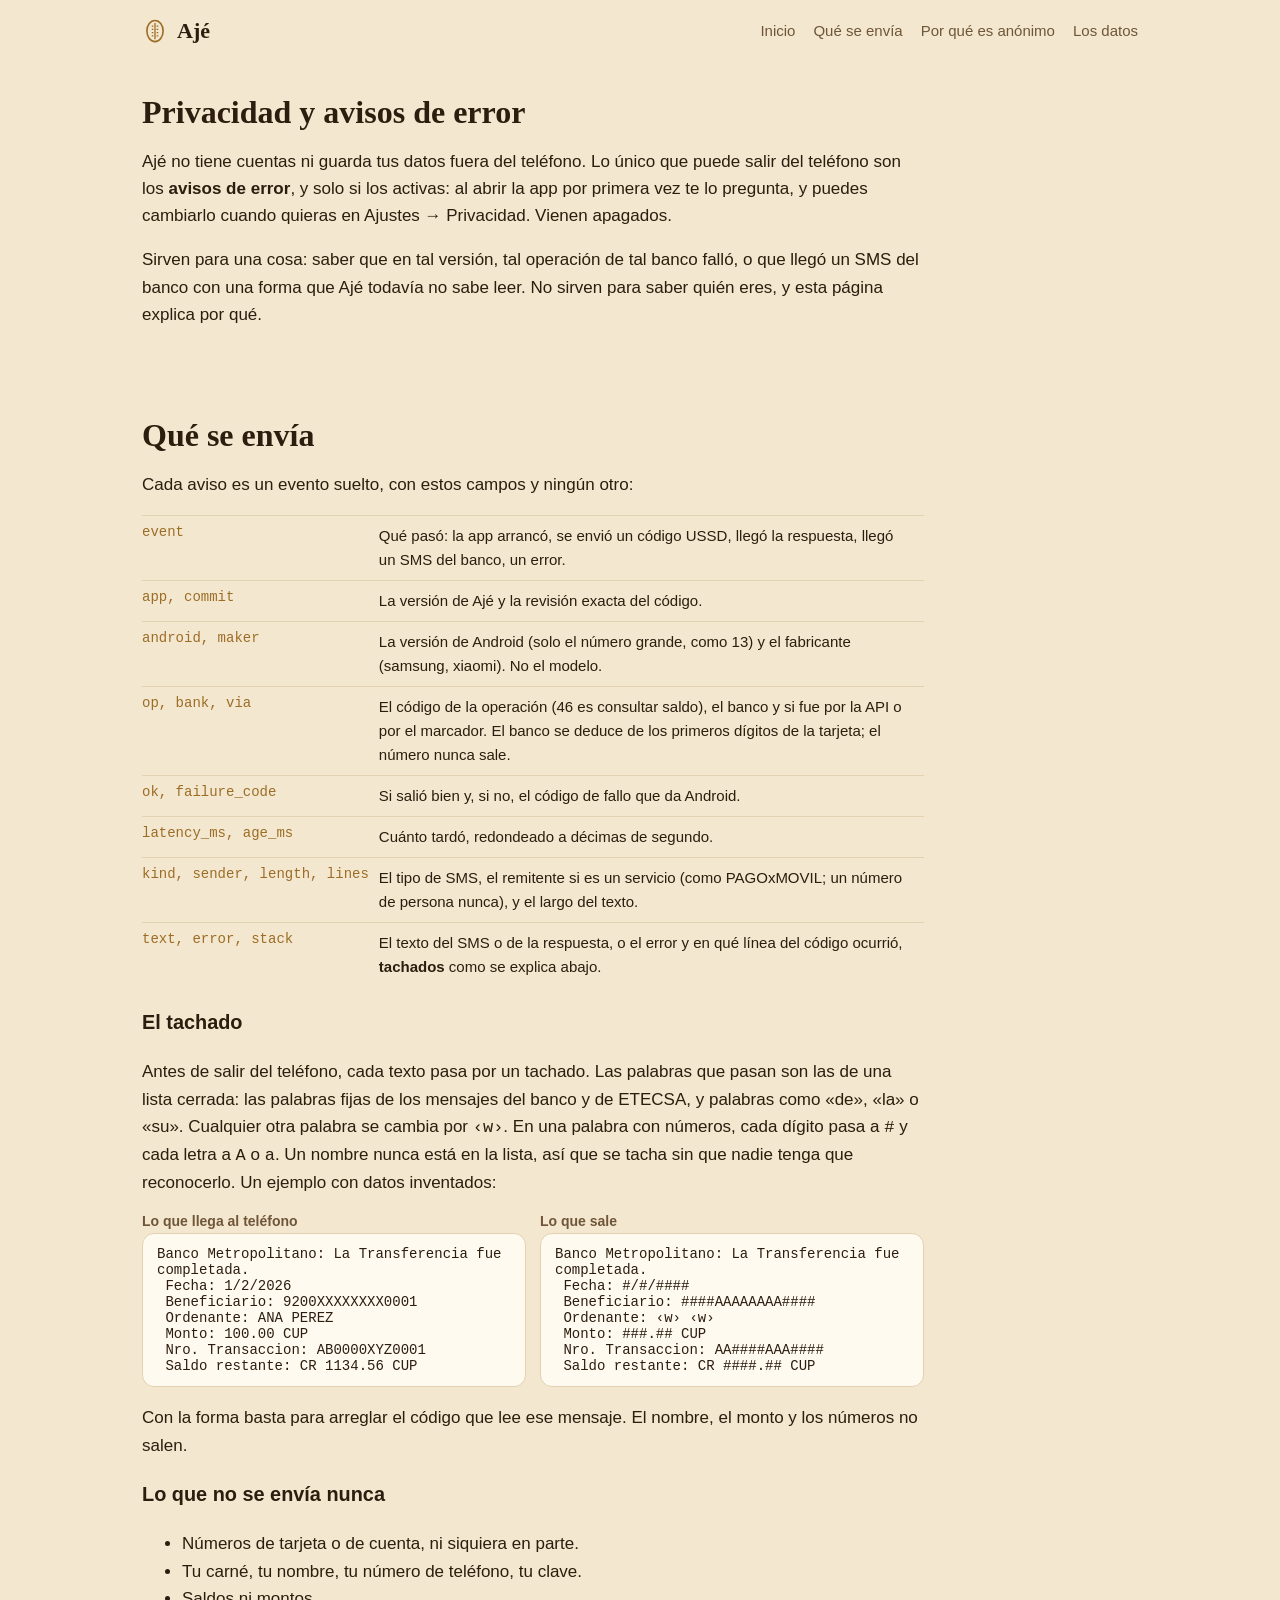
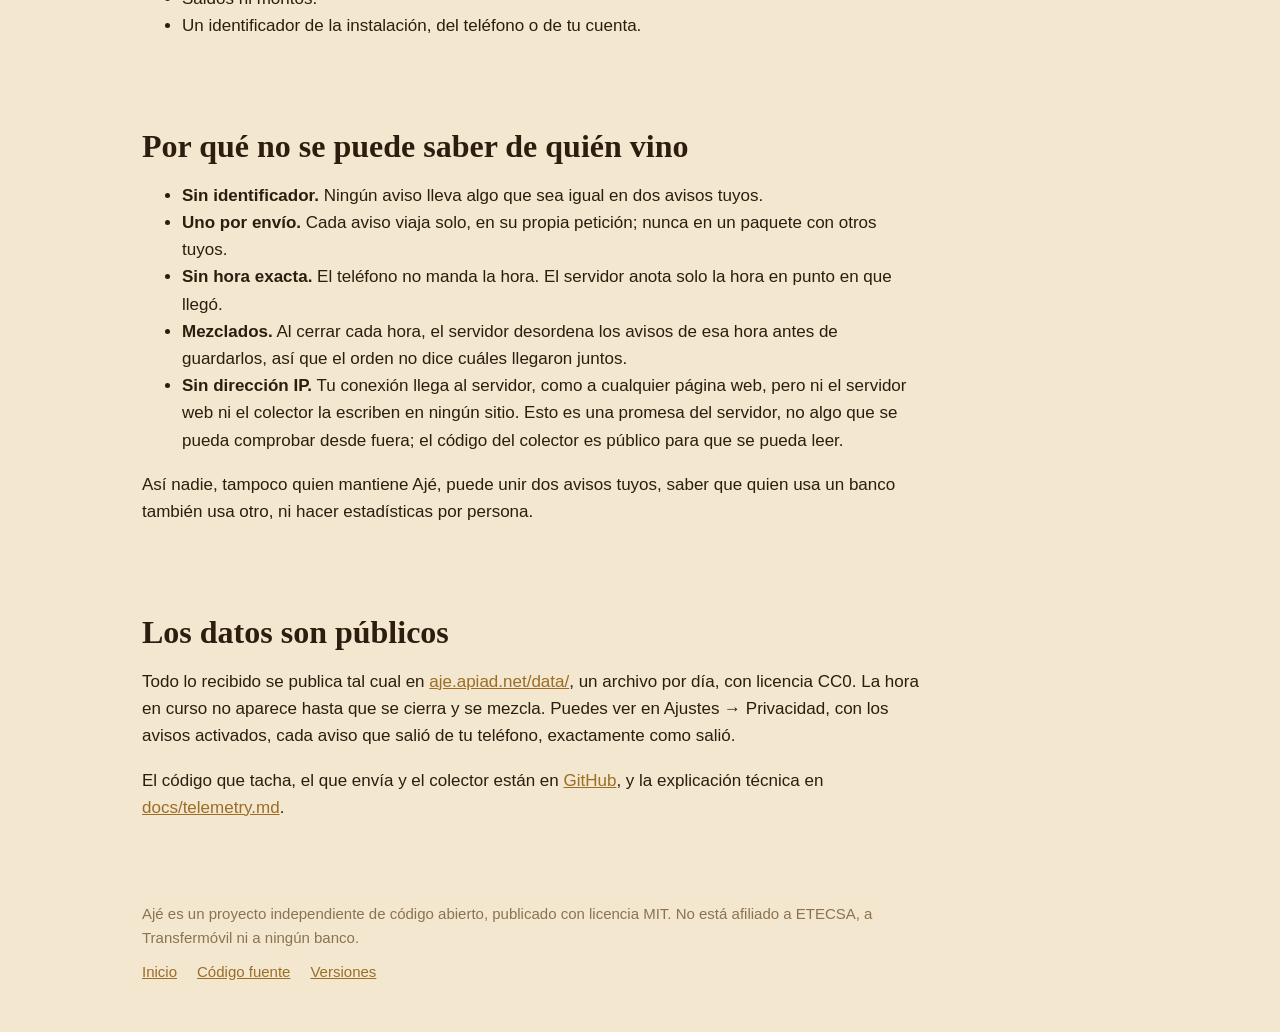
<file: site/privacidad.html>
<!doctype html>
<html lang="es">
<head>
<meta charset="utf-8">
<meta name="viewport" content="width=device-width,initial-scale=1">
<title>Ajé · privacidad y avisos de error</title>
<meta name="description" content="Qué envía Ajé si activas los avisos de error, qué no envía nunca y por qué nadie puede saber de quién vino un aviso.">
<meta name="theme-color" content="#17100a">
<style>
:root{
  --bg:#17100a;--surface:#211710;--raised:#2b1f15;--line:#3a2a1b;
  --gold:#e8b765;--gold-deep:#c4914a;--bone:#f1e8d8;--muted:#b09a7d;--faint:#8a765c;
  --river:#5fa391;--river-bg:#16271f;--clay-bg:#2a1611;--clay:#e0937a;
  --serif:"Iowan Old Style","Palatino Linotype",Palatino,"Book Antiqua",Georgia,serif;
  --sans:-apple-system,BlinkMacSystemFont,"Segoe UI",Roboto,"Helvetica Neue",Arial,sans-serif;
  --mono:ui-monospace,"SF Mono",Menlo,Consolas,"Liberation Mono",monospace;
}
@media (prefers-color-scheme:light){
  :root{--bg:#f3e7cf;--surface:#fffaf0;--raised:#f7eeda;--line:#e2d2b2;--gold:#9c6d26;--gold-deep:#7d561c;
    --bone:#2c1d0e;--muted:#6f5638;--faint:#8b7351;--river:#2f6b5c;--river-bg:#e2efe8;--clay-bg:#f4e2d8;--clay:#a2462a}
}
*{box-sizing:border-box}
html{-webkit-text-size-adjust:100%}
body{margin:0;background:var(--bg);color:var(--bone);font:17px/1.6 var(--sans)}
a{color:var(--gold)}
a:focus-visible,button:focus-visible,summary:focus-visible{outline:2px solid var(--gold);outline-offset:3px;border-radius:4px}
.wrap{max-width:1040px;margin:0 auto;padding:0 22px}
header.top{display:flex;align-items:center;gap:14px;padding:18px 0}
.mark{font:600 22px var(--serif);color:var(--bone);text-decoration:none;display:flex;align-items:center;gap:9px}
.mark svg{width:26px;height:26px}
header.top nav{margin-left:auto;display:flex;gap:18px;font-size:15px}
header.top nav a{color:var(--muted);text-decoration:none}
header.top nav a:hover{color:var(--bone)}

/* hero: the deck of cards the app shows, and the code it dials */
.hero{display:grid;grid-template-columns:1.05fr .95fr;gap:44px;align-items:center;padding:38px 0 30px}
h1{font:600 clamp(36px,5.4vw,58px)/1.08 var(--serif);margin:0;letter-spacing:-.01em;max-width:13ch}
.lede{font-size:19px;color:var(--muted);max-width:34em;margin:20px 0 0}
.ctas{display:flex;flex-wrap:wrap;gap:12px;margin-top:28px}
.btn{display:inline-block;padding:13px 20px;border-radius:14px;font:600 16px var(--sans);text-decoration:none}
.btn.gold{background:var(--gold);color:#1d1206}
.btn.ghost{border:1px solid var(--line);color:var(--bone)}
.small{font-size:14px;color:var(--faint);margin-top:12px}

.deck{position:relative;height:330px}
.card{position:absolute;left:0;right:0;height:196px;border-radius:22px;padding:20px 22px;color:#f1e8d8;
  display:flex;flex-direction:column;justify-content:space-between;border:1px solid rgba(255,255,255,.08);
  box-shadow:0 22px 40px -20px rgba(0,0,0,.75),inset 0 1px 0 rgba(255,255,255,.07)}
.card:before{content:"";position:absolute;inset:0;border-radius:inherit;background:linear-gradient(115deg,rgba(255,255,255,.1),transparent 38%,transparent 70%,rgba(232,183,101,.08));pointer-events:none}
.card .kind{font-size:12px;letter-spacing:.06em;color:#d8c8a8}
.card .name{font-weight:600;margin-top:2px}
.card .bal{font:600 34px/1 var(--sans);font-variant-numeric:tabular-nums}
.card .bal small{font-size:15px;color:#d8bb86;font-weight:500}
.card .no{font:13px var(--mono);color:#b49a6f;margin-top:6px}
.c3{top:0;transform:scale(.88);background:linear-gradient(135deg,#352318,#20140b);opacity:.7}
.c2{top:22px;transform:scale(.94);background:linear-gradient(135deg,#243528,#132019);opacity:.88}
.c1{top:48px;background:linear-gradient(135deg,#3a2912,#241708)}
.dial{position:absolute;left:8px;right:8px;bottom:0;background:var(--surface);border:1px solid var(--line);border-radius:14px;padding:12px 14px;font-size:14px;color:var(--muted)}
.dial code{display:block;font:15px var(--mono);color:var(--gold);margin-top:3px;white-space:nowrap;overflow:hidden;text-overflow:ellipsis}
.dial .ok{color:var(--river)}
@media (prefers-reduced-motion:no-preference){
  .c1{animation:rise .9s cubic-bezier(.2,0,0,1) .1s both}
  .dial{animation:fade .6s ease-out .7s both}
  @keyframes rise{from{transform:translateY(26px);opacity:0}}
  @keyframes fade{from{opacity:0}}
}

.notice{margin:26px 0 8px;padding:18px 20px;border-radius:16px;background:var(--clay-bg);color:var(--bone);border:1px solid var(--line)}
.notice p{margin:0;max-width:62em}
.notice b{color:var(--clay)}

section{padding:56px 0 8px}
h2{font:600 32px/1.15 var(--serif);margin:0 0 10px}
.intro{color:var(--muted);max-width:40em;margin:0 0 28px}

.features{display:grid;grid-template-columns:1fr 1fr;gap:6px 48px}
.feat{display:grid;grid-template-columns:34px 1fr;gap:4px 14px;padding:18px 0;border-top:1px solid var(--line)}
.feat svg{width:26px;height:26px;color:var(--gold);margin-top:3px}
.feat h3{font:600 18px var(--sans);margin:0}
.feat p{margin:2px 0 0;color:var(--muted);font-size:16px;grid-column:2}
.tag{display:inline-block;font-size:12px;font-weight:600;border-radius:999px;padding:1px 9px;margin-left:6px;vertical-align:2px;background:var(--river-bg);color:var(--river)}

.how{display:grid;grid-template-columns:1fr 1fr;gap:40px;align-items:start}
.how p{color:var(--muted);margin:0 0 14px}
.how p b{color:var(--bone)}
.flow{background:var(--surface);border:1px solid var(--line);border-radius:18px;padding:8px 18px}
.flow div{display:grid;grid-template-columns:96px 1fr;gap:12px;padding:12px 0;border-bottom:1px solid var(--line);font-size:15px}
.flow div:last-child{border:0}
.flow span{color:var(--faint)}
.flow code{font:14px var(--mono);color:var(--gold);overflow-wrap:anywhere}

ol.steps{list-style:none;counter-reset:s;padding:0;margin:0;max-width:44em}
ol.steps li{counter-increment:s;position:relative;padding:4px 0 24px 52px}
ol.steps li:before{content:counter(s);position:absolute;left:0;top:0;width:34px;height:34px;border-radius:50%;
  border:1px solid var(--gold);color:var(--gold);display:grid;place-items:center;font:600 16px var(--serif)}
ol.steps h3{font:600 18px var(--sans);margin:0 0 4px}
ol.steps p{margin:0;color:var(--muted)}
pre{background:var(--surface);border:1px solid var(--line);border-radius:12px;padding:12px 14px;font:14px var(--mono);color:var(--bone);overflow-x:auto;margin:10px 0 0}
.req{margin-top:8px;color:var(--muted)}

.channels{display:grid;grid-template-columns:1fr 1fr;gap:18px;margin-top:6px;max-width:44em}
.channels div{border:1px solid var(--line);border-radius:16px;padding:16px 18px}
.channels h3{margin:0 0 4px;font:600 18px var(--sans)}
.channels p{margin:0;color:var(--muted);font-size:16px}

details{border-top:1px solid var(--line);padding:14px 0;max-width:46em}
details:last-of-type{border-bottom:1px solid var(--line)}
summary{cursor:pointer;font-weight:600;list-style-position:outside}
details p{color:var(--muted);margin:10px 0 0}

footer{padding:56px 0 40px;color:var(--faint);font-size:15px}
footer p{max-width:52em;margin:0 0 10px}

@media (max-width:820px){
  .hero,.how{grid-template-columns:1fr;gap:30px}
  .features,.channels{grid-template-columns:1fr}
  header.top nav{display:none}
  .deck{height:310px;max-width:400px}
}
.prose{max-width:46em}
.prose h2{margin-top:8px}
.prose p,.prose li{color:var(--bone)}
.pair{display:grid;grid-template-columns:1fr 1fr;gap:14px;margin:14px 0}
.pair h3{font:600 14px var(--sans);color:var(--muted);margin:0 0 4px}
.pair pre{margin:0;white-space:pre-wrap;overflow-wrap:anywhere}
table.f{border-collapse:collapse;width:100%;font-size:15px;margin:12px 0}
table.f td{border-top:1px solid var(--line);padding:8px 10px 8px 0;vertical-align:top}
table.f td:first-child{font:14px var(--mono);color:var(--gold);white-space:nowrap}
@media (max-width:640px){.pair{grid-template-columns:1fr}table.f td:first-child{white-space:normal}}
</style>
</head>
<body>
<div class="wrap">

<header class="top">
  <a class="mark" href="./">
    <svg viewBox="0 0 32 32" aria-hidden="true"><ellipse cx="16" cy="16" rx="10" ry="13" fill="none" stroke="currentColor" stroke-width="2" style="color:var(--gold)"/><path d="M16 6v20M12 10h2M12 14h2M12 18h2M12 22h2M18 10h2M18 14h2M18 18h2M18 22h2" stroke="currentColor" stroke-width="1.6" style="color:var(--gold)"/></svg>
    Ajé
  </a>
  <nav aria-label="Secciones">
    <a href="./">Inicio</a>
    <a href="#que-se-envia">Qué se envía</a>
    <a href="#por-que">Por qué es anónimo</a>
    <a href="#datos">Los datos</a>
  </nav>
</header>

<main class="prose">
<section style="padding-top:24px">
  <h2>Privacidad y avisos de error</h2>
  <p>Ajé no tiene cuentas ni guarda tus datos fuera del teléfono. Lo único que puede salir del teléfono son los <b>avisos de error</b>, y solo si los activas: al abrir la app por primera vez te lo pregunta, y puedes cambiarlo cuando quieras en Ajustes → Privacidad. Vienen apagados.</p>
  <p>Sirven para una cosa: saber que en tal versión, tal operación de tal banco falló, o que llegó un SMS del banco con una forma que Ajé todavía no sabe leer. No sirven para saber quién eres, y esta página explica por qué.</p>
</section>

<section id="que-se-envia">
  <h2>Qué se envía</h2>
  <p>Cada aviso es un evento suelto, con estos campos y ningún otro:</p>
  <table class="f">
    <tr><td>event</td><td>Qué pasó: la app arrancó, se envió un código USSD, llegó la respuesta, llegó un SMS del banco, un error.</td></tr>
    <tr><td>app, commit</td><td>La versión de Ajé y la revisión exacta del código.</td></tr>
    <tr><td>android, maker</td><td>La versión de Android (solo el número grande, como 13) y el fabricante (samsung, xiaomi). No el modelo.</td></tr>
    <tr><td>op, bank, via</td><td>El código de la operación (46 es consultar saldo), el banco y si fue por la API o por el marcador. El banco se deduce de los primeros dígitos de la tarjeta; el número nunca sale.</td></tr>
    <tr><td>ok, failure_code</td><td>Si salió bien y, si no, el código de fallo que da Android.</td></tr>
    <tr><td>latency_ms, age_ms</td><td>Cuánto tardó, redondeado a décimas de segundo.</td></tr>
    <tr><td>kind, sender, length, lines</td><td>El tipo de SMS, el remitente si es un servicio (como PAGOxMOVIL; un número de persona nunca), y el largo del texto.</td></tr>
    <tr><td>text, error, stack</td><td>El texto del SMS o de la respuesta, o el error y en qué línea del código ocurrió, <b>tachados</b> como se explica abajo.</td></tr>
  </table>
  <h3>El tachado</h3>
  <p>Antes de salir del teléfono, cada texto pasa por un tachado. Las palabras que pasan son las de una lista cerrada: las palabras fijas de los mensajes del banco y de ETECSA, y palabras como «de», «la» o «su». Cualquier otra palabra se cambia por <code>‹w›</code>. En una palabra con números, cada dígito pasa a <code>#</code> y cada letra a <code>A</code> o <code>a</code>. Un nombre nunca está en la lista, así que se tacha sin que nadie tenga que reconocerlo. Un ejemplo con datos inventados:</p>
  <div class="pair">
    <div><h3>Lo que llega al teléfono</h3><pre>Banco Metropolitano: La Transferencia fue completada.
 Fecha: 1/2/2026
 Beneficiario: 9200XXXXXXXX0001
 Ordenante: ANA PEREZ
 Monto: 100.00 CUP
 Nro. Transaccion: AB0000XYZ0001
 Saldo restante: CR 1134.56 CUP</pre></div>
    <div><h3>Lo que sale</h3><pre>Banco Metropolitano: La Transferencia fue completada.
 Fecha: #/#/####
 Beneficiario: ####AAAAAAAA####
 Ordenante: ‹w› ‹w›
 Monto: ###.## CUP
 Nro. Transaccion: AA####AAA####
 Saldo restante: CR ####.## CUP</pre></div>
  </div>
  <p>Con la forma basta para arreglar el código que lee ese mensaje. El nombre, el monto y los números no salen.</p>
  <h3>Lo que no se envía nunca</h3>
  <ul>
    <li>Números de tarjeta o de cuenta, ni siquiera en parte.</li>
    <li>Tu carné, tu nombre, tu número de teléfono, tu clave.</li>
    <li>Saldos ni montos.</li>
    <li>Un identificador de la instalación, del teléfono o de tu cuenta.</li>
  </ul>
</section>

<section id="por-que">
  <h2>Por qué no se puede saber de quién vino</h2>
  <ul>
    <li><b>Sin identificador.</b> Ningún aviso lleva algo que sea igual en dos avisos tuyos.</li>
    <li><b>Uno por envío.</b> Cada aviso viaja solo, en su propia petición; nunca en un paquete con otros tuyos.</li>
    <li><b>Sin hora exacta.</b> El teléfono no manda la hora. El servidor anota solo la hora en punto en que llegó.</li>
    <li><b>Mezclados.</b> Al cerrar cada hora, el servidor desordena los avisos de esa hora antes de guardarlos, así que el orden no dice cuáles llegaron juntos.</li>
    <li><b>Sin dirección IP.</b> Tu conexión llega al servidor, como a cualquier página web, pero ni el servidor web ni el colector la escriben en ningún sitio. Esto es una promesa del servidor, no algo que se pueda comprobar desde fuera; el código del colector es público para que se pueda leer.</li>
  </ul>
  <p>Así nadie, tampoco quien mantiene Ajé, puede unir dos avisos tuyos, saber que quien usa un banco también usa otro, ni hacer estadísticas por persona.</p>
</section>

<section id="datos">
  <h2>Los datos son públicos</h2>
  <p>Todo lo recibido se publica tal cual en <a href="/data/">aje.apiad.net/data/</a>, un archivo por día, con licencia CC0. La hora en curso no aparece hasta que se cierra y se mezcla. Puedes ver en Ajustes → Privacidad, con los avisos activados, cada aviso que salió de tu teléfono, exactamente como salió.</p>
  <p>El código que tacha, el que envía y el colector están en <a href="https://github.com/apiad/aje">GitHub</a>, y la explicación técnica en <a href="https://github.com/apiad/aje/blob/main/docs/telemetry.md">docs/telemetry.md</a>.</p>
</section>
</main>

<footer>
  <p>Ajé es un proyecto independiente de código abierto, publicado con licencia MIT. No está afiliado a ETECSA, a Transfermóvil ni a ningún banco.</p>
  <p style="display:flex;gap:20px;flex-wrap:wrap"><a href="./">Inicio</a><a href="https://github.com/apiad/aje">Código fuente</a><a href="https://github.com/apiad/aje/releases">Versiones</a></p>
</footer>
</div>
</body>
</html>
</file>
